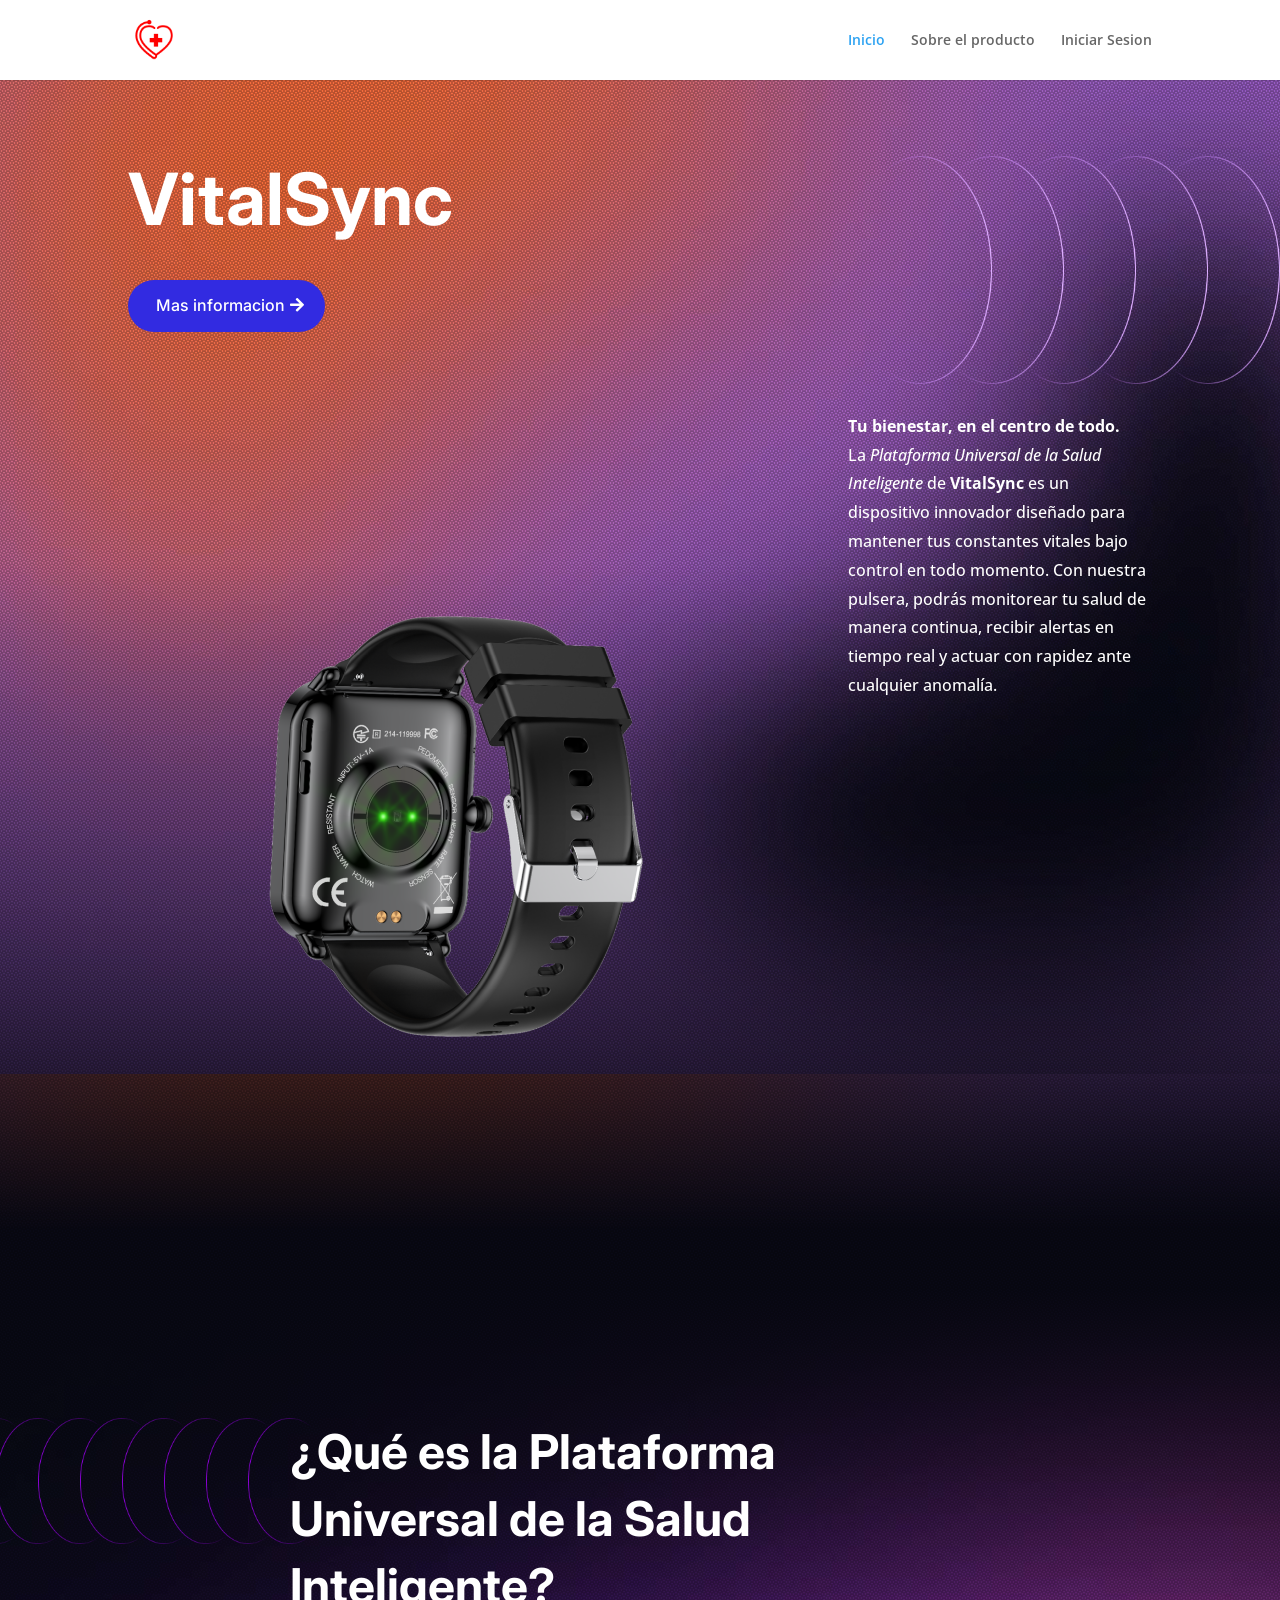
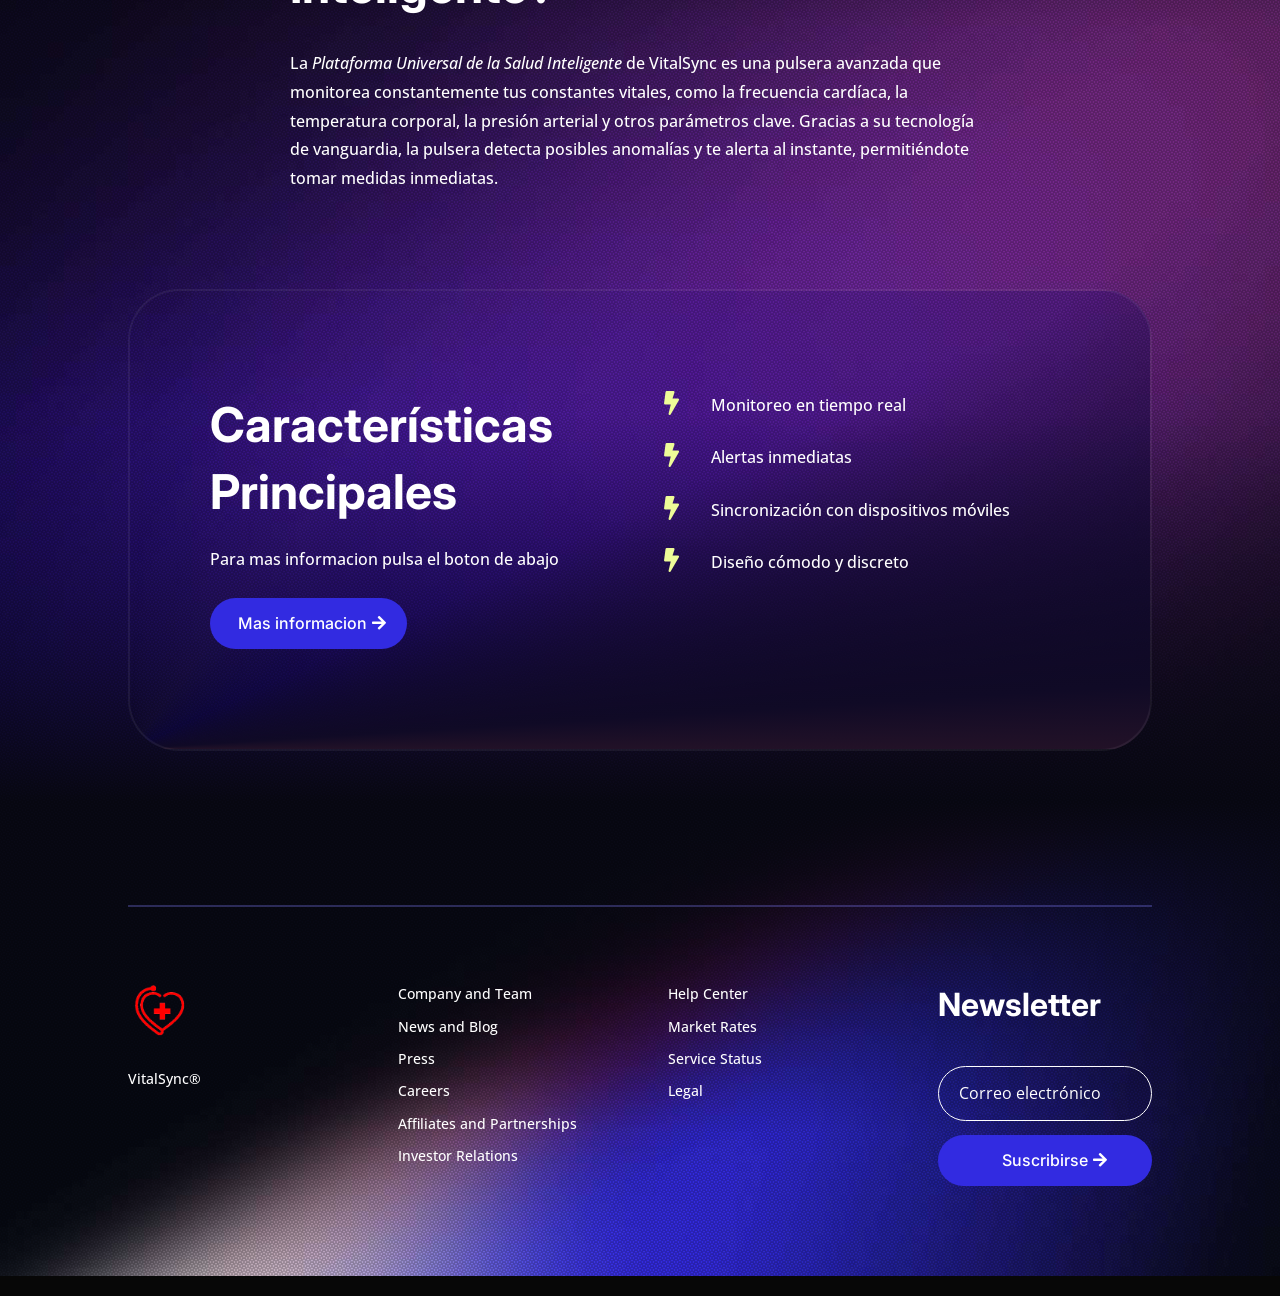
<file: wp vitalsync/index.html>
<!DOCTYPE html> <html lang="es"> <head> 	<meta charset="UTF-8" /> <meta http-equiv="X-UA-Compatible" content="IE=edge"> 	<link rel="pingback" href="http://192.168.190.129/xmlrpc.php" />  	<script type="text/javascript">
		document.documentElement.className = 'js';
	</script>  	<title>VitalSync |</title> <meta name='robots' content='max-image-preview:large' /> 	<style>img:is([sizes="auto" i], [sizes^="auto," i]) { contain-intrinsic-size: 3000px 1500px }</style> 	<script type="text/javascript">
			let jqueryParams=[],jQuery=function(r){return jqueryParams=[...jqueryParams,r],jQuery},$=function(r){return jqueryParams=[...jqueryParams,r],$};window.jQuery=jQuery,window.$=jQuery;let customHeadScripts=!1;jQuery.fn=jQuery.prototype={},$.fn=jQuery.prototype={},jQuery.noConflict=function(r){if(window.jQuery)return jQuery=window.jQuery,$=window.jQuery,customHeadScripts=!0,jQuery.noConflict},jQuery.ready=function(r){jqueryParams=[...jqueryParams,r]},$.ready=function(r){jqueryParams=[...jqueryParams,r]},jQuery.load=function(r){jqueryParams=[...jqueryParams,r]},$.load=function(r){jqueryParams=[...jqueryParams,r]},jQuery.fn.ready=function(r){jqueryParams=[...jqueryParams,r]},$.fn.ready=function(r){jqueryParams=[...jqueryParams,r]};</script><link rel='dns-prefetch' href='//fonts.googleapis.com' /> <link rel="alternate" type="application/rss+xml" title="VitalSync &raquo; Feed" href="http://192.168.190.129/feed/" /> <link rel="alternate" type="application/rss+xml" title="VitalSync &raquo; Feed de los comentarios" href="http://192.168.190.129/comments/feed/" /> <meta content="Divi v.4.23.1" name="generator"/><style id='wp-block-library-theme-inline-css' type='text/css'> .wp-block-audio :where(figcaption){color:#555;font-size:13px;text-align:center}.is-dark-theme .wp-block-audio :where(figcaption){color:#ffffffa6}.wp-block-audio{margin:0 0 1em}.wp-block-code{border:1px solid #ccc;border-radius:4px;font-family:Menlo,Consolas,monaco,monospace;padding:.8em 1em}.wp-block-embed :where(figcaption){color:#555;font-size:13px;text-align:center}.is-dark-theme .wp-block-embed :where(figcaption){color:#ffffffa6}.wp-block-embed{margin:0 0 1em}.blocks-gallery-caption{color:#555;font-size:13px;text-align:center}.is-dark-theme .blocks-gallery-caption{color:#ffffffa6}:root :where(.wp-block-image figcaption){color:#555;font-size:13px;text-align:center}.is-dark-theme :root :where(.wp-block-image figcaption){color:#ffffffa6}.wp-block-image{margin:0 0 1em}.wp-block-pullquote{border-bottom:4px solid;border-top:4px solid;color:currentColor;margin-bottom:1.75em}.wp-block-pullquote cite,.wp-block-pullquote footer,.wp-block-pullquote__citation{color:currentColor;font-size:.8125em;font-style:normal;text-transform:uppercase}.wp-block-quote{border-left:.25em solid;margin:0 0 1.75em;padding-left:1em}.wp-block-quote cite,.wp-block-quote footer{color:currentColor;font-size:.8125em;font-style:normal;position:relative}.wp-block-quote:where(.has-text-align-right){border-left:none;border-right:.25em solid;padding-left:0;padding-right:1em}.wp-block-quote:where(.has-text-align-center){border:none;padding-left:0}.wp-block-quote.is-large,.wp-block-quote.is-style-large,.wp-block-quote:where(.is-style-plain){border:none}.wp-block-search .wp-block-search__label{font-weight:700}.wp-block-search__button{border:1px solid #ccc;padding:.375em .625em}:where(.wp-block-group.has-background){padding:1.25em 2.375em}.wp-block-separator.has-css-opacity{opacity:.4}.wp-block-separator{border:none;border-bottom:2px solid;margin-left:auto;margin-right:auto}.wp-block-separator.has-alpha-channel-opacity{opacity:1}.wp-block-separator:not(.is-style-wide):not(.is-style-dots){width:100px}.wp-block-separator.has-background:not(.is-style-dots){border-bottom:none;height:1px}.wp-block-separator.has-background:not(.is-style-wide):not(.is-style-dots){height:2px}.wp-block-table{margin:0 0 1em}.wp-block-table td,.wp-block-table th{word-break:normal}.wp-block-table :where(figcaption){color:#555;font-size:13px;text-align:center}.is-dark-theme .wp-block-table :where(figcaption){color:#ffffffa6}.wp-block-video :where(figcaption){color:#555;font-size:13px;text-align:center}.is-dark-theme .wp-block-video :where(figcaption){color:#ffffffa6}.wp-block-video{margin:0 0 1em}:root :where(.wp-block-template-part.has-background){margin-bottom:0;margin-top:0;padding:1.25em 2.375em} </style> <style id='global-styles-inline-css' type='text/css'> :root{--wp--preset--aspect-ratio--square: 1;--wp--preset--aspect-ratio--4-3: 4/3;--wp--preset--aspect-ratio--3-4: 3/4;--wp--preset--aspect-ratio--3-2: 3/2;--wp--preset--aspect-ratio--2-3: 2/3;--wp--preset--aspect-ratio--16-9: 16/9;--wp--preset--aspect-ratio--9-16: 9/16;--wp--preset--color--black: #000000;--wp--preset--color--cyan-bluish-gray: #abb8c3;--wp--preset--color--white: #ffffff;--wp--preset--color--pale-pink: #f78da7;--wp--preset--color--vivid-red: #cf2e2e;--wp--preset--color--luminous-vivid-orange: #ff6900;--wp--preset--color--luminous-vivid-amber: #fcb900;--wp--preset--color--light-green-cyan: #7bdcb5;--wp--preset--color--vivid-green-cyan: #00d084;--wp--preset--color--pale-cyan-blue: #8ed1fc;--wp--preset--color--vivid-cyan-blue: #0693e3;--wp--preset--color--vivid-purple: #9b51e0;--wp--preset--gradient--vivid-cyan-blue-to-vivid-purple: linear-gradient(135deg,rgba(6,147,227,1) 0%,rgb(155,81,224) 100%);--wp--preset--gradient--light-green-cyan-to-vivid-green-cyan: linear-gradient(135deg,rgb(122,220,180) 0%,rgb(0,208,130) 100%);--wp--preset--gradient--luminous-vivid-amber-to-luminous-vivid-orange: linear-gradient(135deg,rgba(252,185,0,1) 0%,rgba(255,105,0,1) 100%);--wp--preset--gradient--luminous-vivid-orange-to-vivid-red: linear-gradient(135deg,rgba(255,105,0,1) 0%,rgb(207,46,46) 100%);--wp--preset--gradient--very-light-gray-to-cyan-bluish-gray: linear-gradient(135deg,rgb(238,238,238) 0%,rgb(169,184,195) 100%);--wp--preset--gradient--cool-to-warm-spectrum: linear-gradient(135deg,rgb(74,234,220) 0%,rgb(151,120,209) 20%,rgb(207,42,186) 40%,rgb(238,44,130) 60%,rgb(251,105,98) 80%,rgb(254,248,76) 100%);--wp--preset--gradient--blush-light-purple: linear-gradient(135deg,rgb(255,206,236) 0%,rgb(152,150,240) 100%);--wp--preset--gradient--blush-bordeaux: linear-gradient(135deg,rgb(254,205,165) 0%,rgb(254,45,45) 50%,rgb(107,0,62) 100%);--wp--preset--gradient--luminous-dusk: linear-gradient(135deg,rgb(255,203,112) 0%,rgb(199,81,192) 50%,rgb(65,88,208) 100%);--wp--preset--gradient--pale-ocean: linear-gradient(135deg,rgb(255,245,203) 0%,rgb(182,227,212) 50%,rgb(51,167,181) 100%);--wp--preset--gradient--electric-grass: linear-gradient(135deg,rgb(202,248,128) 0%,rgb(113,206,126) 100%);--wp--preset--gradient--midnight: linear-gradient(135deg,rgb(2,3,129) 0%,rgb(40,116,252) 100%);--wp--preset--font-size--small: 13px;--wp--preset--font-size--medium: 20px;--wp--preset--font-size--large: 36px;--wp--preset--font-size--x-large: 42px;--wp--preset--spacing--20: 0.44rem;--wp--preset--spacing--30: 0.67rem;--wp--preset--spacing--40: 1rem;--wp--preset--spacing--50: 1.5rem;--wp--preset--spacing--60: 2.25rem;--wp--preset--spacing--70: 3.38rem;--wp--preset--spacing--80: 5.06rem;--wp--preset--shadow--natural: 6px 6px 9px rgba(0, 0, 0, 0.2);--wp--preset--shadow--deep: 12px 12px 50px rgba(0, 0, 0, 0.4);--wp--preset--shadow--sharp: 6px 6px 0px rgba(0, 0, 0, 0.2);--wp--preset--shadow--outlined: 6px 6px 0px -3px rgba(255, 255, 255, 1), 6px 6px rgba(0, 0, 0, 1);--wp--preset--shadow--crisp: 6px 6px 0px rgba(0, 0, 0, 1);}:root { --wp--style--global--content-size: 823px;--wp--style--global--wide-size: 1080px; }:where(body) { margin: 0; }.wp-site-blocks > .alignleft { float: left; margin-right: 2em; }.wp-site-blocks > .alignright { float: right; margin-left: 2em; }.wp-site-blocks > .aligncenter { justify-content: center; margin-left: auto; margin-right: auto; }:where(.is-layout-flex){gap: 0.5em;}:where(.is-layout-grid){gap: 0.5em;}.is-layout-flow > .alignleft{float: left;margin-inline-start: 0;margin-inline-end: 2em;}.is-layout-flow > .alignright{float: right;margin-inline-start: 2em;margin-inline-end: 0;}.is-layout-flow > .aligncenter{margin-left: auto !important;margin-right: auto !important;}.is-layout-constrained > .alignleft{float: left;margin-inline-start: 0;margin-inline-end: 2em;}.is-layout-constrained > .alignright{float: right;margin-inline-start: 2em;margin-inline-end: 0;}.is-layout-constrained > .aligncenter{margin-left: auto !important;margin-right: auto !important;}.is-layout-constrained > :where(:not(.alignleft):not(.alignright):not(.alignfull)){max-width: var(--wp--style--global--content-size);margin-left: auto !important;margin-right: auto !important;}.is-layout-constrained > .alignwide{max-width: var(--wp--style--global--wide-size);}body .is-layout-flex{display: flex;}.is-layout-flex{flex-wrap: wrap;align-items: center;}.is-layout-flex > :is(*, div){margin: 0;}body .is-layout-grid{display: grid;}.is-layout-grid > :is(*, div){margin: 0;}body{padding-top: 0px;padding-right: 0px;padding-bottom: 0px;padding-left: 0px;}a:where(:not(.wp-element-button)){text-decoration: underline;}:root :where(.wp-element-button, .wp-block-button__link){background-color: #32373c;border-width: 0;color: #fff;font-family: inherit;font-size: inherit;line-height: inherit;padding: calc(0.667em + 2px) calc(1.333em + 2px);text-decoration: none;}.has-black-color{color: var(--wp--preset--color--black) !important;}.has-cyan-bluish-gray-color{color: var(--wp--preset--color--cyan-bluish-gray) !important;}.has-white-color{color: var(--wp--preset--color--white) !important;}.has-pale-pink-color{color: var(--wp--preset--color--pale-pink) !important;}.has-vivid-red-color{color: var(--wp--preset--color--vivid-red) !important;}.has-luminous-vivid-orange-color{color: var(--wp--preset--color--luminous-vivid-orange) !important;}.has-luminous-vivid-amber-color{color: var(--wp--preset--color--luminous-vivid-amber) !important;}.has-light-green-cyan-color{color: var(--wp--preset--color--light-green-cyan) !important;}.has-vivid-green-cyan-color{color: var(--wp--preset--color--vivid-green-cyan) !important;}.has-pale-cyan-blue-color{color: var(--wp--preset--color--pale-cyan-blue) !important;}.has-vivid-cyan-blue-color{color: var(--wp--preset--color--vivid-cyan-blue) !important;}.has-vivid-purple-color{color: var(--wp--preset--color--vivid-purple) !important;}.has-black-background-color{background-color: var(--wp--preset--color--black) !important;}.has-cyan-bluish-gray-background-color{background-color: var(--wp--preset--color--cyan-bluish-gray) !important;}.has-white-background-color{background-color: var(--wp--preset--color--white) !important;}.has-pale-pink-background-color{background-color: var(--wp--preset--color--pale-pink) !important;}.has-vivid-red-background-color{background-color: var(--wp--preset--color--vivid-red) !important;}.has-luminous-vivid-orange-background-color{background-color: var(--wp--preset--color--luminous-vivid-orange) !important;}.has-luminous-vivid-amber-background-color{background-color: var(--wp--preset--color--luminous-vivid-amber) !important;}.has-light-green-cyan-background-color{background-color: var(--wp--preset--color--light-green-cyan) !important;}.has-vivid-green-cyan-background-color{background-color: var(--wp--preset--color--vivid-green-cyan) !important;}.has-pale-cyan-blue-background-color{background-color: var(--wp--preset--color--pale-cyan-blue) !important;}.has-vivid-cyan-blue-background-color{background-color: var(--wp--preset--color--vivid-cyan-blue) !important;}.has-vivid-purple-background-color{background-color: var(--wp--preset--color--vivid-purple) !important;}.has-black-border-color{border-color: var(--wp--preset--color--black) !important;}.has-cyan-bluish-gray-border-color{border-color: var(--wp--preset--color--cyan-bluish-gray) !important;}.has-white-border-color{border-color: var(--wp--preset--color--white) !important;}.has-pale-pink-border-color{border-color: var(--wp--preset--color--pale-pink) !important;}.has-vivid-red-border-color{border-color: var(--wp--preset--color--vivid-red) !important;}.has-luminous-vivid-orange-border-color{border-color: var(--wp--preset--color--luminous-vivid-orange) !important;}.has-luminous-vivid-amber-border-color{border-color: var(--wp--preset--color--luminous-vivid-amber) !important;}.has-light-green-cyan-border-color{border-color: var(--wp--preset--color--light-green-cyan) !important;}.has-vivid-green-cyan-border-color{border-color: var(--wp--preset--color--vivid-green-cyan) !important;}.has-pale-cyan-blue-border-color{border-color: var(--wp--preset--color--pale-cyan-blue) !important;}.has-vivid-cyan-blue-border-color{border-color: var(--wp--preset--color--vivid-cyan-blue) !important;}.has-vivid-purple-border-color{border-color: var(--wp--preset--color--vivid-purple) !important;}.has-vivid-cyan-blue-to-vivid-purple-gradient-background{background: var(--wp--preset--gradient--vivid-cyan-blue-to-vivid-purple) !important;}.has-light-green-cyan-to-vivid-green-cyan-gradient-background{background: var(--wp--preset--gradient--light-green-cyan-to-vivid-green-cyan) !important;}.has-luminous-vivid-amber-to-luminous-vivid-orange-gradient-background{background: var(--wp--preset--gradient--luminous-vivid-amber-to-luminous-vivid-orange) !important;}.has-luminous-vivid-orange-to-vivid-red-gradient-background{background: var(--wp--preset--gradient--luminous-vivid-orange-to-vivid-red) !important;}.has-very-light-gray-to-cyan-bluish-gray-gradient-background{background: var(--wp--preset--gradient--very-light-gray-to-cyan-bluish-gray) !important;}.has-cool-to-warm-spectrum-gradient-background{background: var(--wp--preset--gradient--cool-to-warm-spectrum) !important;}.has-blush-light-purple-gradient-background{background: var(--wp--preset--gradient--blush-light-purple) !important;}.has-blush-bordeaux-gradient-background{background: var(--wp--preset--gradient--blush-bordeaux) !important;}.has-luminous-dusk-gradient-background{background: var(--wp--preset--gradient--luminous-dusk) !important;}.has-pale-ocean-gradient-background{background: var(--wp--preset--gradient--pale-ocean) !important;}.has-electric-grass-gradient-background{background: var(--wp--preset--gradient--electric-grass) !important;}.has-midnight-gradient-background{background: var(--wp--preset--gradient--midnight) !important;}.has-small-font-size{font-size: var(--wp--preset--font-size--small) !important;}.has-medium-font-size{font-size: var(--wp--preset--font-size--medium) !important;}.has-large-font-size{font-size: var(--wp--preset--font-size--large) !important;}.has-x-large-font-size{font-size: var(--wp--preset--font-size--x-large) !important;} :where(.wp-block-post-template.is-layout-flex){gap: 1.25em;}:where(.wp-block-post-template.is-layout-grid){gap: 1.25em;} :where(.wp-block-columns.is-layout-flex){gap: 2em;}:where(.wp-block-columns.is-layout-grid){gap: 2em;} :root :where(.wp-block-pullquote){font-size: 1.5em;line-height: 1.6;} </style> <link rel='stylesheet' id='et-divi-open-sans-css' href='https://fonts.googleapis.com/css?family=Open+Sans:300italic,400italic,600italic,700italic,800italic,400,300,600,700,800&#038;subset=latin,latin-ext&#038;display=swap' type='text/css' media='all' /> <style id='divi-style-inline-inline-css' type='text/css'> /*! Theme Name: Divi Theme URI: http://www.elegantthemes.com/gallery/divi/ Version: 4.23.1 Description: Smart. Flexible. Beautiful. Divi is the most powerful theme in our collection. Author: Elegant Themes Author URI: http://www.elegantthemes.com License: GNU General Public License v2 License URI: http://www.gnu.org/licenses/gpl-2.0.html */  a,abbr,acronym,address,applet,b,big,blockquote,body,center,cite,code,dd,del,dfn,div,dl,dt,em,fieldset,font,form,h1,h2,h3,h4,h5,h6,html,i,iframe,img,ins,kbd,label,legend,li,object,ol,p,pre,q,s,samp,small,span,strike,strong,sub,sup,tt,u,ul,var{margin:0;padding:0;border:0;outline:0;font-size:100%;-ms-text-size-adjust:100%;-webkit-text-size-adjust:100%;vertical-align:baseline;background:transparent}body{line-height:1}ol,ul{list-style:none}blockquote,q{quotes:none}blockquote:after,blockquote:before,q:after,q:before{content:"";content:none}blockquote{margin:20px 0 30px;border-left:5px solid;padding-left:20px}:focus{outline:0}del{text-decoration:line-through}pre{overflow:auto;padding:10px}figure{margin:0}table{border-collapse:collapse;border-spacing:0}article,aside,footer,header,hgroup,nav,section{display:block}body{font-family:Open Sans,Arial,sans-serif;font-size:14px;color:#666;background-color:#fff;line-height:1.7em;font-weight:500;-webkit-font-smoothing:antialiased;-moz-osx-font-smoothing:grayscale}body.page-template-page-template-blank-php #page-container{padding-top:0!important}body.et_cover_background{background-size:cover!important;background-position:top!important;background-repeat:no-repeat!important;background-attachment:fixed}a{color:#2ea3f2}a,a:hover{text-decoration:none}p{padding-bottom:1em}p:not(.has-background):last-of-type{padding-bottom:0}p.et_normal_padding{padding-bottom:1em}strong{font-weight:700}cite,em,i{font-style:italic}code,pre{font-family:Courier New,monospace;margin-bottom:10px}ins{text-decoration:none}sub,sup{height:0;line-height:1;position:relative;vertical-align:baseline}sup{bottom:.8em}sub{top:.3em}dl{margin:0 0 1.5em}dl dt{font-weight:700}dd{margin-left:1.5em}blockquote p{padding-bottom:0}embed,iframe,object,video{max-width:100%}h1,h2,h3,h4,h5,h6{color:#333;padding-bottom:10px;line-height:1em;font-weight:500}h1 a,h2 a,h3 a,h4 a,h5 a,h6 a{color:inherit}h1{font-size:30px}h2{font-size:26px}h3{font-size:22px}h4{font-size:18px}h5{font-size:16px}h6{font-size:14px}input{-webkit-appearance:none}input[type=checkbox]{-webkit-appearance:checkbox}input[type=radio]{-webkit-appearance:radio}input.text,input.title,input[type=email],input[type=password],input[type=tel],input[type=text],select,textarea{background-color:#fff;border:1px solid #bbb;padding:2px;color:#4e4e4e}input.text:focus,input.title:focus,input[type=text]:focus,select:focus,textarea:focus{border-color:#2d3940;color:#3e3e3e}input.text,input.title,input[type=text],select,textarea{margin:0}textarea{padding:4px}button,input,select,textarea{font-family:inherit}img{max-width:100%;height:auto}.clear{clear:both}br.clear{margin:0;padding:0}.pagination{clear:both}#et_search_icon:hover,.et-social-icon a:hover,.et_password_protected_form .et_submit_button,.form-submit .et_pb_buttontton.alt.disabled,.nav-single a,.posted_in a{color:#2ea3f2}.et-search-form,blockquote{border-color:#2ea3f2}#main-content{background-color:#fff}.container{width:80%;max-width:1080px;margin:auto;position:relative}body:not(.et-tb) #main-content .container,body:not(.et-tb-has-header) #main-content .container{padding-top:58px}.et_full_width_page #main-content .container:before{display:none}.main_title{margin-bottom:20px}.et_password_protected_form .et_submit_button:hover,.form-submit .et_pb_button:hover{background:rgba(0,0,0,.05)}.et_button_icon_visible .et_pb_button{padding-right:2em;padding-left:.7em}.et_button_icon_visible .et_pb_button:after{opacity:1;margin-left:0}.et_button_left .et_pb_button:hover:after{left:.15em}.et_button_left .et_pb_button:after{margin-left:0;left:1em}.et_button_icon_visible.et_button_left .et_pb_button,.et_button_left .et_pb_button:hover,.et_button_left .et_pb_module .et_pb_button:hover{padding-left:2em;padding-right:.7em}.et_button_icon_visible.et_button_left .et_pb_button:after,.et_button_left .et_pb_button:hover:after{left:.15em}.et_password_protected_form .et_submit_button:hover,.form-submit .et_pb_button:hover{padding:.3em 1em}.et_button_no_icon .et_pb_button:after{display:none}.et_button_no_icon.et_button_icon_visible.et_button_left .et_pb_button,.et_button_no_icon.et_button_left .et_pb_button:hover,.et_button_no_icon .et_pb_button,.et_button_no_icon .et_pb_button:hover{padding:.3em 1em!important}.et_button_custom_icon .et_pb_button:after{line-height:1.7em}.et_button_custom_icon.et_button_icon_visible .et_pb_button:after,.et_button_custom_icon .et_pb_button:hover:after{margin-left:.3em}#left-area .post_format-post-format-gallery .wp-block-gallery:first-of-type{padding:0;margin-bottom:-16px}.entry-content table:not(.variations){border:1px solid #eee;margin:0 0 15px;text-align:left;width:100%}.entry-content thead th,.entry-content tr th{color:#555;font-weight:700;padding:9px 24px}.entry-content tr td{border-top:1px solid #eee;padding:6px 24px}#left-area ul,.entry-content ul,.et-l--body ul,.et-l--footer ul,.et-l--header ul{list-style-type:disc;padding:0 0 23px 1em;line-height:26px}#left-area ol,.entry-content ol,.et-l--body ol,.et-l--footer ol,.et-l--header ol{list-style-type:decimal;list-style-position:inside;padding:0 0 23px;line-height:26px}#left-area ul li ul,.entry-content ul li ol{padding:2px 0 2px 20px}#left-area ol li ul,.entry-content ol li ol,.et-l--body ol li ol,.et-l--footer ol li ol,.et-l--header ol li ol{padding:2px 0 2px 35px}#left-area ul.wp-block-gallery{display:-webkit-box;display:-ms-flexbox;display:flex;-ms-flex-wrap:wrap;flex-wrap:wrap;list-style-type:none;padding:0}#left-area ul.products{padding:0!important;line-height:1.7!important;list-style:none!important}.gallery-item a{display:block}.gallery-caption,.gallery-item a{width:90%}#wpadminbar{z-index:100001}#left-area .post-meta{font-size:14px;padding-bottom:15px}#left-area .post-meta a{text-decoration:none;color:#666}#left-area .et_featured_image{padding-bottom:7px}.single .post{padding-bottom:25px}body.single .et_audio_content{margin-bottom:-6px}.nav-single a{text-decoration:none;color:#2ea3f2;font-size:14px;font-weight:400}.nav-previous{float:left}.nav-next{float:right}.et_password_protected_form p input{background-color:#eee;border:none!important;width:100%!important;border-radius:0!important;font-size:14px;color:#999!important;padding:16px!important;-webkit-box-sizing:border-box;box-sizing:border-box}.et_password_protected_form label{display:none}.et_password_protected_form .et_submit_button{font-family:inherit;display:block;float:right;margin:8px auto 0;cursor:pointer}.post-password-required p.nocomments.container{max-width:100%}.post-password-required p.nocomments.container:before{display:none}.aligncenter,div.post .new-post .aligncenter{display:block;margin-left:auto;margin-right:auto}.wp-caption{border:1px solid #ddd;text-align:center;background-color:#f3f3f3;margin-bottom:10px;max-width:96%;padding:8px}.wp-caption.alignleft{margin:0 30px 20px 0}.wp-caption.alignright{margin:0 0 20px 30px}.wp-caption img{margin:0;padding:0;border:0}.wp-caption p.wp-caption-text{font-size:12px;padding:0 4px 5px;margin:0}.alignright{float:right}.alignleft{float:left}img.alignleft{display:inline;float:left;margin-right:15px}img.alignright{display:inline;float:right;margin-left:15px}.page.et_pb_pagebuilder_layout #main-content{background-color:transparent}body #main-content .et_builder_inner_content>h1,body #main-content .et_builder_inner_content>h2,body #main-content .et_builder_inner_content>h3,body #main-content .et_builder_inner_content>h4,body #main-content .et_builder_inner_content>h5,body #main-content .et_builder_inner_content>h6{line-height:1.4em}body #main-content .et_builder_inner_content>p{line-height:1.7em}.wp-block-pullquote{margin:20px 0 30px}.wp-block-pullquote.has-background blockquote{border-left:none}.wp-block-group.has-background{padding:1.5em 1.5em .5em}@media (min-width:981px){#left-area{width:79.125%;padding-bottom:23px}#main-content .container:before{content:"";position:absolute;top:0;height:100%;width:1px;background-color:#e2e2e2}.et_full_width_page #left-area,.et_no_sidebar #left-area{float:none;width:100%!important}.et_full_width_page #left-area{padding-bottom:0}.et_no_sidebar #main-content .container:before{display:none}}@media (max-width:980px){#page-container{padding-top:80px}.et-tb #page-container,.et-tb-has-header #page-container{padding-top:0!important}#left-area,#sidebar{width:100%!important}#main-content .container:before{display:none!important}.et_full_width_page .et_gallery_item:nth-child(4n+1){clear:none}}@media print{#page-container{padding-top:0!important}}#wp-admin-bar-et-use-visual-builder a:before{font-family:ETmodules!important;content:"\e625";font-size:30px!important;width:28px;margin-top:-3px;color:#974df3!important}#wp-admin-bar-et-use-visual-builder:hover a:before{color:#fff!important}#wp-admin-bar-et-use-visual-builder:hover a,#wp-admin-bar-et-use-visual-builder a:hover{transition:background-color .5s ease;-webkit-transition:background-color .5s ease;-moz-transition:background-color .5s ease;background-color:#7e3bd0!important;color:#fff!important}* html .clearfix,:first-child+html .clearfix{zoom:1}.iphone .et_pb_section_video_bg video::-webkit-media-controls-start-playback-button{display:none!important;-webkit-appearance:none}.et_mobile_device .et_pb_section_parallax .et_pb_parallax_css{background-attachment:scroll}.et-social-facebook a.icon:before{content:"\e093"}.et-social-twitter a.icon:before{content:"\e094"}.et-social-google-plus a.icon:before{content:"\e096"}.et-social-instagram a.icon:before{content:"\e09a"}.et-social-rss a.icon:before{content:"\e09e"}.ai1ec-single-event:after{content:" ";display:table;clear:both}.evcal_event_details .evcal_evdata_cell .eventon_details_shading_bot.eventon_details_shading_bot{z-index:3}.wp-block-divi-layout{margin-bottom:1em}*{-webkit-box-sizing:border-box;box-sizing:border-box}#et-info-email:before,#et-info-phone:before,#et_search_icon:before,.comment-reply-link:after,.et-cart-info span:before,.et-pb-arrow-next:before,.et-pb-arrow-prev:before,.et-social-icon a:before,.et_audio_container .mejs-playpause-button button:before,.et_audio_container .mejs-volume-button button:before,.et_overlay:before,.et_password_protected_form .et_submit_button:after,.et_pb_button:after,.et_pb_contact_reset:after,.et_pb_contact_submit:after,.et_pb_font_icon:before,.et_pb_newsletter_button:after,.et_pb_pricing_table_button:after,.et_pb_promo_button:after,.et_pb_testimonial:before,.et_pb_toggle_title:before,.form-submit .et_pb_button:after,.mobile_menu_bar:before,a.et_pb_more_button:after{font-family:ETmodules!important;speak:none;font-style:normal;font-weight:400;-webkit-font-feature-settings:normal;font-feature-settings:normal;font-variant:normal;text-transform:none;line-height:1;-webkit-font-smoothing:antialiased;-moz-osx-font-smoothing:grayscale;text-shadow:0 0;direction:ltr}.et-pb-icon,.et_pb_custom_button_icon.et_pb_button:after,.et_pb_login .et_pb_custom_button_icon.et_pb_button:after,.et_pb_woo_custom_button_icon .button.et_pb_custom_button_icon.et_pb_button:after,.et_pb_woo_custom_button_icon .button.et_pb_custom_button_icon.et_pb_button:hover:after{content:attr(data-icon)}.et-pb-icon{font-family:ETmodules;speak:none;font-weight:400;-webkit-font-feature-settings:normal;font-feature-settings:normal;font-variant:normal;text-transform:none;line-height:1;-webkit-font-smoothing:antialiased;font-size:96px;font-style:normal;display:inline-block;-webkit-box-sizing:border-box;box-sizing:border-box;direction:ltr}#et-ajax-saving{display:none;-webkit-transition:background .3s,-webkit-box-shadow .3s;transition:background .3s,-webkit-box-shadow .3s;transition:background .3s,box-shadow .3s;transition:background .3s,box-shadow .3s,-webkit-box-shadow .3s;-webkit-box-shadow:rgba(0,139,219,.247059) 0 0 60px;box-shadow:0 0 60px rgba(0,139,219,.247059);position:fixed;top:50%;left:50%;width:50px;height:50px;background:#fff;border-radius:50px;margin:-25px 0 0 -25px;z-index:999999;text-align:center}#et-ajax-saving img{margin:9px}.et-safe-mode-indicator,.et-safe-mode-indicator:focus,.et-safe-mode-indicator:hover{-webkit-box-shadow:0 5px 10px rgba(41,196,169,.15);box-shadow:0 5px 10px rgba(41,196,169,.15);background:#29c4a9;color:#fff;font-size:14px;font-weight:600;padding:12px;line-height:16px;border-radius:3px;position:fixed;bottom:30px;right:30px;z-index:999999;text-decoration:none;font-family:Open Sans,sans-serif;-webkit-font-smoothing:antialiased;-moz-osx-font-smoothing:grayscale}.et_pb_button{font-size:20px;font-weight:500;padding:.3em 1em;line-height:1.7em!important;background-color:transparent;background-size:cover;background-position:50%;background-repeat:no-repeat;border:2px solid;border-radius:3px;-webkit-transition-duration:.2s;transition-duration:.2s;-webkit-transition-property:all!important;transition-property:all!important}.et_pb_button,.et_pb_button_inner{position:relative}.et_pb_button:hover,.et_pb_module .et_pb_button:hover{border:2px solid transparent;padding:.3em 2em .3em .7em}.et_pb_button:hover{background-color:hsla(0,0%,100%,.2)}.et_pb_bg_layout_light.et_pb_button:hover,.et_pb_bg_layout_light .et_pb_button:hover{background-color:rgba(0,0,0,.05)}.et_pb_button:after,.et_pb_button:before{font-size:32px;line-height:1em;content:"\35";opacity:0;position:absolute;margin-left:-1em;-webkit-transition:all .2s;transition:all .2s;text-transform:none;-webkit-font-feature-settings:"kern" off;font-feature-settings:"kern" off;font-variant:none;font-style:normal;font-weight:400;text-shadow:none}.et_pb_button.et_hover_enabled:hover:after,.et_pb_button.et_pb_hovered:hover:after{-webkit-transition:none!important;transition:none!important}.et_pb_button:before{display:none}.et_pb_button:hover:after{opacity:1;margin-left:0}.et_pb_column_1_3 h1,.et_pb_column_1_4 h1,.et_pb_column_1_5 h1,.et_pb_column_1_6 h1,.et_pb_column_2_5 h1{font-size:26px}.et_pb_column_1_3 h2,.et_pb_column_1_4 h2,.et_pb_column_1_5 h2,.et_pb_column_1_6 h2,.et_pb_column_2_5 h2{font-size:23px}.et_pb_column_1_3 h3,.et_pb_column_1_4 h3,.et_pb_column_1_5 h3,.et_pb_column_1_6 h3,.et_pb_column_2_5 h3{font-size:20px}.et_pb_column_1_3 h4,.et_pb_column_1_4 h4,.et_pb_column_1_5 h4,.et_pb_column_1_6 h4,.et_pb_column_2_5 h4{font-size:18px}.et_pb_column_1_3 h5,.et_pb_column_1_4 h5,.et_pb_column_1_5 h5,.et_pb_column_1_6 h5,.et_pb_column_2_5 h5{font-size:16px}.et_pb_column_1_3 h6,.et_pb_column_1_4 h6,.et_pb_column_1_5 h6,.et_pb_column_1_6 h6,.et_pb_column_2_5 h6{font-size:15px}.et_pb_bg_layout_dark,.et_pb_bg_layout_dark h1,.et_pb_bg_layout_dark h2,.et_pb_bg_layout_dark h3,.et_pb_bg_layout_dark h4,.et_pb_bg_layout_dark h5,.et_pb_bg_layout_dark h6{color:#fff!important}.et_pb_module.et_pb_text_align_left{text-align:left}.et_pb_module.et_pb_text_align_center{text-align:center}.et_pb_module.et_pb_text_align_right{text-align:right}.et_pb_module.et_pb_text_align_justified{text-align:justify}.clearfix:after{visibility:hidden;display:block;font-size:0;content:" ";clear:both;height:0}.et_pb_bg_layout_light .et_pb_more_button{color:#2ea3f2}.et_builder_inner_content{position:relative;z-index:1}header .et_builder_inner_content{z-index:2}.et_pb_css_mix_blend_mode_passthrough{mix-blend-mode:unset!important}.et_pb_image_container{margin:-20px -20px 29px}.et_pb_module_inner{position:relative}.et_hover_enabled_preview{z-index:2}.et_hover_enabled:hover{position:relative;z-index:2}.et_pb_all_tabs,.et_pb_module,.et_pb_posts_nav a,.et_pb_tab,.et_pb_with_background{position:relative;background-size:cover;background-position:50%;background-repeat:no-repeat}.et_pb_background_mask,.et_pb_background_pattern{bottom:0;left:0;position:absolute;right:0;top:0}.et_pb_background_mask{background-size:calc(100% + 2px) calc(100% + 2px);background-repeat:no-repeat;background-position:50%;overflow:hidden}.et_pb_background_pattern{background-position:0 0;background-repeat:repeat}.et_pb_with_border{position:relative;border:0 solid #333}.post-password-required .et_pb_row{padding:0;width:100%}.post-password-required .et_password_protected_form{min-height:0}body.et_pb_pagebuilder_layout.et_pb_show_title .post-password-required .et_password_protected_form h1,body:not(.et_pb_pagebuilder_layout) .post-password-required .et_password_protected_form h1{display:none}.et_pb_no_bg{padding:0!important}.et_overlay.et_pb_inline_icon:before,.et_pb_inline_icon:before{content:attr(data-icon)}.et_pb_more_button{color:inherit;text-shadow:none;text-decoration:none;display:inline-block;margin-top:20px}.et_parallax_bg_wrap{overflow:hidden;position:absolute;top:0;right:0;bottom:0;left:0}.et_parallax_bg{background-repeat:no-repeat;background-position:top;background-size:cover;position:absolute;bottom:0;left:0;width:100%;height:100%;display:block}.et_parallax_bg.et_parallax_bg__hover,.et_parallax_bg.et_parallax_bg_phone,.et_parallax_bg.et_parallax_bg_tablet,.et_parallax_gradient.et_parallax_gradient__hover,.et_parallax_gradient.et_parallax_gradient_phone,.et_parallax_gradient.et_parallax_gradient_tablet,.et_pb_section_parallax_hover:hover .et_parallax_bg:not(.et_parallax_bg__hover),.et_pb_section_parallax_hover:hover .et_parallax_gradient:not(.et_parallax_gradient__hover){display:none}.et_pb_section_parallax_hover:hover .et_parallax_bg.et_parallax_bg__hover,.et_pb_section_parallax_hover:hover .et_parallax_gradient.et_parallax_gradient__hover{display:block}.et_parallax_gradient{bottom:0;display:block;left:0;position:absolute;right:0;top:0}.et_pb_module.et_pb_section_parallax,.et_pb_posts_nav a.et_pb_section_parallax,.et_pb_tab.et_pb_section_parallax{position:relative}.et_pb_section_parallax .et_pb_parallax_css,.et_pb_slides .et_parallax_bg.et_pb_parallax_css{background-attachment:fixed}body.et-bfb .et_pb_section_parallax .et_pb_parallax_css,body.et-bfb .et_pb_slides .et_parallax_bg.et_pb_parallax_css{background-attachment:scroll;bottom:auto}.et_pb_section_parallax.et_pb_column .et_pb_module,.et_pb_section_parallax.et_pb_row .et_pb_column,.et_pb_section_parallax.et_pb_row .et_pb_module{z-index:9;position:relative}.et_pb_more_button:hover:after{opacity:1;margin-left:0}.et_pb_preload .et_pb_section_video_bg,.et_pb_preload>div{visibility:hidden}.et_pb_preload,.et_pb_section.et_pb_section_video.et_pb_preload{position:relative;background:#464646!important}.et_pb_preload:before{content:"";position:absolute;top:50%;left:50%;background:url(./images/preloader.gif) no-repeat;border-radius:32px;width:32px;height:32px;margin:-16px 0 0 -16px}.box-shadow-overlay{position:absolute;top:0;left:0;width:100%;height:100%;z-index:10;pointer-events:none}.et_pb_section>.box-shadow-overlay~.et_pb_row{z-index:11}body.safari .section_has_divider{will-change:transform}.et_pb_row>.box-shadow-overlay{z-index:8}.has-box-shadow-overlay{position:relative}.et_clickable{cursor:pointer}.screen-reader-text{border:0;clip:rect(1px,1px,1px,1px);-webkit-clip-path:inset(50%);clip-path:inset(50%);height:1px;margin:-1px;overflow:hidden;padding:0;position:absolute!important;width:1px;word-wrap:normal!important}.et_multi_view_hidden,.et_multi_view_hidden_image{display:none!important}@keyframes multi-view-image-fade{0%{opacity:0}10%{opacity:.1}20%{opacity:.2}30%{opacity:.3}40%{opacity:.4}50%{opacity:.5}60%{opacity:.6}70%{opacity:.7}80%{opacity:.8}90%{opacity:.9}to{opacity:1}}.et_multi_view_image__loading{visibility:hidden}.et_multi_view_image__loaded{-webkit-animation:multi-view-image-fade .5s;animation:multi-view-image-fade .5s}#et-pb-motion-effects-offset-tracker{visibility:hidden!important;opacity:0;position:absolute;top:0;left:0}.et-pb-before-scroll-animation{opacity:0}header.et-l.et-l--header:after{clear:both;display:block;content:""}.et_pb_module{-webkit-animation-timing-function:linear;animation-timing-function:linear;-webkit-animation-duration:.2s;animation-duration:.2s}@-webkit-keyframes fadeBottom{0%{opacity:0;-webkit-transform:translateY(10%);transform:translateY(10%)}to{opacity:1;-webkit-transform:translateY(0);transform:translateY(0)}}@keyframes fadeBottom{0%{opacity:0;-webkit-transform:translateY(10%);transform:translateY(10%)}to{opacity:1;-webkit-transform:translateY(0);transform:translateY(0)}}@-webkit-keyframes fadeLeft{0%{opacity:0;-webkit-transform:translateX(-10%);transform:translateX(-10%)}to{opacity:1;-webkit-transform:translateX(0);transform:translateX(0)}}@keyframes fadeLeft{0%{opacity:0;-webkit-transform:translateX(-10%);transform:translateX(-10%)}to{opacity:1;-webkit-transform:translateX(0);transform:translateX(0)}}@-webkit-keyframes fadeRight{0%{opacity:0;-webkit-transform:translateX(10%);transform:translateX(10%)}to{opacity:1;-webkit-transform:translateX(0);transform:translateX(0)}}@keyframes fadeRight{0%{opacity:0;-webkit-transform:translateX(10%);transform:translateX(10%)}to{opacity:1;-webkit-transform:translateX(0);transform:translateX(0)}}@-webkit-keyframes fadeTop{0%{opacity:0;-webkit-transform:translateY(-10%);transform:translateY(-10%)}to{opacity:1;-webkit-transform:translateX(0);transform:translateX(0)}}@keyframes fadeTop{0%{opacity:0;-webkit-transform:translateY(-10%);transform:translateY(-10%)}to{opacity:1;-webkit-transform:translateX(0);transform:translateX(0)}}@-webkit-keyframes fadeIn{0%{opacity:0}to{opacity:1}}@keyframes fadeIn{0%{opacity:0}to{opacity:1}}.et-waypoint:not(.et_pb_counters){opacity:0}@media (min-width:981px){.et_pb_section.et_section_specialty div.et_pb_row .et_pb_column .et_pb_column .et_pb_module.et-last-child,.et_pb_section.et_section_specialty div.et_pb_row .et_pb_column .et_pb_column .et_pb_module:last-child,.et_pb_section.et_section_specialty div.et_pb_row .et_pb_column .et_pb_row_inner .et_pb_column .et_pb_module.et-last-child,.et_pb_section.et_section_specialty div.et_pb_row .et_pb_column .et_pb_row_inner .et_pb_column .et_pb_module:last-child,.et_pb_section div.et_pb_row .et_pb_column .et_pb_module.et-last-child,.et_pb_section div.et_pb_row .et_pb_column .et_pb_module:last-child{margin-bottom:0}}@media (max-width:980px){.et_overlay.et_pb_inline_icon_tablet:before,.et_pb_inline_icon_tablet:before{content:attr(data-icon-tablet)}.et_parallax_bg.et_parallax_bg_tablet_exist,.et_parallax_gradient.et_parallax_gradient_tablet_exist{display:none}.et_parallax_bg.et_parallax_bg_tablet,.et_parallax_gradient.et_parallax_gradient_tablet{display:block}.et_pb_column .et_pb_module{margin-bottom:30px}.et_pb_row .et_pb_column .et_pb_module.et-last-child,.et_pb_row .et_pb_column .et_pb_module:last-child,.et_section_specialty .et_pb_row .et_pb_column .et_pb_module.et-last-child,.et_section_specialty .et_pb_row .et_pb_column .et_pb_module:last-child{margin-bottom:0}.et_pb_more_button{display:inline-block!important}.et_pb_bg_layout_light_tablet.et_pb_button,.et_pb_bg_layout_light_tablet.et_pb_module.et_pb_button,.et_pb_bg_layout_light_tablet .et_pb_more_button{color:#2ea3f2}.et_pb_bg_layout_light_tablet .et_pb_forgot_password a{color:#666}.et_pb_bg_layout_light_tablet h1,.et_pb_bg_layout_light_tablet h2,.et_pb_bg_layout_light_tablet h3,.et_pb_bg_layout_light_tablet h4,.et_pb_bg_layout_light_tablet h5,.et_pb_bg_layout_light_tablet h6{color:#333!important}.et_pb_module .et_pb_bg_layout_light_tablet.et_pb_button{color:#2ea3f2!important}.et_pb_bg_layout_light_tablet{color:#666!important}.et_pb_bg_layout_dark_tablet,.et_pb_bg_layout_dark_tablet h1,.et_pb_bg_layout_dark_tablet h2,.et_pb_bg_layout_dark_tablet h3,.et_pb_bg_layout_dark_tablet h4,.et_pb_bg_layout_dark_tablet h5,.et_pb_bg_layout_dark_tablet h6{color:#fff!important}.et_pb_bg_layout_dark_tablet.et_pb_button,.et_pb_bg_layout_dark_tablet.et_pb_module.et_pb_button,.et_pb_bg_layout_dark_tablet .et_pb_more_button{color:inherit}.et_pb_bg_layout_dark_tablet .et_pb_forgot_password a{color:#fff}.et_pb_module.et_pb_text_align_left-tablet{text-align:left}.et_pb_module.et_pb_text_align_center-tablet{text-align:center}.et_pb_module.et_pb_text_align_right-tablet{text-align:right}.et_pb_module.et_pb_text_align_justified-tablet{text-align:justify}}@media (max-width:767px){.et_pb_more_button{display:inline-block!important}.et_overlay.et_pb_inline_icon_phone:before,.et_pb_inline_icon_phone:before{content:attr(data-icon-phone)}.et_parallax_bg.et_parallax_bg_phone_exist,.et_parallax_gradient.et_parallax_gradient_phone_exist{display:none}.et_parallax_bg.et_parallax_bg_phone,.et_parallax_gradient.et_parallax_gradient_phone{display:block}.et-hide-mobile{display:none!important}.et_pb_bg_layout_light_phone.et_pb_button,.et_pb_bg_layout_light_phone.et_pb_module.et_pb_button,.et_pb_bg_layout_light_phone .et_pb_more_button{color:#2ea3f2}.et_pb_bg_layout_light_phone .et_pb_forgot_password a{color:#666}.et_pb_bg_layout_light_phone h1,.et_pb_bg_layout_light_phone h2,.et_pb_bg_layout_light_phone h3,.et_pb_bg_layout_light_phone h4,.et_pb_bg_layout_light_phone h5,.et_pb_bg_layout_light_phone h6{color:#333!important}.et_pb_module .et_pb_bg_layout_light_phone.et_pb_button{color:#2ea3f2!important}.et_pb_bg_layout_light_phone{color:#666!important}.et_pb_bg_layout_dark_phone,.et_pb_bg_layout_dark_phone h1,.et_pb_bg_layout_dark_phone h2,.et_pb_bg_layout_dark_phone h3,.et_pb_bg_layout_dark_phone h4,.et_pb_bg_layout_dark_phone h5,.et_pb_bg_layout_dark_phone h6{color:#fff!important}.et_pb_bg_layout_dark_phone.et_pb_button,.et_pb_bg_layout_dark_phone.et_pb_module.et_pb_button,.et_pb_bg_layout_dark_phone .et_pb_more_button{color:inherit}.et_pb_module .et_pb_bg_layout_dark_phone.et_pb_button{color:#fff!important}.et_pb_bg_layout_dark_phone .et_pb_forgot_password a{color:#fff}.et_pb_module.et_pb_text_align_left-phone{text-align:left}.et_pb_module.et_pb_text_align_center-phone{text-align:center}.et_pb_module.et_pb_text_align_right-phone{text-align:right}.et_pb_module.et_pb_text_align_justified-phone{text-align:justify}}@media (max-width:479px){a.et_pb_more_button{display:block}}@media (min-width:768px) and (max-width:980px){[data-et-multi-view-load-tablet-hidden=true]:not(.et_multi_view_swapped){display:none!important}}@media (max-width:767px){[data-et-multi-view-load-phone-hidden=true]:not(.et_multi_view_swapped){display:none!important}}.et_pb_menu.et_pb_menu--style-inline_centered_logo .et_pb_menu__menu nav ul{-webkit-box-pack:center;-ms-flex-pack:center;justify-content:center}@-webkit-keyframes multi-view-image-fade{0%{-webkit-transform:scale(1);transform:scale(1);opacity:1}50%{-webkit-transform:scale(1.01);transform:scale(1.01);opacity:1}to{-webkit-transform:scale(1);transform:scale(1);opacity:1}} </style> <style id='divi-dynamic-critical-inline-css' type='text/css'> @font-face{font-family:ETmodules;font-display:block;src:url(./fonts/modules.eot);src:url(./fonts/modules.eot?#iefix) format("embedded-opentype"),url(./fonts/modules.woff) format("woff"),url(./fonts/modules.ttf) format("truetype"),url(//192.168.190.129/wp-content/themes/Divi/core/admin/fonts/modules/base/modules.svg#ETmodules) format("svg");font-weight:400;font-style:normal} @font-face{font-family:FontAwesome;font-style:normal;font-weight:400;font-display:block;src:url(./fonts/fa-regular-400.eot);src:url(./fonts/fa-regular-400.eot?#iefix) format("embedded-opentype"),url(./fonts/fa-regular-400.woff2) format("woff2"),url(./fonts/fa-regular-400.woff) format("woff"),url(./fonts/fa-regular-400.ttf) format("truetype"),url(//192.168.190.129/wp-content/themes/Divi/core/admin/fonts/fontawesome/fa-regular-400.svg#fontawesome) format("svg")}@font-face{font-family:FontAwesome;font-style:normal;font-weight:900;font-display:block;src:url(./fonts/fa-solid-900.eot);src:url(./fonts/fa-solid-900.eot?#iefix) format("embedded-opentype"),url(./fonts/fa-solid-900.woff2) format("woff2"),url(./fonts/fa-solid-900.woff) format("woff"),url(./fonts/fa-solid-900.ttf) format("truetype"),url(//192.168.190.129/wp-content/themes/Divi/core/admin/fonts/fontawesome/fa-solid-900.svg#fontawesome) format("svg")}@font-face{font-family:FontAwesome;font-style:normal;font-weight:400;font-display:block;src:url(./fonts/fa-brands-400.eot);src:url(./fonts/fa-brands-400.eot?#iefix) format("embedded-opentype"),url(./fonts/fa-brands-400.woff2) format("woff2"),url(./fonts/fa-brands-400.woff) format("woff"),url(./fonts/fa-brands-400.ttf) format("truetype"),url(//192.168.190.129/wp-content/themes/Divi/core/admin/fonts/fontawesome/fa-brands-400.svg#fontawesome) format("svg")} @media (min-width:981px){.et_pb_gutters3 .et_pb_column,.et_pb_gutters3.et_pb_row .et_pb_column{margin-right:5.5%}.et_pb_gutters3 .et_pb_column_4_4,.et_pb_gutters3.et_pb_row .et_pb_column_4_4{width:100%}.et_pb_gutters3 .et_pb_column_4_4 .et_pb_module,.et_pb_gutters3.et_pb_row .et_pb_column_4_4 .et_pb_module{margin-bottom:2.75%}.et_pb_gutters3 .et_pb_column_3_4,.et_pb_gutters3.et_pb_row .et_pb_column_3_4{width:73.625%}.et_pb_gutters3 .et_pb_column_3_4 .et_pb_module,.et_pb_gutters3.et_pb_row .et_pb_column_3_4 .et_pb_module{margin-bottom:3.735%}.et_pb_gutters3 .et_pb_column_2_3,.et_pb_gutters3.et_pb_row .et_pb_column_2_3{width:64.833%}.et_pb_gutters3 .et_pb_column_2_3 .et_pb_module,.et_pb_gutters3.et_pb_row .et_pb_column_2_3 .et_pb_module{margin-bottom:4.242%}.et_pb_gutters3 .et_pb_column_3_5,.et_pb_gutters3.et_pb_row .et_pb_column_3_5{width:57.8%}.et_pb_gutters3 .et_pb_column_3_5 .et_pb_module,.et_pb_gutters3.et_pb_row .et_pb_column_3_5 .et_pb_module{margin-bottom:4.758%}.et_pb_gutters3 .et_pb_column_1_2,.et_pb_gutters3.et_pb_row .et_pb_column_1_2{width:47.25%}.et_pb_gutters3 .et_pb_column_1_2 .et_pb_module,.et_pb_gutters3.et_pb_row .et_pb_column_1_2 .et_pb_module{margin-bottom:5.82%}.et_pb_gutters3 .et_pb_column_2_5,.et_pb_gutters3.et_pb_row .et_pb_column_2_5{width:36.7%}.et_pb_gutters3 .et_pb_column_2_5 .et_pb_module,.et_pb_gutters3.et_pb_row .et_pb_column_2_5 .et_pb_module{margin-bottom:7.493%}.et_pb_gutters3 .et_pb_column_1_3,.et_pb_gutters3.et_pb_row .et_pb_column_1_3{width:29.6667%}.et_pb_gutters3 .et_pb_column_1_3 .et_pb_module,.et_pb_gutters3.et_pb_row .et_pb_column_1_3 .et_pb_module{margin-bottom:9.27%}.et_pb_gutters3 .et_pb_column_1_4,.et_pb_gutters3.et_pb_row .et_pb_column_1_4{width:20.875%}.et_pb_gutters3 .et_pb_column_1_4 .et_pb_module,.et_pb_gutters3.et_pb_row .et_pb_column_1_4 .et_pb_module{margin-bottom:13.174%}.et_pb_gutters3 .et_pb_column_1_5,.et_pb_gutters3.et_pb_row .et_pb_column_1_5{width:15.6%}.et_pb_gutters3 .et_pb_column_1_5 .et_pb_module,.et_pb_gutters3.et_pb_row .et_pb_column_1_5 .et_pb_module{margin-bottom:17.628%}.et_pb_gutters3 .et_pb_column_1_6,.et_pb_gutters3.et_pb_row .et_pb_column_1_6{width:12.0833%}.et_pb_gutters3 .et_pb_column_1_6 .et_pb_module,.et_pb_gutters3.et_pb_row .et_pb_column_1_6 .et_pb_module{margin-bottom:22.759%}.et_pb_gutters3 .et_full_width_page.woocommerce-page ul.products li.product{width:20.875%;margin-right:5.5%;margin-bottom:5.5%}.et_pb_gutters3.et_left_sidebar.woocommerce-page #main-content ul.products li.product,.et_pb_gutters3.et_right_sidebar.woocommerce-page #main-content ul.products li.product{width:28.353%;margin-right:7.47%}.et_pb_gutters3.et_left_sidebar.woocommerce-page #main-content ul.products.columns-1 li.product,.et_pb_gutters3.et_right_sidebar.woocommerce-page #main-content ul.products.columns-1 li.product{width:100%;margin-right:0}.et_pb_gutters3.et_left_sidebar.woocommerce-page #main-content ul.products.columns-2 li.product,.et_pb_gutters3.et_right_sidebar.woocommerce-page #main-content ul.products.columns-2 li.product{width:48%;margin-right:4%}.et_pb_gutters3.et_left_sidebar.woocommerce-page #main-content ul.products.columns-2 li:nth-child(2n+2),.et_pb_gutters3.et_right_sidebar.woocommerce-page #main-content ul.products.columns-2 li:nth-child(2n+2){margin-right:0}.et_pb_gutters3.et_left_sidebar.woocommerce-page #main-content ul.products.columns-2 li:nth-child(3n+1),.et_pb_gutters3.et_right_sidebar.woocommerce-page #main-content ul.products.columns-2 li:nth-child(3n+1){clear:none}} #et-secondary-menu li,#top-menu li{word-wrap:break-word}.nav li ul,.et_mobile_menu{border-color:#2EA3F2}.mobile_menu_bar:before,.mobile_menu_bar:after,#top-menu li.current-menu-ancestor>a,#top-menu li.current-menu-item>a{color:#2EA3F2}#main-header{-webkit-transition:background-color 0.4s, color 0.4s, opacity 0.4s ease-in-out, -webkit-transform 0.4s;transition:background-color 0.4s, color 0.4s, opacity 0.4s ease-in-out, -webkit-transform 0.4s;transition:background-color 0.4s, color 0.4s, transform 0.4s, opacity 0.4s ease-in-out;transition:background-color 0.4s, color 0.4s, transform 0.4s, opacity 0.4s ease-in-out, -webkit-transform 0.4s}#main-header.et-disabled-animations *{-webkit-transition-duration:0s !important;transition-duration:0s !important}.container{text-align:left;position:relative}.et_fixed_nav.et_show_nav #page-container{padding-top:80px}.et_fixed_nav.et_show_nav.et-tb #page-container,.et_fixed_nav.et_show_nav.et-tb-has-header #page-container{padding-top:0 !important}.et_fixed_nav.et_show_nav.et_secondary_nav_enabled #page-container{padding-top:111px}.et_fixed_nav.et_show_nav.et_secondary_nav_enabled.et_header_style_centered #page-container{padding-top:177px}.et_fixed_nav.et_show_nav.et_header_style_centered #page-container{padding-top:147px}.et_fixed_nav #main-header{position:fixed}.et-cloud-item-editor #page-container{padding-top:0 !important}.et_header_style_left #et-top-navigation{padding-top:33px}.et_header_style_left #et-top-navigation nav>ul>li>a{padding-bottom:33px}.et_header_style_left .logo_container{position:absolute;height:100%;width:100%}.et_header_style_left #et-top-navigation .mobile_menu_bar{padding-bottom:24px}.et_hide_search_icon #et_top_search{display:none !important}#logo{width:auto;-webkit-transition:all 0.4s ease-in-out;transition:all 0.4s ease-in-out;margin-bottom:0;max-height:54%;display:inline-block;float:none;vertical-align:middle;-webkit-transform:translate3d(0, 0, 0)}.et_pb_svg_logo #logo{height:54%}.logo_container{-webkit-transition:all 0.4s ease-in-out;transition:all 0.4s ease-in-out}span.logo_helper{display:inline-block;height:100%;vertical-align:middle;width:0}.safari .centered-inline-logo-wrap{-webkit-transform:translate3d(0, 0, 0);-webkit-transition:all 0.4s ease-in-out;transition:all 0.4s ease-in-out}#et-define-logo-wrap img{width:100%}.gecko #et-define-logo-wrap.svg-logo{position:relative !important}#top-menu-nav,#top-menu{line-height:0}#et-top-navigation{font-weight:600}.et_fixed_nav #et-top-navigation{-webkit-transition:all 0.4s ease-in-out;transition:all 0.4s ease-in-out}.et-cart-info span:before{content:"\e07a";margin-right:10px;position:relative}nav#top-menu-nav,#top-menu,nav.et-menu-nav,.et-menu{float:left}#top-menu li{display:inline-block;font-size:14px;padding-right:22px}#top-menu>li:last-child{padding-right:0}.et_fullwidth_nav.et_non_fixed_nav.et_header_style_left #top-menu>li:last-child>ul.sub-menu{right:0}#top-menu a{color:rgba(0,0,0,0.6);text-decoration:none;display:block;position:relative;-webkit-transition:opacity 0.4s ease-in-out, background-color 0.4s ease-in-out;transition:opacity 0.4s ease-in-out, background-color 0.4s ease-in-out}#top-menu-nav>ul>li>a:hover{opacity:0.7;-webkit-transition:all 0.4s ease-in-out;transition:all 0.4s ease-in-out}#et_search_icon:before{content:"\55";font-size:17px;left:0;position:absolute;top:-3px}#et_search_icon:hover{cursor:pointer}#et_top_search{float:right;margin:3px 0 0 22px;position:relative;display:block;width:18px}#et_top_search.et_search_opened{position:absolute;width:100%}.et-search-form{top:0;bottom:0;right:0;position:absolute;z-index:1000;width:100%}.et-search-form input{width:90%;border:none;color:#333;position:absolute;top:0;bottom:0;right:30px;margin:auto;background:transparent}.et-search-form .et-search-field::-ms-clear{width:0;height:0;display:none}.et_search_form_container{-webkit-animation:none;animation:none;-o-animation:none}.container.et_search_form_container{position:relative;opacity:0;height:1px}.container.et_search_form_container.et_pb_search_visible{z-index:999;-webkit-animation:fadeInTop 1s 1 cubic-bezier(0.77, 0, 0.175, 1);animation:fadeInTop 1s 1 cubic-bezier(0.77, 0, 0.175, 1)}.et_pb_search_visible.et_pb_no_animation{opacity:1}.et_pb_search_form_hidden{-webkit-animation:fadeOutTop 1s 1 cubic-bezier(0.77, 0, 0.175, 1);animation:fadeOutTop 1s 1 cubic-bezier(0.77, 0, 0.175, 1)}span.et_close_search_field{display:block;width:30px;height:30px;z-index:99999;position:absolute;right:0;cursor:pointer;top:0;bottom:0;margin:auto}span.et_close_search_field:after{font-family:'ETmodules';content:'\4d';speak:none;font-weight:normal;font-variant:normal;text-transform:none;line-height:1;-webkit-font-smoothing:antialiased;font-size:32px;display:inline-block;-webkit-box-sizing:border-box;box-sizing:border-box}.container.et_menu_container{z-index:99}.container.et_search_form_container.et_pb_search_form_hidden{z-index:1 !important}.et_search_outer{width:100%;overflow:hidden;position:absolute;top:0}.container.et_pb_menu_hidden{z-index:-1}form.et-search-form{background:rgba(0,0,0,0) !important}input[type="search"]::-webkit-search-cancel-button{-webkit-appearance:none}.et-cart-info{color:inherit}#et-top-navigation .et-cart-info{float:left;margin:-2px 0 0 22px;font-size:16px}#et-top-navigation{float:right}#top-menu li li{padding:0 20px;margin:0}#top-menu li li a{padding:6px 20px;width:200px}.nav li.et-touch-hover>ul{opacity:1;visibility:visible}#top-menu .menu-item-has-children>a:first-child:after,#et-secondary-nav .menu-item-has-children>a:first-child:after{font-family:'ETmodules';content:"3";font-size:16px;position:absolute;right:0;top:0;font-weight:800}#top-menu .menu-item-has-children>a:first-child,#et-secondary-nav .menu-item-has-children>a:first-child{padding-right:20px}#top-menu li .menu-item-has-children>a:first-child{padding-right:40px}#top-menu li .menu-item-has-children>a:first-child:after{right:20px;top:6px}#top-menu li.mega-menu{position:inherit}#top-menu li.mega-menu>ul{padding:30px 20px;position:absolute !important;width:100%;left:0 !important}#top-menu li.mega-menu ul li{margin:0;float:left !important;display:block !important;padding:0 !important}#top-menu li.mega-menu>ul>li:nth-of-type(4n){clear:right}#top-menu li.mega-menu>ul>li:nth-of-type(4n+1){clear:left}#top-menu li.mega-menu ul li li{width:100%}#top-menu li.mega-menu li>ul{-webkit-animation:none !important;animation:none !important;padding:0px;border:none;left:auto;top:auto;width:90% !important;position:relative;-webkit-box-shadow:none;box-shadow:none}#top-menu li.mega-menu li ul{visibility:visible;opacity:1;display:none}#top-menu li.mega-menu.et-hover li ul{display:block}#top-menu li.mega-menu.et-hover>ul{opacity:1 !important;visibility:visible !important}#top-menu li.mega-menu>ul>li>a{width:90%;padding:0 20px 10px}#top-menu li.mega-menu>ul>li>a:first-child{padding-top:0 !important;font-weight:bold;border-bottom:1px solid rgba(0,0,0,0.03)}#top-menu li.mega-menu>ul>li>a:first-child:hover{background-color:transparent !important}#top-menu li.mega-menu li>a{width:100%}#top-menu li.mega-menu.mega-menu-parent li li,#top-menu li.mega-menu.mega-menu-parent li>a{width:100% !important}#top-menu li.mega-menu.mega-menu-parent li>.sub-menu{float:left;width:100% !important}#top-menu li.mega-menu>ul>li{width:25%;margin:0}#top-menu li.mega-menu.mega-menu-parent-3>ul>li{width:33.33%}#top-menu li.mega-menu.mega-menu-parent-2>ul>li{width:50%}#top-menu li.mega-menu.mega-menu-parent-1>ul>li{width:100%}#top-menu li.mega-menu .menu-item-has-children>a:first-child:after{display:none}#top-menu li.mega-menu>ul>li>ul>li{width:100%;margin:0}#et_mobile_nav_menu{float:right;display:none}.mobile_menu_bar{position:relative;display:block;line-height:0}.mobile_menu_bar:before,.et_toggle_slide_menu:after{content:"\61";font-size:32px;left:0;position:relative;top:0;cursor:pointer}.mobile_nav .select_page{display:none}.et_pb_menu_hidden #top-menu,.et_pb_menu_hidden #et_search_icon:before,.et_pb_menu_hidden .et-cart-info{opacity:0;-webkit-animation:fadeOutBottom 1s 1 cubic-bezier(0.77, 0, 0.175, 1);animation:fadeOutBottom 1s 1 cubic-bezier(0.77, 0, 0.175, 1)}.et_pb_menu_visible #top-menu,.et_pb_menu_visible #et_search_icon:before,.et_pb_menu_visible .et-cart-info{z-index:99;opacity:1;-webkit-animation:fadeInBottom 1s 1 cubic-bezier(0.77, 0, 0.175, 1);animation:fadeInBottom 1s 1 cubic-bezier(0.77, 0, 0.175, 1)}.et_pb_menu_hidden #top-menu,.et_pb_menu_hidden #et_search_icon:before,.et_pb_menu_hidden .mobile_menu_bar{opacity:0;-webkit-animation:fadeOutBottom 1s 1 cubic-bezier(0.77, 0, 0.175, 1);animation:fadeOutBottom 1s 1 cubic-bezier(0.77, 0, 0.175, 1)}.et_pb_menu_visible #top-menu,.et_pb_menu_visible #et_search_icon:before,.et_pb_menu_visible .mobile_menu_bar{z-index:99;opacity:1;-webkit-animation:fadeInBottom 1s 1 cubic-bezier(0.77, 0, 0.175, 1);animation:fadeInBottom 1s 1 cubic-bezier(0.77, 0, 0.175, 1)}.et_pb_no_animation #top-menu,.et_pb_no_animation #et_search_icon:before,.et_pb_no_animation .mobile_menu_bar,.et_pb_no_animation.et_search_form_container{animation:none !important;-o-animation:none !important;-webkit-animation:none !important;-moz-animation:none !important}body.admin-bar.et_fixed_nav #main-header{top:32px}body.et-wp-pre-3_8.admin-bar.et_fixed_nav #main-header{top:28px}body.et_fixed_nav.et_secondary_nav_enabled #main-header{top:30px}body.admin-bar.et_fixed_nav.et_secondary_nav_enabled #main-header{top:63px}@media all and (min-width: 981px){.et_hide_primary_logo #main-header:not(.et-fixed-header) .logo_container,.et_hide_fixed_logo #main-header.et-fixed-header .logo_container{height:0;opacity:0;-webkit-transition:all 0.4s ease-in-out;transition:all 0.4s ease-in-out}.et_hide_primary_logo #main-header:not(.et-fixed-header) .centered-inline-logo-wrap,.et_hide_fixed_logo #main-header.et-fixed-header .centered-inline-logo-wrap{height:0;opacity:0;padding:0}.et-animated-content#page-container{-webkit-transition:margin-top 0.4s ease-in-out;transition:margin-top 0.4s ease-in-out}.et_hide_nav #page-container{-webkit-transition:none;transition:none}.et_fullwidth_nav .et-search-form,.et_fullwidth_nav .et_close_search_field{right:30px}#main-header.et-fixed-header{-webkit-box-shadow:0 0 7px rgba(0,0,0,0.1) !important;box-shadow:0 0 7px rgba(0,0,0,0.1) !important}.et_header_style_left .et-fixed-header #et-top-navigation{padding-top:20px}.et_header_style_left .et-fixed-header #et-top-navigation nav>ul>li>a{padding-bottom:20px}.et_hide_nav.et_fixed_nav #main-header{opacity:0}.et_hide_nav.et_fixed_nav .et-fixed-header#main-header{-webkit-transform:translateY(0px) !important;transform:translateY(0px) !important;opacity:1}.et_hide_nav .centered-inline-logo-wrap,.et_hide_nav.et_fixed_nav #main-header,.et_hide_nav.et_fixed_nav #main-header,.et_hide_nav .centered-inline-logo-wrap{-webkit-transition-duration:.7s;transition-duration:.7s}.et_hide_nav #page-container{padding-top:0 !important}.et_primary_nav_dropdown_animation_fade #et-top-navigation ul li:hover>ul,.et_secondary_nav_dropdown_animation_fade #et-secondary-nav li:hover>ul{-webkit-transition:all .2s ease-in-out;transition:all .2s ease-in-out}.et_primary_nav_dropdown_animation_slide #et-top-navigation ul li:hover>ul,.et_secondary_nav_dropdown_animation_slide #et-secondary-nav li:hover>ul{-webkit-animation:fadeLeft .4s ease-in-out;animation:fadeLeft .4s ease-in-out}.et_primary_nav_dropdown_animation_expand #et-top-navigation ul li:hover>ul,.et_secondary_nav_dropdown_animation_expand #et-secondary-nav li:hover>ul{-webkit-transform-origin:0 0;transform-origin:0 0;-webkit-animation:Grow .4s ease-in-out;animation:Grow .4s ease-in-out;-webkit-backface-visibility:visible !important;backface-visibility:visible !important}.et_primary_nav_dropdown_animation_flip #et-top-navigation ul li ul li:hover>ul,.et_secondary_nav_dropdown_animation_flip #et-secondary-nav ul li:hover>ul{-webkit-animation:flipInX .6s ease-in-out;animation:flipInX .6s ease-in-out;-webkit-backface-visibility:visible !important;backface-visibility:visible !important}.et_primary_nav_dropdown_animation_flip #et-top-navigation ul li:hover>ul,.et_secondary_nav_dropdown_animation_flip #et-secondary-nav li:hover>ul{-webkit-animation:flipInY .6s ease-in-out;animation:flipInY .6s ease-in-out;-webkit-backface-visibility:visible !important;backface-visibility:visible !important}.et_fullwidth_nav #main-header .container{width:100%;max-width:100%;padding-right:32px;padding-left:30px}.et_non_fixed_nav.et_fullwidth_nav.et_header_style_left #main-header .container{padding-left:0}.et_non_fixed_nav.et_fullwidth_nav.et_header_style_left .logo_container{padding-left:30px}}@media all and (max-width: 980px){.et_fixed_nav.et_show_nav.et_secondary_nav_enabled #page-container,.et_fixed_nav.et_show_nav #page-container{padding-top:80px}.et_fixed_nav.et_show_nav.et-tb #page-container,.et_fixed_nav.et_show_nav.et-tb-has-header #page-container{padding-top:0 !important}.et_non_fixed_nav #page-container{padding-top:0}.et_fixed_nav.et_secondary_nav_only_menu.admin-bar #main-header{top:32px !important}.et_hide_mobile_logo #main-header .logo_container{display:none;opacity:0;-webkit-transition:all 0.4s ease-in-out;transition:all 0.4s ease-in-out}#top-menu{display:none}.et_hide_nav.et_fixed_nav #main-header{-webkit-transform:translateY(0px) !important;transform:translateY(0px) !important;opacity:1}#et-top-navigation{margin-right:0;-webkit-transition:none;transition:none}.et_fixed_nav #main-header{position:absolute}.et_header_style_left .et-fixed-header #et-top-navigation,.et_header_style_left #et-top-navigation{padding-top:24px;display:block}.et_fixed_nav #main-header{-webkit-transition:none;transition:none}.et_fixed_nav_temp #main-header{top:0 !important}#logo,.logo_container,#main-header,.container{-webkit-transition:none;transition:none}.et_header_style_left #logo{max-width:50%}#et_top_search{margin:0 35px 0 0;float:left}#et_search_icon:before{top:7px}.et_header_style_left .et-search-form{width:50% !important;max-width:50% !important}#et_mobile_nav_menu{display:block}#et-top-navigation .et-cart-info{margin-top:5px}}@media screen and (max-width: 782px){body.admin-bar.et_fixed_nav #main-header{top:46px}}@media all and (max-width: 767px){#et-top-navigation{margin-right:0}body.admin-bar.et_fixed_nav #main-header{top:46px}}@media all and (max-width: 479px){#et-top-navigation{margin-right:0}}@media print{#top-header,#main-header{position:relative !important;top:auto !important;right:auto !important;bottom:auto !important;left:auto !important}} @-webkit-keyframes fadeOutTop{0%{opacity:1;-webkit-transform:translatey(0);transform:translatey(0)}to{opacity:0;-webkit-transform:translatey(-60%);transform:translatey(-60%)}}@keyframes fadeOutTop{0%{opacity:1;-webkit-transform:translatey(0);transform:translatey(0)}to{opacity:0;-webkit-transform:translatey(-60%);transform:translatey(-60%)}}@-webkit-keyframes fadeInTop{0%{opacity:0;-webkit-transform:translatey(-60%);transform:translatey(-60%)}to{opacity:1;-webkit-transform:translatey(0);transform:translatey(0)}}@keyframes fadeInTop{0%{opacity:0;-webkit-transform:translatey(-60%);transform:translatey(-60%)}to{opacity:1;-webkit-transform:translatey(0);transform:translatey(0)}}@-webkit-keyframes fadeInBottom{0%{opacity:0;-webkit-transform:translatey(60%);transform:translatey(60%)}to{opacity:1;-webkit-transform:translatey(0);transform:translatey(0)}}@keyframes fadeInBottom{0%{opacity:0;-webkit-transform:translatey(60%);transform:translatey(60%)}to{opacity:1;-webkit-transform:translatey(0);transform:translatey(0)}}@-webkit-keyframes fadeOutBottom{0%{opacity:1;-webkit-transform:translatey(0);transform:translatey(0)}to{opacity:0;-webkit-transform:translatey(60%);transform:translatey(60%)}}@keyframes fadeOutBottom{0%{opacity:1;-webkit-transform:translatey(0);transform:translatey(0)}to{opacity:0;-webkit-transform:translatey(60%);transform:translatey(60%)}}@-webkit-keyframes Grow{0%{opacity:0;-webkit-transform:scaleY(.5);transform:scaleY(.5)}to{opacity:1;-webkit-transform:scale(1);transform:scale(1)}}@keyframes Grow{0%{opacity:0;-webkit-transform:scaleY(.5);transform:scaleY(.5)}to{opacity:1;-webkit-transform:scale(1);transform:scale(1)}}/*! 	  * Animate.css - http://daneden.me/animate 	  * Licensed under the MIT license - http://opensource.org/licenses/MIT 	  * Copyright (c) 2015 Daniel Eden 	 */@-webkit-keyframes flipInX{0%{-webkit-transform:perspective(400px) rotateX(90deg);transform:perspective(400px) rotateX(90deg);-webkit-animation-timing-function:ease-in;animation-timing-function:ease-in;opacity:0}40%{-webkit-transform:perspective(400px) rotateX(-20deg);transform:perspective(400px) rotateX(-20deg);-webkit-animation-timing-function:ease-in;animation-timing-function:ease-in}60%{-webkit-transform:perspective(400px) rotateX(10deg);transform:perspective(400px) rotateX(10deg);opacity:1}80%{-webkit-transform:perspective(400px) rotateX(-5deg);transform:perspective(400px) rotateX(-5deg)}to{-webkit-transform:perspective(400px);transform:perspective(400px)}}@keyframes flipInX{0%{-webkit-transform:perspective(400px) rotateX(90deg);transform:perspective(400px) rotateX(90deg);-webkit-animation-timing-function:ease-in;animation-timing-function:ease-in;opacity:0}40%{-webkit-transform:perspective(400px) rotateX(-20deg);transform:perspective(400px) rotateX(-20deg);-webkit-animation-timing-function:ease-in;animation-timing-function:ease-in}60%{-webkit-transform:perspective(400px) rotateX(10deg);transform:perspective(400px) rotateX(10deg);opacity:1}80%{-webkit-transform:perspective(400px) rotateX(-5deg);transform:perspective(400px) rotateX(-5deg)}to{-webkit-transform:perspective(400px);transform:perspective(400px)}}@-webkit-keyframes flipInY{0%{-webkit-transform:perspective(400px) rotateY(90deg);transform:perspective(400px) rotateY(90deg);-webkit-animation-timing-function:ease-in;animation-timing-function:ease-in;opacity:0}40%{-webkit-transform:perspective(400px) rotateY(-20deg);transform:perspective(400px) rotateY(-20deg);-webkit-animation-timing-function:ease-in;animation-timing-function:ease-in}60%{-webkit-transform:perspective(400px) rotateY(10deg);transform:perspective(400px) rotateY(10deg);opacity:1}80%{-webkit-transform:perspective(400px) rotateY(-5deg);transform:perspective(400px) rotateY(-5deg)}to{-webkit-transform:perspective(400px);transform:perspective(400px)}}@keyframes flipInY{0%{-webkit-transform:perspective(400px) rotateY(90deg);transform:perspective(400px) rotateY(90deg);-webkit-animation-timing-function:ease-in;animation-timing-function:ease-in;opacity:0}40%{-webkit-transform:perspective(400px) rotateY(-20deg);transform:perspective(400px) rotateY(-20deg);-webkit-animation-timing-function:ease-in;animation-timing-function:ease-in}60%{-webkit-transform:perspective(400px) rotateY(10deg);transform:perspective(400px) rotateY(10deg);opacity:1}80%{-webkit-transform:perspective(400px) rotateY(-5deg);transform:perspective(400px) rotateY(-5deg)}to{-webkit-transform:perspective(400px);transform:perspective(400px)}} #main-header{line-height:23px;font-weight:500;top:0;background-color:#fff;width:100%;-webkit-box-shadow:0 1px 0 rgba(0,0,0,.1);box-shadow:0 1px 0 rgba(0,0,0,.1);position:relative;z-index:99999}.nav li li{padding:0 20px;margin:0}.et-menu li li a{padding:6px 20px;width:200px}.nav li{position:relative;line-height:1em}.nav li li{position:relative;line-height:2em}.nav li ul{position:absolute;padding:20px 0;z-index:9999;width:240px;background:#fff;visibility:hidden;opacity:0;border-top:3px solid #2ea3f2;box-shadow:0 2px 5px rgba(0,0,0,.1);-moz-box-shadow:0 2px 5px rgba(0,0,0,.1);-webkit-box-shadow:0 2px 5px rgba(0,0,0,.1);-webkit-transform:translateZ(0);text-align:left}.nav li.et-hover>ul{visibility:visible}.nav li.et-touch-hover>ul,.nav li:hover>ul{opacity:1;visibility:visible}.nav li li ul{z-index:1000;top:-23px;left:240px}.nav li.et-reverse-direction-nav li ul{left:auto;right:240px}.nav li:hover{visibility:inherit}.et_mobile_menu li a,.nav li li a{font-size:14px;-webkit-transition:opacity .2s ease-in-out,background-color .2s ease-in-out;transition:opacity .2s ease-in-out,background-color .2s ease-in-out}.et_mobile_menu li a:hover,.nav ul li a:hover{background-color:rgba(0,0,0,.03);opacity:.7}.et-dropdown-removing>ul{display:none}.mega-menu .et-dropdown-removing>ul{display:block}.et-menu .menu-item-has-children>a:first-child:after{font-family:ETmodules;content:"3";font-size:16px;position:absolute;right:0;top:0;font-weight:800}.et-menu .menu-item-has-children>a:first-child{padding-right:20px}.et-menu li li.menu-item-has-children>a:first-child:after{right:20px;top:6px}.et-menu-nav li.mega-menu{position:inherit}.et-menu-nav li.mega-menu>ul{padding:30px 20px;position:absolute!important;width:100%;left:0!important}.et-menu-nav li.mega-menu ul li{margin:0;float:left!important;display:block!important;padding:0!important}.et-menu-nav li.mega-menu li>ul{-webkit-animation:none!important;animation:none!important;padding:0;border:none;left:auto;top:auto;width:240px!important;position:relative;box-shadow:none;-webkit-box-shadow:none}.et-menu-nav li.mega-menu li ul{visibility:visible;opacity:1;display:none}.et-menu-nav li.mega-menu.et-hover li ul,.et-menu-nav li.mega-menu:hover li ul{display:block}.et-menu-nav li.mega-menu:hover>ul{opacity:1!important;visibility:visible!important}.et-menu-nav li.mega-menu>ul>li>a:first-child{padding-top:0!important;font-weight:700;border-bottom:1px solid rgba(0,0,0,.03)}.et-menu-nav li.mega-menu>ul>li>a:first-child:hover{background-color:transparent!important}.et-menu-nav li.mega-menu li>a{width:200px!important}.et-menu-nav li.mega-menu.mega-menu-parent li>a,.et-menu-nav li.mega-menu.mega-menu-parent li li{width:100%!important}.et-menu-nav li.mega-menu.mega-menu-parent li>.sub-menu{float:left;width:100%!important}.et-menu-nav li.mega-menu>ul>li{width:25%;margin:0}.et-menu-nav li.mega-menu.mega-menu-parent-3>ul>li{width:33.33%}.et-menu-nav li.mega-menu.mega-menu-parent-2>ul>li{width:50%}.et-menu-nav li.mega-menu.mega-menu-parent-1>ul>li{width:100%}.et_pb_fullwidth_menu li.mega-menu .menu-item-has-children>a:first-child:after,.et_pb_menu li.mega-menu .menu-item-has-children>a:first-child:after{display:none}.et_fullwidth_nav #top-menu li.mega-menu>ul{width:auto;left:30px!important;right:30px!important}.et_mobile_menu{position:absolute;left:0;padding:5%;background:#fff;width:100%;visibility:visible;opacity:1;display:none;z-index:9999;border-top:3px solid #2ea3f2;box-shadow:0 2px 5px rgba(0,0,0,.1);-moz-box-shadow:0 2px 5px rgba(0,0,0,.1);-webkit-box-shadow:0 2px 5px rgba(0,0,0,.1)}#main-header .et_mobile_menu li ul,.et_pb_fullwidth_menu .et_mobile_menu li ul,.et_pb_menu .et_mobile_menu li ul{visibility:visible!important;display:block!important;padding-left:10px}.et_mobile_menu li li{padding-left:5%}.et_mobile_menu li a{border-bottom:1px solid rgba(0,0,0,.03);color:#666;padding:10px 5%;display:block}.et_mobile_menu .menu-item-has-children>a{font-weight:700;background-color:rgba(0,0,0,.03)}.et_mobile_menu li .menu-item-has-children>a{background-color:transparent}.et_mobile_nav_menu{float:right;display:none}.mobile_menu_bar{position:relative;display:block;line-height:0}.mobile_menu_bar:before{content:"a";font-size:32px;position:relative;left:0;top:0;cursor:pointer}.et_pb_module .mobile_menu_bar:before{top:2px}.mobile_nav .select_page{display:none} .et-social-icons{float:right}.et-social-icons li{display:inline-block;margin-left:20px}.et-social-icon a{display:inline-block;font-size:24px;position:relative;text-align:center;-webkit-transition:color 300ms ease 0s;transition:color 300ms ease 0s;color:#666;text-decoration:none}.et-social-icons a:hover{opacity:0.7;-webkit-transition:all 0.4s ease-in-out;transition:all 0.4s ease-in-out}.et-social-icon span{display:none}.et_duplicate_social_icons{display:none}@media all and (max-width: 980px){.et-social-icons{float:none;text-align:center}}@media all and (max-width: 980px){.et-social-icons{margin:0 0 5px}} .et_pb_widget{float:left;max-width:100%;word-wrap:break-word}.et_pb_widget a{text-decoration:none;color:#666}.et_pb_widget li a:hover{color:#82c0c7}.et_pb_widget ol li,.et_pb_widget ul li{margin-bottom:.5em}.et_pb_widget ol li ol li,.et_pb_widget ul li ul li{margin-left:15px}.et_pb_widget select{width:100%;height:28px;padding:0 5px}.et_pb_widget_area .et_pb_widget a{color:inherit}.et_pb_bg_layout_light .et_pb_widget li a{color:#666}.et_pb_bg_layout_dark .et_pb_widget li a{color:inherit} .widget_search .screen-reader-text,.et_pb_widget .wp-block-search__label{display:none}.widget_search input#s,.widget_search input#searchsubmit,.et_pb_widget .wp-block-search__input,.et_pb_widget .wp-block-search__button{padding:.7em;height:40px !important;margin:0;font-size:14px;line-height:normal !important;border:1px solid #ddd;color:#666}.widget_search #s,.et_pb_widget .wp-block-search__input{width:100%;border-radius:3px}.widget_search #searchform,.et_pb_widget .wp-block-search{position:relative}.widget_search #searchsubmit,.et_pb_widget .wp-block-search__button{background-color:#ddd;-webkit-border-top-right-radius:3px;-webkit-border-bottom-right-radius:3px;-moz-border-radius-topright:3px;-moz-border-radius-bottomright:3px;border-top-right-radius:3px;border-bottom-right-radius:3px;position:absolute;right:0;top:0}#searchsubmit,.et_pb_widget .wp-block-search__button{cursor:pointer} .et_pb_section{position:relative;background-color:#fff;background-position:50%;background-size:100%;background-size:cover}.et_pb_section--absolute,.et_pb_section--fixed{width:100%}.et_pb_section.et_section_transparent{background-color:transparent}.et_pb_fullwidth_section{padding:0}.et_pb_fullwidth_section>.et_pb_module:not(.et_pb_post_content):not(.et_pb_fullwidth_post_content) .et_pb_row{padding:0!important}.et_pb_inner_shadow{-webkit-box-shadow:inset 0 0 7px rgba(0,0,0,.07);box-shadow:inset 0 0 7px rgba(0,0,0,.07)}.et_pb_bottom_inside_divider,.et_pb_top_inside_divider{display:block;background-repeat-y:no-repeat;height:100%;position:absolute;pointer-events:none;width:100%;left:0;right:0}.et_pb_bottom_inside_divider.et-no-transition,.et_pb_top_inside_divider.et-no-transition{-webkit-transition:none!important;transition:none!important}.et-fb .section_has_divider.et_fb_element_controls_visible--child>.et_pb_bottom_inside_divider,.et-fb .section_has_divider.et_fb_element_controls_visible--child>.et_pb_top_inside_divider{z-index:1}.et_pb_section_video:not(.et_pb_section--with-menu){overflow:hidden;position:relative}.et_pb_column>.et_pb_section_video_bg{z-index:-1}.et_pb_section_video_bg{visibility:visible;position:absolute;top:0;left:0;width:100%;height:100%;overflow:hidden;display:block;pointer-events:none;-webkit-transition:display .3s;transition:display .3s}.et_pb_section_video_bg.et_pb_section_video_bg_hover,.et_pb_section_video_bg.et_pb_section_video_bg_phone,.et_pb_section_video_bg.et_pb_section_video_bg_tablet,.et_pb_section_video_bg.et_pb_section_video_bg_tablet_only{display:none}.et_pb_section_video_bg .mejs-controls,.et_pb_section_video_bg .mejs-overlay-play{display:none!important}.et_pb_section_video_bg embed,.et_pb_section_video_bg iframe,.et_pb_section_video_bg object,.et_pb_section_video_bg video{max-width:none}.et_pb_section_video_bg .mejs-video{left:50%;position:absolute;max-width:none}.et_pb_section_video_bg .mejs-overlay-loading{display:none!important}.et_pb_social_network_link .et_pb_section_video{overflow:visible}.et_pb_section_video_on_hover:hover>.et_pb_section_video_bg{display:none}.et_pb_section_video_on_hover:hover>.et_pb_section_video_bg_hover,.et_pb_section_video_on_hover:hover>.et_pb_section_video_bg_hover_inherit{display:block}@media (min-width:981px){.et_pb_section{padding:4% 0}body.et_pb_pagebuilder_layout.et_pb_show_title .post-password-required .et_pb_section,body:not(.et_pb_pagebuilder_layout) .post-password-required .et_pb_section{padding-top:0}.et_pb_fullwidth_section{padding:0}.et_pb_section_video_bg.et_pb_section_video_bg_desktop_only{display:block}}@media (max-width:980px){.et_pb_section{padding:50px 0}body.et_pb_pagebuilder_layout.et_pb_show_title .post-password-required .et_pb_section,body:not(.et_pb_pagebuilder_layout) .post-password-required .et_pb_section{padding-top:0}.et_pb_fullwidth_section{padding:0}.et_pb_section_video_bg.et_pb_section_video_bg_tablet{display:block}.et_pb_section_video_bg.et_pb_section_video_bg_desktop_only{display:none}}@media (min-width:768px){.et_pb_section_video_bg.et_pb_section_video_bg_desktop_tablet{display:block}}@media (min-width:768px) and (max-width:980px){.et_pb_section_video_bg.et_pb_section_video_bg_tablet_only{display:block}}@media (max-width:767px){.et_pb_section_video_bg.et_pb_section_video_bg_phone{display:block}.et_pb_section_video_bg.et_pb_section_video_bg_desktop_tablet{display:none}} .et_pb_row{width:80%;max-width:1080px;margin:auto;position:relative}body.safari .section_has_divider,body.uiwebview .section_has_divider{-webkit-perspective:2000px;perspective:2000px}.section_has_divider .et_pb_row{z-index:5}.et_pb_row_inner{width:100%;position:relative}.et_pb_row.et_pb_row_empty,.et_pb_row_inner:nth-of-type(n+2).et_pb_row_empty{display:none}.et_pb_row:after,.et_pb_row_inner:after{content:"";display:block;clear:both;visibility:hidden;line-height:0;height:0;width:0}.et_pb_row_4col .et-last-child,.et_pb_row_4col .et-last-child-2,.et_pb_row_6col .et-last-child,.et_pb_row_6col .et-last-child-2,.et_pb_row_6col .et-last-child-3{margin-bottom:0}.et_pb_column{float:left;background-size:cover;background-position:50%;position:relative;z-index:2;min-height:1px}.et_pb_column--with-menu{z-index:3}.et_pb_column.et_pb_column_empty{min-height:1px}.et_pb_row .et_pb_column.et-last-child,.et_pb_row .et_pb_column:last-child,.et_pb_row_inner .et_pb_column.et-last-child,.et_pb_row_inner .et_pb_column:last-child{margin-right:0!important}.et_pb_column.et_pb_section_parallax{position:relative}.et_pb_column,.et_pb_row,.et_pb_row_inner{background-size:cover;background-position:50%;background-repeat:no-repeat}@media (min-width:981px){.et_pb_row{padding:2% 0}body.et_pb_pagebuilder_layout.et_pb_show_title .post-password-required .et_pb_row,body:not(.et_pb_pagebuilder_layout) .post-password-required .et_pb_row{padding:0;width:100%}.et_pb_column_3_4 .et_pb_row_inner{padding:3.735% 0}.et_pb_column_2_3 .et_pb_row_inner{padding:4.2415% 0}.et_pb_column_1_2 .et_pb_row_inner,.et_pb_column_3_5 .et_pb_row_inner{padding:5.82% 0}.et_section_specialty>.et_pb_row{padding:0}.et_pb_row_inner{width:100%}.et_pb_column_single{padding:2.855% 0}.et_pb_column_single .et_pb_module.et-first-child,.et_pb_column_single .et_pb_module:first-child{margin-top:0}.et_pb_column_single .et_pb_module.et-last-child,.et_pb_column_single .et_pb_module:last-child{margin-bottom:0}.et_pb_row .et_pb_column.et-last-child,.et_pb_row .et_pb_column:last-child,.et_pb_row_inner .et_pb_column.et-last-child,.et_pb_row_inner .et_pb_column:last-child{margin-right:0!important}.et_pb_row.et_pb_equal_columns,.et_pb_row_inner.et_pb_equal_columns,.et_pb_section.et_pb_equal_columns>.et_pb_row{display:-webkit-box;display:-ms-flexbox;display:flex}.rtl .et_pb_row.et_pb_equal_columns,.rtl .et_pb_row_inner.et_pb_equal_columns,.rtl .et_pb_section.et_pb_equal_columns>.et_pb_row{-webkit-box-orient:horizontal;-webkit-box-direction:reverse;-ms-flex-direction:row-reverse;flex-direction:row-reverse}.et_pb_row.et_pb_equal_columns>.et_pb_column,.et_pb_section.et_pb_equal_columns>.et_pb_row>.et_pb_column{-webkit-box-ordinal-group:2;-ms-flex-order:1;order:1}}@media (max-width:980px){.et_pb_row{max-width:1080px}body.et_pb_pagebuilder_layout.et_pb_show_title .post-password-required .et_pb_row,body:not(.et_pb_pagebuilder_layout) .post-password-required .et_pb_row{padding:0;width:100%}.et_pb_column .et_pb_row_inner,.et_pb_row{padding:30px 0}.et_section_specialty>.et_pb_row{padding:0}.et_pb_column{width:100%;margin-bottom:30px}.et_pb_bottom_divider .et_pb_row:nth-last-child(2) .et_pb_column:last-child,.et_pb_row .et_pb_column.et-last-child,.et_pb_row .et_pb_column:last-child{margin-bottom:0}.et_section_specialty .et_pb_row>.et_pb_column{padding-bottom:0}.et_pb_column.et_pb_column_empty{display:none}.et_pb_row_1-2_1-4_1-4,.et_pb_row_1-2_1-6_1-6_1-6,.et_pb_row_1-4_1-4,.et_pb_row_1-4_1-4_1-2,.et_pb_row_1-5_1-5_3-5,.et_pb_row_1-6_1-6_1-6,.et_pb_row_1-6_1-6_1-6_1-2,.et_pb_row_1-6_1-6_1-6_1-6,.et_pb_row_3-5_1-5_1-5,.et_pb_row_4col,.et_pb_row_5col,.et_pb_row_6col{display:-webkit-box;display:-ms-flexbox;display:flex;-ms-flex-wrap:wrap;flex-wrap:wrap}.et_pb_row_1-4_1-4>.et_pb_column.et_pb_column_1_4,.et_pb_row_1-4_1-4_1-2>.et_pb_column.et_pb_column_1_4,.et_pb_row_4col>.et_pb_column.et_pb_column_1_4{width:47.25%;margin-right:5.5%}.et_pb_row_1-4_1-4>.et_pb_column.et_pb_column_1_4:nth-child(2n),.et_pb_row_1-4_1-4_1-2>.et_pb_column.et_pb_column_1_4:nth-child(2n),.et_pb_row_4col>.et_pb_column.et_pb_column_1_4:nth-child(2n){margin-right:0}.et_pb_row_1-2_1-4_1-4>.et_pb_column.et_pb_column_1_4{width:47.25%;margin-right:5.5%}.et_pb_row_1-2_1-4_1-4>.et_pb_column.et_pb_column_1_2,.et_pb_row_1-2_1-4_1-4>.et_pb_column.et_pb_column_1_4:nth-child(odd){margin-right:0}.et_pb_row_1-2_1-4_1-4 .et_pb_column:nth-last-child(-n+2),.et_pb_row_1-4_1-4 .et_pb_column:nth-last-child(-n+2),.et_pb_row_4col .et_pb_column:nth-last-child(-n+2){margin-bottom:0}.et_pb_row_1-5_1-5_3-5>.et_pb_column.et_pb_column_1_5,.et_pb_row_5col>.et_pb_column.et_pb_column_1_5{width:47.25%;margin-right:5.5%}.et_pb_row_1-5_1-5_3-5>.et_pb_column.et_pb_column_1_5:nth-child(2n),.et_pb_row_5col>.et_pb_column.et_pb_column_1_5:nth-child(2n){margin-right:0}.et_pb_row_3-5_1-5_1-5>.et_pb_column.et_pb_column_1_5{width:47.25%;margin-right:5.5%}.et_pb_row_3-5_1-5_1-5>.et_pb_column.et_pb_column_1_5:nth-child(odd),.et_pb_row_3-5_1-5_1-5>.et_pb_column.et_pb_column_3_5{margin-right:0}.et_pb_row_3-5_1-5_1-5 .et_pb_column:nth-last-child(-n+2),.et_pb_row_5col .et_pb_column:last-child{margin-bottom:0}.et_pb_row_1-6_1-6_1-6_1-2>.et_pb_column.et_pb_column_1_6,.et_pb_row_6col>.et_pb_column.et_pb_column_1_6{width:29.666%;margin-right:5.5%}.et_pb_row_1-6_1-6_1-6_1-2>.et_pb_column.et_pb_column_1_6:nth-child(3n),.et_pb_row_6col>.et_pb_column.et_pb_column_1_6:nth-child(3n){margin-right:0}.et_pb_row_1-2_1-6_1-6_1-6>.et_pb_column.et_pb_column_1_6{width:29.666%;margin-right:5.5%}.et_pb_row_1-2_1-6_1-6_1-6>.et_pb_column.et_pb_column_1_2,.et_pb_row_1-2_1-6_1-6_1-6>.et_pb_column.et_pb_column_1_6:last-child{margin-right:0}.et_pb_row_1-2_1-2 .et_pb_column.et_pb_column_1_2,.et_pb_row_1-2_1-6_1-6_1-6 .et_pb_column:nth-last-child(-n+3),.et_pb_row_6col .et_pb_column:nth-last-child(-n+3){margin-bottom:0}.et_pb_row_1-2_1-2 .et_pb_column.et_pb_column_1_2 .et_pb_column.et_pb_column_1_6{width:29.666%;margin-right:5.5%;margin-bottom:0}.et_pb_row_1-2_1-2 .et_pb_column.et_pb_column_1_2 .et_pb_column.et_pb_column_1_6:last-child{margin-right:0}.et_pb_row_1-6_1-6_1-6_1-6>.et_pb_column.et_pb_column_1_6{width:47.25%;margin-right:5.5%}.et_pb_row_1-6_1-6_1-6_1-6>.et_pb_column.et_pb_column_1_6:nth-child(2n){margin-right:0}.et_pb_row_1-6_1-6_1-6_1-6:nth-last-child(-n+3){margin-bottom:0}}@media (max-width:479px){.et_pb_row .et_pb_column.et_pb_column_1_4,.et_pb_row .et_pb_column.et_pb_column_1_5,.et_pb_row .et_pb_column.et_pb_column_1_6{width:100%;margin:0 0 30px}.et_pb_row .et_pb_column.et_pb_column_1_4.et-last-child,.et_pb_row .et_pb_column.et_pb_column_1_4:last-child,.et_pb_row .et_pb_column.et_pb_column_1_5.et-last-child,.et_pb_row .et_pb_column.et_pb_column_1_5:last-child,.et_pb_row .et_pb_column.et_pb_column_1_6.et-last-child,.et_pb_row .et_pb_column.et_pb_column_1_6:last-child{margin-bottom:0}.et_pb_row_1-2_1-2 .et_pb_column.et_pb_column_1_2 .et_pb_column.et_pb_column_1_6{width:100%;margin:0 0 30px}.et_pb_row_1-2_1-2 .et_pb_column.et_pb_column_1_2 .et_pb_column.et_pb_column_1_6.et-last-child,.et_pb_row_1-2_1-2 .et_pb_column.et_pb_column_1_2 .et_pb_column.et_pb_column_1_6:last-child{margin-bottom:0}.et_pb_column{width:100%!important}} .et_pb_text{word-wrap:break-word}.et_pb_text ol,.et_pb_text ul{padding-bottom:1em}.et_pb_text>:last-child{padding-bottom:0}.et_pb_text_inner{position:relative} .et_pb_bg_layout_light.et_pb_module.et_pb_button{color:#2ea3f2}.et_pb_module.et_pb_button{display:inline-block;color:inherit}.et_pb_button_module_wrapper.et_pb_button_alignment_left{text-align:left}.et_pb_button_module_wrapper.et_pb_button_alignment_right{text-align:right}.et_pb_button_module_wrapper.et_pb_button_alignment_center{text-align:center}.et_pb_button_module_wrapper>a{display:inline-block}@media (max-width:980px){.et_pb_button_module_wrapper.et_pb_button_alignment_tablet_left{text-align:left}.et_pb_button_module_wrapper.et_pb_button_alignment_tablet_right{text-align:right}.et_pb_button_module_wrapper.et_pb_button_alignment_tablet_center{text-align:center}}@media (max-width:767px){.et_pb_button_module_wrapper.et_pb_button_alignment_phone_left{text-align:left}.et_pb_button_module_wrapper.et_pb_button_alignment_phone_right{text-align:right}.et_pb_button_module_wrapper.et_pb_button_alignment_phone_center{text-align:center}} .et_pb_button[data-icon]:not([data-icon=""]):after{content:attr(data-icon)}@media (max-width:980px){.et_pb_button[data-icon-tablet]:not([data-icon-tablet=""]):after{content:attr(data-icon-tablet)}}@media (max-width:767px){.et_pb_button[data-icon-phone]:not([data-icon-phone=""]):after{content:attr(data-icon-phone)}} .et_pb_with_border .et_pb_image_wrap{border:0 solid #333}.et_pb_image{margin-left:auto;margin-right:auto;line-height:0}.et_pb_image.aligncenter{text-align:center}.et_pb_image.et_pb_has_overlay a.et_pb_lightbox_image{display:block;position:relative}.et_pb_image{display:block}.et_pb_image .et_pb_image_wrap{display:inline-block;position:relative;max-width:100%}.et_pb_image .et_pb_image_wrap img[src*=".svg"]{width:auto}.et_pb_image img{position:relative}.et_pb_image_sticky{margin-bottom:0!important;display:inherit}.et_pb_image.et_pb_has_overlay .et_pb_image_wrap:hover .et_overlay{z-index:3;opacity:1}@media (min-width:981px){.et_pb_section_sticky,.et_pb_section_sticky.et_pb_bottom_divider .et_pb_row:nth-last-child(2),.et_pb_section_sticky .et_pb_column_single,.et_pb_section_sticky .et_pb_row.et-last-child,.et_pb_section_sticky .et_pb_row:last-child,.et_pb_section_sticky .et_pb_specialty_column .et_pb_row_inner.et-last-child,.et_pb_section_sticky .et_pb_specialty_column .et_pb_row_inner:last-child{padding-bottom:0!important}}@media (max-width:980px){.et_pb_image_sticky_tablet{margin-bottom:0!important;display:inherit}.et_pb_section_sticky_mobile,.et_pb_section_sticky_mobile.et_pb_bottom_divider .et_pb_row:nth-last-child(2),.et_pb_section_sticky_mobile .et_pb_column_single,.et_pb_section_sticky_mobile .et_pb_row.et-last-child,.et_pb_section_sticky_mobile .et_pb_row:last-child,.et_pb_section_sticky_mobile .et_pb_specialty_column .et_pb_row_inner.et-last-child,.et_pb_section_sticky_mobile .et_pb_specialty_column .et_pb_row_inner:last-child{padding-bottom:0!important}.et_pb_section_sticky .et_pb_row.et-last-child .et_pb_column.et_pb_row_sticky.et-last-child,.et_pb_section_sticky .et_pb_row:last-child .et_pb_column.et_pb_row_sticky:last-child{margin-bottom:0}.et_pb_image_bottom_space_tablet{margin-bottom:30px!important;display:block}.et_always_center_on_mobile{text-align:center!important;margin-left:auto!important;margin-right:auto!important}}@media (max-width:767px){.et_pb_image_sticky_phone{margin-bottom:0!important;display:inherit}.et_pb_image_bottom_space_phone{margin-bottom:30px!important;display:block}} .et_overlay{z-index:-1;position:absolute;top:0;left:0;display:block;width:100%;height:100%;background:hsla(0,0%,100%,.9);opacity:0;pointer-events:none;-webkit-transition:all .3s;transition:all .3s;border:1px solid #e5e5e5;-webkit-box-sizing:border-box;box-sizing:border-box;-webkit-backface-visibility:hidden;backface-visibility:hidden;-webkit-font-smoothing:antialiased}.et_overlay:before{color:#2ea3f2;content:"\E050";position:absolute;top:50%;left:50%;-webkit-transform:translate(-50%,-50%);transform:translate(-50%,-50%);font-size:32px;-webkit-transition:all .4s;transition:all .4s}.et_portfolio_image,.et_shop_image{position:relative;display:block}.et_pb_has_overlay:not(.et_pb_image):hover .et_overlay,.et_portfolio_image:hover .et_overlay,.et_shop_image:hover .et_overlay{z-index:3;opacity:1}#ie7 .et_overlay,#ie8 .et_overlay{display:none}.et_pb_module.et_pb_has_overlay{position:relative}.et_pb_module.et_pb_has_overlay .et_overlay,article.et_pb_has_overlay{border:none} .et_pb_with_border .et-pb-icon,.et_pb_with_border .et_pb_image_wrap{border:0 solid #333}.et_pb_blurb_content{max-width:550px;margin:0 auto;position:relative;text-align:center;word-wrap:break-word;width:100%}.et_pb_blurb.et_pb_text_align_left .et_pb_blurb_content .et_pb_blurb_container{text-align:left}.et_pb_blurb.et_pb_text_align_right .et_pb_blurb_content .et_pb_blurb_container{text-align:right}.et_pb_blurb.et_pb_text_align_justified .et_pb_blurb_content .et_pb_blurb_container{text-align:justify}.et_pb_blurb.et_pb_text_align_center .et_pb_blurb_content .et_pb_blurb_container{text-align:center}.et_pb_blurb_content p:last-of-type{padding-bottom:0}.et_pb_blurb .et_pb_module_header a,.et_pb_blurb h4 a{text-decoration:none}.et_pb_blurb .et_pb_image_wrap{display:block;margin:auto}.et_pb_main_blurb_image img{border-radius:inherit}.et_pb_main_blurb_image img[src*=".svg"]{width:auto}.et_pb_sticky_module .et_pb_main_blurb_image .et_pb_image_wrap{width:100%;max-width:100%}.et_pb_blurb_position_left .et_pb_blurb_content,.et_pb_blurb_position_right .et_pb_blurb_content{display:table}.et_pb_blurb_position_left .et_pb_main_blurb_image,.et_pb_blurb_position_right .et_pb_main_blurb_image{width:32px;display:table-cell;line-height:0}.et_pb_blurb_position_left .et_pb_main_blurb_image img,.et_pb_blurb_position_right .et_pb_main_blurb_image img{width:inherit}.et_pb_blurb_position_left .et-pb-icon,.et_pb_blurb_position_right .et-pb-icon{font-size:32px}.et_pb_blurb_position_right .et-pb-icon{display:table-cell}.et_pb_blurb_position_left .et_pb_blurb_container,.et_pb_blurb_position_right .et_pb_blurb_container{display:table-cell;vertical-align:top}.et_pb_blurb_position_left .et_pb_blurb_container{padding-left:15px}.et_pb_blurb_position_left .et_pb_blurb_content{text-align:left}.et_pb_blurb_position_right .et_pb_blurb_container{padding-right:15px}.et_pb_blurb_position_right .et_pb_blurb_content{text-align:right}.et_pb_blurb_position_right .et_pb_main_blurb_image{left:auto;right:0}.et_pb_blurb_position_right .et-pb-icon{margin-right:0;margin-left:20px}.et_pb_main_blurb_image{display:inline-block;margin-bottom:30px;line-height:0;max-width:100%}@media (max-width:980px){.et_pb_blurb_position_left_tablet .et_pb_main_blurb_image,.et_pb_blurb_position_right_tablet .et_pb_main_blurb_image{width:32px;display:table-cell;line-height:0}.et_pb_blurb_position_left_tablet .et_pb_main_blurb_image img,.et_pb_blurb_position_right_tablet .et_pb_main_blurb_image img{width:inherit}.et_pb_blurb_position_left_tablet .et-pb-icon,.et_pb_blurb_position_right_tablet .et-pb-icon{font-size:32px;display:table-cell}.et_pb_blurb_position_left_tablet .et_pb_blurb_container,.et_pb_blurb_position_right_tablet .et_pb_blurb_container{display:table-cell;vertical-align:top}.et_pb_blurb_position_left_tablet .et_pb_blurb_container{padding-left:15px}.et_pb_blurb_position_left_tablet .et_pb_blurb_content{text-align:left}.et_pb_blurb_position_right_tablet .et_pb_blurb_container{padding-right:15px}.et_pb_blurb_position_right_tablet .et_pb_blurb_content{padding-right:52px;text-align:right}.et_pb_blurb_position_right_tablet .et_pb_main_blurb_image{left:auto;right:0}.et_pb_blurb_position_right_tablet .et-pb-icon{margin-right:0;margin-left:20px}.et_pb_blurb_position_top_tablet .et_pb_main_blurb_image{display:block;width:auto}.et_pb_blurb_position_top_tablet .et-pb-icon{font-size:96px;display:initial}.et_pb_blurb_position_top_tablet .et_pb_blurb_container{display:block;padding-left:0;padding-right:0}.et_pb_blurb_position_top_tablet .et_pb_blurb_content{display:inline-block;text-align:center;padding-right:0}}@media (max-width:767px){.et_pb_blurb_position_left_phone .et_pb_main_blurb_image,.et_pb_blurb_position_right_phone .et_pb_main_blurb_image{width:32px;display:table-cell;line-height:0}.et_pb_blurb_position_left_phone .et_pb_main_blurb_image img,.et_pb_blurb_position_right_phone .et_pb_main_blurb_image img{width:inherit}.et_pb_blurb_position_left_phone .et-pb-icon,.et_pb_blurb_position_right_phone .et-pb-icon{font-size:32px;display:table-cell}.et_pb_blurb_position_left_phone .et_pb_blurb_container,.et_pb_blurb_position_right_phone .et_pb_blurb_container{display:table-cell;vertical-align:top}.et_pb_blurb_position_left_phone .et_pb_blurb_container{padding-left:15px}.et_pb_blurb_position_left_phone .et_pb_blurb_content{text-align:left}.et_pb_blurb_position_right_phone .et_pb_blurb_container{padding-right:15px}.et_pb_blurb_position_right_phone .et_pb_blurb_content{padding-right:52px;text-align:right}.et_pb_blurb_position_right_phone .et_pb_main_blurb_image{left:auto;right:0}.et_pb_blurb_position_right_phone .et-pb-icon{margin-right:0;margin-left:20px}.et_pb_blurb_position_top_phone .et_pb_main_blurb_image{display:block;width:auto}.et_pb_blurb_position_top_phone .et-pb-icon{font-size:96px;display:initial}.et_pb_blurb_position_top_phone .et_pb_blurb_container{display:block;padding-left:0;padding-right:0}.et_pb_blurb_position_top_phone .et_pb_blurb_content{display:inline-block;text-align:center;padding-right:0}}@media (max-width:980px){.et_pb_blurb.et_pb_text_align_left-tablet .et_pb_blurb_content .et_pb_blurb_container{text-align:left}.et_pb_blurb.et_pb_text_align_right-tablet .et_pb_blurb_content .et_pb_blurb_container{text-align:right}.et_pb_blurb.et_pb_text_align_justified-tablet .et_pb_blurb_content .et_pb_blurb_container{text-align:justify}.et_pb_blurb.et_pb_text_align_center-tablet .et_pb_blurb_content .et_pb_blurb_container{text-align:center}}@media (max-width:767px){.et_pb_blurb.et_pb_text_align_left-phone .et_pb_blurb_content .et_pb_blurb_container{text-align:left}.et_pb_blurb.et_pb_text_align_right-phone .et_pb_blurb_content .et_pb_blurb_container{text-align:right}.et_pb_blurb.et_pb_text_align_justified-phone .et_pb_blurb_content .et_pb_blurb_container{text-align:justify}.et_pb_blurb.et_pb_text_align_center-phone .et_pb_blurb_content .et_pb_blurb_container{text-align:center}} .et-waypoint.et_pb_animation_off,.et-waypoint:not(.et_pb_counters).et_pb_animation_off,.et_pb_animation_off{opacity:1}.et-waypoint.et_pb_animation_left.et-animated,.et_pb_animation_left.et-animated{opacity:1;-webkit-animation:fadeLeft 1s cubic-bezier(.77,0,.175,1) 1;animation:fadeLeft 1s cubic-bezier(.77,0,.175,1) 1}.et-waypoint.et_pb_animation_right.et-animated,.et_pb_animation_right.et-animated{opacity:1;-webkit-animation:fadeRight 1s cubic-bezier(.77,0,.175,1) 1;animation:fadeRight 1s cubic-bezier(.77,0,.175,1) 1}.et-waypoint.et_pb_animation_top.et-animated,.et_pb_animation_top.et-animated{opacity:1;-webkit-animation:fadeTop 1s cubic-bezier(.77,0,.175,1) 1;animation:fadeTop 1s cubic-bezier(.77,0,.175,1) 1}.et-waypoint.et_pb_animation_bottom.et-animated,.et_pb_animation_bottom.et-animated{opacity:1;-webkit-animation:fadeBottom 1s cubic-bezier(.77,0,.175,1) 1;animation:fadeBottom 1s cubic-bezier(.77,0,.175,1) 1}.et-waypoint.et_pb_animation_fade_in.et-animated,.et_pb_animation_fade_in.et-animated{opacity:1;-webkit-animation:fadeIn 1s cubic-bezier(.77,0,.175,1) 1;animation:fadeIn 1s cubic-bezier(.77,0,.175,1) 1}@media (max-width:980px){.et-waypoint.et_pb_animation_off_tablet,.et-waypoint:not(.et_pb_counters).et_pb_animation_off_tablet,.et_pb_animation_off_tablet{opacity:1;-webkit-animation:none;animation:none}.et-waypoint.et_pb_animation_left_tablet.et-animated,.et_pb_animation_left_tablet.et-animated{opacity:1;-webkit-animation:fadeLeft 1s cubic-bezier(.77,0,.175,1) 1;animation:fadeLeft 1s cubic-bezier(.77,0,.175,1) 1}.et-waypoint.et_pb_animation_right_tablet.et-animated,.et_pb_animation_right_tablet.et-animated{opacity:1;-webkit-animation:fadeRight 1s cubic-bezier(.77,0,.175,1) 1;animation:fadeRight 1s cubic-bezier(.77,0,.175,1) 1}.et-waypoint.et_pb_animation_top_tablet.et-animated,.et_pb_animation_top_tablet.et-animated{opacity:1;-webkit-animation:fadeTop 1s cubic-bezier(.77,0,.175,1) 1;animation:fadeTop 1s cubic-bezier(.77,0,.175,1) 1}.et-waypoint.et_pb_animation_bottom_tablet.et-animated,.et_pb_animation_bottom_tablet.et-animated{opacity:1;-webkit-animation:fadeBottom 1s cubic-bezier(.77,0,.175,1) 1;animation:fadeBottom 1s cubic-bezier(.77,0,.175,1) 1}.et-waypoint.et_pb_animation_fade_in_tablet.et-animated,.et_pb_animation_fade_in_tablet.et-animated{opacity:1;-webkit-animation:fadeIn 1s cubic-bezier(.77,0,.175,1) 1;animation:fadeIn 1s cubic-bezier(.77,0,.175,1) 1}}@media (max-width:767px){.et-waypoint.et_pb_animation_off_phone,.et-waypoint:not(.et_pb_counters).et_pb_animation_off_phone,.et_pb_animation_off_phone{opacity:1;-webkit-animation:none;animation:none}.et-waypoint.et_pb_animation_left_phone.et-animated,.et_pb_animation_left_phone.et-animated{opacity:1;-webkit-animation:fadeLeft 1s cubic-bezier(.77,0,.175,1) 1;animation:fadeLeft 1s cubic-bezier(.77,0,.175,1) 1}.et-waypoint.et_pb_animation_right_phone.et-animated,.et_pb_animation_right_phone.et-animated{opacity:1;-webkit-animation:fadeRight 1s cubic-bezier(.77,0,.175,1) 1;animation:fadeRight 1s cubic-bezier(.77,0,.175,1) 1}.et-waypoint.et_pb_animation_top_phone.et-animated,.et_pb_animation_top_phone.et-animated{opacity:1;-webkit-animation:fadeTop 1s cubic-bezier(.77,0,.175,1) 1;animation:fadeTop 1s cubic-bezier(.77,0,.175,1) 1}.et-waypoint.et_pb_animation_bottom_phone.et-animated,.et_pb_animation_bottom_phone.et-animated{opacity:1;-webkit-animation:fadeBottom 1s cubic-bezier(.77,0,.175,1) 1;animation:fadeBottom 1s cubic-bezier(.77,0,.175,1) 1}.et-waypoint.et_pb_animation_fade_in_phone.et-animated,.et_pb_animation_fade_in_phone.et-animated{opacity:1;-webkit-animation:fadeIn 1s cubic-bezier(.77,0,.175,1) 1;animation:fadeIn 1s cubic-bezier(.77,0,.175,1) 1}} </style> <link rel='preload' id='divi-dynamic-css' href='./css/37-et-divi-dynamic-37.css' as='style' media='all' onload="this.onload=null;this.rel='stylesheet'" /> <link rel='stylesheet' id='et-builder-googlefonts-cached-css' href='https://fonts.googleapis.com/css?family=Inter:100,200,300,regular,500,600,700,800,900&#038;subset=latin,latin-ext&#038;display=swap' type='text/css' media='all' />         <script>
            /* <![CDATA[ */
            var rcewpp = {
                "ajax_url":"http://192.168.190.129/wp-admin/admin-ajax.php",
                "nonce": "12d147e7fd",
                "home_url": "http://192.168.190.129/",
                "settings_icon": 'http://192.168.190.129/wp-content/plugins/export-wp-page-to-static-html/admin/images/settings.png',
                "settings_hover_icon": 'http://192.168.190.129/wp-content/plugins/export-wp-page-to-static-html/admin/images/settings_hover.png'
            };
            /* ]]\> */
        </script>         <link rel="https://api.w.org/" href="http://192.168.190.129/wp-json/" /><link rel="alternate" title="JSON" type="application/json" href="http://192.168.190.129/wp-json/wp/v2/pages/37" /><link rel="EditURI" type="application/rsd+xml" title="RSD" href="http://192.168.190.129/xmlrpc.php?rsd" /> <meta name="generator" content="WordPress 6.7.2" /> <link rel="canonical" href="http://192.168.190.129/" /> <link rel='shortlink' href='http://192.168.190.129/' /> <link rel="alternate" title="oEmbed (JSON)" type="application/json+oembed" href="http://192.168.190.129/wp-json/oembed/1.0/embed?url=http%3A%2F%2F192.168.190.129%2F" /> <link rel="alternate" title="oEmbed (XML)" type="text/xml+oembed" href="http://192.168.190.129/wp-json/oembed/1.0/embed?url=http%3A%2F%2F192.168.190.129%2F&#038;format=xml" /> <meta name="viewport" content="width=device-width, initial-scale=1.0, maximum-scale=1.0, user-scalable=0" /><link rel="icon" href="./images/cropped-logo_solofoto-32x32.png" sizes="32x32" /> <link rel="icon" href="./images/cropped-logo_solofoto-192x192.png" sizes="192x192" /> <link rel="apple-touch-icon" href="./images/cropped-logo_solofoto-180x180.png" /> <meta name="msapplication-TileImage" content="http://192.168.190.129/wp-content/uploads/2025/02/cropped-logo_solofoto-270x270.png" /> <style id="et-critical-inline-css">#main-footer{background-color:#0a0a0a}.footer-widget,.footer-widget li,.footer-widget li a,#footer-info{font-size:10px}.footer-widget .et_pb_widget div,.footer-widget .et_pb_widget ul,.footer-widget .et_pb_widget ol,.footer-widget .et_pb_widget label{line-height:0.8em}#footer-widgets .footer-widget li:before{top:1px}.bottom-nav,.bottom-nav a{font-size:10px}#footer-info{font-size:10px}#footer-bottom .et-social-icon a{font-size:10px}@media only screen and (min-width:981px){#main-footer .footer-widget h4,#main-footer .widget_block h1,#main-footer .widget_block h2,#main-footer .widget_block h3,#main-footer .widget_block h4,#main-footer .widget_block h5,#main-footer .widget_block h6{font-size:10px}.et_header_style_centered.et_hide_primary_logo #main-header:not(.et-fixed-header) .logo_container,.et_header_style_centered.et_hide_fixed_logo #main-header.et-fixed-header .logo_container{height:11.88px}}@media only screen and (min-width:1350px){.et_pb_row{padding:27px 0}.et_pb_section{padding:54px 0}.single.et_pb_pagebuilder_layout.et_full_width_page .et_post_meta_wrapper{padding-top:81px}.et_pb_fullwidth_section{padding:0}}div.et_pb_section.et_pb_section_0{background-size:initial;background-repeat:repeat;background-position:center top;background-image:linear-gradient(180deg,rgba(9,9,21,0) 40%,#090915 95%),url(./images/financial-technology-29f-2-scaled.jpg)!important}div.et_pb_section.et_pb_section_0>.et_pb_background_pattern{background-image:url([data-uri]);background-size:8px auto}.et_pb_section_1.et_pb_section,.et_pb_section_0.et_pb_section{background-color:#090915!important}.et_pb_text_0 h1{font-family:'Inter',Helvetica,Arial,Lucida,sans-serif;font-weight:700;font-size:72px;color:#FFFFFF!important;line-height:1.2em}.et_pb_button_0_wrapper .et_pb_button_0,.et_pb_button_0_wrapper .et_pb_button_0:hover,.et_pb_button_1_wrapper .et_pb_button_1,.et_pb_button_1_wrapper .et_pb_button_1:hover{padding-top:12px!important;padding-right:40px!important;padding-bottom:12px!important;padding-left:28px!important}body #page-container .et_pb_section .et_pb_button_0,body #page-container .et_pb_section .et_pb_button_1{color:#FFFFFF!important;border-width:0px!important;border-radius:100px;font-size:16px;font-family:'Inter',Helvetica,Arial,Lucida,sans-serif!important;font-weight:500!important;background-color:#322be1}body #page-container .et_pb_section .et_pb_button_0:hover:after,body #page-container .et_pb_section .et_pb_button_1:hover:after{margin-left:.3em;left:auto;margin-left:.3em}body #page-container .et_pb_section .et_pb_button_1:after,body #page-container .et_pb_section .et_pb_button_0:after{line-height:inherit;font-size:inherit!important;opacity:1;margin-left:.3em;left:auto;font-family:FontAwesome!important;font-weight:900!important}.et_pb_button_1,.et_pb_button_1:after,.et_pb_button_0,.et_pb_button_0:after{transition:all 300ms ease 0ms}.et_pb_image_0{text-align:left;margin-left:0}.et_pb_image_1 .et_pb_image_wrap img{max-height:none}.et_pb_image_1{margin-right:-10vw!important;text-align:left;margin-left:0}.et_pb_text_1.et_pb_text,.et_pb_text_5.et_pb_text,.et_pb_text_3.et_pb_text{color:#FFFFFF!important}.et_pb_text_3,.et_pb_text_1{line-height:1.8em;font-size:16px;line-height:1.8em}div.et_pb_section.et_pb_section_1{background-size:initial;background-repeat:repeat;background-image:linear-gradient(180deg,#090915 0%,rgba(255,255,255,0) 30%,rgba(255,255,255,0) 65%,#090915 100%),url(./images/gradient-bg-02-2.jpg)!important}div.et_pb_section.et_pb_section_1>.et_pb_background_pattern{background-image:url([data-uri]);background-size:8px auto}.et_pb_row_1.et_pb_row{margin-top:4vw!important;margin-bottom:4vw!important}.et_pb_row_1,body #page-container .et-db #et-boc .et-l .et_pb_row_1.et_pb_row,body.et_pb_pagebuilder_layout.single #page-container #et-boc .et-l .et_pb_row_1.et_pb_row,body.et_pb_pagebuilder_layout.single.et_full_width_page #page-container #et-boc .et-l .et_pb_row_1.et_pb_row{max-width:700px}.et_pb_text_4 h2,.et_pb_text_2 h2{font-family:'Inter',Helvetica,Arial,Lucida,sans-serif;font-weight:700;font-size:48px;color:#FFFFFF!important;line-height:1.4em}.et_pb_image_2{width:60%;position:absolute!important;top:0px;bottom:auto;left:0px;right:auto;transform:translateX(-90%) translateY(0px);text-align:left;margin-left:0}.et_pb_row_2{background-image:conic-gradient(from 0deg at bottom left,rgba(255,255,255,0) 0%,rgba(97,79,199,0.03) 10%,rgba(10,0,107,0.23) 18%,#100a26 24%,#fc6d36 37%);border-radius:4vw 4vw 4vw 4vw;overflow:hidden;border-width:2px;border-color:rgba(255,255,255,0.06)}.et_pb_row_2.et_pb_row{padding-top:100px!important;padding-right:80px!important;padding-bottom:100px!important;padding-left:80px!important;padding-top:100px;padding-right:80px;padding-bottom:100px;padding-left:80px}.et_pb_text_4{margin-bottom:10px!important}.et_pb_text_5{line-height:1.8em;font-size:16px;line-height:1.8em;padding-bottom:0px!important}.et_pb_blurb_0.et_pb_blurb .et_pb_module_header,.et_pb_blurb_0.et_pb_blurb .et_pb_module_header a,.et_pb_blurb_2.et_pb_blurb .et_pb_module_header,.et_pb_blurb_2.et_pb_blurb .et_pb_module_header a,.et_pb_blurb_3.et_pb_blurb .et_pb_module_header,.et_pb_blurb_3.et_pb_blurb .et_pb_module_header a,.et_pb_blurb_1.et_pb_blurb .et_pb_module_header,.et_pb_blurb_1.et_pb_blurb .et_pb_module_header a{font-family:'Inter',Helvetica,Arial,Lucida,sans-serif;font-weight:600;font-size:20px;color:#FFFFFF!important;line-height:1.4em}.et_pb_blurb_3.et_pb_blurb p,.et_pb_blurb_0.et_pb_blurb p,.et_pb_blurb_2.et_pb_blurb p,.et_pb_blurb_1.et_pb_blurb p{line-height:1.8em}.et_pb_blurb_1.et_pb_blurb,.et_pb_blurb_2.et_pb_blurb,.et_pb_blurb_0.et_pb_blurb,.et_pb_blurb_3.et_pb_blurb{font-size:16px;color:#FFFFFF!important;line-height:1.8em}.et_pb_blurb_1 .et-pb-icon,.et_pb_blurb_2 .et-pb-icon,.et_pb_blurb_0 .et-pb-icon,.et_pb_blurb_3 .et-pb-icon{font-size:24px;color:#EEFC98;font-family:FontAwesome!important;font-weight:900!important}.et_pb_blurb_1 .et_pb_blurb_content,.et_pb_blurb_0 .et_pb_blurb_content,.et_pb_blurb_2 .et_pb_blurb_content,.et_pb_blurb_3 .et_pb_blurb_content{max-width:100%}@media only screen and (max-width:980px){.et_pb_text_0 h1{font-size:40px}body #page-container .et_pb_section .et_pb_button_1:after,body #page-container .et_pb_section .et_pb_button_0:after{line-height:inherit;font-size:inherit!important;margin-left:.3em;left:auto;display:inline-block;opacity:1;content:attr(data-icon);font-family:FontAwesome!important;font-weight:900!important}body #page-container .et_pb_section .et_pb_button_1:before,body #page-container .et_pb_section .et_pb_button_0:before{display:none}body #page-container .et_pb_section .et_pb_button_0:hover:after,body #page-container .et_pb_section .et_pb_button_1:hover:after{margin-left:.3em;left:auto;margin-left:.3em}.et_pb_image_0 .et_pb_image_wrap img,.et_pb_image_2 .et_pb_image_wrap img{width:auto}.et_pb_image_1 .et_pb_image_wrap img{max-height:200px;width:auto}.et_pb_image_1{margin-right:0vw!important;text-align:center;margin-left:auto;margin-right:auto}.et_pb_text_3,.et_pb_blurb_1.et_pb_blurb,.et_pb_text_5,.et_pb_text_1,.et_pb_blurb_3.et_pb_blurb,.et_pb_blurb_0.et_pb_blurb,.et_pb_blurb_2.et_pb_blurb{font-size:15px}.et_pb_text_2 h2,.et_pb_text_4 h2{font-size:32px}.et_pb_row_2.et_pb_row{padding-top:40px!important;padding-right:30px!important;padding-bottom:40px!important;padding-left:30px!important;padding-top:40px!important;padding-right:30px!important;padding-bottom:40px!important;padding-left:30px!important}.et_pb_blurb_3.et_pb_blurb .et_pb_module_header,.et_pb_blurb_3.et_pb_blurb .et_pb_module_header a,.et_pb_blurb_1.et_pb_blurb .et_pb_module_header,.et_pb_blurb_1.et_pb_blurb .et_pb_module_header a,.et_pb_blurb_2.et_pb_blurb .et_pb_module_header,.et_pb_blurb_2.et_pb_blurb .et_pb_module_header a,.et_pb_blurb_0.et_pb_blurb .et_pb_module_header,.et_pb_blurb_0.et_pb_blurb .et_pb_module_header a{font-size:16px}}@media only screen and (max-width:767px){.et_pb_text_0 h1{font-size:24px}body #page-container .et_pb_section .et_pb_button_1:after,body #page-container .et_pb_section .et_pb_button_0:after{line-height:inherit;font-size:inherit!important;margin-left:.3em;left:auto;display:inline-block;opacity:1;content:attr(data-icon);font-family:FontAwesome!important;font-weight:900!important}body #page-container .et_pb_section .et_pb_button_1:before,body #page-container .et_pb_section .et_pb_button_0:before{display:none}body #page-container .et_pb_section .et_pb_button_0:hover:after,body #page-container .et_pb_section .et_pb_button_1:hover:after{margin-left:.3em;left:auto;margin-left:.3em}.et_pb_image_0 .et_pb_image_wrap img,.et_pb_image_2 .et_pb_image_wrap img{width:auto}.et_pb_image_1 .et_pb_image_wrap img{max-height:200px;width:auto}.et_pb_image_1{margin-right:0vw!important}.et_pb_text_3,.et_pb_blurb_1.et_pb_blurb,.et_pb_text_5,.et_pb_text_1,.et_pb_blurb_3.et_pb_blurb,.et_pb_blurb_0.et_pb_blurb,.et_pb_blurb_2.et_pb_blurb{font-size:14px}.et_pb_text_2 h2,.et_pb_text_4 h2{font-size:20px}.et_pb_row_2.et_pb_row{padding-top:30px!important;padding-right:20px!important;padding-bottom:30px!important;padding-left:20px!important;padding-top:30px!important;padding-right:20px!important;padding-bottom:30px!important;padding-left:20px!important}.et_pb_blurb_3.et_pb_blurb .et_pb_module_header,.et_pb_blurb_3.et_pb_blurb .et_pb_module_header a,.et_pb_blurb_1.et_pb_blurb .et_pb_module_header,.et_pb_blurb_1.et_pb_blurb .et_pb_module_header a,.et_pb_blurb_2.et_pb_blurb .et_pb_module_header,.et_pb_blurb_2.et_pb_blurb .et_pb_module_header a,.et_pb_blurb_0.et_pb_blurb .et_pb_module_header,.et_pb_blurb_0.et_pb_blurb .et_pb_module_header a{font-size:15px}}</style> <link rel="preload" as="style" id="et-core-unified-deferred-37-cached-inline-styles" href="./css/37-et-core-unified-deferred-37.min.css" onload="this.onload=null;this.rel='stylesheet';" /></head> <body class="home page-template-default page page-id-37 et_pb_button_helper_class et_fixed_nav et_show_nav et_primary_nav_dropdown_animation_fade et_secondary_nav_dropdown_animation_fade et_header_style_left et_pb_footer_columns4 et_cover_background et_pb_gutter et_pb_gutters3 et_pb_pagebuilder_layout et_no_sidebar et_divi_theme et-db"> 	<div id="page-container">  	 	 			<header id="main-header" data-height-onload="66"> 			<div class="container clearfix et_menu_container"> 							<div class="logo_container"> 					<span class="logo_helper"></span> 					<a href="./index.html"> 						<img src="./images/2025-02-cropped-logo_solofoto.png" width="512" height="512" alt="VitalSync" id="logo" data-height-percentage="54" /> 					</a> 				</div> 							<div id="et-top-navigation" data-height="66" data-fixed-height="40"> 											<nav id="top-menu-nav"> 						<ul id="top-menu" class="nav"><li id="menu-item-50" class="menu-item menu-item-type-post_type menu-item-object-page menu-item-home current-menu-item page_item page-item-37 current_page_item menu-item-50"><a href="./index.html" aria-current="page">Inicio</a></li> <li id="menu-item-67" class="menu-item menu-item-type-post_type menu-item-object-page menu-item-67"><a href="./pusi.html">Sobre el producto</a></li> <li id="menu-item-55" class="menu-item menu-item-type-custom menu-item-object-custom menu-item-55"><a href="http://192.168.190.129/login">Iniciar Sesion</a></li> </ul>						</nav> 					 					 					 					 					<div id="et_mobile_nav_menu"> 				<div class="mobile_nav closed"> 					<span class="select_page">Seleccionar página</span> 					<span class="mobile_menu_bar mobile_menu_bar_toggle"></span> 				</div> 			</div>				</div> <!-- #et-top-navigation --> 			</div> <!-- .container --> 					</header> <!-- #main-header --> 			<div id="et-main-area"> 	 <div id="main-content">   			 				<article id="post-37" class="post-37 page type-page status-publish hentry">  				 					<div class="entry-content"> 					<div class="et-l et-l--post"> 			<div class="et_builder_inner_content et_pb_gutters3"> 		<div class="et_pb_section et_pb_section_0 et_pb_with_background et_section_regular" > 				 				 				 				<span class="et_pb_background_pattern"></span> 				 				 				<div class="et_pb_row et_pb_row_0"> 				<div class="et_pb_column et_pb_column_2_3 et_pb_column_0  et_pb_css_mix_blend_mode_passthrough"> 				 				 				 				 				<div class="et_pb_module et_pb_text et_pb_text_0  et_pb_text_align_left et_pb_text_align_center-tablet et_pb_bg_layout_light"> 				 				 				 				 				<div class="et_pb_text_inner"><h1>VitalSync</h1></div> 			</div><div class="et_pb_button_module_wrapper et_pb_button_0_wrapper et_pb_button_alignment_tablet_center et_pb_button_alignment_phone_center et_pb_module"> 				<a class="et_pb_button et_pb_button_0 et_pb_bg_layout_light" href="./pusi.html" data-icon="&#xf061;">Mas informacion</a> 			</div><div class="et_pb_module et_pb_image et_pb_image_0"> 				 				 				 				 				<span class="et_pb_image_wrap"><img fetchpriority="high" decoding="async" width="1400" height="1800" src="./images/2025-02-Produktbilder_102_2.png" alt="" title="Produktbilder_102_2" srcset="./images/2025-02-Produktbilder_102_2.png 1400w, ./images/2025-02-Produktbilder_102_2-1280x1646.png 1280w, ./images/2025-02-Produktbilder_102_2-980x1260.png 980w, ./images/2025-02-Produktbilder_102_2-480x617.png 480w" sizes="(min-width: 0px) and (max-width: 480px) 480px, (min-width: 481px) and (max-width: 980px) 980px, (min-width: 981px) and (max-width: 1280px) 1280px, (min-width: 1281px) 1400px, 100vw" class="wp-image-42" /></span> 			</div> 			</div><div class="et_pb_column et_pb_column_1_3 et_pb_column_1  et_pb_css_mix_blend_mode_passthrough et-last-child"> 				 				 				 				 				<div class="et_pb_module et_pb_image et_pb_image_1"> 				 				 				 				 				<span class="et_pb_image_wrap"><img decoding="async" width="1440" height="760" src="./images/2025-02-financial-technology-30.png" alt="" title="financial-technology-30" srcset="./images/2025-02-financial-technology-30.png 1440w, ./images/2025-02-financial-technology-30-300x158.png 300w, ./images/2025-02-financial-technology-30-1024x540.png 1024w, ./images/2025-02-financial-technology-30-768x405.png 768w, ./images/2025-02-financial-technology-30-1080x570.png 1080w" sizes="(max-width: 1440px) 100vw, 1440px" class="wp-image-13" /></span> 			</div><div class="et_pb_module et_pb_text et_pb_text_1  et_pb_text_align_left et_pb_text_align_center-tablet et_pb_bg_layout_light"> 				 				 				 				 				<div class="et_pb_text_inner"><p><strong data-start="331" data-end="370">Tu bienestar, en el centro de todo.</strong><br data-start="370" data-end="373" />La <em data-start="376" data-end="410">Plataforma Universal de la Salud Inteligente</em> de <strong data-start="414" data-end="427">VitalSync</strong> es un dispositivo innovador diseñado para mantener tus constantes vitales bajo control en todo momento. Con nuestra pulsera, podrás monitorear tu salud de manera continua, recibir alertas en tiempo real y actuar con rapidez ante cualquier anomalía.</p></div> 			</div> 			</div> 				 				 				 				 			</div> 				 				 			</div><div class="et_pb_section et_pb_section_1 et_pb_with_background et_section_regular" > 				 				 				 				<span class="et_pb_background_pattern"></span> 				 				 				<div class="et_pb_row et_pb_row_1"> 				<div class="et_pb_column et_pb_column_4_4 et_pb_column_2  et_pb_css_mix_blend_mode_passthrough et-last-child"> 				 				 				 				 				<div class="et_pb_module et_pb_text et_pb_text_2  et_pb_text_align_left et_pb_bg_layout_light"> 				 				 				 				 				<div class="et_pb_text_inner"><h2>¿Qué es la Plataforma Universal de la Salud Inteligente?</h2></div> 			</div><div class="et_pb_module et_pb_text et_pb_text_3  et_pb_text_align_left et_pb_bg_layout_light"> 				 				 				 				 				<div class="et_pb_text_inner"><p>La <em data-start="741" data-end="775">Plataforma Universal de la Salud Inteligente</em> de VitalSync es una pulsera avanzada que monitorea constantemente tus constantes vitales, como la frecuencia cardíaca, la temperatura corporal, la presión arterial y otros parámetros clave. Gracias a su tecnología de vanguardia, la pulsera detecta posibles anomalías y te alerta al instante, permitiéndote tomar medidas inmediatas.</p></div> 			</div><div class="et_pb_module et_pb_image et_pb_image_2"> 				 				 				 				 				<span class="et_pb_image_wrap"><img decoding="async" width="1200" height="360" src="./images/2025-02-financial-technology-32.png" alt="" title="financial-technology-32" srcset="./images/2025-02-financial-technology-32.png 1200w, ./images/2025-02-financial-technology-32-300x90.png 300w, ./images/2025-02-financial-technology-32-1024x307.png 1024w, ./images/2025-02-financial-technology-32-768x230.png 768w, ./images/2025-02-financial-technology-32-1080x324.png 1080w" sizes="(max-width: 1200px) 100vw, 1200px" class="wp-image-15" /></span> 			</div> 			</div> 				 				 				 				 			</div><div class="et_pb_with_border et_pb_row et_pb_row_2"> 				<div class="et_pb_column et_pb_column_1_2 et_pb_column_3  et_pb_css_mix_blend_mode_passthrough"> 				 				 				 				 				<div class="et_pb_module et_pb_text et_pb_text_4  et_pb_text_align_left et_pb_bg_layout_light"> 				 				 				 				 				<div class="et_pb_text_inner"><h2>Características Principales</h2></div> 			</div><div class="et_pb_module et_pb_text et_pb_text_5  et_pb_text_align_left et_pb_bg_layout_light"> 				 				 				 				 				<div class="et_pb_text_inner"><p>Para mas informacion pulsa el boton de abajo</p></div> 			</div><div class="et_pb_button_module_wrapper et_pb_button_1_wrapper  et_pb_module"> 				<a class="et_pb_button et_pb_button_1 et_pb_bg_layout_light" href="./pusi.html" data-icon="&#xf061;">Mas informacion</a> 			</div> 			</div><div class="et_pb_column et_pb_column_1_2 et_pb_column_4  et_pb_css_mix_blend_mode_passthrough et-last-child"> 				 				 				 				 				<div class="et_pb_module et_pb_blurb et_pb_blurb_0  et_pb_text_align_left  et_pb_blurb_position_left et_pb_bg_layout_light"> 				 				 				 				 				<div class="et_pb_blurb_content"> 					<div class="et_pb_main_blurb_image"><span class="et_pb_image_wrap"><span class="et-waypoint et_pb_animation_off et_pb_animation_off_tablet et_pb_animation_off_phone et-pb-icon"></span></span></div> 					<div class="et_pb_blurb_container"> 						 						<div class="et_pb_blurb_description"><p>Monitoreo en tiempo real</p></div> 					</div> 				</div> 			</div><div class="et_pb_module et_pb_blurb et_pb_blurb_1  et_pb_text_align_left  et_pb_blurb_position_left et_pb_bg_layout_light"> 				 				 				 				 				<div class="et_pb_blurb_content"> 					<div class="et_pb_main_blurb_image"><span class="et_pb_image_wrap"><span class="et-waypoint et_pb_animation_off et_pb_animation_off_tablet et_pb_animation_off_phone et-pb-icon"></span></span></div> 					<div class="et_pb_blurb_container"> 						 						<div class="et_pb_blurb_description"><p>Alertas inmediatas</p></div> 					</div> 				</div> 			</div><div class="et_pb_module et_pb_blurb et_pb_blurb_2  et_pb_text_align_left  et_pb_blurb_position_left et_pb_bg_layout_light"> 				 				 				 				 				<div class="et_pb_blurb_content"> 					<div class="et_pb_main_blurb_image"><span class="et_pb_image_wrap"><span class="et-waypoint et_pb_animation_off et_pb_animation_off_tablet et_pb_animation_off_phone et-pb-icon"></span></span></div> 					<div class="et_pb_blurb_container"> 						 						<div class="et_pb_blurb_description"><p>Sincronización con dispositivos móviles</p></div> 					</div> 				</div> 			</div><div class="et_pb_module et_pb_blurb et_pb_blurb_3  et_pb_text_align_left  et_pb_blurb_position_left et_pb_bg_layout_light"> 				 				 				 				 				<div class="et_pb_blurb_content"> 					<div class="et_pb_main_blurb_image"><span class="et_pb_image_wrap"><span class="et-waypoint et_pb_animation_off et_pb_animation_off_tablet et_pb_animation_off_phone et-pb-icon"></span></span></div> 					<div class="et_pb_blurb_container"> 						 						<div class="et_pb_blurb_description"><p>Diseño cómodo y discreto</p></div> 					</div> 				</div> 			</div> 			</div> 				 				 				 				 			</div> 				 				 			</div><div class="et_pb_section et_pb_section_2 et_pb_with_background et_section_regular" > 				 				 				 				<span class="et_pb_background_pattern"></span> 				 				 				<div class="et_pb_with_border et_pb_row et_pb_row_3"> 				<div class="et_pb_column et_pb_column_1_4 et_pb_column_5  et_pb_css_mix_blend_mode_passthrough"> 				 				 				 				 				<div class="et_pb_module et_pb_image et_pb_image_3"> 				 				 				 				 				<a href="./index.html"><span class="et_pb_image_wrap"><img decoding="async" width="327" height="296" src="./images/2025-02-logo_solofoto.png" alt="" title="logo_solofoto" srcset="./images/2025-02-logo_solofoto.png 327w, ./images/2025-02-logo_solofoto-300x272.png 300w" sizes="(max-width: 327px) 100vw, 327px" class="wp-image-45" /></span></a> 			</div><div class="et_pb_module et_pb_text et_pb_text_6  et_pb_text_align_left et_pb_bg_layout_light"> 				 				 				 				 				<div class="et_pb_text_inner"><p>VitalSync®</p></div> 			</div> 			</div><div class="et_pb_column et_pb_column_1_4 et_pb_column_6  et_pb_css_mix_blend_mode_passthrough"> 				 				 				 				 				<div class="et_pb_module et_pb_text et_pb_text_7  et_pb_text_align_left et_pb_bg_layout_light"> 				 				 				 				 				<div class="et_pb_text_inner"><a href="#">Company and Team</a></div> 			</div><div class="et_pb_module et_pb_text et_pb_text_8  et_pb_text_align_left et_pb_bg_layout_light"> 				 				 				 				 				<div class="et_pb_text_inner"><a href="#">News and Blog</a></div> 			</div><div class="et_pb_module et_pb_text et_pb_text_9  et_pb_text_align_left et_pb_bg_layout_light"> 				 				 				 				 				<div class="et_pb_text_inner"><a href="#">Press</a></div> 			</div><div class="et_pb_module et_pb_text et_pb_text_10  et_pb_text_align_left et_pb_bg_layout_light"> 				 				 				 				 				<div class="et_pb_text_inner"><a href="#">Careers</a></div> 			</div><div class="et_pb_module et_pb_text et_pb_text_11  et_pb_text_align_left et_pb_bg_layout_light"> 				 				 				 				 				<div class="et_pb_text_inner"><a href="#">Affiliates and Partnerships</a></div> 			</div><div class="et_pb_module et_pb_text et_pb_text_12  et_pb_text_align_left et_pb_bg_layout_light"> 				 				 				 				 				<div class="et_pb_text_inner"><a href="#">Investor Relations</a></div> 			</div> 			</div><div class="et_pb_column et_pb_column_1_4 et_pb_column_7  et_pb_css_mix_blend_mode_passthrough"> 				 				 				 				 				<div class="et_pb_module et_pb_text et_pb_text_13  et_pb_text_align_left et_pb_bg_layout_light"> 				 				 				 				 				<div class="et_pb_text_inner"><a href="#">Help Center</a></div> 			</div><div class="et_pb_module et_pb_text et_pb_text_14  et_pb_text_align_left et_pb_bg_layout_light"> 				 				 				 				 				<div class="et_pb_text_inner"><a href="#">Market Rates</a></div> 			</div><div class="et_pb_module et_pb_text et_pb_text_15  et_pb_text_align_left et_pb_bg_layout_light"> 				 				 				 				 				<div class="et_pb_text_inner"><a href="#">Service Status</a></div> 			</div><div class="et_pb_module et_pb_text et_pb_text_16  et_pb_text_align_left et_pb_bg_layout_light"> 				 				 				 				 				<div class="et_pb_text_inner"><a href="#">Legal</a></div> 			</div> 			</div><div class="et_pb_column et_pb_column_1_4 et_pb_column_8  et_pb_css_mix_blend_mode_passthrough et-last-child"> 				 				 				 				 				<div class="et_pb_module et_pb_text et_pb_text_17  et_pb_text_align_left et_pb_bg_layout_light"> 				 				 				 				 				<div class="et_pb_text_inner"><h3>Newsletter</h3></div> 			</div><div class="et_pb_with_border et_pb_module et_pb_signup_0 et_pb_newsletter_layout_top_bottom et_pb_newsletter et_pb_subscribe clearfix  et_pb_text_align_left et_pb_bg_layout_dark et_pb_no_bg et_pb_newsletter_description_no_title et_pb_newsletter_description_no_content"> 				 				 				 				 				<div class="et_pb_newsletter_description et_multi_view_hidden"></div> 				 				<div class="et_pb_newsletter_form"> 					<form method="post"> 						<div class="et_pb_newsletter_result et_pb_newsletter_error"></div> 						<div class="et_pb_newsletter_result et_pb_newsletter_success"> 							<h2>Mensaje de éxito</h2> 						</div> 						<div class="et_pb_newsletter_fields"> 							 							 							 					<p class="et_pb_newsletter_field et_pb_contact_field_last et_pb_contact_field_last_tablet et_pb_contact_field_last_phone"> 						<label class="et_pb_contact_form_label" for="et_pb_signup_email" style="display: none;">Correo electrónico</label> 						<input id="et_pb_signup_email" class="input" type="text" placeholder="Correo electrónico" name="et_pb_signup_email"> 					</p> 							 							 					<p class="et_pb_newsletter_button_wrap"> 						<a class="et_pb_newsletter_button et_pb_button" href="#" data-icon="&#xf061;"> 							<span class="et_subscribe_loader"></span> 							<span class="et_pb_newsletter_button_text">Suscribirse</span> 						</a> 					</p> 							 						</div> 						 						<input type="hidden" value="mailchimp" name="et_pb_signup_provider" /> 						<input type="hidden" value="1ea2bbd026" name="et_pb_signup_list_id" /> 						<input type="hidden" value="undefined|elegantthemestest" name="et_pb_signup_account_name" /> 						<input type="hidden" value="true" name="et_pb_signup_ip_address" /><input type="hidden" value="9ef91bbc815a77e1de35c7d3814d62c9" name="et_pb_signup_checksum" /> 					</form> 				</div> 			</div> 			</div> 				 				 				 				 			</div> 				 				 			</div>		</div> 	</div> 						</div>  				 				</article>  			  </div>   			<footer id="main-footer"> 				  		 				<div id="footer-bottom"> 					<div class="container clearfix"> 									</div> 				</div> 			</footer> 		</div>   	</div>  	<link rel='stylesheet' id='wp-block-library-css' href='./css/dist-block-library-style.min.css' type='text/css' media='none' onload="media='all'" /> <script type="text/javascript" src="./js/jquery-jquery.min.js" id="jquery-core-js"></script> <script type="text/javascript" src="./js/jquery-jquery-migrate.min.js" id="jquery-migrate-js"></script> <script type="text/javascript" id="jquery-js-after">
/* <![CDATA[ */
jqueryParams.length&&$.each(jqueryParams,function(e,r){if("function"==typeof r){var n=String(r);n.replace("$","jQuery");var a=new Function("return "+n)();$(document).ready(a)}});
/* ]]> */
</script> <script type="text/javascript" id="divi-custom-script-js-extra">
/* <![CDATA[ */
var DIVI = {"item_count":"%d Item","items_count":"%d Items"};
var et_builder_utils_params = {"condition":{"diviTheme":true,"extraTheme":false},"scrollLocations":["app","top"],"builderScrollLocations":{"desktop":"app","tablet":"app","phone":"app"},"onloadScrollLocation":"app","builderType":"fe"};
var et_frontend_scripts = {"builderCssContainerPrefix":"#et-boc","builderCssLayoutPrefix":"#et-boc .et-l"};
var et_pb_custom = {"ajaxurl":"./wp-admin\/admin-ajax.php","images_uri":"./wp-content\/themes\/Divi\/images","builder_images_uri":"./wp-content\/themes\/Divi\/includes\/builder\/images","et_frontend_nonce":"3adefe717d","subscription_failed":"Por favor, revise los campos a continuaci\u00f3n para asegurarse de que la informaci\u00f3n introducida es correcta.","et_ab_log_nonce":"25810cf799","fill_message":"Por favor, rellene los siguientes campos:","contact_error_message":"Por favor, arregle los siguientes errores:","invalid":"De correo electr\u00f3nico no v\u00e1lida","captcha":"Captcha","prev":"Anterior","previous":"Anterior","next":"Siguiente","wrong_captcha":"Ha introducido un n\u00famero equivocado de captcha.","wrong_checkbox":"Caja","ignore_waypoints":"no","is_divi_theme_used":"1","widget_search_selector":".widget_search","ab_tests":[],"is_ab_testing_active":"","page_id":"37","unique_test_id":"","ab_bounce_rate":"5","is_cache_plugin_active":"no","is_shortcode_tracking":"","tinymce_uri":"./wp-content\/themes\/Divi\/includes\/builder\/frontend-builder\/assets\/vendors","accent_color":"#7EBEC5","waypoints_options":[]};
var et_pb_box_shadow_elements = [];
/* ]]> */
</script> <script type="text/javascript" src="./js/Divi-js-scripts.min.js" id="divi-custom-script-js"></script> <script type="text/javascript" src="./js/Divi-core-admin-js-common.js" id="et-core-common-js"></script> <script type="text/javascript" id="et-builder-modules-script-motion-js-extra">
/* <![CDATA[ */
var et_pb_motion_elements = {"desktop":[{"id":".et_pb_image_0","start":0,"midStart":0,"midEnd":0,"end":100,"startValue":0,"midValue":0,"endValue":1,"resolver":"translateY","module_type":"et_pb_image","trigger_start":"middle","trigger_end":"middle"}],"tablet":[{"id":".et_pb_image_0","start":0,"midStart":0,"midEnd":0,"end":100,"startValue":0,"midValue":0,"endValue":1,"resolver":"translateY","module_type":"et_pb_image","trigger_start":"middle","trigger_end":"middle"}],"phone":[{"id":".et_pb_image_0","start":0,"midStart":0,"midEnd":0,"end":100,"startValue":0,"midValue":0,"endValue":1,"resolver":"translateY","module_type":"et_pb_image","trigger_start":"middle","trigger_end":"middle"}]};
/* ]]> */
</script> <script type="text/javascript" src="./js/Divi-includes-builder-feature-dynamic-assets-assets-js-motion-effects.js" id="et-builder-modules-script-motion-js"></script> </body> </html>
</file>
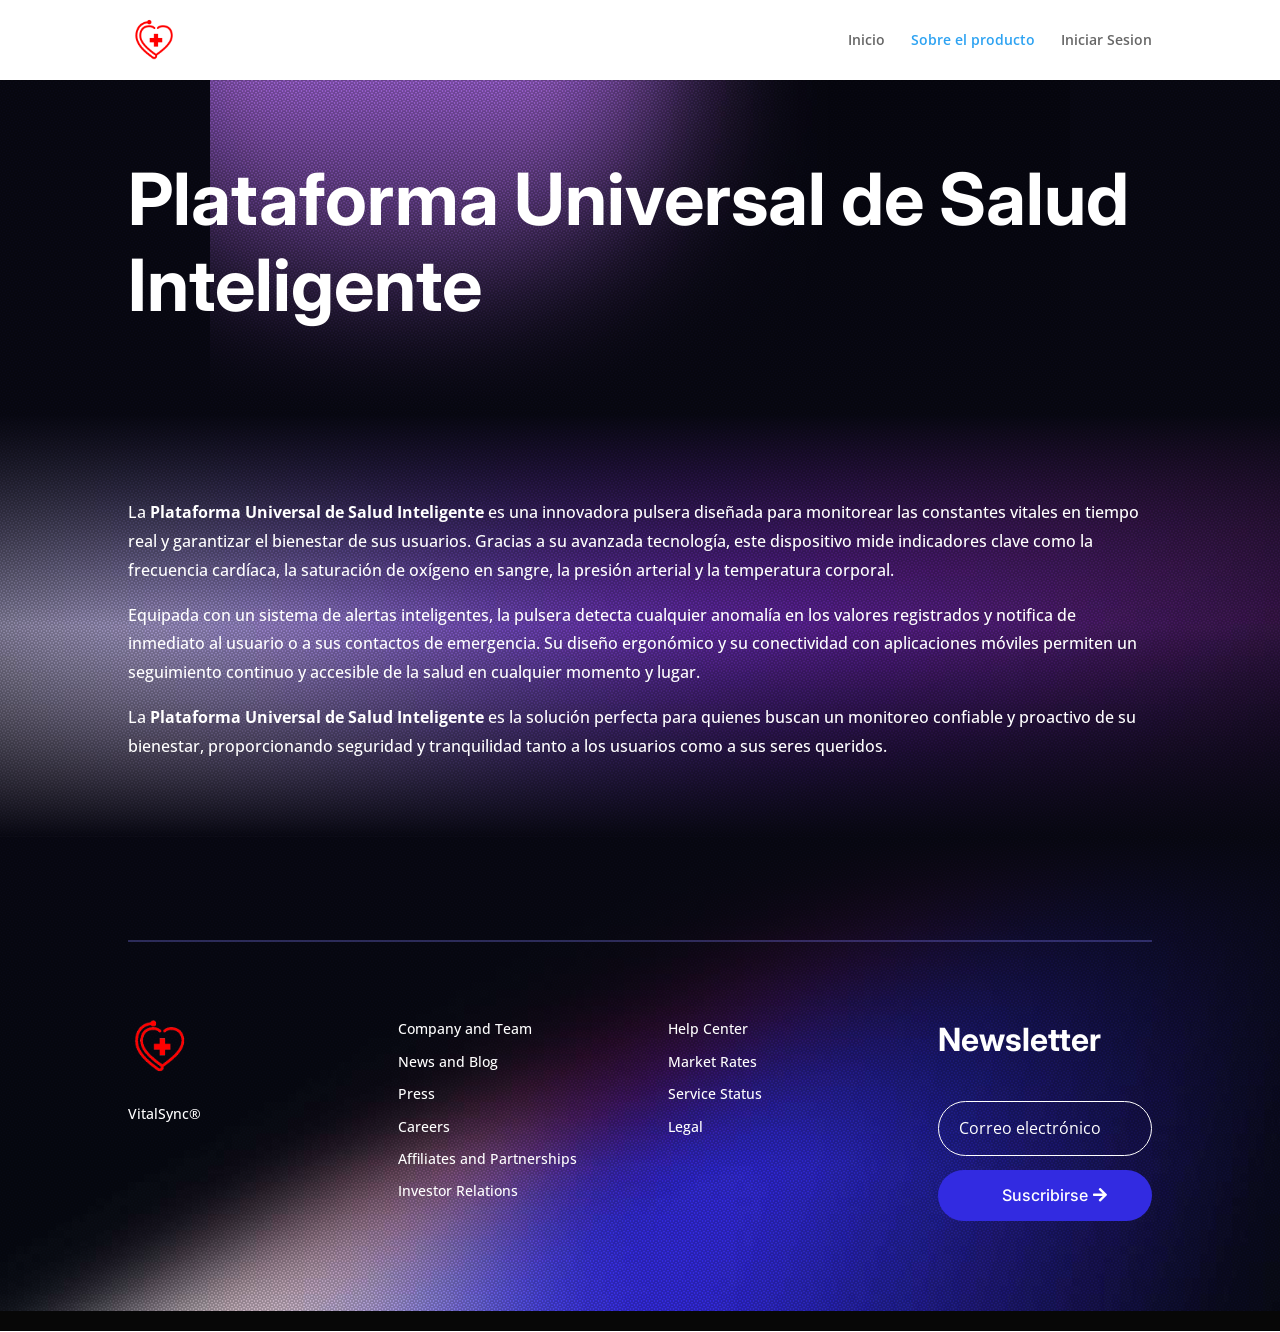
<file: wp vitalsync/pusi.html>
<!DOCTYPE html> <html lang="es"> <head> 	<meta charset="UTF-8" /> <meta http-equiv="X-UA-Compatible" content="IE=edge"> 	<link rel="pingback" href="http://192.168.190.129/xmlrpc.php" />  	<script type="text/javascript">
		document.documentElement.className = 'js';
	</script>  	<title>Pusi | VitalSync</title> <meta name='robots' content='max-image-preview:large' /> 	<style>img:is([sizes="auto" i], [sizes^="auto," i]) { contain-intrinsic-size: 3000px 1500px }</style> 	<script type="text/javascript">
			let jqueryParams=[],jQuery=function(r){return jqueryParams=[...jqueryParams,r],jQuery},$=function(r){return jqueryParams=[...jqueryParams,r],$};window.jQuery=jQuery,window.$=jQuery;let customHeadScripts=!1;jQuery.fn=jQuery.prototype={},$.fn=jQuery.prototype={},jQuery.noConflict=function(r){if(window.jQuery)return jQuery=window.jQuery,$=window.jQuery,customHeadScripts=!0,jQuery.noConflict},jQuery.ready=function(r){jqueryParams=[...jqueryParams,r]},$.ready=function(r){jqueryParams=[...jqueryParams,r]},jQuery.load=function(r){jqueryParams=[...jqueryParams,r]},$.load=function(r){jqueryParams=[...jqueryParams,r]},jQuery.fn.ready=function(r){jqueryParams=[...jqueryParams,r]},$.fn.ready=function(r){jqueryParams=[...jqueryParams,r]};</script><link rel='dns-prefetch' href='//fonts.googleapis.com' /> <link rel="alternate" type="application/rss+xml" title="VitalSync &raquo; Feed" href="http://192.168.190.129/feed/" /> <link rel="alternate" type="application/rss+xml" title="VitalSync &raquo; Feed de los comentarios" href="http://192.168.190.129/comments/feed/" /> <meta content="Divi v.4.23.1" name="generator"/><style id='wp-block-library-theme-inline-css' type='text/css'> .wp-block-audio :where(figcaption){color:#555;font-size:13px;text-align:center}.is-dark-theme .wp-block-audio :where(figcaption){color:#ffffffa6}.wp-block-audio{margin:0 0 1em}.wp-block-code{border:1px solid #ccc;border-radius:4px;font-family:Menlo,Consolas,monaco,monospace;padding:.8em 1em}.wp-block-embed :where(figcaption){color:#555;font-size:13px;text-align:center}.is-dark-theme .wp-block-embed :where(figcaption){color:#ffffffa6}.wp-block-embed{margin:0 0 1em}.blocks-gallery-caption{color:#555;font-size:13px;text-align:center}.is-dark-theme .blocks-gallery-caption{color:#ffffffa6}:root :where(.wp-block-image figcaption){color:#555;font-size:13px;text-align:center}.is-dark-theme :root :where(.wp-block-image figcaption){color:#ffffffa6}.wp-block-image{margin:0 0 1em}.wp-block-pullquote{border-bottom:4px solid;border-top:4px solid;color:currentColor;margin-bottom:1.75em}.wp-block-pullquote cite,.wp-block-pullquote footer,.wp-block-pullquote__citation{color:currentColor;font-size:.8125em;font-style:normal;text-transform:uppercase}.wp-block-quote{border-left:.25em solid;margin:0 0 1.75em;padding-left:1em}.wp-block-quote cite,.wp-block-quote footer{color:currentColor;font-size:.8125em;font-style:normal;position:relative}.wp-block-quote:where(.has-text-align-right){border-left:none;border-right:.25em solid;padding-left:0;padding-right:1em}.wp-block-quote:where(.has-text-align-center){border:none;padding-left:0}.wp-block-quote.is-large,.wp-block-quote.is-style-large,.wp-block-quote:where(.is-style-plain){border:none}.wp-block-search .wp-block-search__label{font-weight:700}.wp-block-search__button{border:1px solid #ccc;padding:.375em .625em}:where(.wp-block-group.has-background){padding:1.25em 2.375em}.wp-block-separator.has-css-opacity{opacity:.4}.wp-block-separator{border:none;border-bottom:2px solid;margin-left:auto;margin-right:auto}.wp-block-separator.has-alpha-channel-opacity{opacity:1}.wp-block-separator:not(.is-style-wide):not(.is-style-dots){width:100px}.wp-block-separator.has-background:not(.is-style-dots){border-bottom:none;height:1px}.wp-block-separator.has-background:not(.is-style-wide):not(.is-style-dots){height:2px}.wp-block-table{margin:0 0 1em}.wp-block-table td,.wp-block-table th{word-break:normal}.wp-block-table :where(figcaption){color:#555;font-size:13px;text-align:center}.is-dark-theme .wp-block-table :where(figcaption){color:#ffffffa6}.wp-block-video :where(figcaption){color:#555;font-size:13px;text-align:center}.is-dark-theme .wp-block-video :where(figcaption){color:#ffffffa6}.wp-block-video{margin:0 0 1em}:root :where(.wp-block-template-part.has-background){margin-bottom:0;margin-top:0;padding:1.25em 2.375em} </style> <style id='global-styles-inline-css' type='text/css'> :root{--wp--preset--aspect-ratio--square: 1;--wp--preset--aspect-ratio--4-3: 4/3;--wp--preset--aspect-ratio--3-4: 3/4;--wp--preset--aspect-ratio--3-2: 3/2;--wp--preset--aspect-ratio--2-3: 2/3;--wp--preset--aspect-ratio--16-9: 16/9;--wp--preset--aspect-ratio--9-16: 9/16;--wp--preset--color--black: #000000;--wp--preset--color--cyan-bluish-gray: #abb8c3;--wp--preset--color--white: #ffffff;--wp--preset--color--pale-pink: #f78da7;--wp--preset--color--vivid-red: #cf2e2e;--wp--preset--color--luminous-vivid-orange: #ff6900;--wp--preset--color--luminous-vivid-amber: #fcb900;--wp--preset--color--light-green-cyan: #7bdcb5;--wp--preset--color--vivid-green-cyan: #00d084;--wp--preset--color--pale-cyan-blue: #8ed1fc;--wp--preset--color--vivid-cyan-blue: #0693e3;--wp--preset--color--vivid-purple: #9b51e0;--wp--preset--gradient--vivid-cyan-blue-to-vivid-purple: linear-gradient(135deg,rgba(6,147,227,1) 0%,rgb(155,81,224) 100%);--wp--preset--gradient--light-green-cyan-to-vivid-green-cyan: linear-gradient(135deg,rgb(122,220,180) 0%,rgb(0,208,130) 100%);--wp--preset--gradient--luminous-vivid-amber-to-luminous-vivid-orange: linear-gradient(135deg,rgba(252,185,0,1) 0%,rgba(255,105,0,1) 100%);--wp--preset--gradient--luminous-vivid-orange-to-vivid-red: linear-gradient(135deg,rgba(255,105,0,1) 0%,rgb(207,46,46) 100%);--wp--preset--gradient--very-light-gray-to-cyan-bluish-gray: linear-gradient(135deg,rgb(238,238,238) 0%,rgb(169,184,195) 100%);--wp--preset--gradient--cool-to-warm-spectrum: linear-gradient(135deg,rgb(74,234,220) 0%,rgb(151,120,209) 20%,rgb(207,42,186) 40%,rgb(238,44,130) 60%,rgb(251,105,98) 80%,rgb(254,248,76) 100%);--wp--preset--gradient--blush-light-purple: linear-gradient(135deg,rgb(255,206,236) 0%,rgb(152,150,240) 100%);--wp--preset--gradient--blush-bordeaux: linear-gradient(135deg,rgb(254,205,165) 0%,rgb(254,45,45) 50%,rgb(107,0,62) 100%);--wp--preset--gradient--luminous-dusk: linear-gradient(135deg,rgb(255,203,112) 0%,rgb(199,81,192) 50%,rgb(65,88,208) 100%);--wp--preset--gradient--pale-ocean: linear-gradient(135deg,rgb(255,245,203) 0%,rgb(182,227,212) 50%,rgb(51,167,181) 100%);--wp--preset--gradient--electric-grass: linear-gradient(135deg,rgb(202,248,128) 0%,rgb(113,206,126) 100%);--wp--preset--gradient--midnight: linear-gradient(135deg,rgb(2,3,129) 0%,rgb(40,116,252) 100%);--wp--preset--font-size--small: 13px;--wp--preset--font-size--medium: 20px;--wp--preset--font-size--large: 36px;--wp--preset--font-size--x-large: 42px;--wp--preset--spacing--20: 0.44rem;--wp--preset--spacing--30: 0.67rem;--wp--preset--spacing--40: 1rem;--wp--preset--spacing--50: 1.5rem;--wp--preset--spacing--60: 2.25rem;--wp--preset--spacing--70: 3.38rem;--wp--preset--spacing--80: 5.06rem;--wp--preset--shadow--natural: 6px 6px 9px rgba(0, 0, 0, 0.2);--wp--preset--shadow--deep: 12px 12px 50px rgba(0, 0, 0, 0.4);--wp--preset--shadow--sharp: 6px 6px 0px rgba(0, 0, 0, 0.2);--wp--preset--shadow--outlined: 6px 6px 0px -3px rgba(255, 255, 255, 1), 6px 6px rgba(0, 0, 0, 1);--wp--preset--shadow--crisp: 6px 6px 0px rgba(0, 0, 0, 1);}:root { --wp--style--global--content-size: 823px;--wp--style--global--wide-size: 1080px; }:where(body) { margin: 0; }.wp-site-blocks > .alignleft { float: left; margin-right: 2em; }.wp-site-blocks > .alignright { float: right; margin-left: 2em; }.wp-site-blocks > .aligncenter { justify-content: center; margin-left: auto; margin-right: auto; }:where(.is-layout-flex){gap: 0.5em;}:where(.is-layout-grid){gap: 0.5em;}.is-layout-flow > .alignleft{float: left;margin-inline-start: 0;margin-inline-end: 2em;}.is-layout-flow > .alignright{float: right;margin-inline-start: 2em;margin-inline-end: 0;}.is-layout-flow > .aligncenter{margin-left: auto !important;margin-right: auto !important;}.is-layout-constrained > .alignleft{float: left;margin-inline-start: 0;margin-inline-end: 2em;}.is-layout-constrained > .alignright{float: right;margin-inline-start: 2em;margin-inline-end: 0;}.is-layout-constrained > .aligncenter{margin-left: auto !important;margin-right: auto !important;}.is-layout-constrained > :where(:not(.alignleft):not(.alignright):not(.alignfull)){max-width: var(--wp--style--global--content-size);margin-left: auto !important;margin-right: auto !important;}.is-layout-constrained > .alignwide{max-width: var(--wp--style--global--wide-size);}body .is-layout-flex{display: flex;}.is-layout-flex{flex-wrap: wrap;align-items: center;}.is-layout-flex > :is(*, div){margin: 0;}body .is-layout-grid{display: grid;}.is-layout-grid > :is(*, div){margin: 0;}body{padding-top: 0px;padding-right: 0px;padding-bottom: 0px;padding-left: 0px;}a:where(:not(.wp-element-button)){text-decoration: underline;}:root :where(.wp-element-button, .wp-block-button__link){background-color: #32373c;border-width: 0;color: #fff;font-family: inherit;font-size: inherit;line-height: inherit;padding: calc(0.667em + 2px) calc(1.333em + 2px);text-decoration: none;}.has-black-color{color: var(--wp--preset--color--black) !important;}.has-cyan-bluish-gray-color{color: var(--wp--preset--color--cyan-bluish-gray) !important;}.has-white-color{color: var(--wp--preset--color--white) !important;}.has-pale-pink-color{color: var(--wp--preset--color--pale-pink) !important;}.has-vivid-red-color{color: var(--wp--preset--color--vivid-red) !important;}.has-luminous-vivid-orange-color{color: var(--wp--preset--color--luminous-vivid-orange) !important;}.has-luminous-vivid-amber-color{color: var(--wp--preset--color--luminous-vivid-amber) !important;}.has-light-green-cyan-color{color: var(--wp--preset--color--light-green-cyan) !important;}.has-vivid-green-cyan-color{color: var(--wp--preset--color--vivid-green-cyan) !important;}.has-pale-cyan-blue-color{color: var(--wp--preset--color--pale-cyan-blue) !important;}.has-vivid-cyan-blue-color{color: var(--wp--preset--color--vivid-cyan-blue) !important;}.has-vivid-purple-color{color: var(--wp--preset--color--vivid-purple) !important;}.has-black-background-color{background-color: var(--wp--preset--color--black) !important;}.has-cyan-bluish-gray-background-color{background-color: var(--wp--preset--color--cyan-bluish-gray) !important;}.has-white-background-color{background-color: var(--wp--preset--color--white) !important;}.has-pale-pink-background-color{background-color: var(--wp--preset--color--pale-pink) !important;}.has-vivid-red-background-color{background-color: var(--wp--preset--color--vivid-red) !important;}.has-luminous-vivid-orange-background-color{background-color: var(--wp--preset--color--luminous-vivid-orange) !important;}.has-luminous-vivid-amber-background-color{background-color: var(--wp--preset--color--luminous-vivid-amber) !important;}.has-light-green-cyan-background-color{background-color: var(--wp--preset--color--light-green-cyan) !important;}.has-vivid-green-cyan-background-color{background-color: var(--wp--preset--color--vivid-green-cyan) !important;}.has-pale-cyan-blue-background-color{background-color: var(--wp--preset--color--pale-cyan-blue) !important;}.has-vivid-cyan-blue-background-color{background-color: var(--wp--preset--color--vivid-cyan-blue) !important;}.has-vivid-purple-background-color{background-color: var(--wp--preset--color--vivid-purple) !important;}.has-black-border-color{border-color: var(--wp--preset--color--black) !important;}.has-cyan-bluish-gray-border-color{border-color: var(--wp--preset--color--cyan-bluish-gray) !important;}.has-white-border-color{border-color: var(--wp--preset--color--white) !important;}.has-pale-pink-border-color{border-color: var(--wp--preset--color--pale-pink) !important;}.has-vivid-red-border-color{border-color: var(--wp--preset--color--vivid-red) !important;}.has-luminous-vivid-orange-border-color{border-color: var(--wp--preset--color--luminous-vivid-orange) !important;}.has-luminous-vivid-amber-border-color{border-color: var(--wp--preset--color--luminous-vivid-amber) !important;}.has-light-green-cyan-border-color{border-color: var(--wp--preset--color--light-green-cyan) !important;}.has-vivid-green-cyan-border-color{border-color: var(--wp--preset--color--vivid-green-cyan) !important;}.has-pale-cyan-blue-border-color{border-color: var(--wp--preset--color--pale-cyan-blue) !important;}.has-vivid-cyan-blue-border-color{border-color: var(--wp--preset--color--vivid-cyan-blue) !important;}.has-vivid-purple-border-color{border-color: var(--wp--preset--color--vivid-purple) !important;}.has-vivid-cyan-blue-to-vivid-purple-gradient-background{background: var(--wp--preset--gradient--vivid-cyan-blue-to-vivid-purple) !important;}.has-light-green-cyan-to-vivid-green-cyan-gradient-background{background: var(--wp--preset--gradient--light-green-cyan-to-vivid-green-cyan) !important;}.has-luminous-vivid-amber-to-luminous-vivid-orange-gradient-background{background: var(--wp--preset--gradient--luminous-vivid-amber-to-luminous-vivid-orange) !important;}.has-luminous-vivid-orange-to-vivid-red-gradient-background{background: var(--wp--preset--gradient--luminous-vivid-orange-to-vivid-red) !important;}.has-very-light-gray-to-cyan-bluish-gray-gradient-background{background: var(--wp--preset--gradient--very-light-gray-to-cyan-bluish-gray) !important;}.has-cool-to-warm-spectrum-gradient-background{background: var(--wp--preset--gradient--cool-to-warm-spectrum) !important;}.has-blush-light-purple-gradient-background{background: var(--wp--preset--gradient--blush-light-purple) !important;}.has-blush-bordeaux-gradient-background{background: var(--wp--preset--gradient--blush-bordeaux) !important;}.has-luminous-dusk-gradient-background{background: var(--wp--preset--gradient--luminous-dusk) !important;}.has-pale-ocean-gradient-background{background: var(--wp--preset--gradient--pale-ocean) !important;}.has-electric-grass-gradient-background{background: var(--wp--preset--gradient--electric-grass) !important;}.has-midnight-gradient-background{background: var(--wp--preset--gradient--midnight) !important;}.has-small-font-size{font-size: var(--wp--preset--font-size--small) !important;}.has-medium-font-size{font-size: var(--wp--preset--font-size--medium) !important;}.has-large-font-size{font-size: var(--wp--preset--font-size--large) !important;}.has-x-large-font-size{font-size: var(--wp--preset--font-size--x-large) !important;} :where(.wp-block-post-template.is-layout-flex){gap: 1.25em;}:where(.wp-block-post-template.is-layout-grid){gap: 1.25em;} :where(.wp-block-columns.is-layout-flex){gap: 2em;}:where(.wp-block-columns.is-layout-grid){gap: 2em;} :root :where(.wp-block-pullquote){font-size: 1.5em;line-height: 1.6;} </style> <link rel='stylesheet' id='et-divi-open-sans-css' href='https://fonts.googleapis.com/css?family=Open+Sans:300italic,400italic,600italic,700italic,800italic,400,300,600,700,800&#038;subset=latin,latin-ext&#038;display=swap' type='text/css' media='all' /> <style id='divi-style-inline-inline-css' type='text/css'> /*! Theme Name: Divi Theme URI: http://www.elegantthemes.com/gallery/divi/ Version: 4.23.1 Description: Smart. Flexible. Beautiful. Divi is the most powerful theme in our collection. Author: Elegant Themes Author URI: http://www.elegantthemes.com License: GNU General Public License v2 License URI: http://www.gnu.org/licenses/gpl-2.0.html */  a,abbr,acronym,address,applet,b,big,blockquote,body,center,cite,code,dd,del,dfn,div,dl,dt,em,fieldset,font,form,h1,h2,h3,h4,h5,h6,html,i,iframe,img,ins,kbd,label,legend,li,object,ol,p,pre,q,s,samp,small,span,strike,strong,sub,sup,tt,u,ul,var{margin:0;padding:0;border:0;outline:0;font-size:100%;-ms-text-size-adjust:100%;-webkit-text-size-adjust:100%;vertical-align:baseline;background:transparent}body{line-height:1}ol,ul{list-style:none}blockquote,q{quotes:none}blockquote:after,blockquote:before,q:after,q:before{content:"";content:none}blockquote{margin:20px 0 30px;border-left:5px solid;padding-left:20px}:focus{outline:0}del{text-decoration:line-through}pre{overflow:auto;padding:10px}figure{margin:0}table{border-collapse:collapse;border-spacing:0}article,aside,footer,header,hgroup,nav,section{display:block}body{font-family:Open Sans,Arial,sans-serif;font-size:14px;color:#666;background-color:#fff;line-height:1.7em;font-weight:500;-webkit-font-smoothing:antialiased;-moz-osx-font-smoothing:grayscale}body.page-template-page-template-blank-php #page-container{padding-top:0!important}body.et_cover_background{background-size:cover!important;background-position:top!important;background-repeat:no-repeat!important;background-attachment:fixed}a{color:#2ea3f2}a,a:hover{text-decoration:none}p{padding-bottom:1em}p:not(.has-background):last-of-type{padding-bottom:0}p.et_normal_padding{padding-bottom:1em}strong{font-weight:700}cite,em,i{font-style:italic}code,pre{font-family:Courier New,monospace;margin-bottom:10px}ins{text-decoration:none}sub,sup{height:0;line-height:1;position:relative;vertical-align:baseline}sup{bottom:.8em}sub{top:.3em}dl{margin:0 0 1.5em}dl dt{font-weight:700}dd{margin-left:1.5em}blockquote p{padding-bottom:0}embed,iframe,object,video{max-width:100%}h1,h2,h3,h4,h5,h6{color:#333;padding-bottom:10px;line-height:1em;font-weight:500}h1 a,h2 a,h3 a,h4 a,h5 a,h6 a{color:inherit}h1{font-size:30px}h2{font-size:26px}h3{font-size:22px}h4{font-size:18px}h5{font-size:16px}h6{font-size:14px}input{-webkit-appearance:none}input[type=checkbox]{-webkit-appearance:checkbox}input[type=radio]{-webkit-appearance:radio}input.text,input.title,input[type=email],input[type=password],input[type=tel],input[type=text],select,textarea{background-color:#fff;border:1px solid #bbb;padding:2px;color:#4e4e4e}input.text:focus,input.title:focus,input[type=text]:focus,select:focus,textarea:focus{border-color:#2d3940;color:#3e3e3e}input.text,input.title,input[type=text],select,textarea{margin:0}textarea{padding:4px}button,input,select,textarea{font-family:inherit}img{max-width:100%;height:auto}.clear{clear:both}br.clear{margin:0;padding:0}.pagination{clear:both}#et_search_icon:hover,.et-social-icon a:hover,.et_password_protected_form .et_submit_button,.form-submit .et_pb_buttontton.alt.disabled,.nav-single a,.posted_in a{color:#2ea3f2}.et-search-form,blockquote{border-color:#2ea3f2}#main-content{background-color:#fff}.container{width:80%;max-width:1080px;margin:auto;position:relative}body:not(.et-tb) #main-content .container,body:not(.et-tb-has-header) #main-content .container{padding-top:58px}.et_full_width_page #main-content .container:before{display:none}.main_title{margin-bottom:20px}.et_password_protected_form .et_submit_button:hover,.form-submit .et_pb_button:hover{background:rgba(0,0,0,.05)}.et_button_icon_visible .et_pb_button{padding-right:2em;padding-left:.7em}.et_button_icon_visible .et_pb_button:after{opacity:1;margin-left:0}.et_button_left .et_pb_button:hover:after{left:.15em}.et_button_left .et_pb_button:after{margin-left:0;left:1em}.et_button_icon_visible.et_button_left .et_pb_button,.et_button_left .et_pb_button:hover,.et_button_left .et_pb_module .et_pb_button:hover{padding-left:2em;padding-right:.7em}.et_button_icon_visible.et_button_left .et_pb_button:after,.et_button_left .et_pb_button:hover:after{left:.15em}.et_password_protected_form .et_submit_button:hover,.form-submit .et_pb_button:hover{padding:.3em 1em}.et_button_no_icon .et_pb_button:after{display:none}.et_button_no_icon.et_button_icon_visible.et_button_left .et_pb_button,.et_button_no_icon.et_button_left .et_pb_button:hover,.et_button_no_icon .et_pb_button,.et_button_no_icon .et_pb_button:hover{padding:.3em 1em!important}.et_button_custom_icon .et_pb_button:after{line-height:1.7em}.et_button_custom_icon.et_button_icon_visible .et_pb_button:after,.et_button_custom_icon .et_pb_button:hover:after{margin-left:.3em}#left-area .post_format-post-format-gallery .wp-block-gallery:first-of-type{padding:0;margin-bottom:-16px}.entry-content table:not(.variations){border:1px solid #eee;margin:0 0 15px;text-align:left;width:100%}.entry-content thead th,.entry-content tr th{color:#555;font-weight:700;padding:9px 24px}.entry-content tr td{border-top:1px solid #eee;padding:6px 24px}#left-area ul,.entry-content ul,.et-l--body ul,.et-l--footer ul,.et-l--header ul{list-style-type:disc;padding:0 0 23px 1em;line-height:26px}#left-area ol,.entry-content ol,.et-l--body ol,.et-l--footer ol,.et-l--header ol{list-style-type:decimal;list-style-position:inside;padding:0 0 23px;line-height:26px}#left-area ul li ul,.entry-content ul li ol{padding:2px 0 2px 20px}#left-area ol li ul,.entry-content ol li ol,.et-l--body ol li ol,.et-l--footer ol li ol,.et-l--header ol li ol{padding:2px 0 2px 35px}#left-area ul.wp-block-gallery{display:-webkit-box;display:-ms-flexbox;display:flex;-ms-flex-wrap:wrap;flex-wrap:wrap;list-style-type:none;padding:0}#left-area ul.products{padding:0!important;line-height:1.7!important;list-style:none!important}.gallery-item a{display:block}.gallery-caption,.gallery-item a{width:90%}#wpadminbar{z-index:100001}#left-area .post-meta{font-size:14px;padding-bottom:15px}#left-area .post-meta a{text-decoration:none;color:#666}#left-area .et_featured_image{padding-bottom:7px}.single .post{padding-bottom:25px}body.single .et_audio_content{margin-bottom:-6px}.nav-single a{text-decoration:none;color:#2ea3f2;font-size:14px;font-weight:400}.nav-previous{float:left}.nav-next{float:right}.et_password_protected_form p input{background-color:#eee;border:none!important;width:100%!important;border-radius:0!important;font-size:14px;color:#999!important;padding:16px!important;-webkit-box-sizing:border-box;box-sizing:border-box}.et_password_protected_form label{display:none}.et_password_protected_form .et_submit_button{font-family:inherit;display:block;float:right;margin:8px auto 0;cursor:pointer}.post-password-required p.nocomments.container{max-width:100%}.post-password-required p.nocomments.container:before{display:none}.aligncenter,div.post .new-post .aligncenter{display:block;margin-left:auto;margin-right:auto}.wp-caption{border:1px solid #ddd;text-align:center;background-color:#f3f3f3;margin-bottom:10px;max-width:96%;padding:8px}.wp-caption.alignleft{margin:0 30px 20px 0}.wp-caption.alignright{margin:0 0 20px 30px}.wp-caption img{margin:0;padding:0;border:0}.wp-caption p.wp-caption-text{font-size:12px;padding:0 4px 5px;margin:0}.alignright{float:right}.alignleft{float:left}img.alignleft{display:inline;float:left;margin-right:15px}img.alignright{display:inline;float:right;margin-left:15px}.page.et_pb_pagebuilder_layout #main-content{background-color:transparent}body #main-content .et_builder_inner_content>h1,body #main-content .et_builder_inner_content>h2,body #main-content .et_builder_inner_content>h3,body #main-content .et_builder_inner_content>h4,body #main-content .et_builder_inner_content>h5,body #main-content .et_builder_inner_content>h6{line-height:1.4em}body #main-content .et_builder_inner_content>p{line-height:1.7em}.wp-block-pullquote{margin:20px 0 30px}.wp-block-pullquote.has-background blockquote{border-left:none}.wp-block-group.has-background{padding:1.5em 1.5em .5em}@media (min-width:981px){#left-area{width:79.125%;padding-bottom:23px}#main-content .container:before{content:"";position:absolute;top:0;height:100%;width:1px;background-color:#e2e2e2}.et_full_width_page #left-area,.et_no_sidebar #left-area{float:none;width:100%!important}.et_full_width_page #left-area{padding-bottom:0}.et_no_sidebar #main-content .container:before{display:none}}@media (max-width:980px){#page-container{padding-top:80px}.et-tb #page-container,.et-tb-has-header #page-container{padding-top:0!important}#left-area,#sidebar{width:100%!important}#main-content .container:before{display:none!important}.et_full_width_page .et_gallery_item:nth-child(4n+1){clear:none}}@media print{#page-container{padding-top:0!important}}#wp-admin-bar-et-use-visual-builder a:before{font-family:ETmodules!important;content:"\e625";font-size:30px!important;width:28px;margin-top:-3px;color:#974df3!important}#wp-admin-bar-et-use-visual-builder:hover a:before{color:#fff!important}#wp-admin-bar-et-use-visual-builder:hover a,#wp-admin-bar-et-use-visual-builder a:hover{transition:background-color .5s ease;-webkit-transition:background-color .5s ease;-moz-transition:background-color .5s ease;background-color:#7e3bd0!important;color:#fff!important}* html .clearfix,:first-child+html .clearfix{zoom:1}.iphone .et_pb_section_video_bg video::-webkit-media-controls-start-playback-button{display:none!important;-webkit-appearance:none}.et_mobile_device .et_pb_section_parallax .et_pb_parallax_css{background-attachment:scroll}.et-social-facebook a.icon:before{content:"\e093"}.et-social-twitter a.icon:before{content:"\e094"}.et-social-google-plus a.icon:before{content:"\e096"}.et-social-instagram a.icon:before{content:"\e09a"}.et-social-rss a.icon:before{content:"\e09e"}.ai1ec-single-event:after{content:" ";display:table;clear:both}.evcal_event_details .evcal_evdata_cell .eventon_details_shading_bot.eventon_details_shading_bot{z-index:3}.wp-block-divi-layout{margin-bottom:1em}*{-webkit-box-sizing:border-box;box-sizing:border-box}#et-info-email:before,#et-info-phone:before,#et_search_icon:before,.comment-reply-link:after,.et-cart-info span:before,.et-pb-arrow-next:before,.et-pb-arrow-prev:before,.et-social-icon a:before,.et_audio_container .mejs-playpause-button button:before,.et_audio_container .mejs-volume-button button:before,.et_overlay:before,.et_password_protected_form .et_submit_button:after,.et_pb_button:after,.et_pb_contact_reset:after,.et_pb_contact_submit:after,.et_pb_font_icon:before,.et_pb_newsletter_button:after,.et_pb_pricing_table_button:after,.et_pb_promo_button:after,.et_pb_testimonial:before,.et_pb_toggle_title:before,.form-submit .et_pb_button:after,.mobile_menu_bar:before,a.et_pb_more_button:after{font-family:ETmodules!important;speak:none;font-style:normal;font-weight:400;-webkit-font-feature-settings:normal;font-feature-settings:normal;font-variant:normal;text-transform:none;line-height:1;-webkit-font-smoothing:antialiased;-moz-osx-font-smoothing:grayscale;text-shadow:0 0;direction:ltr}.et-pb-icon,.et_pb_custom_button_icon.et_pb_button:after,.et_pb_login .et_pb_custom_button_icon.et_pb_button:after,.et_pb_woo_custom_button_icon .button.et_pb_custom_button_icon.et_pb_button:after,.et_pb_woo_custom_button_icon .button.et_pb_custom_button_icon.et_pb_button:hover:after{content:attr(data-icon)}.et-pb-icon{font-family:ETmodules;speak:none;font-weight:400;-webkit-font-feature-settings:normal;font-feature-settings:normal;font-variant:normal;text-transform:none;line-height:1;-webkit-font-smoothing:antialiased;font-size:96px;font-style:normal;display:inline-block;-webkit-box-sizing:border-box;box-sizing:border-box;direction:ltr}#et-ajax-saving{display:none;-webkit-transition:background .3s,-webkit-box-shadow .3s;transition:background .3s,-webkit-box-shadow .3s;transition:background .3s,box-shadow .3s;transition:background .3s,box-shadow .3s,-webkit-box-shadow .3s;-webkit-box-shadow:rgba(0,139,219,.247059) 0 0 60px;box-shadow:0 0 60px rgba(0,139,219,.247059);position:fixed;top:50%;left:50%;width:50px;height:50px;background:#fff;border-radius:50px;margin:-25px 0 0 -25px;z-index:999999;text-align:center}#et-ajax-saving img{margin:9px}.et-safe-mode-indicator,.et-safe-mode-indicator:focus,.et-safe-mode-indicator:hover{-webkit-box-shadow:0 5px 10px rgba(41,196,169,.15);box-shadow:0 5px 10px rgba(41,196,169,.15);background:#29c4a9;color:#fff;font-size:14px;font-weight:600;padding:12px;line-height:16px;border-radius:3px;position:fixed;bottom:30px;right:30px;z-index:999999;text-decoration:none;font-family:Open Sans,sans-serif;-webkit-font-smoothing:antialiased;-moz-osx-font-smoothing:grayscale}.et_pb_button{font-size:20px;font-weight:500;padding:.3em 1em;line-height:1.7em!important;background-color:transparent;background-size:cover;background-position:50%;background-repeat:no-repeat;border:2px solid;border-radius:3px;-webkit-transition-duration:.2s;transition-duration:.2s;-webkit-transition-property:all!important;transition-property:all!important}.et_pb_button,.et_pb_button_inner{position:relative}.et_pb_button:hover,.et_pb_module .et_pb_button:hover{border:2px solid transparent;padding:.3em 2em .3em .7em}.et_pb_button:hover{background-color:hsla(0,0%,100%,.2)}.et_pb_bg_layout_light.et_pb_button:hover,.et_pb_bg_layout_light .et_pb_button:hover{background-color:rgba(0,0,0,.05)}.et_pb_button:after,.et_pb_button:before{font-size:32px;line-height:1em;content:"\35";opacity:0;position:absolute;margin-left:-1em;-webkit-transition:all .2s;transition:all .2s;text-transform:none;-webkit-font-feature-settings:"kern" off;font-feature-settings:"kern" off;font-variant:none;font-style:normal;font-weight:400;text-shadow:none}.et_pb_button.et_hover_enabled:hover:after,.et_pb_button.et_pb_hovered:hover:after{-webkit-transition:none!important;transition:none!important}.et_pb_button:before{display:none}.et_pb_button:hover:after{opacity:1;margin-left:0}.et_pb_column_1_3 h1,.et_pb_column_1_4 h1,.et_pb_column_1_5 h1,.et_pb_column_1_6 h1,.et_pb_column_2_5 h1{font-size:26px}.et_pb_column_1_3 h2,.et_pb_column_1_4 h2,.et_pb_column_1_5 h2,.et_pb_column_1_6 h2,.et_pb_column_2_5 h2{font-size:23px}.et_pb_column_1_3 h3,.et_pb_column_1_4 h3,.et_pb_column_1_5 h3,.et_pb_column_1_6 h3,.et_pb_column_2_5 h3{font-size:20px}.et_pb_column_1_3 h4,.et_pb_column_1_4 h4,.et_pb_column_1_5 h4,.et_pb_column_1_6 h4,.et_pb_column_2_5 h4{font-size:18px}.et_pb_column_1_3 h5,.et_pb_column_1_4 h5,.et_pb_column_1_5 h5,.et_pb_column_1_6 h5,.et_pb_column_2_5 h5{font-size:16px}.et_pb_column_1_3 h6,.et_pb_column_1_4 h6,.et_pb_column_1_5 h6,.et_pb_column_1_6 h6,.et_pb_column_2_5 h6{font-size:15px}.et_pb_bg_layout_dark,.et_pb_bg_layout_dark h1,.et_pb_bg_layout_dark h2,.et_pb_bg_layout_dark h3,.et_pb_bg_layout_dark h4,.et_pb_bg_layout_dark h5,.et_pb_bg_layout_dark h6{color:#fff!important}.et_pb_module.et_pb_text_align_left{text-align:left}.et_pb_module.et_pb_text_align_center{text-align:center}.et_pb_module.et_pb_text_align_right{text-align:right}.et_pb_module.et_pb_text_align_justified{text-align:justify}.clearfix:after{visibility:hidden;display:block;font-size:0;content:" ";clear:both;height:0}.et_pb_bg_layout_light .et_pb_more_button{color:#2ea3f2}.et_builder_inner_content{position:relative;z-index:1}header .et_builder_inner_content{z-index:2}.et_pb_css_mix_blend_mode_passthrough{mix-blend-mode:unset!important}.et_pb_image_container{margin:-20px -20px 29px}.et_pb_module_inner{position:relative}.et_hover_enabled_preview{z-index:2}.et_hover_enabled:hover{position:relative;z-index:2}.et_pb_all_tabs,.et_pb_module,.et_pb_posts_nav a,.et_pb_tab,.et_pb_with_background{position:relative;background-size:cover;background-position:50%;background-repeat:no-repeat}.et_pb_background_mask,.et_pb_background_pattern{bottom:0;left:0;position:absolute;right:0;top:0}.et_pb_background_mask{background-size:calc(100% + 2px) calc(100% + 2px);background-repeat:no-repeat;background-position:50%;overflow:hidden}.et_pb_background_pattern{background-position:0 0;background-repeat:repeat}.et_pb_with_border{position:relative;border:0 solid #333}.post-password-required .et_pb_row{padding:0;width:100%}.post-password-required .et_password_protected_form{min-height:0}body.et_pb_pagebuilder_layout.et_pb_show_title .post-password-required .et_password_protected_form h1,body:not(.et_pb_pagebuilder_layout) .post-password-required .et_password_protected_form h1{display:none}.et_pb_no_bg{padding:0!important}.et_overlay.et_pb_inline_icon:before,.et_pb_inline_icon:before{content:attr(data-icon)}.et_pb_more_button{color:inherit;text-shadow:none;text-decoration:none;display:inline-block;margin-top:20px}.et_parallax_bg_wrap{overflow:hidden;position:absolute;top:0;right:0;bottom:0;left:0}.et_parallax_bg{background-repeat:no-repeat;background-position:top;background-size:cover;position:absolute;bottom:0;left:0;width:100%;height:100%;display:block}.et_parallax_bg.et_parallax_bg__hover,.et_parallax_bg.et_parallax_bg_phone,.et_parallax_bg.et_parallax_bg_tablet,.et_parallax_gradient.et_parallax_gradient__hover,.et_parallax_gradient.et_parallax_gradient_phone,.et_parallax_gradient.et_parallax_gradient_tablet,.et_pb_section_parallax_hover:hover .et_parallax_bg:not(.et_parallax_bg__hover),.et_pb_section_parallax_hover:hover .et_parallax_gradient:not(.et_parallax_gradient__hover){display:none}.et_pb_section_parallax_hover:hover .et_parallax_bg.et_parallax_bg__hover,.et_pb_section_parallax_hover:hover .et_parallax_gradient.et_parallax_gradient__hover{display:block}.et_parallax_gradient{bottom:0;display:block;left:0;position:absolute;right:0;top:0}.et_pb_module.et_pb_section_parallax,.et_pb_posts_nav a.et_pb_section_parallax,.et_pb_tab.et_pb_section_parallax{position:relative}.et_pb_section_parallax .et_pb_parallax_css,.et_pb_slides .et_parallax_bg.et_pb_parallax_css{background-attachment:fixed}body.et-bfb .et_pb_section_parallax .et_pb_parallax_css,body.et-bfb .et_pb_slides .et_parallax_bg.et_pb_parallax_css{background-attachment:scroll;bottom:auto}.et_pb_section_parallax.et_pb_column .et_pb_module,.et_pb_section_parallax.et_pb_row .et_pb_column,.et_pb_section_parallax.et_pb_row .et_pb_module{z-index:9;position:relative}.et_pb_more_button:hover:after{opacity:1;margin-left:0}.et_pb_preload .et_pb_section_video_bg,.et_pb_preload>div{visibility:hidden}.et_pb_preload,.et_pb_section.et_pb_section_video.et_pb_preload{position:relative;background:#464646!important}.et_pb_preload:before{content:"";position:absolute;top:50%;left:50%;background:url(./images/preloader.gif) no-repeat;border-radius:32px;width:32px;height:32px;margin:-16px 0 0 -16px}.box-shadow-overlay{position:absolute;top:0;left:0;width:100%;height:100%;z-index:10;pointer-events:none}.et_pb_section>.box-shadow-overlay~.et_pb_row{z-index:11}body.safari .section_has_divider{will-change:transform}.et_pb_row>.box-shadow-overlay{z-index:8}.has-box-shadow-overlay{position:relative}.et_clickable{cursor:pointer}.screen-reader-text{border:0;clip:rect(1px,1px,1px,1px);-webkit-clip-path:inset(50%);clip-path:inset(50%);height:1px;margin:-1px;overflow:hidden;padding:0;position:absolute!important;width:1px;word-wrap:normal!important}.et_multi_view_hidden,.et_multi_view_hidden_image{display:none!important}@keyframes multi-view-image-fade{0%{opacity:0}10%{opacity:.1}20%{opacity:.2}30%{opacity:.3}40%{opacity:.4}50%{opacity:.5}60%{opacity:.6}70%{opacity:.7}80%{opacity:.8}90%{opacity:.9}to{opacity:1}}.et_multi_view_image__loading{visibility:hidden}.et_multi_view_image__loaded{-webkit-animation:multi-view-image-fade .5s;animation:multi-view-image-fade .5s}#et-pb-motion-effects-offset-tracker{visibility:hidden!important;opacity:0;position:absolute;top:0;left:0}.et-pb-before-scroll-animation{opacity:0}header.et-l.et-l--header:after{clear:both;display:block;content:""}.et_pb_module{-webkit-animation-timing-function:linear;animation-timing-function:linear;-webkit-animation-duration:.2s;animation-duration:.2s}@-webkit-keyframes fadeBottom{0%{opacity:0;-webkit-transform:translateY(10%);transform:translateY(10%)}to{opacity:1;-webkit-transform:translateY(0);transform:translateY(0)}}@keyframes fadeBottom{0%{opacity:0;-webkit-transform:translateY(10%);transform:translateY(10%)}to{opacity:1;-webkit-transform:translateY(0);transform:translateY(0)}}@-webkit-keyframes fadeLeft{0%{opacity:0;-webkit-transform:translateX(-10%);transform:translateX(-10%)}to{opacity:1;-webkit-transform:translateX(0);transform:translateX(0)}}@keyframes fadeLeft{0%{opacity:0;-webkit-transform:translateX(-10%);transform:translateX(-10%)}to{opacity:1;-webkit-transform:translateX(0);transform:translateX(0)}}@-webkit-keyframes fadeRight{0%{opacity:0;-webkit-transform:translateX(10%);transform:translateX(10%)}to{opacity:1;-webkit-transform:translateX(0);transform:translateX(0)}}@keyframes fadeRight{0%{opacity:0;-webkit-transform:translateX(10%);transform:translateX(10%)}to{opacity:1;-webkit-transform:translateX(0);transform:translateX(0)}}@-webkit-keyframes fadeTop{0%{opacity:0;-webkit-transform:translateY(-10%);transform:translateY(-10%)}to{opacity:1;-webkit-transform:translateX(0);transform:translateX(0)}}@keyframes fadeTop{0%{opacity:0;-webkit-transform:translateY(-10%);transform:translateY(-10%)}to{opacity:1;-webkit-transform:translateX(0);transform:translateX(0)}}@-webkit-keyframes fadeIn{0%{opacity:0}to{opacity:1}}@keyframes fadeIn{0%{opacity:0}to{opacity:1}}.et-waypoint:not(.et_pb_counters){opacity:0}@media (min-width:981px){.et_pb_section.et_section_specialty div.et_pb_row .et_pb_column .et_pb_column .et_pb_module.et-last-child,.et_pb_section.et_section_specialty div.et_pb_row .et_pb_column .et_pb_column .et_pb_module:last-child,.et_pb_section.et_section_specialty div.et_pb_row .et_pb_column .et_pb_row_inner .et_pb_column .et_pb_module.et-last-child,.et_pb_section.et_section_specialty div.et_pb_row .et_pb_column .et_pb_row_inner .et_pb_column .et_pb_module:last-child,.et_pb_section div.et_pb_row .et_pb_column .et_pb_module.et-last-child,.et_pb_section div.et_pb_row .et_pb_column .et_pb_module:last-child{margin-bottom:0}}@media (max-width:980px){.et_overlay.et_pb_inline_icon_tablet:before,.et_pb_inline_icon_tablet:before{content:attr(data-icon-tablet)}.et_parallax_bg.et_parallax_bg_tablet_exist,.et_parallax_gradient.et_parallax_gradient_tablet_exist{display:none}.et_parallax_bg.et_parallax_bg_tablet,.et_parallax_gradient.et_parallax_gradient_tablet{display:block}.et_pb_column .et_pb_module{margin-bottom:30px}.et_pb_row .et_pb_column .et_pb_module.et-last-child,.et_pb_row .et_pb_column .et_pb_module:last-child,.et_section_specialty .et_pb_row .et_pb_column .et_pb_module.et-last-child,.et_section_specialty .et_pb_row .et_pb_column .et_pb_module:last-child{margin-bottom:0}.et_pb_more_button{display:inline-block!important}.et_pb_bg_layout_light_tablet.et_pb_button,.et_pb_bg_layout_light_tablet.et_pb_module.et_pb_button,.et_pb_bg_layout_light_tablet .et_pb_more_button{color:#2ea3f2}.et_pb_bg_layout_light_tablet .et_pb_forgot_password a{color:#666}.et_pb_bg_layout_light_tablet h1,.et_pb_bg_layout_light_tablet h2,.et_pb_bg_layout_light_tablet h3,.et_pb_bg_layout_light_tablet h4,.et_pb_bg_layout_light_tablet h5,.et_pb_bg_layout_light_tablet h6{color:#333!important}.et_pb_module .et_pb_bg_layout_light_tablet.et_pb_button{color:#2ea3f2!important}.et_pb_bg_layout_light_tablet{color:#666!important}.et_pb_bg_layout_dark_tablet,.et_pb_bg_layout_dark_tablet h1,.et_pb_bg_layout_dark_tablet h2,.et_pb_bg_layout_dark_tablet h3,.et_pb_bg_layout_dark_tablet h4,.et_pb_bg_layout_dark_tablet h5,.et_pb_bg_layout_dark_tablet h6{color:#fff!important}.et_pb_bg_layout_dark_tablet.et_pb_button,.et_pb_bg_layout_dark_tablet.et_pb_module.et_pb_button,.et_pb_bg_layout_dark_tablet .et_pb_more_button{color:inherit}.et_pb_bg_layout_dark_tablet .et_pb_forgot_password a{color:#fff}.et_pb_module.et_pb_text_align_left-tablet{text-align:left}.et_pb_module.et_pb_text_align_center-tablet{text-align:center}.et_pb_module.et_pb_text_align_right-tablet{text-align:right}.et_pb_module.et_pb_text_align_justified-tablet{text-align:justify}}@media (max-width:767px){.et_pb_more_button{display:inline-block!important}.et_overlay.et_pb_inline_icon_phone:before,.et_pb_inline_icon_phone:before{content:attr(data-icon-phone)}.et_parallax_bg.et_parallax_bg_phone_exist,.et_parallax_gradient.et_parallax_gradient_phone_exist{display:none}.et_parallax_bg.et_parallax_bg_phone,.et_parallax_gradient.et_parallax_gradient_phone{display:block}.et-hide-mobile{display:none!important}.et_pb_bg_layout_light_phone.et_pb_button,.et_pb_bg_layout_light_phone.et_pb_module.et_pb_button,.et_pb_bg_layout_light_phone .et_pb_more_button{color:#2ea3f2}.et_pb_bg_layout_light_phone .et_pb_forgot_password a{color:#666}.et_pb_bg_layout_light_phone h1,.et_pb_bg_layout_light_phone h2,.et_pb_bg_layout_light_phone h3,.et_pb_bg_layout_light_phone h4,.et_pb_bg_layout_light_phone h5,.et_pb_bg_layout_light_phone h6{color:#333!important}.et_pb_module .et_pb_bg_layout_light_phone.et_pb_button{color:#2ea3f2!important}.et_pb_bg_layout_light_phone{color:#666!important}.et_pb_bg_layout_dark_phone,.et_pb_bg_layout_dark_phone h1,.et_pb_bg_layout_dark_phone h2,.et_pb_bg_layout_dark_phone h3,.et_pb_bg_layout_dark_phone h4,.et_pb_bg_layout_dark_phone h5,.et_pb_bg_layout_dark_phone h6{color:#fff!important}.et_pb_bg_layout_dark_phone.et_pb_button,.et_pb_bg_layout_dark_phone.et_pb_module.et_pb_button,.et_pb_bg_layout_dark_phone .et_pb_more_button{color:inherit}.et_pb_module .et_pb_bg_layout_dark_phone.et_pb_button{color:#fff!important}.et_pb_bg_layout_dark_phone .et_pb_forgot_password a{color:#fff}.et_pb_module.et_pb_text_align_left-phone{text-align:left}.et_pb_module.et_pb_text_align_center-phone{text-align:center}.et_pb_module.et_pb_text_align_right-phone{text-align:right}.et_pb_module.et_pb_text_align_justified-phone{text-align:justify}}@media (max-width:479px){a.et_pb_more_button{display:block}}@media (min-width:768px) and (max-width:980px){[data-et-multi-view-load-tablet-hidden=true]:not(.et_multi_view_swapped){display:none!important}}@media (max-width:767px){[data-et-multi-view-load-phone-hidden=true]:not(.et_multi_view_swapped){display:none!important}}.et_pb_menu.et_pb_menu--style-inline_centered_logo .et_pb_menu__menu nav ul{-webkit-box-pack:center;-ms-flex-pack:center;justify-content:center}@-webkit-keyframes multi-view-image-fade{0%{-webkit-transform:scale(1);transform:scale(1);opacity:1}50%{-webkit-transform:scale(1.01);transform:scale(1.01);opacity:1}to{-webkit-transform:scale(1);transform:scale(1);opacity:1}} </style> <style id='divi-dynamic-critical-inline-css' type='text/css'> @font-face{font-family:ETmodules;font-display:block;src:url(./fonts/modules.eot);src:url(./fonts/modules.eot?#iefix) format("embedded-opentype"),url(./fonts/modules.woff) format("woff"),url(./fonts/modules.ttf) format("truetype"),url(//192.168.190.129/wp-content/themes/Divi/core/admin/fonts/modules/base/modules.svg#ETmodules) format("svg");font-weight:400;font-style:normal} @font-face{font-family:FontAwesome;font-style:normal;font-weight:400;font-display:block;src:url(./fonts/fa-regular-400.eot);src:url(./fonts/fa-regular-400.eot?#iefix) format("embedded-opentype"),url(./fonts/fa-regular-400.woff2) format("woff2"),url(./fonts/fa-regular-400.woff) format("woff"),url(./fonts/fa-regular-400.ttf) format("truetype"),url(//192.168.190.129/wp-content/themes/Divi/core/admin/fonts/fontawesome/fa-regular-400.svg#fontawesome) format("svg")}@font-face{font-family:FontAwesome;font-style:normal;font-weight:900;font-display:block;src:url(./fonts/fa-solid-900.eot);src:url(./fonts/fa-solid-900.eot?#iefix) format("embedded-opentype"),url(./fonts/fa-solid-900.woff2) format("woff2"),url(./fonts/fa-solid-900.woff) format("woff"),url(./fonts/fa-solid-900.ttf) format("truetype"),url(//192.168.190.129/wp-content/themes/Divi/core/admin/fonts/fontawesome/fa-solid-900.svg#fontawesome) format("svg")}@font-face{font-family:FontAwesome;font-style:normal;font-weight:400;font-display:block;src:url(./fonts/fa-brands-400.eot);src:url(./fonts/fa-brands-400.eot?#iefix) format("embedded-opentype"),url(./fonts/fa-brands-400.woff2) format("woff2"),url(./fonts/fa-brands-400.woff) format("woff"),url(./fonts/fa-brands-400.ttf) format("truetype"),url(//192.168.190.129/wp-content/themes/Divi/core/admin/fonts/fontawesome/fa-brands-400.svg#fontawesome) format("svg")} @media (min-width:981px){.et_pb_gutters3 .et_pb_column,.et_pb_gutters3.et_pb_row .et_pb_column{margin-right:5.5%}.et_pb_gutters3 .et_pb_column_4_4,.et_pb_gutters3.et_pb_row .et_pb_column_4_4{width:100%}.et_pb_gutters3 .et_pb_column_4_4 .et_pb_module,.et_pb_gutters3.et_pb_row .et_pb_column_4_4 .et_pb_module{margin-bottom:2.75%}.et_pb_gutters3 .et_pb_column_3_4,.et_pb_gutters3.et_pb_row .et_pb_column_3_4{width:73.625%}.et_pb_gutters3 .et_pb_column_3_4 .et_pb_module,.et_pb_gutters3.et_pb_row .et_pb_column_3_4 .et_pb_module{margin-bottom:3.735%}.et_pb_gutters3 .et_pb_column_2_3,.et_pb_gutters3.et_pb_row .et_pb_column_2_3{width:64.833%}.et_pb_gutters3 .et_pb_column_2_3 .et_pb_module,.et_pb_gutters3.et_pb_row .et_pb_column_2_3 .et_pb_module{margin-bottom:4.242%}.et_pb_gutters3 .et_pb_column_3_5,.et_pb_gutters3.et_pb_row .et_pb_column_3_5{width:57.8%}.et_pb_gutters3 .et_pb_column_3_5 .et_pb_module,.et_pb_gutters3.et_pb_row .et_pb_column_3_5 .et_pb_module{margin-bottom:4.758%}.et_pb_gutters3 .et_pb_column_1_2,.et_pb_gutters3.et_pb_row .et_pb_column_1_2{width:47.25%}.et_pb_gutters3 .et_pb_column_1_2 .et_pb_module,.et_pb_gutters3.et_pb_row .et_pb_column_1_2 .et_pb_module{margin-bottom:5.82%}.et_pb_gutters3 .et_pb_column_2_5,.et_pb_gutters3.et_pb_row .et_pb_column_2_5{width:36.7%}.et_pb_gutters3 .et_pb_column_2_5 .et_pb_module,.et_pb_gutters3.et_pb_row .et_pb_column_2_5 .et_pb_module{margin-bottom:7.493%}.et_pb_gutters3 .et_pb_column_1_3,.et_pb_gutters3.et_pb_row .et_pb_column_1_3{width:29.6667%}.et_pb_gutters3 .et_pb_column_1_3 .et_pb_module,.et_pb_gutters3.et_pb_row .et_pb_column_1_3 .et_pb_module{margin-bottom:9.27%}.et_pb_gutters3 .et_pb_column_1_4,.et_pb_gutters3.et_pb_row .et_pb_column_1_4{width:20.875%}.et_pb_gutters3 .et_pb_column_1_4 .et_pb_module,.et_pb_gutters3.et_pb_row .et_pb_column_1_4 .et_pb_module{margin-bottom:13.174%}.et_pb_gutters3 .et_pb_column_1_5,.et_pb_gutters3.et_pb_row .et_pb_column_1_5{width:15.6%}.et_pb_gutters3 .et_pb_column_1_5 .et_pb_module,.et_pb_gutters3.et_pb_row .et_pb_column_1_5 .et_pb_module{margin-bottom:17.628%}.et_pb_gutters3 .et_pb_column_1_6,.et_pb_gutters3.et_pb_row .et_pb_column_1_6{width:12.0833%}.et_pb_gutters3 .et_pb_column_1_6 .et_pb_module,.et_pb_gutters3.et_pb_row .et_pb_column_1_6 .et_pb_module{margin-bottom:22.759%}.et_pb_gutters3 .et_full_width_page.woocommerce-page ul.products li.product{width:20.875%;margin-right:5.5%;margin-bottom:5.5%}.et_pb_gutters3.et_left_sidebar.woocommerce-page #main-content ul.products li.product,.et_pb_gutters3.et_right_sidebar.woocommerce-page #main-content ul.products li.product{width:28.353%;margin-right:7.47%}.et_pb_gutters3.et_left_sidebar.woocommerce-page #main-content ul.products.columns-1 li.product,.et_pb_gutters3.et_right_sidebar.woocommerce-page #main-content ul.products.columns-1 li.product{width:100%;margin-right:0}.et_pb_gutters3.et_left_sidebar.woocommerce-page #main-content ul.products.columns-2 li.product,.et_pb_gutters3.et_right_sidebar.woocommerce-page #main-content ul.products.columns-2 li.product{width:48%;margin-right:4%}.et_pb_gutters3.et_left_sidebar.woocommerce-page #main-content ul.products.columns-2 li:nth-child(2n+2),.et_pb_gutters3.et_right_sidebar.woocommerce-page #main-content ul.products.columns-2 li:nth-child(2n+2){margin-right:0}.et_pb_gutters3.et_left_sidebar.woocommerce-page #main-content ul.products.columns-2 li:nth-child(3n+1),.et_pb_gutters3.et_right_sidebar.woocommerce-page #main-content ul.products.columns-2 li:nth-child(3n+1){clear:none}} #et-secondary-menu li,#top-menu li{word-wrap:break-word}.nav li ul,.et_mobile_menu{border-color:#2EA3F2}.mobile_menu_bar:before,.mobile_menu_bar:after,#top-menu li.current-menu-ancestor>a,#top-menu li.current-menu-item>a{color:#2EA3F2}#main-header{-webkit-transition:background-color 0.4s, color 0.4s, opacity 0.4s ease-in-out, -webkit-transform 0.4s;transition:background-color 0.4s, color 0.4s, opacity 0.4s ease-in-out, -webkit-transform 0.4s;transition:background-color 0.4s, color 0.4s, transform 0.4s, opacity 0.4s ease-in-out;transition:background-color 0.4s, color 0.4s, transform 0.4s, opacity 0.4s ease-in-out, -webkit-transform 0.4s}#main-header.et-disabled-animations *{-webkit-transition-duration:0s !important;transition-duration:0s !important}.container{text-align:left;position:relative}.et_fixed_nav.et_show_nav #page-container{padding-top:80px}.et_fixed_nav.et_show_nav.et-tb #page-container,.et_fixed_nav.et_show_nav.et-tb-has-header #page-container{padding-top:0 !important}.et_fixed_nav.et_show_nav.et_secondary_nav_enabled #page-container{padding-top:111px}.et_fixed_nav.et_show_nav.et_secondary_nav_enabled.et_header_style_centered #page-container{padding-top:177px}.et_fixed_nav.et_show_nav.et_header_style_centered #page-container{padding-top:147px}.et_fixed_nav #main-header{position:fixed}.et-cloud-item-editor #page-container{padding-top:0 !important}.et_header_style_left #et-top-navigation{padding-top:33px}.et_header_style_left #et-top-navigation nav>ul>li>a{padding-bottom:33px}.et_header_style_left .logo_container{position:absolute;height:100%;width:100%}.et_header_style_left #et-top-navigation .mobile_menu_bar{padding-bottom:24px}.et_hide_search_icon #et_top_search{display:none !important}#logo{width:auto;-webkit-transition:all 0.4s ease-in-out;transition:all 0.4s ease-in-out;margin-bottom:0;max-height:54%;display:inline-block;float:none;vertical-align:middle;-webkit-transform:translate3d(0, 0, 0)}.et_pb_svg_logo #logo{height:54%}.logo_container{-webkit-transition:all 0.4s ease-in-out;transition:all 0.4s ease-in-out}span.logo_helper{display:inline-block;height:100%;vertical-align:middle;width:0}.safari .centered-inline-logo-wrap{-webkit-transform:translate3d(0, 0, 0);-webkit-transition:all 0.4s ease-in-out;transition:all 0.4s ease-in-out}#et-define-logo-wrap img{width:100%}.gecko #et-define-logo-wrap.svg-logo{position:relative !important}#top-menu-nav,#top-menu{line-height:0}#et-top-navigation{font-weight:600}.et_fixed_nav #et-top-navigation{-webkit-transition:all 0.4s ease-in-out;transition:all 0.4s ease-in-out}.et-cart-info span:before{content:"\e07a";margin-right:10px;position:relative}nav#top-menu-nav,#top-menu,nav.et-menu-nav,.et-menu{float:left}#top-menu li{display:inline-block;font-size:14px;padding-right:22px}#top-menu>li:last-child{padding-right:0}.et_fullwidth_nav.et_non_fixed_nav.et_header_style_left #top-menu>li:last-child>ul.sub-menu{right:0}#top-menu a{color:rgba(0,0,0,0.6);text-decoration:none;display:block;position:relative;-webkit-transition:opacity 0.4s ease-in-out, background-color 0.4s ease-in-out;transition:opacity 0.4s ease-in-out, background-color 0.4s ease-in-out}#top-menu-nav>ul>li>a:hover{opacity:0.7;-webkit-transition:all 0.4s ease-in-out;transition:all 0.4s ease-in-out}#et_search_icon:before{content:"\55";font-size:17px;left:0;position:absolute;top:-3px}#et_search_icon:hover{cursor:pointer}#et_top_search{float:right;margin:3px 0 0 22px;position:relative;display:block;width:18px}#et_top_search.et_search_opened{position:absolute;width:100%}.et-search-form{top:0;bottom:0;right:0;position:absolute;z-index:1000;width:100%}.et-search-form input{width:90%;border:none;color:#333;position:absolute;top:0;bottom:0;right:30px;margin:auto;background:transparent}.et-search-form .et-search-field::-ms-clear{width:0;height:0;display:none}.et_search_form_container{-webkit-animation:none;animation:none;-o-animation:none}.container.et_search_form_container{position:relative;opacity:0;height:1px}.container.et_search_form_container.et_pb_search_visible{z-index:999;-webkit-animation:fadeInTop 1s 1 cubic-bezier(0.77, 0, 0.175, 1);animation:fadeInTop 1s 1 cubic-bezier(0.77, 0, 0.175, 1)}.et_pb_search_visible.et_pb_no_animation{opacity:1}.et_pb_search_form_hidden{-webkit-animation:fadeOutTop 1s 1 cubic-bezier(0.77, 0, 0.175, 1);animation:fadeOutTop 1s 1 cubic-bezier(0.77, 0, 0.175, 1)}span.et_close_search_field{display:block;width:30px;height:30px;z-index:99999;position:absolute;right:0;cursor:pointer;top:0;bottom:0;margin:auto}span.et_close_search_field:after{font-family:'ETmodules';content:'\4d';speak:none;font-weight:normal;font-variant:normal;text-transform:none;line-height:1;-webkit-font-smoothing:antialiased;font-size:32px;display:inline-block;-webkit-box-sizing:border-box;box-sizing:border-box}.container.et_menu_container{z-index:99}.container.et_search_form_container.et_pb_search_form_hidden{z-index:1 !important}.et_search_outer{width:100%;overflow:hidden;position:absolute;top:0}.container.et_pb_menu_hidden{z-index:-1}form.et-search-form{background:rgba(0,0,0,0) !important}input[type="search"]::-webkit-search-cancel-button{-webkit-appearance:none}.et-cart-info{color:inherit}#et-top-navigation .et-cart-info{float:left;margin:-2px 0 0 22px;font-size:16px}#et-top-navigation{float:right}#top-menu li li{padding:0 20px;margin:0}#top-menu li li a{padding:6px 20px;width:200px}.nav li.et-touch-hover>ul{opacity:1;visibility:visible}#top-menu .menu-item-has-children>a:first-child:after,#et-secondary-nav .menu-item-has-children>a:first-child:after{font-family:'ETmodules';content:"3";font-size:16px;position:absolute;right:0;top:0;font-weight:800}#top-menu .menu-item-has-children>a:first-child,#et-secondary-nav .menu-item-has-children>a:first-child{padding-right:20px}#top-menu li .menu-item-has-children>a:first-child{padding-right:40px}#top-menu li .menu-item-has-children>a:first-child:after{right:20px;top:6px}#top-menu li.mega-menu{position:inherit}#top-menu li.mega-menu>ul{padding:30px 20px;position:absolute !important;width:100%;left:0 !important}#top-menu li.mega-menu ul li{margin:0;float:left !important;display:block !important;padding:0 !important}#top-menu li.mega-menu>ul>li:nth-of-type(4n){clear:right}#top-menu li.mega-menu>ul>li:nth-of-type(4n+1){clear:left}#top-menu li.mega-menu ul li li{width:100%}#top-menu li.mega-menu li>ul{-webkit-animation:none !important;animation:none !important;padding:0px;border:none;left:auto;top:auto;width:90% !important;position:relative;-webkit-box-shadow:none;box-shadow:none}#top-menu li.mega-menu li ul{visibility:visible;opacity:1;display:none}#top-menu li.mega-menu.et-hover li ul{display:block}#top-menu li.mega-menu.et-hover>ul{opacity:1 !important;visibility:visible !important}#top-menu li.mega-menu>ul>li>a{width:90%;padding:0 20px 10px}#top-menu li.mega-menu>ul>li>a:first-child{padding-top:0 !important;font-weight:bold;border-bottom:1px solid rgba(0,0,0,0.03)}#top-menu li.mega-menu>ul>li>a:first-child:hover{background-color:transparent !important}#top-menu li.mega-menu li>a{width:100%}#top-menu li.mega-menu.mega-menu-parent li li,#top-menu li.mega-menu.mega-menu-parent li>a{width:100% !important}#top-menu li.mega-menu.mega-menu-parent li>.sub-menu{float:left;width:100% !important}#top-menu li.mega-menu>ul>li{width:25%;margin:0}#top-menu li.mega-menu.mega-menu-parent-3>ul>li{width:33.33%}#top-menu li.mega-menu.mega-menu-parent-2>ul>li{width:50%}#top-menu li.mega-menu.mega-menu-parent-1>ul>li{width:100%}#top-menu li.mega-menu .menu-item-has-children>a:first-child:after{display:none}#top-menu li.mega-menu>ul>li>ul>li{width:100%;margin:0}#et_mobile_nav_menu{float:right;display:none}.mobile_menu_bar{position:relative;display:block;line-height:0}.mobile_menu_bar:before,.et_toggle_slide_menu:after{content:"\61";font-size:32px;left:0;position:relative;top:0;cursor:pointer}.mobile_nav .select_page{display:none}.et_pb_menu_hidden #top-menu,.et_pb_menu_hidden #et_search_icon:before,.et_pb_menu_hidden .et-cart-info{opacity:0;-webkit-animation:fadeOutBottom 1s 1 cubic-bezier(0.77, 0, 0.175, 1);animation:fadeOutBottom 1s 1 cubic-bezier(0.77, 0, 0.175, 1)}.et_pb_menu_visible #top-menu,.et_pb_menu_visible #et_search_icon:before,.et_pb_menu_visible .et-cart-info{z-index:99;opacity:1;-webkit-animation:fadeInBottom 1s 1 cubic-bezier(0.77, 0, 0.175, 1);animation:fadeInBottom 1s 1 cubic-bezier(0.77, 0, 0.175, 1)}.et_pb_menu_hidden #top-menu,.et_pb_menu_hidden #et_search_icon:before,.et_pb_menu_hidden .mobile_menu_bar{opacity:0;-webkit-animation:fadeOutBottom 1s 1 cubic-bezier(0.77, 0, 0.175, 1);animation:fadeOutBottom 1s 1 cubic-bezier(0.77, 0, 0.175, 1)}.et_pb_menu_visible #top-menu,.et_pb_menu_visible #et_search_icon:before,.et_pb_menu_visible .mobile_menu_bar{z-index:99;opacity:1;-webkit-animation:fadeInBottom 1s 1 cubic-bezier(0.77, 0, 0.175, 1);animation:fadeInBottom 1s 1 cubic-bezier(0.77, 0, 0.175, 1)}.et_pb_no_animation #top-menu,.et_pb_no_animation #et_search_icon:before,.et_pb_no_animation .mobile_menu_bar,.et_pb_no_animation.et_search_form_container{animation:none !important;-o-animation:none !important;-webkit-animation:none !important;-moz-animation:none !important}body.admin-bar.et_fixed_nav #main-header{top:32px}body.et-wp-pre-3_8.admin-bar.et_fixed_nav #main-header{top:28px}body.et_fixed_nav.et_secondary_nav_enabled #main-header{top:30px}body.admin-bar.et_fixed_nav.et_secondary_nav_enabled #main-header{top:63px}@media all and (min-width: 981px){.et_hide_primary_logo #main-header:not(.et-fixed-header) .logo_container,.et_hide_fixed_logo #main-header.et-fixed-header .logo_container{height:0;opacity:0;-webkit-transition:all 0.4s ease-in-out;transition:all 0.4s ease-in-out}.et_hide_primary_logo #main-header:not(.et-fixed-header) .centered-inline-logo-wrap,.et_hide_fixed_logo #main-header.et-fixed-header .centered-inline-logo-wrap{height:0;opacity:0;padding:0}.et-animated-content#page-container{-webkit-transition:margin-top 0.4s ease-in-out;transition:margin-top 0.4s ease-in-out}.et_hide_nav #page-container{-webkit-transition:none;transition:none}.et_fullwidth_nav .et-search-form,.et_fullwidth_nav .et_close_search_field{right:30px}#main-header.et-fixed-header{-webkit-box-shadow:0 0 7px rgba(0,0,0,0.1) !important;box-shadow:0 0 7px rgba(0,0,0,0.1) !important}.et_header_style_left .et-fixed-header #et-top-navigation{padding-top:20px}.et_header_style_left .et-fixed-header #et-top-navigation nav>ul>li>a{padding-bottom:20px}.et_hide_nav.et_fixed_nav #main-header{opacity:0}.et_hide_nav.et_fixed_nav .et-fixed-header#main-header{-webkit-transform:translateY(0px) !important;transform:translateY(0px) !important;opacity:1}.et_hide_nav .centered-inline-logo-wrap,.et_hide_nav.et_fixed_nav #main-header,.et_hide_nav.et_fixed_nav #main-header,.et_hide_nav .centered-inline-logo-wrap{-webkit-transition-duration:.7s;transition-duration:.7s}.et_hide_nav #page-container{padding-top:0 !important}.et_primary_nav_dropdown_animation_fade #et-top-navigation ul li:hover>ul,.et_secondary_nav_dropdown_animation_fade #et-secondary-nav li:hover>ul{-webkit-transition:all .2s ease-in-out;transition:all .2s ease-in-out}.et_primary_nav_dropdown_animation_slide #et-top-navigation ul li:hover>ul,.et_secondary_nav_dropdown_animation_slide #et-secondary-nav li:hover>ul{-webkit-animation:fadeLeft .4s ease-in-out;animation:fadeLeft .4s ease-in-out}.et_primary_nav_dropdown_animation_expand #et-top-navigation ul li:hover>ul,.et_secondary_nav_dropdown_animation_expand #et-secondary-nav li:hover>ul{-webkit-transform-origin:0 0;transform-origin:0 0;-webkit-animation:Grow .4s ease-in-out;animation:Grow .4s ease-in-out;-webkit-backface-visibility:visible !important;backface-visibility:visible !important}.et_primary_nav_dropdown_animation_flip #et-top-navigation ul li ul li:hover>ul,.et_secondary_nav_dropdown_animation_flip #et-secondary-nav ul li:hover>ul{-webkit-animation:flipInX .6s ease-in-out;animation:flipInX .6s ease-in-out;-webkit-backface-visibility:visible !important;backface-visibility:visible !important}.et_primary_nav_dropdown_animation_flip #et-top-navigation ul li:hover>ul,.et_secondary_nav_dropdown_animation_flip #et-secondary-nav li:hover>ul{-webkit-animation:flipInY .6s ease-in-out;animation:flipInY .6s ease-in-out;-webkit-backface-visibility:visible !important;backface-visibility:visible !important}.et_fullwidth_nav #main-header .container{width:100%;max-width:100%;padding-right:32px;padding-left:30px}.et_non_fixed_nav.et_fullwidth_nav.et_header_style_left #main-header .container{padding-left:0}.et_non_fixed_nav.et_fullwidth_nav.et_header_style_left .logo_container{padding-left:30px}}@media all and (max-width: 980px){.et_fixed_nav.et_show_nav.et_secondary_nav_enabled #page-container,.et_fixed_nav.et_show_nav #page-container{padding-top:80px}.et_fixed_nav.et_show_nav.et-tb #page-container,.et_fixed_nav.et_show_nav.et-tb-has-header #page-container{padding-top:0 !important}.et_non_fixed_nav #page-container{padding-top:0}.et_fixed_nav.et_secondary_nav_only_menu.admin-bar #main-header{top:32px !important}.et_hide_mobile_logo #main-header .logo_container{display:none;opacity:0;-webkit-transition:all 0.4s ease-in-out;transition:all 0.4s ease-in-out}#top-menu{display:none}.et_hide_nav.et_fixed_nav #main-header{-webkit-transform:translateY(0px) !important;transform:translateY(0px) !important;opacity:1}#et-top-navigation{margin-right:0;-webkit-transition:none;transition:none}.et_fixed_nav #main-header{position:absolute}.et_header_style_left .et-fixed-header #et-top-navigation,.et_header_style_left #et-top-navigation{padding-top:24px;display:block}.et_fixed_nav #main-header{-webkit-transition:none;transition:none}.et_fixed_nav_temp #main-header{top:0 !important}#logo,.logo_container,#main-header,.container{-webkit-transition:none;transition:none}.et_header_style_left #logo{max-width:50%}#et_top_search{margin:0 35px 0 0;float:left}#et_search_icon:before{top:7px}.et_header_style_left .et-search-form{width:50% !important;max-width:50% !important}#et_mobile_nav_menu{display:block}#et-top-navigation .et-cart-info{margin-top:5px}}@media screen and (max-width: 782px){body.admin-bar.et_fixed_nav #main-header{top:46px}}@media all and (max-width: 767px){#et-top-navigation{margin-right:0}body.admin-bar.et_fixed_nav #main-header{top:46px}}@media all and (max-width: 479px){#et-top-navigation{margin-right:0}}@media print{#top-header,#main-header{position:relative !important;top:auto !important;right:auto !important;bottom:auto !important;left:auto !important}} @-webkit-keyframes fadeOutTop{0%{opacity:1;-webkit-transform:translatey(0);transform:translatey(0)}to{opacity:0;-webkit-transform:translatey(-60%);transform:translatey(-60%)}}@keyframes fadeOutTop{0%{opacity:1;-webkit-transform:translatey(0);transform:translatey(0)}to{opacity:0;-webkit-transform:translatey(-60%);transform:translatey(-60%)}}@-webkit-keyframes fadeInTop{0%{opacity:0;-webkit-transform:translatey(-60%);transform:translatey(-60%)}to{opacity:1;-webkit-transform:translatey(0);transform:translatey(0)}}@keyframes fadeInTop{0%{opacity:0;-webkit-transform:translatey(-60%);transform:translatey(-60%)}to{opacity:1;-webkit-transform:translatey(0);transform:translatey(0)}}@-webkit-keyframes fadeInBottom{0%{opacity:0;-webkit-transform:translatey(60%);transform:translatey(60%)}to{opacity:1;-webkit-transform:translatey(0);transform:translatey(0)}}@keyframes fadeInBottom{0%{opacity:0;-webkit-transform:translatey(60%);transform:translatey(60%)}to{opacity:1;-webkit-transform:translatey(0);transform:translatey(0)}}@-webkit-keyframes fadeOutBottom{0%{opacity:1;-webkit-transform:translatey(0);transform:translatey(0)}to{opacity:0;-webkit-transform:translatey(60%);transform:translatey(60%)}}@keyframes fadeOutBottom{0%{opacity:1;-webkit-transform:translatey(0);transform:translatey(0)}to{opacity:0;-webkit-transform:translatey(60%);transform:translatey(60%)}}@-webkit-keyframes Grow{0%{opacity:0;-webkit-transform:scaleY(.5);transform:scaleY(.5)}to{opacity:1;-webkit-transform:scale(1);transform:scale(1)}}@keyframes Grow{0%{opacity:0;-webkit-transform:scaleY(.5);transform:scaleY(.5)}to{opacity:1;-webkit-transform:scale(1);transform:scale(1)}}/*! 	  * Animate.css - http://daneden.me/animate 	  * Licensed under the MIT license - http://opensource.org/licenses/MIT 	  * Copyright (c) 2015 Daniel Eden 	 */@-webkit-keyframes flipInX{0%{-webkit-transform:perspective(400px) rotateX(90deg);transform:perspective(400px) rotateX(90deg);-webkit-animation-timing-function:ease-in;animation-timing-function:ease-in;opacity:0}40%{-webkit-transform:perspective(400px) rotateX(-20deg);transform:perspective(400px) rotateX(-20deg);-webkit-animation-timing-function:ease-in;animation-timing-function:ease-in}60%{-webkit-transform:perspective(400px) rotateX(10deg);transform:perspective(400px) rotateX(10deg);opacity:1}80%{-webkit-transform:perspective(400px) rotateX(-5deg);transform:perspective(400px) rotateX(-5deg)}to{-webkit-transform:perspective(400px);transform:perspective(400px)}}@keyframes flipInX{0%{-webkit-transform:perspective(400px) rotateX(90deg);transform:perspective(400px) rotateX(90deg);-webkit-animation-timing-function:ease-in;animation-timing-function:ease-in;opacity:0}40%{-webkit-transform:perspective(400px) rotateX(-20deg);transform:perspective(400px) rotateX(-20deg);-webkit-animation-timing-function:ease-in;animation-timing-function:ease-in}60%{-webkit-transform:perspective(400px) rotateX(10deg);transform:perspective(400px) rotateX(10deg);opacity:1}80%{-webkit-transform:perspective(400px) rotateX(-5deg);transform:perspective(400px) rotateX(-5deg)}to{-webkit-transform:perspective(400px);transform:perspective(400px)}}@-webkit-keyframes flipInY{0%{-webkit-transform:perspective(400px) rotateY(90deg);transform:perspective(400px) rotateY(90deg);-webkit-animation-timing-function:ease-in;animation-timing-function:ease-in;opacity:0}40%{-webkit-transform:perspective(400px) rotateY(-20deg);transform:perspective(400px) rotateY(-20deg);-webkit-animation-timing-function:ease-in;animation-timing-function:ease-in}60%{-webkit-transform:perspective(400px) rotateY(10deg);transform:perspective(400px) rotateY(10deg);opacity:1}80%{-webkit-transform:perspective(400px) rotateY(-5deg);transform:perspective(400px) rotateY(-5deg)}to{-webkit-transform:perspective(400px);transform:perspective(400px)}}@keyframes flipInY{0%{-webkit-transform:perspective(400px) rotateY(90deg);transform:perspective(400px) rotateY(90deg);-webkit-animation-timing-function:ease-in;animation-timing-function:ease-in;opacity:0}40%{-webkit-transform:perspective(400px) rotateY(-20deg);transform:perspective(400px) rotateY(-20deg);-webkit-animation-timing-function:ease-in;animation-timing-function:ease-in}60%{-webkit-transform:perspective(400px) rotateY(10deg);transform:perspective(400px) rotateY(10deg);opacity:1}80%{-webkit-transform:perspective(400px) rotateY(-5deg);transform:perspective(400px) rotateY(-5deg)}to{-webkit-transform:perspective(400px);transform:perspective(400px)}} #main-header{line-height:23px;font-weight:500;top:0;background-color:#fff;width:100%;-webkit-box-shadow:0 1px 0 rgba(0,0,0,.1);box-shadow:0 1px 0 rgba(0,0,0,.1);position:relative;z-index:99999}.nav li li{padding:0 20px;margin:0}.et-menu li li a{padding:6px 20px;width:200px}.nav li{position:relative;line-height:1em}.nav li li{position:relative;line-height:2em}.nav li ul{position:absolute;padding:20px 0;z-index:9999;width:240px;background:#fff;visibility:hidden;opacity:0;border-top:3px solid #2ea3f2;box-shadow:0 2px 5px rgba(0,0,0,.1);-moz-box-shadow:0 2px 5px rgba(0,0,0,.1);-webkit-box-shadow:0 2px 5px rgba(0,0,0,.1);-webkit-transform:translateZ(0);text-align:left}.nav li.et-hover>ul{visibility:visible}.nav li.et-touch-hover>ul,.nav li:hover>ul{opacity:1;visibility:visible}.nav li li ul{z-index:1000;top:-23px;left:240px}.nav li.et-reverse-direction-nav li ul{left:auto;right:240px}.nav li:hover{visibility:inherit}.et_mobile_menu li a,.nav li li a{font-size:14px;-webkit-transition:opacity .2s ease-in-out,background-color .2s ease-in-out;transition:opacity .2s ease-in-out,background-color .2s ease-in-out}.et_mobile_menu li a:hover,.nav ul li a:hover{background-color:rgba(0,0,0,.03);opacity:.7}.et-dropdown-removing>ul{display:none}.mega-menu .et-dropdown-removing>ul{display:block}.et-menu .menu-item-has-children>a:first-child:after{font-family:ETmodules;content:"3";font-size:16px;position:absolute;right:0;top:0;font-weight:800}.et-menu .menu-item-has-children>a:first-child{padding-right:20px}.et-menu li li.menu-item-has-children>a:first-child:after{right:20px;top:6px}.et-menu-nav li.mega-menu{position:inherit}.et-menu-nav li.mega-menu>ul{padding:30px 20px;position:absolute!important;width:100%;left:0!important}.et-menu-nav li.mega-menu ul li{margin:0;float:left!important;display:block!important;padding:0!important}.et-menu-nav li.mega-menu li>ul{-webkit-animation:none!important;animation:none!important;padding:0;border:none;left:auto;top:auto;width:240px!important;position:relative;box-shadow:none;-webkit-box-shadow:none}.et-menu-nav li.mega-menu li ul{visibility:visible;opacity:1;display:none}.et-menu-nav li.mega-menu.et-hover li ul,.et-menu-nav li.mega-menu:hover li ul{display:block}.et-menu-nav li.mega-menu:hover>ul{opacity:1!important;visibility:visible!important}.et-menu-nav li.mega-menu>ul>li>a:first-child{padding-top:0!important;font-weight:700;border-bottom:1px solid rgba(0,0,0,.03)}.et-menu-nav li.mega-menu>ul>li>a:first-child:hover{background-color:transparent!important}.et-menu-nav li.mega-menu li>a{width:200px!important}.et-menu-nav li.mega-menu.mega-menu-parent li>a,.et-menu-nav li.mega-menu.mega-menu-parent li li{width:100%!important}.et-menu-nav li.mega-menu.mega-menu-parent li>.sub-menu{float:left;width:100%!important}.et-menu-nav li.mega-menu>ul>li{width:25%;margin:0}.et-menu-nav li.mega-menu.mega-menu-parent-3>ul>li{width:33.33%}.et-menu-nav li.mega-menu.mega-menu-parent-2>ul>li{width:50%}.et-menu-nav li.mega-menu.mega-menu-parent-1>ul>li{width:100%}.et_pb_fullwidth_menu li.mega-menu .menu-item-has-children>a:first-child:after,.et_pb_menu li.mega-menu .menu-item-has-children>a:first-child:after{display:none}.et_fullwidth_nav #top-menu li.mega-menu>ul{width:auto;left:30px!important;right:30px!important}.et_mobile_menu{position:absolute;left:0;padding:5%;background:#fff;width:100%;visibility:visible;opacity:1;display:none;z-index:9999;border-top:3px solid #2ea3f2;box-shadow:0 2px 5px rgba(0,0,0,.1);-moz-box-shadow:0 2px 5px rgba(0,0,0,.1);-webkit-box-shadow:0 2px 5px rgba(0,0,0,.1)}#main-header .et_mobile_menu li ul,.et_pb_fullwidth_menu .et_mobile_menu li ul,.et_pb_menu .et_mobile_menu li ul{visibility:visible!important;display:block!important;padding-left:10px}.et_mobile_menu li li{padding-left:5%}.et_mobile_menu li a{border-bottom:1px solid rgba(0,0,0,.03);color:#666;padding:10px 5%;display:block}.et_mobile_menu .menu-item-has-children>a{font-weight:700;background-color:rgba(0,0,0,.03)}.et_mobile_menu li .menu-item-has-children>a{background-color:transparent}.et_mobile_nav_menu{float:right;display:none}.mobile_menu_bar{position:relative;display:block;line-height:0}.mobile_menu_bar:before{content:"a";font-size:32px;position:relative;left:0;top:0;cursor:pointer}.et_pb_module .mobile_menu_bar:before{top:2px}.mobile_nav .select_page{display:none} .footer-widget h4,#main-footer .widget_block h1,#main-footer .widget_block h2,#main-footer .widget_block h3,#main-footer .widget_block h4,#main-footer .widget_block h5,#main-footer .widget_block h6{color:#2EA3F2}.footer-widget li:before{border-color:#2EA3F2}.bottom-nav li.current-menu-item>a{color:#2EA3F2}#main-footer{background-color:#222222}#footer-widgets{padding:6% 0 0}.footer-widget{float:left;color:#fff}.last{margin-right:0}.footer-widget .fwidget:last-child{margin-bottom:0 !important}#footer-widgets .footer-widget li{padding-left:14px;position:relative}#footer-widgets .footer-widget li:before{border-radius:3px;border-style:solid;border-width:3px;content:"";left:0;position:absolute;top:9px}#footer-widgets .footer-widget a{color:#fff}#footer-widgets .footer-widget li a{color:#fff;text-decoration:none}#footer-widgets .footer-widget li a:hover{color:rgba(255,255,255,0.7)}.footer-widget .widget_adsensewidget ins{min-width:160px}#footer-bottom{background-color:#1f1f1f;background-color:rgba(0,0,0,0.32);padding:15px 0 5px}#footer-bottom a{-webkit-transition:all 0.4s ease-in-out;transition:all 0.4s ease-in-out}#footer-info{text-align:left;color:#666;padding-bottom:10px;float:left}#footer-info a{font-weight:700;color:#666}#footer-info a:hover{opacity:.7}#et-footer-nav{background-color:rgba(255,255,255,0.05)}.bottom-nav{padding:15px 0}.bottom-nav li{font-weight:600;display:inline-block;font-size:14px;padding-right:22px}.bottom-nav a{color:#bbb;-webkit-transition:all 0.4s ease-in-out;transition:all 0.4s ease-in-out}.bottom-nav a:hover{opacity:.7}@media all and (max-width: 980px){.footer-widget:nth-child(n){width:46.25% !important;margin:0 7.5% 7.5% 0 !important}.et_pb_footer_columns1 .footer-widget{width:100% !important;margin:0 7.5% 7.5% 0 !important}#footer-widgets .footer-widget .fwidget{margin-bottom:16.21%}.et_pb_gutters1 .footer-widget:nth-child(n){width:50% !important;margin:0 !important}.et_pb_gutters1 #footer-widgets .footer-widget .fwidget{margin-bottom:0}#footer-widgets{padding:8% 0}#footer-widgets .footer-widget:nth-child(2n){margin-right:0 !important}#footer-widgets .footer-widget:nth-last-child(-n+2){margin-bottom:0 !important}.bottom-nav{text-align:center}#footer-info{float:none;text-align:center}}@media all and (max-width: 767px){#footer-widgets .footer-widget,.et_pb_gutters1 #footer-widgets .footer-widget{width:100% !important;margin-right:0 !important}#footer-widgets .footer-widget:nth-child(n),#footer-widgets .footer-widget .fwidget{margin-bottom:9.5% !important}.et_pb_gutters1 #footer-widgets .footer-widget:nth-child(n),.et_pb_gutters1 #footer-widgets .footer-widget .fwidget{margin-bottom:0 !important}#footer-widgets{padding:10% 0}#footer-widgets .footer-widget .fwidget:last-child{margin-bottom:0 !important}#footer-widgets .footer-widget:last-child{margin-bottom:0 !important}}@media all and (max-width: 479px){#footer-widgets .footer-widget:nth-child(n),.footer-widget .fwidget{margin-bottom:11.5% !important}#footer-widgets .footer-widget.last{margin-bottom:0 !important}.et_pb_gutters1 #footer-widgets .footer-widget:nth-child(n),.et_pb_gutters1 #footer-widgets .footer-widget .fwidget{margin-bottom:0 !important}#footer-widgets{padding:12% 0}} @media all and (min-width: 981px){.et_pb_gutters3 .footer-widget{margin-right:5.5%;margin-bottom:5.5%}.et_pb_gutters3 .footer-widget:last-child{margin-right:0}.et_pb_gutters3.et_pb_footer_columns6 .footer-widget{width:12.083%}.et_pb_gutters3.et_pb_footer_columns6 .footer-widget .fwidget{margin-bottom:45.517%}.et_pb_gutters3.et_pb_footer_columns5 .footer-widget{width:15.6%}.et_pb_gutters3.et_pb_footer_columns5 .footer-widget .fwidget{margin-bottom:35.256%}.et_pb_gutters3.et_pb_footer_columns4 .footer-widget{width:20.875%}.et_pb_gutters3.et_pb_footer_columns4 .footer-widget .fwidget{margin-bottom:26.347%}.et_pb_gutters3.et_pb_footer_columns3 .footer-widget{width:29.667%}.et_pb_gutters3.et_pb_footer_columns3 .footer-widget .fwidget{margin-bottom:18.539%}.et_pb_gutters3.et_pb_footer_columns2 .footer-widget{width:47.25%}.et_pb_gutters3.et_pb_footer_columns2 .footer-widget .fwidget{margin-bottom:11.64%}.et_pb_gutters3.et_pb_footer_columns1 .footer-widget{width:100%}.et_pb_gutters3.et_pb_footer_columns1 .footer-widget .fwidget{margin-bottom:5.5%}.et_pb_gutters3.et_pb_footer_columns_3_4__1_4 .footer-widget:nth-child(1){width:73.625%;clear:both}.et_pb_gutters3.et_pb_footer_columns_3_4__1_4 .footer-widget:nth-child(1) .fwidget{margin-bottom:7.47%}.et_pb_gutters3.et_pb_footer_columns_3_4__1_4 .footer-widget:nth-child(2){width:20.875%}.et_pb_gutters3.et_pb_footer_columns_3_4__1_4 .footer-widget:nth-child(2) .fwidget{margin-bottom:26.347%}.et_pb_gutters3.et_pb_footer_columns_1_4__3_4 .footer-widget:nth-child(1){width:20.875%;clear:both}.et_pb_gutters3.et_pb_footer_columns_1_4__3_4 .footer-widget:nth-child(1) .fwidget{margin-bottom:26.347%}.et_pb_gutters3.et_pb_footer_columns_1_4__3_4 .footer-widget:nth-child(2){width:73.625%}.et_pb_gutters3.et_pb_footer_columns_1_4__3_4 .footer-widget:nth-child(2) .fwidget{margin-bottom:7.47%}.et_pb_gutters3.et_pb_footer_columns_2_3__1_3 .footer-widget:nth-child(1){width:64.833%}.et_pb_gutters3.et_pb_footer_columns_2_3__1_3 .footer-widget:nth-child(1) .fwidget{margin-bottom:8.483%}.et_pb_gutters3.et_pb_footer_columns_2_3__1_3 .footer-widget:nth-child(2){width:29.667%}.et_pb_gutters3.et_pb_footer_columns_2_3__1_3 .footer-widget:nth-child(2) .fwidget{margin-bottom:18.539%}.et_pb_gutters3.et_pb_footer_columns_1_3__2_3 .footer-widget:nth-child(1){width:29.667%}.et_pb_gutters3.et_pb_footer_columns_1_3__2_3 .footer-widget:nth-child(1) .fwidget{margin-bottom:18.539%}.et_pb_gutters3.et_pb_footer_columns_1_3__2_3 .footer-widget:nth-child(2){width:64.833%}.et_pb_gutters3.et_pb_footer_columns_1_3__2_3 .footer-widget:nth-child(2) .fwidget{margin-bottom:8.483%}.et_pb_gutters3.et_pb_footer_columns_1_4__1_2 .footer-widget:nth-child(-n+2){width:20.875%}.et_pb_gutters3.et_pb_footer_columns_1_4__1_2 .footer-widget:nth-child(-n+2) .fwidget{margin-bottom:26.347%}.et_pb_gutters3.et_pb_footer_columns_1_4__1_2 .footer-widget:nth-child(3){width:47.25%}.et_pb_gutters3.et_pb_footer_columns_1_4__1_2 .footer-widget:nth-child(3) .fwidget{margin-bottom:11.64%}.et_pb_gutters3.et_pb_footer_columns_1_2__1_4 .footer-widget:first-child{width:47.25%}.et_pb_gutters3.et_pb_footer_columns_1_2__1_4 .footer-widget:first-child .fwidget{margin-bottom:11.64%}.et_pb_gutters3.et_pb_footer_columns_1_2__1_4 .footer-widget:nth-child(-n+3):not(:nth-child(1)){width:20.875%}.et_pb_gutters3.et_pb_footer_columns_1_2__1_4 .footer-widget:nth-child(-n+3):not(:nth-child(1)) .fwidget{margin-bottom:26.347%}.et_pb_gutters3.et_pb_footer_columns_1_5__3_5 .footer-widget:nth-child(-n+2){width:15.6%}.et_pb_gutters3.et_pb_footer_columns_1_5__3_5 .footer-widget:nth-child(-n+2) .fwidget{margin-bottom:35.256%}.et_pb_gutters3.et_pb_footer_columns_1_5__3_5 .footer-widget:nth-child(3){width:57.8%}.et_pb_gutters3.et_pb_footer_columns_1_5__3_5 .footer-widget:nth-child(3) .fwidget{margin-bottom:9.516%}.et_pb_gutters3.et_pb_footer_columns_3_5__1_5 .footer-widget:first-child{width:57.8%}.et_pb_gutters3.et_pb_footer_columns_3_5__1_5 .footer-widget:first-child .fwidget{margin-bottom:9.516%}.et_pb_gutters3.et_pb_footer_columns_3_5__1_5 .footer-widget:nth-child(-n+3):not(:nth-child(1)){width:15.6%}.et_pb_gutters3.et_pb_footer_columns_3_5__1_5 .footer-widget:nth-child(-n+3):not(:nth-child(1)) .fwidget{margin-bottom:35.256%}.et_pb_gutters3.et_pb_footer_columns_3_5__2_5 .footer-widget:nth-child(1){width:57.8%}.et_pb_gutters3.et_pb_footer_columns_3_5__2_5 .footer-widget:nth-child(1) .fwidget{margin-bottom:9.516%}.et_pb_gutters3.et_pb_footer_columns_3_5__2_5 .footer-widget:nth-child(2){width:36.7%}.et_pb_gutters3.et_pb_footer_columns_3_5__2_5 .footer-widget:nth-child(2) .fwidget{margin-bottom:14.986%}.et_pb_gutters3.et_pb_footer_columns_2_5__3_5 .footer-widget:nth-child(1){width:36.7%}.et_pb_gutters3.et_pb_footer_columns_2_5__3_5 .footer-widget:nth-child(1) .fwidget{margin-bottom:14.986%}.et_pb_gutters3.et_pb_footer_columns_2_5__3_5 .footer-widget:nth-child(2){width:57.8%}.et_pb_gutters3.et_pb_footer_columns_2_5__3_5 .footer-widget:nth-child(2) .fwidget{margin-bottom:9.516%}.et_pb_gutters3.et_pb_footer_columns_1_2__1_6 .footer-widget:first-child{width:47.25%}.et_pb_gutters3.et_pb_footer_columns_1_2__1_6 .footer-widget:first-child .fwidget{margin-bottom:11.64%}.et_pb_gutters3.et_pb_footer_columns_1_2__1_6 .footer-widget:nth-child(-n+4):not(:nth-child(1)){width:12.083%}.et_pb_gutters3.et_pb_footer_columns_1_2__1_6 .footer-widget:nth-child(-n+4):not(:nth-child(1)) .fwidget{margin-bottom:45.517%}.et_pb_gutters3.et_pb_footer_columns_1_6__1_2 .footer-widget:nth-child(-n+3){width:12.083%}.et_pb_gutters3.et_pb_footer_columns_1_6__1_2 .footer-widget:nth-child(-n+3) .fwidget{margin-bottom:45.517%}.et_pb_gutters3.et_pb_footer_columns_1_6__1_2 .footer-widget:nth-child(4){width:47.25%}.et_pb_gutters3.et_pb_footer_columns_1_6__1_2 .footer-widget:nth-child(4) .fwidget{margin-bottom:11.64%}.et_pb_gutters3.et_pb_footer_columns_1_4_1_2_1_4 .footer-widget:nth-child(-n+3):not(:nth-child(2)){width:20.875%}.et_pb_gutters3.et_pb_footer_columns_1_4_1_2_1_4 .footer-widget:nth-child(-n+3):not(:nth-child(2)) .fwidget{margin-bottom:26.347%}.et_pb_gutters3.et_pb_footer_columns_1_4_1_2_1_4 .footer-widget:nth-child(2){width:47.25%}.et_pb_gutters3.et_pb_footer_columns_1_4_1_2_1_4 .footer-widget:nth-child(2) .fwidget{margin-bottom:11.64%}.et_pb_gutters3.et_pb_footer_columns_1_5_3_5_1_5 .footer-widget:nth-child(-n+3):not(:nth-child(2)){width:15.6%}.et_pb_gutters3.et_pb_footer_columns_1_5_3_5_1_5 .footer-widget:nth-child(-n+3):not(:nth-child(2)) .fwidget{margin-bottom:35.256%}.et_pb_gutters3.et_pb_footer_columns_1_5_3_5_1_5 .footer-widget:nth-child(2){width:57.8%}.et_pb_gutters3.et_pb_footer_columns_1_5_3_5_1_5 .footer-widget:nth-child(2) .fwidget{margin-bottom:9.516%}} .et-social-icons{float:right}.et-social-icons li{display:inline-block;margin-left:20px}.et-social-icon a{display:inline-block;font-size:24px;position:relative;text-align:center;-webkit-transition:color 300ms ease 0s;transition:color 300ms ease 0s;color:#666;text-decoration:none}.et-social-icons a:hover{opacity:0.7;-webkit-transition:all 0.4s ease-in-out;transition:all 0.4s ease-in-out}.et-social-icon span{display:none}.et_duplicate_social_icons{display:none}@media all and (max-width: 980px){.et-social-icons{float:none;text-align:center}}@media all and (max-width: 980px){.et-social-icons{margin:0 0 5px}} .et_pb_widget{float:left;max-width:100%;word-wrap:break-word}.et_pb_widget a{text-decoration:none;color:#666}.et_pb_widget li a:hover{color:#82c0c7}.et_pb_widget ol li,.et_pb_widget ul li{margin-bottom:.5em}.et_pb_widget ol li ol li,.et_pb_widget ul li ul li{margin-left:15px}.et_pb_widget select{width:100%;height:28px;padding:0 5px}.et_pb_widget_area .et_pb_widget a{color:inherit}.et_pb_bg_layout_light .et_pb_widget li a{color:#666}.et_pb_bg_layout_dark .et_pb_widget li a{color:inherit} .widget_search .screen-reader-text,.et_pb_widget .wp-block-search__label{display:none}.widget_search input#s,.widget_search input#searchsubmit,.et_pb_widget .wp-block-search__input,.et_pb_widget .wp-block-search__button{padding:.7em;height:40px !important;margin:0;font-size:14px;line-height:normal !important;border:1px solid #ddd;color:#666}.widget_search #s,.et_pb_widget .wp-block-search__input{width:100%;border-radius:3px}.widget_search #searchform,.et_pb_widget .wp-block-search{position:relative}.widget_search #searchsubmit,.et_pb_widget .wp-block-search__button{background-color:#ddd;-webkit-border-top-right-radius:3px;-webkit-border-bottom-right-radius:3px;-moz-border-radius-topright:3px;-moz-border-radius-bottomright:3px;border-top-right-radius:3px;border-bottom-right-radius:3px;position:absolute;right:0;top:0}#searchsubmit,.et_pb_widget .wp-block-search__button{cursor:pointer} .et_pb_section{position:relative;background-color:#fff;background-position:50%;background-size:100%;background-size:cover}.et_pb_section--absolute,.et_pb_section--fixed{width:100%}.et_pb_section.et_section_transparent{background-color:transparent}.et_pb_fullwidth_section{padding:0}.et_pb_fullwidth_section>.et_pb_module:not(.et_pb_post_content):not(.et_pb_fullwidth_post_content) .et_pb_row{padding:0!important}.et_pb_inner_shadow{-webkit-box-shadow:inset 0 0 7px rgba(0,0,0,.07);box-shadow:inset 0 0 7px rgba(0,0,0,.07)}.et_pb_bottom_inside_divider,.et_pb_top_inside_divider{display:block;background-repeat-y:no-repeat;height:100%;position:absolute;pointer-events:none;width:100%;left:0;right:0}.et_pb_bottom_inside_divider.et-no-transition,.et_pb_top_inside_divider.et-no-transition{-webkit-transition:none!important;transition:none!important}.et-fb .section_has_divider.et_fb_element_controls_visible--child>.et_pb_bottom_inside_divider,.et-fb .section_has_divider.et_fb_element_controls_visible--child>.et_pb_top_inside_divider{z-index:1}.et_pb_section_video:not(.et_pb_section--with-menu){overflow:hidden;position:relative}.et_pb_column>.et_pb_section_video_bg{z-index:-1}.et_pb_section_video_bg{visibility:visible;position:absolute;top:0;left:0;width:100%;height:100%;overflow:hidden;display:block;pointer-events:none;-webkit-transition:display .3s;transition:display .3s}.et_pb_section_video_bg.et_pb_section_video_bg_hover,.et_pb_section_video_bg.et_pb_section_video_bg_phone,.et_pb_section_video_bg.et_pb_section_video_bg_tablet,.et_pb_section_video_bg.et_pb_section_video_bg_tablet_only{display:none}.et_pb_section_video_bg .mejs-controls,.et_pb_section_video_bg .mejs-overlay-play{display:none!important}.et_pb_section_video_bg embed,.et_pb_section_video_bg iframe,.et_pb_section_video_bg object,.et_pb_section_video_bg video{max-width:none}.et_pb_section_video_bg .mejs-video{left:50%;position:absolute;max-width:none}.et_pb_section_video_bg .mejs-overlay-loading{display:none!important}.et_pb_social_network_link .et_pb_section_video{overflow:visible}.et_pb_section_video_on_hover:hover>.et_pb_section_video_bg{display:none}.et_pb_section_video_on_hover:hover>.et_pb_section_video_bg_hover,.et_pb_section_video_on_hover:hover>.et_pb_section_video_bg_hover_inherit{display:block}@media (min-width:981px){.et_pb_section{padding:4% 0}body.et_pb_pagebuilder_layout.et_pb_show_title .post-password-required .et_pb_section,body:not(.et_pb_pagebuilder_layout) .post-password-required .et_pb_section{padding-top:0}.et_pb_fullwidth_section{padding:0}.et_pb_section_video_bg.et_pb_section_video_bg_desktop_only{display:block}}@media (max-width:980px){.et_pb_section{padding:50px 0}body.et_pb_pagebuilder_layout.et_pb_show_title .post-password-required .et_pb_section,body:not(.et_pb_pagebuilder_layout) .post-password-required .et_pb_section{padding-top:0}.et_pb_fullwidth_section{padding:0}.et_pb_section_video_bg.et_pb_section_video_bg_tablet{display:block}.et_pb_section_video_bg.et_pb_section_video_bg_desktop_only{display:none}}@media (min-width:768px){.et_pb_section_video_bg.et_pb_section_video_bg_desktop_tablet{display:block}}@media (min-width:768px) and (max-width:980px){.et_pb_section_video_bg.et_pb_section_video_bg_tablet_only{display:block}}@media (max-width:767px){.et_pb_section_video_bg.et_pb_section_video_bg_phone{display:block}.et_pb_section_video_bg.et_pb_section_video_bg_desktop_tablet{display:none}} .et_pb_row{width:80%;max-width:1080px;margin:auto;position:relative}body.safari .section_has_divider,body.uiwebview .section_has_divider{-webkit-perspective:2000px;perspective:2000px}.section_has_divider .et_pb_row{z-index:5}.et_pb_row_inner{width:100%;position:relative}.et_pb_row.et_pb_row_empty,.et_pb_row_inner:nth-of-type(n+2).et_pb_row_empty{display:none}.et_pb_row:after,.et_pb_row_inner:after{content:"";display:block;clear:both;visibility:hidden;line-height:0;height:0;width:0}.et_pb_row_4col .et-last-child,.et_pb_row_4col .et-last-child-2,.et_pb_row_6col .et-last-child,.et_pb_row_6col .et-last-child-2,.et_pb_row_6col .et-last-child-3{margin-bottom:0}.et_pb_column{float:left;background-size:cover;background-position:50%;position:relative;z-index:2;min-height:1px}.et_pb_column--with-menu{z-index:3}.et_pb_column.et_pb_column_empty{min-height:1px}.et_pb_row .et_pb_column.et-last-child,.et_pb_row .et_pb_column:last-child,.et_pb_row_inner .et_pb_column.et-last-child,.et_pb_row_inner .et_pb_column:last-child{margin-right:0!important}.et_pb_column.et_pb_section_parallax{position:relative}.et_pb_column,.et_pb_row,.et_pb_row_inner{background-size:cover;background-position:50%;background-repeat:no-repeat}@media (min-width:981px){.et_pb_row{padding:2% 0}body.et_pb_pagebuilder_layout.et_pb_show_title .post-password-required .et_pb_row,body:not(.et_pb_pagebuilder_layout) .post-password-required .et_pb_row{padding:0;width:100%}.et_pb_column_3_4 .et_pb_row_inner{padding:3.735% 0}.et_pb_column_2_3 .et_pb_row_inner{padding:4.2415% 0}.et_pb_column_1_2 .et_pb_row_inner,.et_pb_column_3_5 .et_pb_row_inner{padding:5.82% 0}.et_section_specialty>.et_pb_row{padding:0}.et_pb_row_inner{width:100%}.et_pb_column_single{padding:2.855% 0}.et_pb_column_single .et_pb_module.et-first-child,.et_pb_column_single .et_pb_module:first-child{margin-top:0}.et_pb_column_single .et_pb_module.et-last-child,.et_pb_column_single .et_pb_module:last-child{margin-bottom:0}.et_pb_row .et_pb_column.et-last-child,.et_pb_row .et_pb_column:last-child,.et_pb_row_inner .et_pb_column.et-last-child,.et_pb_row_inner .et_pb_column:last-child{margin-right:0!important}.et_pb_row.et_pb_equal_columns,.et_pb_row_inner.et_pb_equal_columns,.et_pb_section.et_pb_equal_columns>.et_pb_row{display:-webkit-box;display:-ms-flexbox;display:flex}.rtl .et_pb_row.et_pb_equal_columns,.rtl .et_pb_row_inner.et_pb_equal_columns,.rtl .et_pb_section.et_pb_equal_columns>.et_pb_row{-webkit-box-orient:horizontal;-webkit-box-direction:reverse;-ms-flex-direction:row-reverse;flex-direction:row-reverse}.et_pb_row.et_pb_equal_columns>.et_pb_column,.et_pb_section.et_pb_equal_columns>.et_pb_row>.et_pb_column{-webkit-box-ordinal-group:2;-ms-flex-order:1;order:1}}@media (max-width:980px){.et_pb_row{max-width:1080px}body.et_pb_pagebuilder_layout.et_pb_show_title .post-password-required .et_pb_row,body:not(.et_pb_pagebuilder_layout) .post-password-required .et_pb_row{padding:0;width:100%}.et_pb_column .et_pb_row_inner,.et_pb_row{padding:30px 0}.et_section_specialty>.et_pb_row{padding:0}.et_pb_column{width:100%;margin-bottom:30px}.et_pb_bottom_divider .et_pb_row:nth-last-child(2) .et_pb_column:last-child,.et_pb_row .et_pb_column.et-last-child,.et_pb_row .et_pb_column:last-child{margin-bottom:0}.et_section_specialty .et_pb_row>.et_pb_column{padding-bottom:0}.et_pb_column.et_pb_column_empty{display:none}.et_pb_row_1-2_1-4_1-4,.et_pb_row_1-2_1-6_1-6_1-6,.et_pb_row_1-4_1-4,.et_pb_row_1-4_1-4_1-2,.et_pb_row_1-5_1-5_3-5,.et_pb_row_1-6_1-6_1-6,.et_pb_row_1-6_1-6_1-6_1-2,.et_pb_row_1-6_1-6_1-6_1-6,.et_pb_row_3-5_1-5_1-5,.et_pb_row_4col,.et_pb_row_5col,.et_pb_row_6col{display:-webkit-box;display:-ms-flexbox;display:flex;-ms-flex-wrap:wrap;flex-wrap:wrap}.et_pb_row_1-4_1-4>.et_pb_column.et_pb_column_1_4,.et_pb_row_1-4_1-4_1-2>.et_pb_column.et_pb_column_1_4,.et_pb_row_4col>.et_pb_column.et_pb_column_1_4{width:47.25%;margin-right:5.5%}.et_pb_row_1-4_1-4>.et_pb_column.et_pb_column_1_4:nth-child(2n),.et_pb_row_1-4_1-4_1-2>.et_pb_column.et_pb_column_1_4:nth-child(2n),.et_pb_row_4col>.et_pb_column.et_pb_column_1_4:nth-child(2n){margin-right:0}.et_pb_row_1-2_1-4_1-4>.et_pb_column.et_pb_column_1_4{width:47.25%;margin-right:5.5%}.et_pb_row_1-2_1-4_1-4>.et_pb_column.et_pb_column_1_2,.et_pb_row_1-2_1-4_1-4>.et_pb_column.et_pb_column_1_4:nth-child(odd){margin-right:0}.et_pb_row_1-2_1-4_1-4 .et_pb_column:nth-last-child(-n+2),.et_pb_row_1-4_1-4 .et_pb_column:nth-last-child(-n+2),.et_pb_row_4col .et_pb_column:nth-last-child(-n+2){margin-bottom:0}.et_pb_row_1-5_1-5_3-5>.et_pb_column.et_pb_column_1_5,.et_pb_row_5col>.et_pb_column.et_pb_column_1_5{width:47.25%;margin-right:5.5%}.et_pb_row_1-5_1-5_3-5>.et_pb_column.et_pb_column_1_5:nth-child(2n),.et_pb_row_5col>.et_pb_column.et_pb_column_1_5:nth-child(2n){margin-right:0}.et_pb_row_3-5_1-5_1-5>.et_pb_column.et_pb_column_1_5{width:47.25%;margin-right:5.5%}.et_pb_row_3-5_1-5_1-5>.et_pb_column.et_pb_column_1_5:nth-child(odd),.et_pb_row_3-5_1-5_1-5>.et_pb_column.et_pb_column_3_5{margin-right:0}.et_pb_row_3-5_1-5_1-5 .et_pb_column:nth-last-child(-n+2),.et_pb_row_5col .et_pb_column:last-child{margin-bottom:0}.et_pb_row_1-6_1-6_1-6_1-2>.et_pb_column.et_pb_column_1_6,.et_pb_row_6col>.et_pb_column.et_pb_column_1_6{width:29.666%;margin-right:5.5%}.et_pb_row_1-6_1-6_1-6_1-2>.et_pb_column.et_pb_column_1_6:nth-child(3n),.et_pb_row_6col>.et_pb_column.et_pb_column_1_6:nth-child(3n){margin-right:0}.et_pb_row_1-2_1-6_1-6_1-6>.et_pb_column.et_pb_column_1_6{width:29.666%;margin-right:5.5%}.et_pb_row_1-2_1-6_1-6_1-6>.et_pb_column.et_pb_column_1_2,.et_pb_row_1-2_1-6_1-6_1-6>.et_pb_column.et_pb_column_1_6:last-child{margin-right:0}.et_pb_row_1-2_1-2 .et_pb_column.et_pb_column_1_2,.et_pb_row_1-2_1-6_1-6_1-6 .et_pb_column:nth-last-child(-n+3),.et_pb_row_6col .et_pb_column:nth-last-child(-n+3){margin-bottom:0}.et_pb_row_1-2_1-2 .et_pb_column.et_pb_column_1_2 .et_pb_column.et_pb_column_1_6{width:29.666%;margin-right:5.5%;margin-bottom:0}.et_pb_row_1-2_1-2 .et_pb_column.et_pb_column_1_2 .et_pb_column.et_pb_column_1_6:last-child{margin-right:0}.et_pb_row_1-6_1-6_1-6_1-6>.et_pb_column.et_pb_column_1_6{width:47.25%;margin-right:5.5%}.et_pb_row_1-6_1-6_1-6_1-6>.et_pb_column.et_pb_column_1_6:nth-child(2n){margin-right:0}.et_pb_row_1-6_1-6_1-6_1-6:nth-last-child(-n+3){margin-bottom:0}}@media (max-width:479px){.et_pb_row .et_pb_column.et_pb_column_1_4,.et_pb_row .et_pb_column.et_pb_column_1_5,.et_pb_row .et_pb_column.et_pb_column_1_6{width:100%;margin:0 0 30px}.et_pb_row .et_pb_column.et_pb_column_1_4.et-last-child,.et_pb_row .et_pb_column.et_pb_column_1_4:last-child,.et_pb_row .et_pb_column.et_pb_column_1_5.et-last-child,.et_pb_row .et_pb_column.et_pb_column_1_5:last-child,.et_pb_row .et_pb_column.et_pb_column_1_6.et-last-child,.et_pb_row .et_pb_column.et_pb_column_1_6:last-child{margin-bottom:0}.et_pb_row_1-2_1-2 .et_pb_column.et_pb_column_1_2 .et_pb_column.et_pb_column_1_6{width:100%;margin:0 0 30px}.et_pb_row_1-2_1-2 .et_pb_column.et_pb_column_1_2 .et_pb_column.et_pb_column_1_6.et-last-child,.et_pb_row_1-2_1-2 .et_pb_column.et_pb_column_1_2 .et_pb_column.et_pb_column_1_6:last-child{margin-bottom:0}.et_pb_column{width:100%!important}} .et_pb_text{word-wrap:break-word}.et_pb_text ol,.et_pb_text ul{padding-bottom:1em}.et_pb_text>:last-child{padding-bottom:0}.et_pb_text_inner{position:relative} .et_pb_with_border .et_pb_image_wrap{border:0 solid #333}.et_pb_image{margin-left:auto;margin-right:auto;line-height:0}.et_pb_image.aligncenter{text-align:center}.et_pb_image.et_pb_has_overlay a.et_pb_lightbox_image{display:block;position:relative}.et_pb_image{display:block}.et_pb_image .et_pb_image_wrap{display:inline-block;position:relative;max-width:100%}.et_pb_image .et_pb_image_wrap img[src*=".svg"]{width:auto}.et_pb_image img{position:relative}.et_pb_image_sticky{margin-bottom:0!important;display:inherit}.et_pb_image.et_pb_has_overlay .et_pb_image_wrap:hover .et_overlay{z-index:3;opacity:1}@media (min-width:981px){.et_pb_section_sticky,.et_pb_section_sticky.et_pb_bottom_divider .et_pb_row:nth-last-child(2),.et_pb_section_sticky .et_pb_column_single,.et_pb_section_sticky .et_pb_row.et-last-child,.et_pb_section_sticky .et_pb_row:last-child,.et_pb_section_sticky .et_pb_specialty_column .et_pb_row_inner.et-last-child,.et_pb_section_sticky .et_pb_specialty_column .et_pb_row_inner:last-child{padding-bottom:0!important}}@media (max-width:980px){.et_pb_image_sticky_tablet{margin-bottom:0!important;display:inherit}.et_pb_section_sticky_mobile,.et_pb_section_sticky_mobile.et_pb_bottom_divider .et_pb_row:nth-last-child(2),.et_pb_section_sticky_mobile .et_pb_column_single,.et_pb_section_sticky_mobile .et_pb_row.et-last-child,.et_pb_section_sticky_mobile .et_pb_row:last-child,.et_pb_section_sticky_mobile .et_pb_specialty_column .et_pb_row_inner.et-last-child,.et_pb_section_sticky_mobile .et_pb_specialty_column .et_pb_row_inner:last-child{padding-bottom:0!important}.et_pb_section_sticky .et_pb_row.et-last-child .et_pb_column.et_pb_row_sticky.et-last-child,.et_pb_section_sticky .et_pb_row:last-child .et_pb_column.et_pb_row_sticky:last-child{margin-bottom:0}.et_pb_image_bottom_space_tablet{margin-bottom:30px!important;display:block}.et_always_center_on_mobile{text-align:center!important;margin-left:auto!important;margin-right:auto!important}}@media (max-width:767px){.et_pb_image_sticky_phone{margin-bottom:0!important;display:inherit}.et_pb_image_bottom_space_phone{margin-bottom:30px!important;display:block}} .et_overlay{z-index:-1;position:absolute;top:0;left:0;display:block;width:100%;height:100%;background:hsla(0,0%,100%,.9);opacity:0;pointer-events:none;-webkit-transition:all .3s;transition:all .3s;border:1px solid #e5e5e5;-webkit-box-sizing:border-box;box-sizing:border-box;-webkit-backface-visibility:hidden;backface-visibility:hidden;-webkit-font-smoothing:antialiased}.et_overlay:before{color:#2ea3f2;content:"\E050";position:absolute;top:50%;left:50%;-webkit-transform:translate(-50%,-50%);transform:translate(-50%,-50%);font-size:32px;-webkit-transition:all .4s;transition:all .4s}.et_portfolio_image,.et_shop_image{position:relative;display:block}.et_pb_has_overlay:not(.et_pb_image):hover .et_overlay,.et_portfolio_image:hover .et_overlay,.et_shop_image:hover .et_overlay{z-index:3;opacity:1}#ie7 .et_overlay,#ie8 .et_overlay{display:none}.et_pb_module.et_pb_has_overlay{position:relative}.et_pb_module.et_pb_has_overlay .et_overlay,article.et_pb_has_overlay{border:none} .et_pb_signup .et_pb_newsletter_description,.et_pb_signup .et_pb_newsletter_form{float:none}.et_pb_subscribe .et_pb_contact_field input,.et_pb_subscribe .et_pb_contact_field textarea{-webkit-appearance:none;background-color:#eee;width:100%;border-width:0;border-radius:0;color:#999;font-size:14px;padding:16px;background-color:#fff}.et_pb_subscribe .et_pb_contact_field input[type=checkbox],.et_pb_subscribe .et_pb_contact_field input[type=radio]{margin:0;width:auto;max-width:none;padding:0;display:none}.et_pb_subscribe .et_pb_contact_field input[type=checkbox]+label,.et_pb_subscribe .et_pb_contact_field input[type=radio]+label{display:inline-block;vertical-align:middle;position:relative;cursor:pointer;line-height:1.7em;min-height:1.7em}.et_pb_subscribe .et_pb_contact_field input[type=checkbox]+label i,.et_pb_subscribe .et_pb_contact_field input[type=radio]+label i{content:"";width:18px;height:18px;background-color:#eee;font-style:normal;display:inline-block;vertical-align:middle;position:relative;margin-right:6px}.et_pb_subscribe .et_pb_contact_field input[type=checkbox]+label i,.et_pb_subscribe .et_pb_contact_field input[type=radio]+label i,.et_pb_subscribe .et_pb_contact_field input[type=text],.et_pb_subscribe .et_pb_contact_field select,.et_pb_subscribe .et_pb_contact_field textarea{background-color:#fff}.et_pb_subscribe .et_pb_contact_field input[type=checkbox]+label i,.et_pb_subscribe .et_pb_contact_field input[type=text],.et_pb_subscribe .et_pb_contact_field select,.et_pb_subscribe .et_pb_contact_field textarea{border-radius:3px}.et_pb_subscribe .et_pb_contact_field input[type=radio]+label i{border-radius:50%}.et_pb_subscribe .et_pb_contact_field input[type=checkbox]:checked+label i:before,.et_pb_subscribe .et_pb_contact_field input[type=radio]:checked+label i:before{content:"";position:absolute;top:50%;left:50%;-webkit-transform:translate(-50%,-50%);transform:translate(-50%,-50%)}.et_pb_subscribe .et_pb_contact_field input[type=checkbox]:checked+label i:before{content:"N";font-family:ETmodules;color:#2ea3f2;width:17px;height:17px;font-size:13px;font-weight:600;line-height:17px;text-align:center}.et_pb_subscribe .et_pb_contact_field input[type=radio]:checked+label i:before{background:#2ea3f2;border-radius:50%;width:6px;height:6px}.et_pb_subscribe .et_pb_contact_field input[type=checkbox]~input[type=text]{display:none!important}.et_pb_subscribe .et_pb_contact_field textarea{font-family:inherit}.et_pb_newsletter.et_pb_subscribe{display:-webkit-box;display:-ms-flexbox;display:flex;-webkit-box-pack:justify;-ms-flex-pack:justify;justify-content:space-between;-webkit-box-align:center;-ms-flex-align:center;align-items:center;-webkit-box-orient:vertical;-webkit-box-direction:normal;-ms-flex-direction:column;flex-direction:column}.et_pb_newsletter.et_pb_subscribe .et_pb_newsletter_description{-ms-flex-item-align:start;align-self:start}.et_pb_newsletter.et_pb_subscribe .et_pb_newsletter_description,.et_pb_newsletter.et_pb_subscribe .et_pb_newsletter_form{width:100%}.et_pb_feedburner_form .et_pb_newsletter_button{margin:0;width:100%;cursor:pointer}.et_subscribe_loader{display:none;background:url(./images/subscribe-loader.gif);width:16px;height:16px;position:absolute;left:50%;top:16px;margin-left:-8px}.et_pb_button_text_loading .et_pb_newsletter_button_text{visibility:hidden}.et_pb_feedburner_form form{text-align:left}.et_pb_feedburner_form ::-webkit-input-placeholder{color:#666}.et_pb_feedburner_form ::-moz-placeholder{color:#666}.et_pb_feedburner_form :-ms-input-placeholder{color:#666}.et_pb_newsletter .et_pb_newsletter_description,.et_pb_newsletter .et_pb_newsletter_form{position:relative} .et_pb_bg_layout_light .et_pb_newsletter_button{color:#2ea3f2}.et_pb_with_border .et_pb_newsletter_form .input[type=checkbox]+label i,.et_pb_with_border .et_pb_newsletter_form .input[type=radio]+label i,.et_pb_with_border .et_pb_newsletter_form input,.et_pb_with_border .et_pb_newsletter_form select,.et_pb_with_border .et_pb_newsletter_form textarea,.et_pb_with_focus_border .et_pb_newsletter_form input:focus{border:0 solid #333}.et_pb_newsletter_description{word-wrap:break-word}.et_pb_newsletter_form p.et_pb_newsletter_field.et_pb_signup_custom_field{padding-left:0}.et_pb_newsletter p .et_pb_signup_error{border:1px solid red!important}.et_pb_newsletter{padding:25px}.et_pb_newsletter .et_pb_module_header:empty{display:none}.et_pb_newsletter_description p:last-of-type{padding-bottom:0}.et_pb_newsletter_description_no_title.et_pb_newsletter_description_no_content .et_pb_newsletter_form{-webkit-box-ordinal-group:3;-ms-flex-order:2;order:2}.et_pb_newsletter_form p.et_pb_newsletter_field{padding-bottom:1em;margin-bottom:0}.et_pb_newsletter_form .input,.et_pb_newsletter_form input[type=password],.et_pb_newsletter_form input[type=text],.et_pb_newsletter_form p.et_pb_newsletter_field input[type=text],.et_pb_newsletter_form p.et_pb_newsletter_field textarea,.et_pb_newsletter_form select,.et_pb_newsletter_form textarea{-webkit-appearance:none;padding:14px 4%!important;font-size:16px;color:#666;background-color:#fff;width:100%;font-weight:400;border-width:0;border-radius:3px}.et_pb_newsletter_form .et_pb_newsletter_field[data-type=select]:after{margin-top:-3px}.et_pb_newsletter_form p .et_pb_subscribe_error{border:1px solid red!important}.et_pb_newsletter_result{display:none}.et_pb_newsletter_success{text-align:center}.et_pb_newsletter_button{display:block;color:inherit;width:100%;text-align:center;-webkit-box-sizing:border-box;box-sizing:border-box}.et_pb_newsletter_button:hover{text-decoration:none}.et_pb_newsletter_button:hover:after{opacity:1;margin-left:0}.et_pb_newsletter_button_text{word-break:break-word}.et_pb_newsletter_fields,.et_pb_newsletter_footer{width:100%}.et_pb_newsletter_footer{margin-top:20px}.et_pb_newsletter_footer:empty{margin-top:0}.et_pb_newsletter .et_pb_newsletter_fields{display:-webkit-box;display:-ms-flexbox;display:flex;-ms-flex-wrap:wrap;flex-wrap:wrap;-webkit-box-pack:justify;-ms-flex-pack:justify;justify-content:space-between}.et_pb_newsletter .et_pb_newsletter_fields>*{-ms-flex-preferred-size:100%;flex-basis:100%}.et_pb_newsletter .et_pb_newsletter_form .et_pb_contact_field_half{-ms-flex-preferred-size:48.5%;flex-basis:48.5%}.et_pb_newsletter_layout_bottom_top .et_pb_newsletter_description,.et_pb_newsletter_layout_right_left .et_pb_newsletter_description{-webkit-box-ordinal-group:2;-ms-flex-order:1;order:1}.et_pb_newsletter .et_pb_contact_field_last+.et_pb_newsletter_field{padding-left:0}.et_pb_newsletter .et_pb_contact_field--hidden{display:none}.et_pb_newsletter.et_pb_login .et_pb_newsletter_description,.et_pb_newsletter.et_pb_login .et_pb_newsletter_form{width:100%;padding-left:0;padding-right:0}.et_pb_newsletter.et_pb_subscribe.et_pb_newsletter_layout_left_right,.et_pb_newsletter.et_pb_subscribe.et_pb_newsletter_layout_right_left{-webkit-box-orient:vertical;-webkit-box-direction:normal;-ms-flex-direction:column;flex-direction:column}.et_pb_newsletter.et_pb_subscribe.et_pb_newsletter_layout_left_right .et_pb_newsletter_form,.et_pb_newsletter.et_pb_subscribe.et_pb_newsletter_layout_right_left .et_pb_newsletter_form{padding-left:0;padding-right:0}.et_pb_newsletter.et_pb_subscribe.et_pb_newsletter_layout_left_right .et_pb_newsletter_form,.et_pb_newsletter.et_pb_subscribe.et_pb_newsletter_layout_top_bottom .et_pb_newsletter_form{padding-top:25px}.et_pb_newsletter.et_pb_subscribe.et_pb_newsletter_layout_left_right .et_multi_view_hidden+.et_pb_newsletter_form,.et_pb_newsletter.et_pb_subscribe.et_pb_newsletter_layout_top_bottom .et_multi_view_hidden+.et_pb_newsletter_form{padding-top:0}.et_pb_newsletter.et_pb_subscribe.et_pb_newsletter_layout_bottom_top .et_pb_newsletter_form,.et_pb_newsletter.et_pb_subscribe.et_pb_newsletter_layout_right_left .et_pb_newsletter_form{padding-bottom:25px}.et_pb_newsletter.et_pb_subscribe.et_pb_newsletter_layout_bottom_top .et_multi_view_hidden+.et_pb_newsletter_form,.et_pb_newsletter.et_pb_subscribe.et_pb_newsletter_layout_right_left .et_multi_view_hidden+.et_pb_newsletter_form{padding-bottom:0}.et_pb_column_2_3 .et_pb_newsletter.et_pb_login .et_pb_newsletter_description,.et_pb_column_2_3 .et_pb_newsletter.et_pb_login .et_pb_newsletter_form,.et_pb_column_3_4 .et_pb_newsletter.et_pb_login .et_pb_newsletter_description,.et_pb_column_3_4 .et_pb_newsletter.et_pb_login .et_pb_newsletter_form,.et_pb_column_4_4 .et_pb_newsletter.et_pb_login .et_pb_newsletter_description,.et_pb_column_4_4 .et_pb_newsletter.et_pb_login .et_pb_newsletter_form{width:50%;padding-top:0;padding-bottom:0}.et_pb_column_2_3 .et_pb_newsletter.et_pb_login .et_pb_newsletter_form,.et_pb_column_3_4 .et_pb_newsletter.et_pb_login .et_pb_newsletter_form,.et_pb_column_4_4 .et_pb_newsletter.et_pb_login .et_pb_newsletter_form{padding-left:40px;padding-right:0}.et_pb_column_2_3 .et_pb_newsletter.et_pb_subscribe.et_pb_newsletter_layout_left_right,.et_pb_column_2_3 .et_pb_newsletter.et_pb_subscribe.et_pb_newsletter_layout_right_left,.et_pb_column_3_4 .et_pb_newsletter.et_pb_subscribe.et_pb_newsletter_layout_left_right,.et_pb_column_3_4 .et_pb_newsletter.et_pb_subscribe.et_pb_newsletter_layout_right_left,.et_pb_column_4_4 .et_pb_newsletter.et_pb_subscribe.et_pb_newsletter_layout_left_right,.et_pb_column_4_4 .et_pb_newsletter.et_pb_subscribe.et_pb_newsletter_layout_right_left{-webkit-box-orient:horizontal;-webkit-box-direction:normal;-ms-flex-direction:row;flex-direction:row}.et_pb_column_2_3 .et_pb_newsletter.et_pb_subscribe.et_pb_newsletter_layout_left_right .et_pb_newsletter_form,.et_pb_column_2_3 .et_pb_newsletter.et_pb_subscribe.et_pb_newsletter_layout_right_left .et_pb_newsletter_form,.et_pb_column_3_4 .et_pb_newsletter.et_pb_subscribe.et_pb_newsletter_layout_left_right .et_pb_newsletter_form,.et_pb_column_3_4 .et_pb_newsletter.et_pb_subscribe.et_pb_newsletter_layout_right_left .et_pb_newsletter_form,.et_pb_column_4_4 .et_pb_newsletter.et_pb_subscribe.et_pb_newsletter_layout_left_right .et_pb_newsletter_form,.et_pb_column_4_4 .et_pb_newsletter.et_pb_subscribe.et_pb_newsletter_layout_right_left .et_pb_newsletter_form{padding-top:0;padding-bottom:0}.et_pb_column_2_3 .et_pb_newsletter.et_pb_subscribe.et_pb_newsletter_layout_left_right .et_pb_newsletter_form,.et_pb_column_3_4 .et_pb_newsletter.et_pb_subscribe.et_pb_newsletter_layout_left_right .et_pb_newsletter_form,.et_pb_column_4_4 .et_pb_newsletter.et_pb_subscribe.et_pb_newsletter_layout_left_right .et_pb_newsletter_form{padding-left:40px}.et_pb_column_2_3 .et_pb_newsletter.et_pb_subscribe.et_pb_newsletter_layout_left_right .et_multi_view_hidden+.et_pb_newsletter_form,.et_pb_column_3_4 .et_pb_newsletter.et_pb_subscribe.et_pb_newsletter_layout_left_right .et_multi_view_hidden+.et_pb_newsletter_form,.et_pb_column_4_4 .et_pb_newsletter.et_pb_subscribe.et_pb_newsletter_layout_left_right .et_multi_view_hidden+.et_pb_newsletter_form{padding-left:0}.et_pb_column_2_3 .et_pb_newsletter.et_pb_subscribe.et_pb_newsletter_layout_right_left .et_pb_newsletter_form,.et_pb_column_3_4 .et_pb_newsletter.et_pb_subscribe.et_pb_newsletter_layout_right_left .et_pb_newsletter_form,.et_pb_column_4_4 .et_pb_newsletter.et_pb_subscribe.et_pb_newsletter_layout_right_left .et_pb_newsletter_form{padding-right:40px}.et_pb_column_2_3 .et_pb_newsletter.et_pb_subscribe.et_pb_newsletter_layout_right_left .et_multi_view_hidden+.et_pb_newsletter_form,.et_pb_column_3_4 .et_pb_newsletter.et_pb_subscribe.et_pb_newsletter_layout_right_left .et_multi_view_hidden+.et_pb_newsletter_form,.et_pb_column_4_4 .et_pb_newsletter.et_pb_subscribe.et_pb_newsletter_layout_right_left .et_multi_view_hidden+.et_pb_newsletter_form{padding-left:0}.et_pb_column_2_3 .et_pb_newsletter.et_pb_subscribe.et_pb_newsletter_layout_top_bottom .et_pb_newsletter_form,.et_pb_column_3_4 .et_pb_newsletter.et_pb_subscribe.et_pb_newsletter_layout_top_bottom .et_pb_newsletter_form,.et_pb_column_4_4 .et_pb_newsletter.et_pb_subscribe.et_pb_newsletter_layout_top_bottom .et_pb_newsletter_form{padding-top:25px}.et_pb_column_2_3 .et_pb_newsletter.et_pb_subscribe.et_pb_newsletter_layout_top_bottom .et_multi_view_hidden+.et_pb_newsletter_form,.et_pb_column_3_4 .et_pb_newsletter.et_pb_subscribe.et_pb_newsletter_layout_top_bottom .et_multi_view_hidden+.et_pb_newsletter_form,.et_pb_column_4_4 .et_pb_newsletter.et_pb_subscribe.et_pb_newsletter_layout_top_bottom .et_multi_view_hidden+.et_pb_newsletter_form{padding-left:0}.et_pb_column_2_3 .et_pb_newsletter.et_pb_subscribe.et_pb_newsletter_layout_bottom_top .et_pb_newsletter_form,.et_pb_column_3_4 .et_pb_newsletter.et_pb_subscribe.et_pb_newsletter_layout_bottom_top .et_pb_newsletter_form,.et_pb_column_4_4 .et_pb_newsletter.et_pb_subscribe.et_pb_newsletter_layout_bottom_top .et_pb_newsletter_form{padding-bottom:25px}.et_pb_column_2_3 .et_pb_newsletter.et_pb_subscribe.et_pb_newsletter_layout_bottom_top .et_multi_view_hidden+.et_pb_newsletter_form,.et_pb_column_3_4 .et_pb_newsletter.et_pb_subscribe.et_pb_newsletter_layout_bottom_top .et_multi_view_hidden+.et_pb_newsletter_form,.et_pb_column_4_4 .et_pb_newsletter.et_pb_subscribe.et_pb_newsletter_layout_bottom_top .et_multi_view_hidden+.et_pb_newsletter_form{padding-left:0}@media (max-width:980px){.et_pb_newsletter.et_pb_login .et_pb_newsletter_description,.et_pb_newsletter.et_pb_login .et_pb_newsletter_form{width:50%;padding-top:0;padding-bottom:0}.et_pb_newsletter.et_pb_login .et_pb_newsletter_form{padding-left:40px;padding-right:0}.et_pb_newsletter.et_pb_subscribe.et_pb_newsletter_layout_left_right,.et_pb_newsletter.et_pb_subscribe.et_pb_newsletter_layout_right_left{-webkit-box-orient:horizontal;-webkit-box-direction:normal;-ms-flex-direction:row;flex-direction:row}.et_pb_newsletter.et_pb_subscribe.et_pb_newsletter_layout_left_right .et_pb_newsletter_form,.et_pb_newsletter.et_pb_subscribe.et_pb_newsletter_layout_right_left .et_pb_newsletter_form{padding-top:0;padding-bottom:0}.et_pb_newsletter.et_pb_subscribe.et_pb_newsletter_layout_left_right .et_pb_newsletter_form{padding-left:40px}.et_pb_newsletter.et_pb_subscribe.et_pb_newsletter_layout_left_right .et_multi_view_hidden+.et_pb_newsletter_form{padding-left:0}.et_pb_newsletter.et_pb_subscribe.et_pb_newsletter_layout_right_left .et_pb_newsletter_form{padding-right:40px}.et_pb_newsletter.et_pb_subscribe.et_pb_newsletter_layout_right_left .et_multi_view_hidden+.et_pb_newsletter_form{padding-left:0}.et_pb_newsletter.et_pb_subscribe.et_pb_newsletter_layout_top_bottom .et_pb_newsletter_form{padding-top:25px}.et_pb_newsletter.et_pb_subscribe.et_pb_newsletter_layout_top_bottom .et_multi_view_hidden+.et_pb_newsletter_form{padding-left:0}.et_pb_newsletter.et_pb_subscribe.et_pb_newsletter_layout_bottom_top .et_pb_newsletter_form{padding-bottom:25px}.et_pb_newsletter.et_pb_subscribe.et_pb_newsletter_layout_bottom_top .et_multi_view_hidden+.et_pb_newsletter_form{padding-left:0}.et_pb_row_1-2_1-4_1-4>.et_pb_column.et_pb_column_1_4 .et_pb_newsletter.et_pb_login .et_pb_newsletter_description,.et_pb_row_1-2_1-4_1-4>.et_pb_column.et_pb_column_1_4 .et_pb_newsletter.et_pb_login .et_pb_newsletter_form,.et_pb_row_1-4_1-4>.et_pb_column.et_pb_column_1_4 .et_pb_newsletter.et_pb_login .et_pb_newsletter_description,.et_pb_row_1-4_1-4>.et_pb_column.et_pb_column_1_4 .et_pb_newsletter.et_pb_login .et_pb_newsletter_form,.et_pb_row_1-4_1-4_1-2>.et_pb_column.et_pb_column_1_4 .et_pb_newsletter.et_pb_login .et_pb_newsletter_description,.et_pb_row_1-4_1-4_1-2>.et_pb_column.et_pb_column_1_4 .et_pb_newsletter.et_pb_login .et_pb_newsletter_form,.et_pb_row_4col>.et_pb_column.et_pb_column_1_4 .et_pb_newsletter.et_pb_login .et_pb_newsletter_description,.et_pb_row_4col>.et_pb_column.et_pb_column_1_4 .et_pb_newsletter.et_pb_login .et_pb_newsletter_form{width:100%;padding-left:0;padding-right:0}.et_pb_row_1-2_1-4_1-4>.et_pb_column.et_pb_column_1_4 .et_pb_newsletter.et_pb_subscribe.et_pb_newsletter_layout_left_right,.et_pb_row_1-2_1-4_1-4>.et_pb_column.et_pb_column_1_4 .et_pb_newsletter.et_pb_subscribe.et_pb_newsletter_layout_right_left,.et_pb_row_1-4_1-4>.et_pb_column.et_pb_column_1_4 .et_pb_newsletter.et_pb_subscribe.et_pb_newsletter_layout_left_right,.et_pb_row_1-4_1-4>.et_pb_column.et_pb_column_1_4 .et_pb_newsletter.et_pb_subscribe.et_pb_newsletter_layout_right_left,.et_pb_row_1-4_1-4_1-2>.et_pb_column.et_pb_column_1_4 .et_pb_newsletter.et_pb_subscribe.et_pb_newsletter_layout_left_right,.et_pb_row_1-4_1-4_1-2>.et_pb_column.et_pb_column_1_4 .et_pb_newsletter.et_pb_subscribe.et_pb_newsletter_layout_right_left,.et_pb_row_4col>.et_pb_column.et_pb_column_1_4 .et_pb_newsletter.et_pb_subscribe.et_pb_newsletter_layout_left_right,.et_pb_row_4col>.et_pb_column.et_pb_column_1_4 .et_pb_newsletter.et_pb_subscribe.et_pb_newsletter_layout_right_left{-webkit-box-orient:vertical;-webkit-box-direction:normal;-ms-flex-direction:column;flex-direction:column}.et_pb_row_1-2_1-4_1-4>.et_pb_column.et_pb_column_1_4 .et_pb_newsletter.et_pb_subscribe.et_pb_newsletter_layout_left_right .et_pb_newsletter_form,.et_pb_row_1-2_1-4_1-4>.et_pb_column.et_pb_column_1_4 .et_pb_newsletter.et_pb_subscribe.et_pb_newsletter_layout_right_left .et_pb_newsletter_form,.et_pb_row_1-4_1-4>.et_pb_column.et_pb_column_1_4 .et_pb_newsletter.et_pb_subscribe.et_pb_newsletter_layout_left_right .et_pb_newsletter_form,.et_pb_row_1-4_1-4>.et_pb_column.et_pb_column_1_4 .et_pb_newsletter.et_pb_subscribe.et_pb_newsletter_layout_right_left .et_pb_newsletter_form,.et_pb_row_1-4_1-4_1-2>.et_pb_column.et_pb_column_1_4 .et_pb_newsletter.et_pb_subscribe.et_pb_newsletter_layout_left_right .et_pb_newsletter_form,.et_pb_row_1-4_1-4_1-2>.et_pb_column.et_pb_column_1_4 .et_pb_newsletter.et_pb_subscribe.et_pb_newsletter_layout_right_left .et_pb_newsletter_form,.et_pb_row_4col>.et_pb_column.et_pb_column_1_4 .et_pb_newsletter.et_pb_subscribe.et_pb_newsletter_layout_left_right .et_pb_newsletter_form,.et_pb_row_4col>.et_pb_column.et_pb_column_1_4 .et_pb_newsletter.et_pb_subscribe.et_pb_newsletter_layout_right_left .et_pb_newsletter_form{padding-left:0;padding-right:0}.et_pb_row_1-2_1-4_1-4>.et_pb_column.et_pb_column_1_4 .et_pb_newsletter.et_pb_subscribe.et_pb_newsletter_layout_left_right .et_pb_newsletter_form,.et_pb_row_1-2_1-4_1-4>.et_pb_column.et_pb_column_1_4 .et_pb_newsletter.et_pb_subscribe.et_pb_newsletter_layout_top_bottom .et_pb_newsletter_form,.et_pb_row_1-4_1-4>.et_pb_column.et_pb_column_1_4 .et_pb_newsletter.et_pb_subscribe.et_pb_newsletter_layout_left_right .et_pb_newsletter_form,.et_pb_row_1-4_1-4>.et_pb_column.et_pb_column_1_4 .et_pb_newsletter.et_pb_subscribe.et_pb_newsletter_layout_top_bottom .et_pb_newsletter_form,.et_pb_row_1-4_1-4_1-2>.et_pb_column.et_pb_column_1_4 .et_pb_newsletter.et_pb_subscribe.et_pb_newsletter_layout_left_right .et_pb_newsletter_form,.et_pb_row_1-4_1-4_1-2>.et_pb_column.et_pb_column_1_4 .et_pb_newsletter.et_pb_subscribe.et_pb_newsletter_layout_top_bottom .et_pb_newsletter_form,.et_pb_row_4col>.et_pb_column.et_pb_column_1_4 .et_pb_newsletter.et_pb_subscribe.et_pb_newsletter_layout_left_right .et_pb_newsletter_form,.et_pb_row_4col>.et_pb_column.et_pb_column_1_4 .et_pb_newsletter.et_pb_subscribe.et_pb_newsletter_layout_top_bottom .et_pb_newsletter_form{padding-top:25px}.et_pb_row_1-2_1-4_1-4>.et_pb_column.et_pb_column_1_4 .et_pb_newsletter.et_pb_subscribe.et_pb_newsletter_layout_left_right .et_multi_view_hidden+.et_pb_newsletter_form,.et_pb_row_1-2_1-4_1-4>.et_pb_column.et_pb_column_1_4 .et_pb_newsletter.et_pb_subscribe.et_pb_newsletter_layout_top_bottom .et_multi_view_hidden+.et_pb_newsletter_form,.et_pb_row_1-4_1-4>.et_pb_column.et_pb_column_1_4 .et_pb_newsletter.et_pb_subscribe.et_pb_newsletter_layout_left_right .et_multi_view_hidden+.et_pb_newsletter_form,.et_pb_row_1-4_1-4>.et_pb_column.et_pb_column_1_4 .et_pb_newsletter.et_pb_subscribe.et_pb_newsletter_layout_top_bottom .et_multi_view_hidden+.et_pb_newsletter_form,.et_pb_row_1-4_1-4_1-2>.et_pb_column.et_pb_column_1_4 .et_pb_newsletter.et_pb_subscribe.et_pb_newsletter_layout_left_right .et_multi_view_hidden+.et_pb_newsletter_form,.et_pb_row_1-4_1-4_1-2>.et_pb_column.et_pb_column_1_4 .et_pb_newsletter.et_pb_subscribe.et_pb_newsletter_layout_top_bottom .et_multi_view_hidden+.et_pb_newsletter_form,.et_pb_row_4col>.et_pb_column.et_pb_column_1_4 .et_pb_newsletter.et_pb_subscribe.et_pb_newsletter_layout_left_right .et_multi_view_hidden+.et_pb_newsletter_form,.et_pb_row_4col>.et_pb_column.et_pb_column_1_4 .et_pb_newsletter.et_pb_subscribe.et_pb_newsletter_layout_top_bottom .et_multi_view_hidden+.et_pb_newsletter_form{padding-top:0}.et_pb_row_1-2_1-4_1-4>.et_pb_column.et_pb_column_1_4 .et_pb_newsletter.et_pb_subscribe.et_pb_newsletter_layout_bottom_top .et_pb_newsletter_form,.et_pb_row_1-2_1-4_1-4>.et_pb_column.et_pb_column_1_4 .et_pb_newsletter.et_pb_subscribe.et_pb_newsletter_layout_right_left .et_pb_newsletter_form,.et_pb_row_1-4_1-4>.et_pb_column.et_pb_column_1_4 .et_pb_newsletter.et_pb_subscribe.et_pb_newsletter_layout_bottom_top .et_pb_newsletter_form,.et_pb_row_1-4_1-4>.et_pb_column.et_pb_column_1_4 .et_pb_newsletter.et_pb_subscribe.et_pb_newsletter_layout_right_left .et_pb_newsletter_form,.et_pb_row_1-4_1-4_1-2>.et_pb_column.et_pb_column_1_4 .et_pb_newsletter.et_pb_subscribe.et_pb_newsletter_layout_bottom_top .et_pb_newsletter_form,.et_pb_row_1-4_1-4_1-2>.et_pb_column.et_pb_column_1_4 .et_pb_newsletter.et_pb_subscribe.et_pb_newsletter_layout_right_left .et_pb_newsletter_form,.et_pb_row_4col>.et_pb_column.et_pb_column_1_4 .et_pb_newsletter.et_pb_subscribe.et_pb_newsletter_layout_bottom_top .et_pb_newsletter_form,.et_pb_row_4col>.et_pb_column.et_pb_column_1_4 .et_pb_newsletter.et_pb_subscribe.et_pb_newsletter_layout_right_left .et_pb_newsletter_form{padding-bottom:25px}.et_pb_row_1-2_1-4_1-4>.et_pb_column.et_pb_column_1_4 .et_pb_newsletter.et_pb_subscribe.et_pb_newsletter_layout_bottom_top .et_multi_view_hidden+.et_pb_newsletter_form,.et_pb_row_1-2_1-4_1-4>.et_pb_column.et_pb_column_1_4 .et_pb_newsletter.et_pb_subscribe.et_pb_newsletter_layout_right_left .et_multi_view_hidden+.et_pb_newsletter_form,.et_pb_row_1-4_1-4>.et_pb_column.et_pb_column_1_4 .et_pb_newsletter.et_pb_subscribe.et_pb_newsletter_layout_bottom_top .et_multi_view_hidden+.et_pb_newsletter_form,.et_pb_row_1-4_1-4>.et_pb_column.et_pb_column_1_4 .et_pb_newsletter.et_pb_subscribe.et_pb_newsletter_layout_right_left .et_multi_view_hidden+.et_pb_newsletter_form,.et_pb_row_1-4_1-4_1-2>.et_pb_column.et_pb_column_1_4 .et_pb_newsletter.et_pb_subscribe.et_pb_newsletter_layout_bottom_top .et_multi_view_hidden+.et_pb_newsletter_form,.et_pb_row_1-4_1-4_1-2>.et_pb_column.et_pb_column_1_4 .et_pb_newsletter.et_pb_subscribe.et_pb_newsletter_layout_right_left .et_multi_view_hidden+.et_pb_newsletter_form,.et_pb_row_4col>.et_pb_column.et_pb_column_1_4 .et_pb_newsletter.et_pb_subscribe.et_pb_newsletter_layout_bottom_top .et_multi_view_hidden+.et_pb_newsletter_form,.et_pb_row_4col>.et_pb_column.et_pb_column_1_4 .et_pb_newsletter.et_pb_subscribe.et_pb_newsletter_layout_right_left .et_multi_view_hidden+.et_pb_newsletter_form{padding-bottom:0}.et_pb_row_1-5_1-5_3-5>.et_pb_column.et_pb_column_1_5 .et_pb_newsletter.et_pb_login .et_pb_newsletter_description,.et_pb_row_1-5_1-5_3-5>.et_pb_column.et_pb_column_1_5 .et_pb_newsletter.et_pb_login .et_pb_newsletter_form,.et_pb_row_3-5_1-5_1-5>.et_pb_column.et_pb_column_1_5 .et_pb_newsletter.et_pb_login .et_pb_newsletter_description,.et_pb_row_3-5_1-5_1-5>.et_pb_column.et_pb_column_1_5 .et_pb_newsletter.et_pb_login .et_pb_newsletter_form,.et_pb_row_5col>.et_pb_column.et_pb_column_1_5 .et_pb_newsletter.et_pb_login .et_pb_newsletter_description,.et_pb_row_5col>.et_pb_column.et_pb_column_1_5 .et_pb_newsletter.et_pb_login .et_pb_newsletter_form{width:100%;padding-left:0;padding-right:0}.et_pb_row_1-5_1-5_3-5>.et_pb_column.et_pb_column_1_5 .et_pb_newsletter.et_pb_subscribe.et_pb_newsletter_layout_left_right,.et_pb_row_1-5_1-5_3-5>.et_pb_column.et_pb_column_1_5 .et_pb_newsletter.et_pb_subscribe.et_pb_newsletter_layout_right_left,.et_pb_row_3-5_1-5_1-5>.et_pb_column.et_pb_column_1_5 .et_pb_newsletter.et_pb_subscribe.et_pb_newsletter_layout_left_right,.et_pb_row_3-5_1-5_1-5>.et_pb_column.et_pb_column_1_5 .et_pb_newsletter.et_pb_subscribe.et_pb_newsletter_layout_right_left,.et_pb_row_5col>.et_pb_column.et_pb_column_1_5 .et_pb_newsletter.et_pb_subscribe.et_pb_newsletter_layout_left_right,.et_pb_row_5col>.et_pb_column.et_pb_column_1_5 .et_pb_newsletter.et_pb_subscribe.et_pb_newsletter_layout_right_left{-webkit-box-orient:vertical;-webkit-box-direction:normal;-ms-flex-direction:column;flex-direction:column}.et_pb_row_1-5_1-5_3-5>.et_pb_column.et_pb_column_1_5 .et_pb_newsletter.et_pb_subscribe.et_pb_newsletter_layout_left_right .et_pb_newsletter_form,.et_pb_row_1-5_1-5_3-5>.et_pb_column.et_pb_column_1_5 .et_pb_newsletter.et_pb_subscribe.et_pb_newsletter_layout_right_left .et_pb_newsletter_form,.et_pb_row_3-5_1-5_1-5>.et_pb_column.et_pb_column_1_5 .et_pb_newsletter.et_pb_subscribe.et_pb_newsletter_layout_left_right .et_pb_newsletter_form,.et_pb_row_3-5_1-5_1-5>.et_pb_column.et_pb_column_1_5 .et_pb_newsletter.et_pb_subscribe.et_pb_newsletter_layout_right_left .et_pb_newsletter_form,.et_pb_row_5col>.et_pb_column.et_pb_column_1_5 .et_pb_newsletter.et_pb_subscribe.et_pb_newsletter_layout_left_right .et_pb_newsletter_form,.et_pb_row_5col>.et_pb_column.et_pb_column_1_5 .et_pb_newsletter.et_pb_subscribe.et_pb_newsletter_layout_right_left .et_pb_newsletter_form{padding-left:0;padding-right:0}.et_pb_row_1-5_1-5_3-5>.et_pb_column.et_pb_column_1_5 .et_pb_newsletter.et_pb_subscribe.et_pb_newsletter_layout_left_right .et_pb_newsletter_form,.et_pb_row_1-5_1-5_3-5>.et_pb_column.et_pb_column_1_5 .et_pb_newsletter.et_pb_subscribe.et_pb_newsletter_layout_top_bottom .et_pb_newsletter_form,.et_pb_row_3-5_1-5_1-5>.et_pb_column.et_pb_column_1_5 .et_pb_newsletter.et_pb_subscribe.et_pb_newsletter_layout_left_right .et_pb_newsletter_form,.et_pb_row_3-5_1-5_1-5>.et_pb_column.et_pb_column_1_5 .et_pb_newsletter.et_pb_subscribe.et_pb_newsletter_layout_top_bottom .et_pb_newsletter_form,.et_pb_row_5col>.et_pb_column.et_pb_column_1_5 .et_pb_newsletter.et_pb_subscribe.et_pb_newsletter_layout_left_right .et_pb_newsletter_form,.et_pb_row_5col>.et_pb_column.et_pb_column_1_5 .et_pb_newsletter.et_pb_subscribe.et_pb_newsletter_layout_top_bottom .et_pb_newsletter_form{padding-top:25px}.et_pb_row_1-5_1-5_3-5>.et_pb_column.et_pb_column_1_5 .et_pb_newsletter.et_pb_subscribe.et_pb_newsletter_layout_left_right .et_multi_view_hidden+.et_pb_newsletter_form,.et_pb_row_1-5_1-5_3-5>.et_pb_column.et_pb_column_1_5 .et_pb_newsletter.et_pb_subscribe.et_pb_newsletter_layout_top_bottom .et_multi_view_hidden+.et_pb_newsletter_form,.et_pb_row_3-5_1-5_1-5>.et_pb_column.et_pb_column_1_5 .et_pb_newsletter.et_pb_subscribe.et_pb_newsletter_layout_left_right .et_multi_view_hidden+.et_pb_newsletter_form,.et_pb_row_3-5_1-5_1-5>.et_pb_column.et_pb_column_1_5 .et_pb_newsletter.et_pb_subscribe.et_pb_newsletter_layout_top_bottom .et_multi_view_hidden+.et_pb_newsletter_form,.et_pb_row_5col>.et_pb_column.et_pb_column_1_5 .et_pb_newsletter.et_pb_subscribe.et_pb_newsletter_layout_left_right .et_multi_view_hidden+.et_pb_newsletter_form,.et_pb_row_5col>.et_pb_column.et_pb_column_1_5 .et_pb_newsletter.et_pb_subscribe.et_pb_newsletter_layout_top_bottom .et_multi_view_hidden+.et_pb_newsletter_form{padding-top:0}.et_pb_row_1-5_1-5_3-5>.et_pb_column.et_pb_column_1_5 .et_pb_newsletter.et_pb_subscribe.et_pb_newsletter_layout_bottom_top .et_pb_newsletter_form,.et_pb_row_1-5_1-5_3-5>.et_pb_column.et_pb_column_1_5 .et_pb_newsletter.et_pb_subscribe.et_pb_newsletter_layout_right_left .et_pb_newsletter_form,.et_pb_row_3-5_1-5_1-5>.et_pb_column.et_pb_column_1_5 .et_pb_newsletter.et_pb_subscribe.et_pb_newsletter_layout_bottom_top .et_pb_newsletter_form,.et_pb_row_3-5_1-5_1-5>.et_pb_column.et_pb_column_1_5 .et_pb_newsletter.et_pb_subscribe.et_pb_newsletter_layout_right_left .et_pb_newsletter_form,.et_pb_row_5col>.et_pb_column.et_pb_column_1_5 .et_pb_newsletter.et_pb_subscribe.et_pb_newsletter_layout_bottom_top .et_pb_newsletter_form,.et_pb_row_5col>.et_pb_column.et_pb_column_1_5 .et_pb_newsletter.et_pb_subscribe.et_pb_newsletter_layout_right_left .et_pb_newsletter_form{padding-bottom:25px}.et_pb_row_1-5_1-5_3-5>.et_pb_column.et_pb_column_1_5 .et_pb_newsletter.et_pb_subscribe.et_pb_newsletter_layout_bottom_top .et_multi_view_hidden+.et_pb_newsletter_form,.et_pb_row_1-5_1-5_3-5>.et_pb_column.et_pb_column_1_5 .et_pb_newsletter.et_pb_subscribe.et_pb_newsletter_layout_right_left .et_multi_view_hidden+.et_pb_newsletter_form,.et_pb_row_3-5_1-5_1-5>.et_pb_column.et_pb_column_1_5 .et_pb_newsletter.et_pb_subscribe.et_pb_newsletter_layout_bottom_top .et_multi_view_hidden+.et_pb_newsletter_form,.et_pb_row_3-5_1-5_1-5>.et_pb_column.et_pb_column_1_5 .et_pb_newsletter.et_pb_subscribe.et_pb_newsletter_layout_right_left .et_multi_view_hidden+.et_pb_newsletter_form,.et_pb_row_5col>.et_pb_column.et_pb_column_1_5 .et_pb_newsletter.et_pb_subscribe.et_pb_newsletter_layout_bottom_top .et_multi_view_hidden+.et_pb_newsletter_form,.et_pb_row_5col>.et_pb_column.et_pb_column_1_5 .et_pb_newsletter.et_pb_subscribe.et_pb_newsletter_layout_right_left .et_multi_view_hidden+.et_pb_newsletter_form{padding-bottom:0}.et_pb_row_1-2_1-6_1-6_1-6>.et_pb_column.et_pb_column_1_6 .et_pb_newsletter.et_pb_login .et_pb_newsletter_description,.et_pb_row_1-2_1-6_1-6_1-6>.et_pb_column.et_pb_column_1_6 .et_pb_newsletter.et_pb_login .et_pb_newsletter_form,.et_pb_row_1-6_1-6_1-6_1-2>.et_pb_column.et_pb_column_1_6 .et_pb_newsletter.et_pb_login .et_pb_newsletter_description,.et_pb_row_1-6_1-6_1-6_1-2>.et_pb_column.et_pb_column_1_6 .et_pb_newsletter.et_pb_login .et_pb_newsletter_form,.et_pb_row_6col>.et_pb_column.et_pb_column_1_6 .et_pb_newsletter.et_pb_login .et_pb_newsletter_description,.et_pb_row_6col>.et_pb_column.et_pb_column_1_6 .et_pb_newsletter.et_pb_login .et_pb_newsletter_form{width:100%;padding-left:0;padding-right:0}.et_pb_row_1-2_1-6_1-6_1-6>.et_pb_column.et_pb_column_1_6 .et_pb_newsletter.et_pb_subscribe.et_pb_newsletter_layout_left_right,.et_pb_row_1-2_1-6_1-6_1-6>.et_pb_column.et_pb_column_1_6 .et_pb_newsletter.et_pb_subscribe.et_pb_newsletter_layout_right_left,.et_pb_row_1-6_1-6_1-6_1-2>.et_pb_column.et_pb_column_1_6 .et_pb_newsletter.et_pb_subscribe.et_pb_newsletter_layout_left_right,.et_pb_row_1-6_1-6_1-6_1-2>.et_pb_column.et_pb_column_1_6 .et_pb_newsletter.et_pb_subscribe.et_pb_newsletter_layout_right_left,.et_pb_row_6col>.et_pb_column.et_pb_column_1_6 .et_pb_newsletter.et_pb_subscribe.et_pb_newsletter_layout_left_right,.et_pb_row_6col>.et_pb_column.et_pb_column_1_6 .et_pb_newsletter.et_pb_subscribe.et_pb_newsletter_layout_right_left{-webkit-box-orient:vertical;-webkit-box-direction:normal;-ms-flex-direction:column;flex-direction:column}.et_pb_row_1-2_1-6_1-6_1-6>.et_pb_column.et_pb_column_1_6 .et_pb_newsletter.et_pb_subscribe.et_pb_newsletter_layout_left_right .et_pb_newsletter_form,.et_pb_row_1-2_1-6_1-6_1-6>.et_pb_column.et_pb_column_1_6 .et_pb_newsletter.et_pb_subscribe.et_pb_newsletter_layout_right_left .et_pb_newsletter_form,.et_pb_row_1-6_1-6_1-6_1-2>.et_pb_column.et_pb_column_1_6 .et_pb_newsletter.et_pb_subscribe.et_pb_newsletter_layout_left_right .et_pb_newsletter_form,.et_pb_row_1-6_1-6_1-6_1-2>.et_pb_column.et_pb_column_1_6 .et_pb_newsletter.et_pb_subscribe.et_pb_newsletter_layout_right_left .et_pb_newsletter_form,.et_pb_row_6col>.et_pb_column.et_pb_column_1_6 .et_pb_newsletter.et_pb_subscribe.et_pb_newsletter_layout_left_right .et_pb_newsletter_form,.et_pb_row_6col>.et_pb_column.et_pb_column_1_6 .et_pb_newsletter.et_pb_subscribe.et_pb_newsletter_layout_right_left .et_pb_newsletter_form{padding-left:0;padding-right:0}.et_pb_row_1-2_1-6_1-6_1-6>.et_pb_column.et_pb_column_1_6 .et_pb_newsletter.et_pb_subscribe.et_pb_newsletter_layout_left_right .et_pb_newsletter_form,.et_pb_row_1-2_1-6_1-6_1-6>.et_pb_column.et_pb_column_1_6 .et_pb_newsletter.et_pb_subscribe.et_pb_newsletter_layout_top_bottom .et_pb_newsletter_form,.et_pb_row_1-6_1-6_1-6_1-2>.et_pb_column.et_pb_column_1_6 .et_pb_newsletter.et_pb_subscribe.et_pb_newsletter_layout_left_right .et_pb_newsletter_form,.et_pb_row_1-6_1-6_1-6_1-2>.et_pb_column.et_pb_column_1_6 .et_pb_newsletter.et_pb_subscribe.et_pb_newsletter_layout_top_bottom .et_pb_newsletter_form,.et_pb_row_6col>.et_pb_column.et_pb_column_1_6 .et_pb_newsletter.et_pb_subscribe.et_pb_newsletter_layout_left_right .et_pb_newsletter_form,.et_pb_row_6col>.et_pb_column.et_pb_column_1_6 .et_pb_newsletter.et_pb_subscribe.et_pb_newsletter_layout_top_bottom .et_pb_newsletter_form{padding-top:25px}.et_pb_row_1-2_1-6_1-6_1-6>.et_pb_column.et_pb_column_1_6 .et_pb_newsletter.et_pb_subscribe.et_pb_newsletter_layout_left_right .et_multi_view_hidden+.et_pb_newsletter_form,.et_pb_row_1-2_1-6_1-6_1-6>.et_pb_column.et_pb_column_1_6 .et_pb_newsletter.et_pb_subscribe.et_pb_newsletter_layout_top_bottom .et_multi_view_hidden+.et_pb_newsletter_form,.et_pb_row_1-6_1-6_1-6_1-2>.et_pb_column.et_pb_column_1_6 .et_pb_newsletter.et_pb_subscribe.et_pb_newsletter_layout_left_right .et_multi_view_hidden+.et_pb_newsletter_form,.et_pb_row_1-6_1-6_1-6_1-2>.et_pb_column.et_pb_column_1_6 .et_pb_newsletter.et_pb_subscribe.et_pb_newsletter_layout_top_bottom .et_multi_view_hidden+.et_pb_newsletter_form,.et_pb_row_6col>.et_pb_column.et_pb_column_1_6 .et_pb_newsletter.et_pb_subscribe.et_pb_newsletter_layout_left_right .et_multi_view_hidden+.et_pb_newsletter_form,.et_pb_row_6col>.et_pb_column.et_pb_column_1_6 .et_pb_newsletter.et_pb_subscribe.et_pb_newsletter_layout_top_bottom .et_multi_view_hidden+.et_pb_newsletter_form{padding-top:0}.et_pb_row_1-2_1-6_1-6_1-6>.et_pb_column.et_pb_column_1_6 .et_pb_newsletter.et_pb_subscribe.et_pb_newsletter_layout_bottom_top .et_pb_newsletter_form,.et_pb_row_1-2_1-6_1-6_1-6>.et_pb_column.et_pb_column_1_6 .et_pb_newsletter.et_pb_subscribe.et_pb_newsletter_layout_right_left .et_pb_newsletter_form,.et_pb_row_1-6_1-6_1-6_1-2>.et_pb_column.et_pb_column_1_6 .et_pb_newsletter.et_pb_subscribe.et_pb_newsletter_layout_bottom_top .et_pb_newsletter_form,.et_pb_row_1-6_1-6_1-6_1-2>.et_pb_column.et_pb_column_1_6 .et_pb_newsletter.et_pb_subscribe.et_pb_newsletter_layout_right_left .et_pb_newsletter_form,.et_pb_row_6col>.et_pb_column.et_pb_column_1_6 .et_pb_newsletter.et_pb_subscribe.et_pb_newsletter_layout_bottom_top .et_pb_newsletter_form,.et_pb_row_6col>.et_pb_column.et_pb_column_1_6 .et_pb_newsletter.et_pb_subscribe.et_pb_newsletter_layout_right_left .et_pb_newsletter_form{padding-bottom:25px}.et_pb_row_1-2_1-6_1-6_1-6>.et_pb_column.et_pb_column_1_6 .et_pb_newsletter.et_pb_subscribe.et_pb_newsletter_layout_bottom_top .et_multi_view_hidden+.et_pb_newsletter_form,.et_pb_row_1-2_1-6_1-6_1-6>.et_pb_column.et_pb_column_1_6 .et_pb_newsletter.et_pb_subscribe.et_pb_newsletter_layout_right_left .et_multi_view_hidden+.et_pb_newsletter_form,.et_pb_row_1-6_1-6_1-6_1-2>.et_pb_column.et_pb_column_1_6 .et_pb_newsletter.et_pb_subscribe.et_pb_newsletter_layout_bottom_top .et_multi_view_hidden+.et_pb_newsletter_form,.et_pb_row_1-6_1-6_1-6_1-2>.et_pb_column.et_pb_column_1_6 .et_pb_newsletter.et_pb_subscribe.et_pb_newsletter_layout_right_left .et_multi_view_hidden+.et_pb_newsletter_form,.et_pb_row_6col>.et_pb_column.et_pb_column_1_6 .et_pb_newsletter.et_pb_subscribe.et_pb_newsletter_layout_bottom_top .et_multi_view_hidden+.et_pb_newsletter_form,.et_pb_row_6col>.et_pb_column.et_pb_column_1_6 .et_pb_newsletter.et_pb_subscribe.et_pb_newsletter_layout_right_left .et_multi_view_hidden+.et_pb_newsletter_form{padding-bottom:0}p.et_pb_contact_field.et_pb_contact_field_last_tablet+p.et_pb_contact_field.et_pb_contact_field_last_tablet,p.et_pb_contact_field_half_tablet+p.et_pb_contact_field_last_tablet:not(.et_pb_contact_field_half_tablet){clear:both}.et_pb_newsletter .et_pb_contact_field_last_tablet+.et_pb_newsletter_field{padding-left:0}.et_pb_newsletter .et_pb_newsletter_form .et_pb_contact_field_half_tablet{-ms-flex-preferred-size:48.5%;flex-basis:48.5%}.et_pb_newsletter .et_pb_newsletter_form .et_pb_contact_field_last_tablet{-ms-flex-preferred-size:100%;flex-basis:100%}.et_pb_bg_layout_light_tablet .et_pb_newsletter_button{color:#2ea3f2}.et_pb_bg_layout_dark_tablet .et_pb_newsletter_button{color:inherit}}@media (max-width:767px){.et_pb_newsletter.et_pb_login .et_pb_newsletter_description,.et_pb_newsletter.et_pb_login .et_pb_newsletter_form{width:100%;padding-left:0;padding-right:0}.et_pb_newsletter.et_pb_subscribe.et_pb_newsletter_layout_left_right,.et_pb_newsletter.et_pb_subscribe.et_pb_newsletter_layout_right_left{-webkit-box-orient:vertical;-webkit-box-direction:normal;-ms-flex-direction:column;flex-direction:column}.et_pb_newsletter.et_pb_subscribe.et_pb_newsletter_layout_left_right .et_pb_newsletter_form,.et_pb_newsletter.et_pb_subscribe.et_pb_newsletter_layout_right_left .et_pb_newsletter_form{padding-left:0;padding-right:0}.et_pb_newsletter.et_pb_subscribe.et_pb_newsletter_layout_left_right .et_pb_newsletter_form,.et_pb_newsletter.et_pb_subscribe.et_pb_newsletter_layout_top_bottom .et_pb_newsletter_form{padding-top:25px}.et_pb_newsletter.et_pb_subscribe.et_pb_newsletter_layout_left_right .et_multi_view_hidden+.et_pb_newsletter_form,.et_pb_newsletter.et_pb_subscribe.et_pb_newsletter_layout_top_bottom .et_multi_view_hidden+.et_pb_newsletter_form{padding-top:0}.et_pb_newsletter.et_pb_subscribe.et_pb_newsletter_layout_bottom_top .et_pb_newsletter_form,.et_pb_newsletter.et_pb_subscribe.et_pb_newsletter_layout_right_left .et_pb_newsletter_form{padding-bottom:25px}.et_pb_newsletter.et_pb_subscribe.et_pb_newsletter_layout_bottom_top .et_multi_view_hidden+.et_pb_newsletter_form,.et_pb_newsletter.et_pb_subscribe.et_pb_newsletter_layout_right_left .et_multi_view_hidden+.et_pb_newsletter_form{padding-bottom:0}.et_pb_column_2_3 .et_pb_newsletter.et_pb_login .et_pb_newsletter_description,.et_pb_column_2_3 .et_pb_newsletter.et_pb_login .et_pb_newsletter_form,.et_pb_column_3_4 .et_pb_newsletter.et_pb_login .et_pb_newsletter_description,.et_pb_column_3_4 .et_pb_newsletter.et_pb_login .et_pb_newsletter_form,.et_pb_column_4_4 .et_pb_newsletter.et_pb_login .et_pb_newsletter_description,.et_pb_column_4_4 .et_pb_newsletter.et_pb_login .et_pb_newsletter_form{width:100%;padding-left:0;padding-right:0}.et_pb_column_2_3 .et_pb_newsletter.et_pb_subscribe.et_pb_newsletter_layout_left_right,.et_pb_column_2_3 .et_pb_newsletter.et_pb_subscribe.et_pb_newsletter_layout_right_left,.et_pb_column_3_4 .et_pb_newsletter.et_pb_subscribe.et_pb_newsletter_layout_left_right,.et_pb_column_3_4 .et_pb_newsletter.et_pb_subscribe.et_pb_newsletter_layout_right_left,.et_pb_column_4_4 .et_pb_newsletter.et_pb_subscribe.et_pb_newsletter_layout_left_right,.et_pb_column_4_4 .et_pb_newsletter.et_pb_subscribe.et_pb_newsletter_layout_right_left{-webkit-box-orient:vertical;-webkit-box-direction:normal;-ms-flex-direction:column;flex-direction:column}.et_pb_column_2_3 .et_pb_newsletter.et_pb_subscribe.et_pb_newsletter_layout_left_right .et_pb_newsletter_form,.et_pb_column_2_3 .et_pb_newsletter.et_pb_subscribe.et_pb_newsletter_layout_right_left .et_pb_newsletter_form,.et_pb_column_3_4 .et_pb_newsletter.et_pb_subscribe.et_pb_newsletter_layout_left_right .et_pb_newsletter_form,.et_pb_column_3_4 .et_pb_newsletter.et_pb_subscribe.et_pb_newsletter_layout_right_left .et_pb_newsletter_form,.et_pb_column_4_4 .et_pb_newsletter.et_pb_subscribe.et_pb_newsletter_layout_left_right .et_pb_newsletter_form,.et_pb_column_4_4 .et_pb_newsletter.et_pb_subscribe.et_pb_newsletter_layout_right_left .et_pb_newsletter_form{padding-left:0;padding-right:0}.et_pb_column_2_3 .et_pb_newsletter.et_pb_subscribe.et_pb_newsletter_layout_left_right .et_pb_newsletter_form,.et_pb_column_2_3 .et_pb_newsletter.et_pb_subscribe.et_pb_newsletter_layout_top_bottom .et_pb_newsletter_form,.et_pb_column_3_4 .et_pb_newsletter.et_pb_subscribe.et_pb_newsletter_layout_left_right .et_pb_newsletter_form,.et_pb_column_3_4 .et_pb_newsletter.et_pb_subscribe.et_pb_newsletter_layout_top_bottom .et_pb_newsletter_form,.et_pb_column_4_4 .et_pb_newsletter.et_pb_subscribe.et_pb_newsletter_layout_left_right .et_pb_newsletter_form,.et_pb_column_4_4 .et_pb_newsletter.et_pb_subscribe.et_pb_newsletter_layout_top_bottom .et_pb_newsletter_form{padding-top:25px}.et_pb_column_2_3 .et_pb_newsletter.et_pb_subscribe.et_pb_newsletter_layout_left_right .et_multi_view_hidden+.et_pb_newsletter_form,.et_pb_column_2_3 .et_pb_newsletter.et_pb_subscribe.et_pb_newsletter_layout_top_bottom .et_multi_view_hidden+.et_pb_newsletter_form,.et_pb_column_3_4 .et_pb_newsletter.et_pb_subscribe.et_pb_newsletter_layout_left_right .et_multi_view_hidden+.et_pb_newsletter_form,.et_pb_column_3_4 .et_pb_newsletter.et_pb_subscribe.et_pb_newsletter_layout_top_bottom .et_multi_view_hidden+.et_pb_newsletter_form,.et_pb_column_4_4 .et_pb_newsletter.et_pb_subscribe.et_pb_newsletter_layout_left_right .et_multi_view_hidden+.et_pb_newsletter_form,.et_pb_column_4_4 .et_pb_newsletter.et_pb_subscribe.et_pb_newsletter_layout_top_bottom .et_multi_view_hidden+.et_pb_newsletter_form{padding-top:0}.et_pb_column_2_3 .et_pb_newsletter.et_pb_subscribe.et_pb_newsletter_layout_bottom_top .et_pb_newsletter_form,.et_pb_column_2_3 .et_pb_newsletter.et_pb_subscribe.et_pb_newsletter_layout_right_left .et_pb_newsletter_form,.et_pb_column_3_4 .et_pb_newsletter.et_pb_subscribe.et_pb_newsletter_layout_bottom_top .et_pb_newsletter_form,.et_pb_column_3_4 .et_pb_newsletter.et_pb_subscribe.et_pb_newsletter_layout_right_left .et_pb_newsletter_form,.et_pb_column_4_4 .et_pb_newsletter.et_pb_subscribe.et_pb_newsletter_layout_bottom_top .et_pb_newsletter_form,.et_pb_column_4_4 .et_pb_newsletter.et_pb_subscribe.et_pb_newsletter_layout_right_left .et_pb_newsletter_form{padding-bottom:25px}.et_pb_column_2_3 .et_pb_newsletter.et_pb_subscribe.et_pb_newsletter_layout_bottom_top .et_multi_view_hidden+.et_pb_newsletter_form,.et_pb_column_2_3 .et_pb_newsletter.et_pb_subscribe.et_pb_newsletter_layout_right_left .et_multi_view_hidden+.et_pb_newsletter_form,.et_pb_column_3_4 .et_pb_newsletter.et_pb_subscribe.et_pb_newsletter_layout_bottom_top .et_multi_view_hidden+.et_pb_newsletter_form,.et_pb_column_3_4 .et_pb_newsletter.et_pb_subscribe.et_pb_newsletter_layout_right_left .et_multi_view_hidden+.et_pb_newsletter_form,.et_pb_column_4_4 .et_pb_newsletter.et_pb_subscribe.et_pb_newsletter_layout_bottom_top .et_multi_view_hidden+.et_pb_newsletter_form,.et_pb_column_4_4 .et_pb_newsletter.et_pb_subscribe.et_pb_newsletter_layout_right_left .et_multi_view_hidden+.et_pb_newsletter_form{padding-bottom:0}.et_pb_newsletter .et_pb_contact_field_last_phone+.et_pb_newsletter_field{padding-left:0}.et_pb_newsletter .et_pb_newsletter_form .et_pb_contact_field_half_phone{-ms-flex-preferred-size:48.5%;flex-basis:48.5%}.et_pb_newsletter .et_pb_newsletter_form .et_pb_contact_field_last_phone{-ms-flex-preferred-size:100%;flex-basis:100%}.et_pb_bg_layout_light_phone .et_pb_newsletter_button{color:#2ea3f2}.et_pb_bg_layout_dark_phone .et_pb_newsletter_button{color:inherit}}.gecko .et_pb_newsletter .et_pb_newsletter_field{margin-bottom:1vw}body .grecaptcha-badge{visibility:hidden}body.et_pb_recaptcha_enabled .grecaptcha-badge{visibility:initial;z-index:9999} .et_pb_contact_form_label{display:none}.et_pb_with_border.et_pb_contact_field .input[type=checkbox]+label i,.et_pb_with_border.et_pb_contact_field .input[type=radio]+label i,.et_pb_with_border.et_pb_contact_field input,.et_pb_with_border.et_pb_contact_field select,.et_pb_with_border.et_pb_contact_field textarea{border:0 solid #333}.et_pb_contact_field.et_pb_text_align_center .et_pb_contact_field_radio_list,.et_pb_contact_field.et_pb_text_align_center .et_pb_contact_field_radio_title,.et_pb_contact_field.et_pb_text_align_justified .et_pb_contact_field_radio_list,.et_pb_contact_field.et_pb_text_align_justified .et_pb_contact_field_radio_title,.et_pb_contact_field.et_pb_text_align_right .et_pb_contact_field_radio_list,.et_pb_contact_field.et_pb_text_align_right .et_pb_contact_field_radio_title{float:none}.et_pb_contact_field.et_pb_text_align_center .et_pb_contact_field_radio_wrapper,.et_pb_contact_field.et_pb_text_align_justified .et_pb_contact_field_radio_wrapper,.et_pb_contact_field.et_pb_text_align_right .et_pb_contact_field_radio_wrapper{display:-webkit-box;display:-ms-flexbox;display:flex}.et_pb_contact_field.et_pb_text_align_center .et_pb_contact_field_radio_wrapper{-webkit-box-pack:center;-ms-flex-pack:center;justify-content:center}.et_pb_contact_field.et_pb_text_align_right .et_pb_contact_field_radio_wrapper{-webkit-box-pack:end;-ms-flex-pack:end;justify-content:flex-end}.et_pb_contact_field.et_pb_text_align_justified .et_pb_contact_field_radio_wrapper{-webkit-box-pack:justify;-ms-flex-pack:justify;justify-content:space-between}.et_pb_contact_field_options_list label a:empty:before{content:"\E906";font-family:ETmodules;speak:none;font-weight:400;font-variant:normal;text-transform:none;line-height:1;-webkit-font-smoothing:antialiased;font-style:normal;display:inline-block;-webkit-box-sizing:border-box;box-sizing:border-box;font-size:16px}.et_pb_contact_field[data-type=booleancheckbox] .et_pb_contact_field_options_title{display:inline-block}.et_pb_contact_field[data-type=select]{position:relative}.et_pb_contact_field[data-type=select]:after{content:"";position:absolute;top:50%;right:10px;-webkit-transform:translateY(-50%);transform:translateY(-50%);width:0;height:0;border:6px solid transparent;border-top-color:#666;margin-top:3px;pointer-events:none}p.et_pb_contact_field{padding:0 0 0 3%;margin-bottom:3%;background-position:50%;background-size:cover}p.et_pb_contact_field.et_pb_contact_field_last+p.et_pb_contact_field.et_pb_contact_field_last,p.et_pb_contact_field:not(.et_pb_contact_field_last),p.et_pb_contact_field_half+p.et_pb_contact_field_last:not(.et_pb_contact_field_half){clear:both}.et_pb_contact_field *,.et_pb_contact_field.et_pb_section_parallax,.et_pb_contact_field.et_pb_section_video{position:relative}.et_pb_contact_field a{color:inherit;font-weight:700;text-decoration:underline}.et_pb_contact_select{color:#999;background-color:#eee;padding:16px 20px 16px 16px;font-size:14px;-webkit-box-sizing:border-box;box-sizing:border-box;width:100%;border:0;-moz-appearance:none;-webkit-appearance:none;appearance:none;border-radius:0}.et_pb_contact_select::-ms-expand{display:none}.et_pb_contact_field_options_wrapper{display:block}.et_pb_contact_field_options_wrapper .et_pb_contact_field_options_title{margin-bottom:.5em;font-weight:600}.et_pb_contact_field_options_wrapper:after{clear:both;content:" ";display:block}.et_pb_contact_field_checkbox,.et_pb_contact_field_options_title,.et_pb_contact_field_radio,.et_pb_contact_field_select_title{display:block}.et_pb_contact_field_radio_title,.et_pb_contact_field_select_title{font-size:16px;padding-bottom:4px}.et_pb_contact_field textarea.et_pb_contact_message{min-height:150px;display:block}@media (max-width:980px){.et_pb_contact_field.et_pb_text_align_center-tablet .et_pb_contact_field_radio_list,.et_pb_contact_field.et_pb_text_align_center-tablet .et_pb_contact_field_radio_title,.et_pb_contact_field.et_pb_text_align_justified-tablet .et_pb_contact_field_radio_list,.et_pb_contact_field.et_pb_text_align_justified-tablet .et_pb_contact_field_radio_title,.et_pb_contact_field.et_pb_text_align_right-tablet .et_pb_contact_field_radio_list,.et_pb_contact_field.et_pb_text_align_right-tablet .et_pb_contact_field_radio_title{float:none}.et_pb_contact_field.et_pb_text_align_center-tablet .et_pb_contact_field_radio_wrapper,.et_pb_contact_field.et_pb_text_align_justified-tablet .et_pb_contact_field_radio_wrapper,.et_pb_contact_field.et_pb_text_align_right-tablet .et_pb_contact_field_radio_wrapper{display:-webkit-box;display:-ms-flexbox;display:flex}.et_pb_contact_field.et_pb_text_align_center-tablet .et_pb_contact_field_radio_wrapper{-webkit-box-pack:center;-ms-flex-pack:center;justify-content:center}.et_pb_contact_field.et_pb_text_align_right-tablet .et_pb_contact_field_radio_wrapper{-webkit-box-pack:end;-ms-flex-pack:end;justify-content:flex-end}.et_pb_contact_field.et_pb_text_align_justified-tablet .et_pb_contact_field_radio_wrapper{-webkit-box-pack:justify;-ms-flex-pack:justify;justify-content:space-between}}@media (max-width:767px){.et_pb_contact_field.et_pb_text_align_center-phone .et_pb_contact_field_radio_list,.et_pb_contact_field.et_pb_text_align_center-phone .et_pb_contact_field_radio_title,.et_pb_contact_field.et_pb_text_align_justified-phone .et_pb_contact_field_radio_list,.et_pb_contact_field.et_pb_text_align_justified-phone .et_pb_contact_field_radio_title,.et_pb_contact_field.et_pb_text_align_right-phone .et_pb_contact_field_radio_list,.et_pb_contact_field.et_pb_text_align_right-phone .et_pb_contact_field_radio_title{float:none}.et_pb_contact_field.et_pb_text_align_center-phone .et_pb_contact_field_radio_wrapper,.et_pb_contact_field.et_pb_text_align_justified-phone .et_pb_contact_field_radio_wrapper,.et_pb_contact_field.et_pb_text_align_right-phone .et_pb_contact_field_radio_wrapper{display:-webkit-box;display:-ms-flexbox;display:flex}.et_pb_contact_field.et_pb_text_align_center-phone .et_pb_contact_field_radio_wrapper{-webkit-box-pack:center;-ms-flex-pack:center;justify-content:center}.et_pb_contact_field.et_pb_text_align_right-phone .et_pb_contact_field_radio_wrapper{-webkit-box-pack:end;-ms-flex-pack:end;justify-content:flex-end}.et_pb_contact_field.et_pb_text_align_justified-phone .et_pb_contact_field_radio_wrapper{-webkit-box-pack:justify;-ms-flex-pack:justify;justify-content:space-between}p.et_pb_contact_field.et_pb_contact_field_last_phone+p.et_pb_contact_field.et_pb_contact_field_last_phone,p.et_pb_contact_field_half_phone+p.et_pb_contact_field_last_phone:not(.et_pb_contact_field_half_phone){clear:both}} .et_pb_button[data-icon]:not([data-icon=""]):after{content:attr(data-icon)}@media (max-width:980px){.et_pb_button[data-icon-tablet]:not([data-icon-tablet=""]):after{content:attr(data-icon-tablet)}}@media (max-width:767px){.et_pb_button[data-icon-phone]:not([data-icon-phone=""]):after{content:attr(data-icon-phone)}} </style> <link rel='stylesheet' id='et-builder-googlefonts-cached-css' href='https://fonts.googleapis.com/css?family=Inter:100,200,300,regular,500,600,700,800,900&#038;subset=latin,latin-ext&#038;display=swap' type='text/css' media='all' />         <script>
            /* <![CDATA[ */
            var rcewpp = {
                "ajax_url":"http://192.168.190.129/wp-admin/admin-ajax.php",
                "nonce": "12d147e7fd",
                "home_url": "http://192.168.190.129/",
                "settings_icon": 'http://192.168.190.129/wp-content/plugins/export-wp-page-to-static-html/admin/images/settings.png',
                "settings_hover_icon": 'http://192.168.190.129/wp-content/plugins/export-wp-page-to-static-html/admin/images/settings_hover.png'
            };
            /* ]]\> */
        </script>         <link rel="https://api.w.org/" href="http://192.168.190.129/wp-json/" /><link rel="alternate" title="JSON" type="application/json" href="http://192.168.190.129/wp-json/wp/v2/pages/56" /><link rel="EditURI" type="application/rsd+xml" title="RSD" href="http://192.168.190.129/xmlrpc.php?rsd" /> <meta name="generator" content="WordPress 6.7.2" /> <link rel="canonical" href="http://192.168.190.129/pusi/" /> <link rel='shortlink' href='http://192.168.190.129/?p=56' /> <link rel="alternate" title="oEmbed (JSON)" type="application/json+oembed" href="http://192.168.190.129/wp-json/oembed/1.0/embed?url=http%3A%2F%2F192.168.190.129%2Fpusi%2F" /> <link rel="alternate" title="oEmbed (XML)" type="text/xml+oembed" href="http://192.168.190.129/wp-json/oembed/1.0/embed?url=http%3A%2F%2F192.168.190.129%2Fpusi%2F&#038;format=xml" /> <meta name="viewport" content="width=device-width, initial-scale=1.0, maximum-scale=1.0, user-scalable=0" /><link rel="icon" href="./images/cropped-logo_solofoto-32x32.png" sizes="32x32" /> <link rel="icon" href="./images/cropped-logo_solofoto-192x192.png" sizes="192x192" /> <link rel="apple-touch-icon" href="./images/cropped-logo_solofoto-180x180.png" /> <meta name="msapplication-TileImage" content="http://192.168.190.129/wp-content/uploads/2025/02/cropped-logo_solofoto-270x270.png" /> <style id="et-critical-inline-css">#main-footer{background-color:#0a0a0a}.footer-widget,.footer-widget li,.footer-widget li a,#footer-info{font-size:10px}.footer-widget .et_pb_widget div,.footer-widget .et_pb_widget ul,.footer-widget .et_pb_widget ol,.footer-widget .et_pb_widget label{line-height:0.8em}#footer-widgets .footer-widget li:before{top:1px}.bottom-nav,.bottom-nav a{font-size:10px}#footer-info{font-size:10px}#footer-bottom .et-social-icon a{font-size:10px}@media only screen and (min-width:981px){#main-footer .footer-widget h4,#main-footer .widget_block h1,#main-footer .widget_block h2,#main-footer .widget_block h3,#main-footer .widget_block h4,#main-footer .widget_block h5,#main-footer .widget_block h6{font-size:10px}.et_header_style_centered.et_hide_primary_logo #main-header:not(.et-fixed-header) .logo_container,.et_header_style_centered.et_hide_fixed_logo #main-header.et-fixed-header .logo_container{height:11.88px}}@media only screen and (min-width:1350px){.et_pb_row{padding:27px 0}.et_pb_section{padding:54px 0}.single.et_pb_pagebuilder_layout.et_full_width_page .et_post_meta_wrapper{padding-top:81px}.et_pb_fullwidth_section{padding:0}}div.et_pb_section.et_pb_section_0{background-size:contain;background-position:center top;background-image:linear-gradient(180deg,rgba(9,9,21,0) 0%,#090915 100%),url(./images/gradient-bg-09.jpg)!important}div.et_pb_section.et_pb_section_0>.et_pb_background_pattern{background-image:url([data-uri]);background-size:8px auto}.et_pb_section_0.et_pb_section,.et_pb_section_1.et_pb_section{background-color:#090915!important}.et_pb_text_0 h1{font-family:'Inter',Helvetica,Arial,Lucida,sans-serif;font-weight:700;font-size:72px;color:#FFFFFF!important;line-height:1.2em}div.et_pb_section.et_pb_section_1{background-size:initial;background-image:linear-gradient(180deg,#090915 0%,rgba(255,255,255,0) 50%,#090915 100%),url(./images/gradient-bg-08.jpg)!important}div.et_pb_section.et_pb_section_1>.et_pb_background_pattern{background-image:url([data-uri]);background-size:8px auto}.et_pb_text_9.et_pb_text,.et_pb_text_6.et_pb_text,.et_pb_text_6.et_pb_text a,.et_pb_text_7.et_pb_text,.et_pb_text_7.et_pb_text a,.et_pb_text_8.et_pb_text a,.et_pb_text_10.et_pb_text a,.et_pb_text_9.et_pb_text a,.et_pb_text_10.et_pb_text,.et_pb_text_5.et_pb_text,.et_pb_text_11.et_pb_text,.et_pb_text_11.et_pb_text a,.et_pb_text_12.et_pb_text,.et_pb_text_12.et_pb_text a,.et_pb_text_5.et_pb_text a,.et_pb_text_8.et_pb_text,.et_pb_text_4.et_pb_text a,.et_pb_text_3.et_pb_text,.et_pb_text_1.et_pb_text,.et_pb_text_4.et_pb_text,.et_pb_text_3.et_pb_text a,.et_pb_text_2.et_pb_text,.et_pb_text_2.et_pb_text a,.et_pb_signup_0 .et_pb_newsletter_form p input[type="text"],.et_pb_signup_0 .et_pb_newsletter_form p textarea,.et_pb_signup_0 .et_pb_newsletter_form p select,.et_pb_signup_0 .et_pb_newsletter_form p .input[type="checkbox"]+label i:before,.et_pb_signup_0 .et_pb_newsletter_form p .input::placeholder{color:#FFFFFF!important}.et_pb_text_1{line-height:1.8em;font-size:16px;line-height:1.8em;margin-top:6px!important}div.et_pb_section.et_pb_section_2{background-size:initial;background-position:center bottom 0px;background-image:linear-gradient(180deg,#090915 0%,rgba(9,9,21,0) 70%),url(./images/gradient-bg-05.jpg)!important}div.et_pb_section.et_pb_section_2>.et_pb_background_pattern{background-image:url([data-uri]);background-size:8px auto}.et_pb_section_2.et_pb_section{padding-top:8vw;padding-bottom:5vw;background-color:#090915!important}.et_pb_row_2{border-top-width:2px;border-color:rgba(130,125,255,0.3)}.et_pb_row_2.et_pb_row{padding-top:6vw!important;padding-top:6vw}.et_pb_image_0{width:29%;text-align:left;margin-left:0}.et_pb_text_3,.et_pb_text_5,.et_pb_text_12,.et_pb_text_4,.et_pb_text_11,.et_pb_text_7,.et_pb_text_10,.et_pb_text_9,.et_pb_text_6,.et_pb_text_8,.et_pb_text_2{line-height:1.6em;line-height:1.6em;margin-bottom:10px!important}.et_pb_text_13 h3{font-family:'Inter',Helvetica,Arial,Lucida,sans-serif;font-weight:700;font-size:32px;color:#FFFFFF!important;line-height:1.4em}.et_pb_signup_0.et_pb_subscribe .et_pb_newsletter_form .input:-ms-input-placeholder{font-size:16px;line-height:1.8em}.et_pb_signup_0.et_pb_subscribe .et_pb_newsletter_form .input[type=radio]+label,.et_pb_signup_0.et_pb_subscribe .et_pb_newsletter_form .input[type=checkbox]+label,.et_pb_signup_0.et_pb_contact_field .et_pb_contact_field_options_title,.et_pb_signup_0.et_pb_subscribe .et_pb_newsletter_form .input{font-size:16px;line-height:1.8em}.et_pb_signup_0.et_pb_subscribe .et_pb_newsletter_form .input::-moz-placeholder{font-size:16px;line-height:1.8em}.et_pb_signup_0.et_pb_subscribe .et_pb_newsletter_form .input::-webkit-input-placeholder{font-size:16px;line-height:1.8em}.et_pb_signup_0 .et_pb_newsletter_form p input[type="text"],.et_pb_signup_0 .et_pb_newsletter_form p textarea,.et_pb_signup_0 .et_pb_newsletter_form p select,.et_pb_signup_0 .et_pb_newsletter_form p .input[type="radio"]+label i,.et_pb_signup_0 .et_pb_newsletter_form p .input[type="checkbox"]+label i{border-radius:100px 100px 100px 100px;overflow:hidden;border-width:1px;border-color:#FFFFFF}body #page-container .et_pb_section .et_pb_signup_0.et_pb_subscribe .et_pb_newsletter_button.et_pb_button{color:#FFFFFF!important;border-width:0px!important;border-radius:100px;font-size:16px;font-family:'Inter',Helvetica,Arial,Lucida,sans-serif!important;font-weight:500!important;background-color:#322be1;padding-top:12px!important;padding-right:28px!important;padding-bottom:12px!important;padding-left:28px!important}body #page-container .et_pb_section .et_pb_signup_0.et_pb_subscribe .et_pb_newsletter_button.et_pb_button:hover:after{margin-left:.3em;left:auto;margin-left:.3em}body #page-container .et_pb_section .et_pb_signup_0.et_pb_subscribe .et_pb_newsletter_button.et_pb_button:after{line-height:inherit;font-size:inherit!important;opacity:1;margin-left:.3em;left:auto;font-family:FontAwesome!important;font-weight:900!important}.et_pb_signup_0 .et_pb_newsletter_form p input[type="text"],.et_pb_signup_0 .et_pb_newsletter_form p textarea,.et_pb_signup_0 .et_pb_newsletter_form p select,.et_pb_signup_0 .et_pb_newsletter_form p .input[type="checkbox"]+label i,.et_pb_signup_0 .et_pb_newsletter_form p .input[type="radio"]+label i{background-color:RGBA(255,255,255,0)}.et_pb_signup_0 .et_pb_newsletter_form p .input::-webkit-input-placeholder{color:#FFFFFF!important}.et_pb_signup_0 .et_pb_newsletter_form p .input::-moz-placeholder{color:#FFFFFF!important}.et_pb_signup_0 .et_pb_newsletter_form p .input::-ms-input-placeholder{color:#FFFFFF!important}.et_pb_signup_0 .et_pb_newsletter_form .input,.et_pb_signup_0 .et_pb_newsletter_form input[type="text"],.et_pb_signup_0 .et_pb_newsletter_form p.et_pb_newsletter_field input[type="text"],.et_pb_signup_0 .et_pb_newsletter_form textarea,.et_pb_signup_0 .et_pb_newsletter_form p.et_pb_newsletter_field textarea,.et_pb_signup_0 .et_pb_newsletter_form select{padding-top:12px!important;padding-right:20px!important;padding-bottom:12px!important;padding-left:20px!important}.et_pb_signup_0 .et_pb_newsletter_form p .input[type="radio"]+label i:before{background-color:#FFFFFF}@media only screen and (max-width:980px){.et_pb_text_0 h1{font-size:40px}.et_pb_text_1,.et_pb_signup_0.et_pb_contact_field .et_pb_contact_field_options_title,.et_pb_signup_0.et_pb_subscribe .et_pb_newsletter_form .input,.et_pb_signup_0.et_pb_subscribe .et_pb_newsletter_form .input[type=checkbox]+label,.et_pb_signup_0.et_pb_subscribe .et_pb_newsletter_form .input[type=radio]+label{font-size:15px}.et_pb_signup_0.et_pb_subscribe .et_pb_newsletter_form .input::-webkit-input-placeholder{font-size:15px}.et_pb_signup_0.et_pb_subscribe .et_pb_newsletter_form .input::-moz-placeholder{font-size:15px}.et_pb_signup_0.et_pb_subscribe .et_pb_newsletter_form .input:-ms-input-placeholder{font-size:15px}.et_pb_row_2{border-top-width:2px}.et_pb_image_0 .et_pb_image_wrap img{width:auto}.et_pb_text_13 h3{font-size:20px}body #page-container .et_pb_section .et_pb_signup_0.et_pb_subscribe .et_pb_newsletter_button.et_pb_button:after{line-height:inherit;font-size:inherit!important;margin-left:.3em;left:auto;display:inline-block;opacity:1;content:attr(data-icon);font-family:FontAwesome!important;font-weight:900!important}body #page-container .et_pb_section .et_pb_signup_0.et_pb_subscribe .et_pb_newsletter_button.et_pb_button:before{display:none}body #page-container .et_pb_section .et_pb_signup_0.et_pb_subscribe .et_pb_newsletter_button.et_pb_button:hover:after{margin-left:.3em;left:auto;margin-left:.3em}}@media only screen and (max-width:767px){.et_pb_text_0 h1{font-size:24px}.et_pb_text_1,.et_pb_signup_0.et_pb_contact_field .et_pb_contact_field_options_title,.et_pb_signup_0.et_pb_subscribe .et_pb_newsletter_form .input,.et_pb_signup_0.et_pb_subscribe .et_pb_newsletter_form .input[type=checkbox]+label,.et_pb_signup_0.et_pb_subscribe .et_pb_newsletter_form .input[type=radio]+label{font-size:14px}.et_pb_signup_0.et_pb_subscribe .et_pb_newsletter_form .input::-webkit-input-placeholder{font-size:14px}.et_pb_signup_0.et_pb_subscribe .et_pb_newsletter_form .input::-moz-placeholder{font-size:14px}.et_pb_signup_0.et_pb_subscribe .et_pb_newsletter_form .input:-ms-input-placeholder{font-size:14px}.et_pb_row_2{border-top-width:2px}.et_pb_image_0 .et_pb_image_wrap img{width:auto}.et_pb_text_13 h3{font-size:16px}body #page-container .et_pb_section .et_pb_signup_0.et_pb_subscribe .et_pb_newsletter_button.et_pb_button:after{line-height:inherit;font-size:inherit!important;margin-left:.3em;left:auto;display:inline-block;opacity:1;content:attr(data-icon);font-family:FontAwesome!important;font-weight:900!important}body #page-container .et_pb_section .et_pb_signup_0.et_pb_subscribe .et_pb_newsletter_button.et_pb_button:before{display:none}body #page-container .et_pb_section .et_pb_signup_0.et_pb_subscribe .et_pb_newsletter_button.et_pb_button:hover:after{margin-left:.3em;left:auto;margin-left:.3em}}</style> </head> <body class="page-template-default page page-id-56 et_pb_button_helper_class et_fixed_nav et_show_nav et_primary_nav_dropdown_animation_fade et_secondary_nav_dropdown_animation_fade et_header_style_left et_pb_footer_columns4 et_cover_background et_pb_gutter et_pb_gutters3 et_pb_pagebuilder_layout et_no_sidebar et_divi_theme et-db"> 	<div id="page-container">  	 	 			<header id="main-header" data-height-onload="66"> 			<div class="container clearfix et_menu_container"> 							<div class="logo_container"> 					<span class="logo_helper"></span> 					<a href="./index.html"> 						<img src="./images/2025-02-cropped-logo_solofoto.png" width="512" height="512" alt="VitalSync" id="logo" data-height-percentage="54" /> 					</a> 				</div> 							<div id="et-top-navigation" data-height="66" data-fixed-height="40"> 											<nav id="top-menu-nav"> 						<ul id="top-menu" class="nav"><li id="menu-item-50" class="menu-item menu-item-type-post_type menu-item-object-page menu-item-home menu-item-50"><a href="./index.html">Inicio</a></li> <li id="menu-item-67" class="menu-item menu-item-type-post_type menu-item-object-page current-menu-item page_item page-item-56 current_page_item menu-item-67"><a href="./pusi.html" aria-current="page">Sobre el producto</a></li> <li id="menu-item-55" class="menu-item menu-item-type-custom menu-item-object-custom menu-item-55"><a href="http://192.168.190.129/login">Iniciar Sesion</a></li> </ul>						</nav> 					 					 					 					 					<div id="et_mobile_nav_menu"> 				<div class="mobile_nav closed"> 					<span class="select_page">Seleccionar página</span> 					<span class="mobile_menu_bar mobile_menu_bar_toggle"></span> 				</div> 			</div>				</div> <!-- #et-top-navigation --> 			</div> <!-- .container --> 					</header> <!-- #main-header --> 			<div id="et-main-area"> 	 <div id="main-content">   			 				<article id="post-56" class="post-56 page type-page status-publish hentry">  				 					<div class="entry-content"> 					<div class="et-l et-l--post"> 			<div class="et_builder_inner_content et_pb_gutters3"> 		<div class="et_pb_section et_pb_section_0 et_pb_with_background et_section_regular" > 				 				 				 				<span class="et_pb_background_pattern"></span> 				 				 				<div class="et_pb_row et_pb_row_0"> 				<div class="et_pb_column et_pb_column_4_4 et_pb_column_0  et_pb_css_mix_blend_mode_passthrough et-last-child"> 				 				 				 				 				<div class="et_pb_module et_pb_text et_pb_text_0  et_pb_text_align_left et_pb_bg_layout_light"> 				 				 				 				 				<div class="et_pb_text_inner"><h1>Plataforma Universal de Salud Inteligente</h1></div> 			</div> 			</div> 				 				 				 				 			</div> 				 				 			</div><div class="et_pb_section et_pb_section_1 et_pb_with_background et_section_regular" > 				 				 				 				<span class="et_pb_background_pattern"></span> 				 				 				<div class="et_pb_row et_pb_row_1"> 				<div class="et_pb_column et_pb_column_4_4 et_pb_column_1  et_pb_css_mix_blend_mode_passthrough et-last-child"> 				 				 				 				 				<div class="et_pb_module et_pb_text et_pb_text_1  et_pb_text_align_left et_pb_bg_layout_light"> 				 				 				 				 				<div class="et_pb_text_inner"><p data-start="49" data-end="417">La <strong data-start="52" data-end="97">Plataforma Universal de Salud Inteligente</strong> es una innovadora pulsera diseñada para monitorear las constantes vitales en tiempo real y garantizar el bienestar de sus usuarios. Gracias a su avanzada tecnología, este dispositivo mide indicadores clave como la frecuencia cardíaca, la saturación de oxígeno en sangre, la presión arterial y la temperatura corporal.</p> <p data-start="419" data-end="753">Equipada con un sistema de alertas inteligentes, la pulsera detecta cualquier anomalía en los valores registrados y notifica de inmediato al usuario o a sus contactos de emergencia. Su diseño ergonómico y su conectividad con aplicaciones móviles permiten un seguimiento continuo y accesible de la salud en cualquier momento y lugar.</p> <p data-start="755" data-end="987" data-is-last-node="" data-is-only-node="">La <strong data-start="758" data-end="803">Plataforma Universal de Salud Inteligente</strong> es la solución perfecta para quienes buscan un monitoreo confiable y proactivo de su bienestar, proporcionando seguridad y tranquilidad tanto a los usuarios como a sus seres queridos.</p></div> 			</div> 			</div> 				 				 				 				 			</div> 				 				 			</div><div class="et_pb_section et_pb_section_2 et_pb_with_background et_section_regular" > 				 				 				 				<span class="et_pb_background_pattern"></span> 				 				 				<div class="et_pb_with_border et_pb_row et_pb_row_2"> 				<div class="et_pb_column et_pb_column_1_4 et_pb_column_2  et_pb_css_mix_blend_mode_passthrough"> 				 				 				 				 				<div class="et_pb_module et_pb_image et_pb_image_0"> 				 				 				 				 				<a href="./index.html"><span class="et_pb_image_wrap"><img fetchpriority="high" decoding="async" width="327" height="296" src="./images/2025-02-logo_solofoto.png" alt="" title="logo_solofoto" srcset="./images/2025-02-logo_solofoto.png 327w, ./images/2025-02-logo_solofoto-300x272.png 300w" sizes="(max-width: 327px) 100vw, 327px" class="wp-image-45" /></span></a> 			</div><div class="et_pb_module et_pb_text et_pb_text_2  et_pb_text_align_left et_pb_bg_layout_light"> 				 				 				 				 				<div class="et_pb_text_inner"><p>VitalSync®</p></div> 			</div> 			</div><div class="et_pb_column et_pb_column_1_4 et_pb_column_3  et_pb_css_mix_blend_mode_passthrough"> 				 				 				 				 				<div class="et_pb_module et_pb_text et_pb_text_3  et_pb_text_align_left et_pb_bg_layout_light"> 				 				 				 				 				<div class="et_pb_text_inner"><a href="#">Company and Team</a></div> 			</div><div class="et_pb_module et_pb_text et_pb_text_4  et_pb_text_align_left et_pb_bg_layout_light"> 				 				 				 				 				<div class="et_pb_text_inner"><a href="#">News and Blog</a></div> 			</div><div class="et_pb_module et_pb_text et_pb_text_5  et_pb_text_align_left et_pb_bg_layout_light"> 				 				 				 				 				<div class="et_pb_text_inner"><a href="#">Press</a></div> 			</div><div class="et_pb_module et_pb_text et_pb_text_6  et_pb_text_align_left et_pb_bg_layout_light"> 				 				 				 				 				<div class="et_pb_text_inner"><a href="#">Careers</a></div> 			</div><div class="et_pb_module et_pb_text et_pb_text_7  et_pb_text_align_left et_pb_bg_layout_light"> 				 				 				 				 				<div class="et_pb_text_inner"><a href="#">Affiliates and Partnerships</a></div> 			</div><div class="et_pb_module et_pb_text et_pb_text_8  et_pb_text_align_left et_pb_bg_layout_light"> 				 				 				 				 				<div class="et_pb_text_inner"><a href="#">Investor Relations</a></div> 			</div> 			</div><div class="et_pb_column et_pb_column_1_4 et_pb_column_4  et_pb_css_mix_blend_mode_passthrough"> 				 				 				 				 				<div class="et_pb_module et_pb_text et_pb_text_9  et_pb_text_align_left et_pb_bg_layout_light"> 				 				 				 				 				<div class="et_pb_text_inner"><a href="#">Help Center</a></div> 			</div><div class="et_pb_module et_pb_text et_pb_text_10  et_pb_text_align_left et_pb_bg_layout_light"> 				 				 				 				 				<div class="et_pb_text_inner"><a href="#">Market Rates</a></div> 			</div><div class="et_pb_module et_pb_text et_pb_text_11  et_pb_text_align_left et_pb_bg_layout_light"> 				 				 				 				 				<div class="et_pb_text_inner"><a href="#">Service Status</a></div> 			</div><div class="et_pb_module et_pb_text et_pb_text_12  et_pb_text_align_left et_pb_bg_layout_light"> 				 				 				 				 				<div class="et_pb_text_inner"><a href="#">Legal</a></div> 			</div> 			</div><div class="et_pb_column et_pb_column_1_4 et_pb_column_5  et_pb_css_mix_blend_mode_passthrough et-last-child"> 				 				 				 				 				<div class="et_pb_module et_pb_text et_pb_text_13  et_pb_text_align_left et_pb_bg_layout_light"> 				 				 				 				 				<div class="et_pb_text_inner"><h3>Newsletter</h3></div> 			</div><div class="et_pb_with_border et_pb_module et_pb_signup_0 et_pb_newsletter_layout_top_bottom et_pb_newsletter et_pb_subscribe clearfix  et_pb_text_align_left et_pb_bg_layout_dark et_pb_no_bg et_pb_newsletter_description_no_title et_pb_newsletter_description_no_content"> 				 				 				 				 				<div class="et_pb_newsletter_description et_multi_view_hidden"></div> 				 				<div class="et_pb_newsletter_form"> 					<form method="post"> 						<div class="et_pb_newsletter_result et_pb_newsletter_error"></div> 						<div class="et_pb_newsletter_result et_pb_newsletter_success"> 							<h2>Mensaje de éxito</h2> 						</div> 						<div class="et_pb_newsletter_fields"> 							 							 							 					<p class="et_pb_newsletter_field et_pb_contact_field_last et_pb_contact_field_last_tablet et_pb_contact_field_last_phone"> 						<label class="et_pb_contact_form_label" for="et_pb_signup_email" style="display: none;">Correo electrónico</label> 						<input id="et_pb_signup_email" class="input" type="text" placeholder="Correo electrónico" name="et_pb_signup_email"> 					</p> 							 							 					<p class="et_pb_newsletter_button_wrap"> 						<a class="et_pb_newsletter_button et_pb_button" href="#" data-icon="&#xf061;"> 							<span class="et_subscribe_loader"></span> 							<span class="et_pb_newsletter_button_text">Suscribirse</span> 						</a> 					</p> 							 						</div> 						 						<input type="hidden" value="mailchimp" name="et_pb_signup_provider" /> 						<input type="hidden" value="1ea2bbd026" name="et_pb_signup_list_id" /> 						<input type="hidden" value="undefined|elegantthemestest" name="et_pb_signup_account_name" /> 						<input type="hidden" value="true" name="et_pb_signup_ip_address" /><input type="hidden" value="984f4f661fcb4c026019b25298e67ba8" name="et_pb_signup_checksum" /> 					</form> 				</div> 			</div> 			</div> 				 				 				 				 			</div> 				 				 			</div>		</div> 	</div> 						</div>  				 				</article>  			  </div>   			<footer id="main-footer"> 				  		 				<div id="footer-bottom"> 					<div class="container clearfix"> 									</div> 				</div> 			</footer> 		</div>   	</div>  	<link rel='stylesheet' id='wp-block-library-css' href='./css/dist-block-library-style.min.css' type='text/css' media='none' onload="media='all'" /> <script type="text/javascript" src="./js/jquery-jquery.min.js" id="jquery-core-js"></script> <script type="text/javascript" src="./js/jquery-jquery-migrate.min.js" id="jquery-migrate-js"></script> <script type="text/javascript" id="jquery-js-after">
/* <![CDATA[ */
jqueryParams.length&&$.each(jqueryParams,function(e,r){if("function"==typeof r){var n=String(r);n.replace("$","jQuery");var a=new Function("return "+n)();$(document).ready(a)}});
/* ]]> */
</script> <script type="text/javascript" id="divi-custom-script-js-extra">
/* <![CDATA[ */
var DIVI = {"item_count":"%d Item","items_count":"%d Items"};
var et_builder_utils_params = {"condition":{"diviTheme":true,"extraTheme":false},"scrollLocations":["app","top"],"builderScrollLocations":{"desktop":"app","tablet":"app","phone":"app"},"onloadScrollLocation":"app","builderType":"fe"};
var et_frontend_scripts = {"builderCssContainerPrefix":"#et-boc","builderCssLayoutPrefix":"#et-boc .et-l"};
var et_pb_custom = {"ajaxurl":"http:\/\/192.168.190.129\/wp-admin\/admin-ajax.php","images_uri":"http:\/\/192.168.190.129\/wp-content\/themes\/Divi\/images","builder_images_uri":"http:\/\/192.168.190.129\/wp-content\/themes\/Divi\/includes\/builder\/images","et_frontend_nonce":"3adefe717d","subscription_failed":"Por favor, revise los campos a continuaci\u00f3n para asegurarse de que la informaci\u00f3n introducida es correcta.","et_ab_log_nonce":"25810cf799","fill_message":"Por favor, rellene los siguientes campos:","contact_error_message":"Por favor, arregle los siguientes errores:","invalid":"De correo electr\u00f3nico no v\u00e1lida","captcha":"Captcha","prev":"Anterior","previous":"Anterior","next":"Siguiente","wrong_captcha":"Ha introducido un n\u00famero equivocado de captcha.","wrong_checkbox":"Caja","ignore_waypoints":"no","is_divi_theme_used":"1","widget_search_selector":".widget_search","ab_tests":[],"is_ab_testing_active":"","page_id":"56","unique_test_id":"","ab_bounce_rate":"5","is_cache_plugin_active":"no","is_shortcode_tracking":"","tinymce_uri":"http:\/\/192.168.190.129\/wp-content\/themes\/Divi\/includes\/builder\/frontend-builder\/assets\/vendors","accent_color":"#7EBEC5","waypoints_options":[]};
var et_pb_box_shadow_elements = [];
/* ]]> */
</script> <script type="text/javascript" src="./js/Divi-js-scripts.min.js" id="divi-custom-script-js"></script> <script type="text/javascript" src="./js/Divi-core-admin-js-common.js" id="et-core-common-js"></script> </body> </html>
</file>
<file: wp vitalsync/css/37-et-divi-dynamic-37.css>
.footer-widget h4,#main-footer .widget_block h1,#main-footer .widget_block h2,#main-footer .widget_block h3,#main-footer .widget_block h4,#main-footer .widget_block h5,#main-footer .widget_block h6{color:#2EA3F2}.footer-widget li:before{border-color:#2EA3F2}.bottom-nav li.current-menu-item>a{color:#2EA3F2}#main-footer{background-color:#222222}#footer-widgets{padding:6% 0 0}.footer-widget{float:left;color:#fff}.last{margin-right:0}.footer-widget .fwidget:last-child{margin-bottom:0 !important}#footer-widgets .footer-widget li{padding-left:14px;position:relative}#footer-widgets .footer-widget li:before{border-radius:3px;border-style:solid;border-width:3px;content:"";left:0;position:absolute;top:9px}#footer-widgets .footer-widget a{color:#fff}#footer-widgets .footer-widget li a{color:#fff;text-decoration:none}#footer-widgets .footer-widget li a:hover{color:rgba(255,255,255,0.7)}.footer-widget .widget_adsensewidget ins{min-width:160px}#footer-bottom{background-color:#1f1f1f;background-color:rgba(0,0,0,0.32);padding:15px 0 5px}#footer-bottom a{-webkit-transition:all 0.4s ease-in-out;transition:all 0.4s ease-in-out}#footer-info{text-align:left;color:#666;padding-bottom:10px;float:left}#footer-info a{font-weight:700;color:#666}#footer-info a:hover{opacity:.7}#et-footer-nav{background-color:rgba(255,255,255,0.05)}.bottom-nav{padding:15px 0}.bottom-nav li{font-weight:600;display:inline-block;font-size:14px;padding-right:22px}.bottom-nav a{color:#bbb;-webkit-transition:all 0.4s ease-in-out;transition:all 0.4s ease-in-out}.bottom-nav a:hover{opacity:.7}@media all and (max-width: 980px){.footer-widget:nth-child(n){width:46.25% !important;margin:0 7.5% 7.5% 0 !important}.et_pb_footer_columns1 .footer-widget{width:100% !important;margin:0 7.5% 7.5% 0 !important}#footer-widgets .footer-widget .fwidget{margin-bottom:16.21%}.et_pb_gutters1 .footer-widget:nth-child(n){width:50% !important;margin:0 !important}.et_pb_gutters1 #footer-widgets .footer-widget .fwidget{margin-bottom:0}#footer-widgets{padding:8% 0}#footer-widgets .footer-widget:nth-child(2n){margin-right:0 !important}#footer-widgets .footer-widget:nth-last-child(-n+2){margin-bottom:0 !important}.bottom-nav{text-align:center}#footer-info{float:none;text-align:center}}@media all and (max-width: 767px){#footer-widgets .footer-widget,.et_pb_gutters1 #footer-widgets .footer-widget{width:100% !important;margin-right:0 !important}#footer-widgets .footer-widget:nth-child(n),#footer-widgets .footer-widget .fwidget{margin-bottom:9.5% !important}.et_pb_gutters1 #footer-widgets .footer-widget:nth-child(n),.et_pb_gutters1 #footer-widgets .footer-widget .fwidget{margin-bottom:0 !important}#footer-widgets{padding:10% 0}#footer-widgets .footer-widget .fwidget:last-child{margin-bottom:0 !important}#footer-widgets .footer-widget:last-child{margin-bottom:0 !important}}@media all and (max-width: 479px){#footer-widgets .footer-widget:nth-child(n),.footer-widget .fwidget{margin-bottom:11.5% !important}#footer-widgets .footer-widget.last{margin-bottom:0 !important}.et_pb_gutters1 #footer-widgets .footer-widget:nth-child(n),.et_pb_gutters1 #footer-widgets .footer-widget .fwidget{margin-bottom:0 !important}#footer-widgets{padding:12% 0}}
@media all and (min-width: 981px){.et_pb_gutters3 .footer-widget{margin-right:5.5%;margin-bottom:5.5%}.et_pb_gutters3 .footer-widget:last-child{margin-right:0}.et_pb_gutters3.et_pb_footer_columns6 .footer-widget{width:12.083%}.et_pb_gutters3.et_pb_footer_columns6 .footer-widget .fwidget{margin-bottom:45.517%}.et_pb_gutters3.et_pb_footer_columns5 .footer-widget{width:15.6%}.et_pb_gutters3.et_pb_footer_columns5 .footer-widget .fwidget{margin-bottom:35.256%}.et_pb_gutters3.et_pb_footer_columns4 .footer-widget{width:20.875%}.et_pb_gutters3.et_pb_footer_columns4 .footer-widget .fwidget{margin-bottom:26.347%}.et_pb_gutters3.et_pb_footer_columns3 .footer-widget{width:29.667%}.et_pb_gutters3.et_pb_footer_columns3 .footer-widget .fwidget{margin-bottom:18.539%}.et_pb_gutters3.et_pb_footer_columns2 .footer-widget{width:47.25%}.et_pb_gutters3.et_pb_footer_columns2 .footer-widget .fwidget{margin-bottom:11.64%}.et_pb_gutters3.et_pb_footer_columns1 .footer-widget{width:100%}.et_pb_gutters3.et_pb_footer_columns1 .footer-widget .fwidget{margin-bottom:5.5%}.et_pb_gutters3.et_pb_footer_columns_3_4__1_4 .footer-widget:nth-child(1){width:73.625%;clear:both}.et_pb_gutters3.et_pb_footer_columns_3_4__1_4 .footer-widget:nth-child(1) .fwidget{margin-bottom:7.47%}.et_pb_gutters3.et_pb_footer_columns_3_4__1_4 .footer-widget:nth-child(2){width:20.875%}.et_pb_gutters3.et_pb_footer_columns_3_4__1_4 .footer-widget:nth-child(2) .fwidget{margin-bottom:26.347%}.et_pb_gutters3.et_pb_footer_columns_1_4__3_4 .footer-widget:nth-child(1){width:20.875%;clear:both}.et_pb_gutters3.et_pb_footer_columns_1_4__3_4 .footer-widget:nth-child(1) .fwidget{margin-bottom:26.347%}.et_pb_gutters3.et_pb_footer_columns_1_4__3_4 .footer-widget:nth-child(2){width:73.625%}.et_pb_gutters3.et_pb_footer_columns_1_4__3_4 .footer-widget:nth-child(2) .fwidget{margin-bottom:7.47%}.et_pb_gutters3.et_pb_footer_columns_2_3__1_3 .footer-widget:nth-child(1){width:64.833%}.et_pb_gutters3.et_pb_footer_columns_2_3__1_3 .footer-widget:nth-child(1) .fwidget{margin-bottom:8.483%}.et_pb_gutters3.et_pb_footer_columns_2_3__1_3 .footer-widget:nth-child(2){width:29.667%}.et_pb_gutters3.et_pb_footer_columns_2_3__1_3 .footer-widget:nth-child(2) .fwidget{margin-bottom:18.539%}.et_pb_gutters3.et_pb_footer_columns_1_3__2_3 .footer-widget:nth-child(1){width:29.667%}.et_pb_gutters3.et_pb_footer_columns_1_3__2_3 .footer-widget:nth-child(1) .fwidget{margin-bottom:18.539%}.et_pb_gutters3.et_pb_footer_columns_1_3__2_3 .footer-widget:nth-child(2){width:64.833%}.et_pb_gutters3.et_pb_footer_columns_1_3__2_3 .footer-widget:nth-child(2) .fwidget{margin-bottom:8.483%}.et_pb_gutters3.et_pb_footer_columns_1_4__1_2 .footer-widget:nth-child(-n+2){width:20.875%}.et_pb_gutters3.et_pb_footer_columns_1_4__1_2 .footer-widget:nth-child(-n+2) .fwidget{margin-bottom:26.347%}.et_pb_gutters3.et_pb_footer_columns_1_4__1_2 .footer-widget:nth-child(3){width:47.25%}.et_pb_gutters3.et_pb_footer_columns_1_4__1_2 .footer-widget:nth-child(3) .fwidget{margin-bottom:11.64%}.et_pb_gutters3.et_pb_footer_columns_1_2__1_4 .footer-widget:first-child{width:47.25%}.et_pb_gutters3.et_pb_footer_columns_1_2__1_4 .footer-widget:first-child .fwidget{margin-bottom:11.64%}.et_pb_gutters3.et_pb_footer_columns_1_2__1_4 .footer-widget:nth-child(-n+3):not(:nth-child(1)){width:20.875%}.et_pb_gutters3.et_pb_footer_columns_1_2__1_4 .footer-widget:nth-child(-n+3):not(:nth-child(1)) .fwidget{margin-bottom:26.347%}.et_pb_gutters3.et_pb_footer_columns_1_5__3_5 .footer-widget:nth-child(-n+2){width:15.6%}.et_pb_gutters3.et_pb_footer_columns_1_5__3_5 .footer-widget:nth-child(-n+2) .fwidget{margin-bottom:35.256%}.et_pb_gutters3.et_pb_footer_columns_1_5__3_5 .footer-widget:nth-child(3){width:57.8%}.et_pb_gutters3.et_pb_footer_columns_1_5__3_5 .footer-widget:nth-child(3) .fwidget{margin-bottom:9.516%}.et_pb_gutters3.et_pb_footer_columns_3_5__1_5 .footer-widget:first-child{width:57.8%}.et_pb_gutters3.et_pb_footer_columns_3_5__1_5 .footer-widget:first-child .fwidget{margin-bottom:9.516%}.et_pb_gutters3.et_pb_footer_columns_3_5__1_5 .footer-widget:nth-child(-n+3):not(:nth-child(1)){width:15.6%}.et_pb_gutters3.et_pb_footer_columns_3_5__1_5 .footer-widget:nth-child(-n+3):not(:nth-child(1)) .fwidget{margin-bottom:35.256%}.et_pb_gutters3.et_pb_footer_columns_3_5__2_5 .footer-widget:nth-child(1){width:57.8%}.et_pb_gutters3.et_pb_footer_columns_3_5__2_5 .footer-widget:nth-child(1) .fwidget{margin-bottom:9.516%}.et_pb_gutters3.et_pb_footer_columns_3_5__2_5 .footer-widget:nth-child(2){width:36.7%}.et_pb_gutters3.et_pb_footer_columns_3_5__2_5 .footer-widget:nth-child(2) .fwidget{margin-bottom:14.986%}.et_pb_gutters3.et_pb_footer_columns_2_5__3_5 .footer-widget:nth-child(1){width:36.7%}.et_pb_gutters3.et_pb_footer_columns_2_5__3_5 .footer-widget:nth-child(1) .fwidget{margin-bottom:14.986%}.et_pb_gutters3.et_pb_footer_columns_2_5__3_5 .footer-widget:nth-child(2){width:57.8%}.et_pb_gutters3.et_pb_footer_columns_2_5__3_5 .footer-widget:nth-child(2) .fwidget{margin-bottom:9.516%}.et_pb_gutters3.et_pb_footer_columns_1_2__1_6 .footer-widget:first-child{width:47.25%}.et_pb_gutters3.et_pb_footer_columns_1_2__1_6 .footer-widget:first-child .fwidget{margin-bottom:11.64%}.et_pb_gutters3.et_pb_footer_columns_1_2__1_6 .footer-widget:nth-child(-n+4):not(:nth-child(1)){width:12.083%}.et_pb_gutters3.et_pb_footer_columns_1_2__1_6 .footer-widget:nth-child(-n+4):not(:nth-child(1)) .fwidget{margin-bottom:45.517%}.et_pb_gutters3.et_pb_footer_columns_1_6__1_2 .footer-widget:nth-child(-n+3){width:12.083%}.et_pb_gutters3.et_pb_footer_columns_1_6__1_2 .footer-widget:nth-child(-n+3) .fwidget{margin-bottom:45.517%}.et_pb_gutters3.et_pb_footer_columns_1_6__1_2 .footer-widget:nth-child(4){width:47.25%}.et_pb_gutters3.et_pb_footer_columns_1_6__1_2 .footer-widget:nth-child(4) .fwidget{margin-bottom:11.64%}.et_pb_gutters3.et_pb_footer_columns_1_4_1_2_1_4 .footer-widget:nth-child(-n+3):not(:nth-child(2)){width:20.875%}.et_pb_gutters3.et_pb_footer_columns_1_4_1_2_1_4 .footer-widget:nth-child(-n+3):not(:nth-child(2)) .fwidget{margin-bottom:26.347%}.et_pb_gutters3.et_pb_footer_columns_1_4_1_2_1_4 .footer-widget:nth-child(2){width:47.25%}.et_pb_gutters3.et_pb_footer_columns_1_4_1_2_1_4 .footer-widget:nth-child(2) .fwidget{margin-bottom:11.64%}.et_pb_gutters3.et_pb_footer_columns_1_5_3_5_1_5 .footer-widget:nth-child(-n+3):not(:nth-child(2)){width:15.6%}.et_pb_gutters3.et_pb_footer_columns_1_5_3_5_1_5 .footer-widget:nth-child(-n+3):not(:nth-child(2)) .fwidget{margin-bottom:35.256%}.et_pb_gutters3.et_pb_footer_columns_1_5_3_5_1_5 .footer-widget:nth-child(2){width:57.8%}.et_pb_gutters3.et_pb_footer_columns_1_5_3_5_1_5 .footer-widget:nth-child(2) .fwidget{margin-bottom:9.516%}}
.et_pb_signup .et_pb_newsletter_description,.et_pb_signup .et_pb_newsletter_form{float:none}.et_pb_subscribe .et_pb_contact_field input,.et_pb_subscribe .et_pb_contact_field textarea{-webkit-appearance:none;background-color:#eee;width:100%;border-width:0;border-radius:0;color:#999;font-size:14px;padding:16px;background-color:#fff}.et_pb_subscribe .et_pb_contact_field input[type=checkbox],.et_pb_subscribe .et_pb_contact_field input[type=radio]{margin:0;width:auto;max-width:none;padding:0;display:none}.et_pb_subscribe .et_pb_contact_field input[type=checkbox]+label,.et_pb_subscribe .et_pb_contact_field input[type=radio]+label{display:inline-block;vertical-align:middle;position:relative;cursor:pointer;line-height:1.7em;min-height:1.7em}.et_pb_subscribe .et_pb_contact_field input[type=checkbox]+label i,.et_pb_subscribe .et_pb_contact_field input[type=radio]+label i{content:"";width:18px;height:18px;background-color:#eee;font-style:normal;display:inline-block;vertical-align:middle;position:relative;margin-right:6px}.et_pb_subscribe .et_pb_contact_field input[type=checkbox]+label i,.et_pb_subscribe .et_pb_contact_field input[type=radio]+label i,.et_pb_subscribe .et_pb_contact_field input[type=text],.et_pb_subscribe .et_pb_contact_field select,.et_pb_subscribe .et_pb_contact_field textarea{background-color:#fff}.et_pb_subscribe .et_pb_contact_field input[type=checkbox]+label i,.et_pb_subscribe .et_pb_contact_field input[type=text],.et_pb_subscribe .et_pb_contact_field select,.et_pb_subscribe .et_pb_contact_field textarea{border-radius:3px}.et_pb_subscribe .et_pb_contact_field input[type=radio]+label i{border-radius:50%}.et_pb_subscribe .et_pb_contact_field input[type=checkbox]:checked+label i:before,.et_pb_subscribe .et_pb_contact_field input[type=radio]:checked+label i:before{content:"";position:absolute;top:50%;left:50%;-webkit-transform:translate(-50%,-50%);transform:translate(-50%,-50%)}.et_pb_subscribe .et_pb_contact_field input[type=checkbox]:checked+label i:before{content:"N";font-family:ETmodules;color:#2ea3f2;width:17px;height:17px;font-size:13px;font-weight:600;line-height:17px;text-align:center}.et_pb_subscribe .et_pb_contact_field input[type=radio]:checked+label i:before{background:#2ea3f2;border-radius:50%;width:6px;height:6px}.et_pb_subscribe .et_pb_contact_field input[type=checkbox]~input[type=text]{display:none!important}.et_pb_subscribe .et_pb_contact_field textarea{font-family:inherit}.et_pb_newsletter.et_pb_subscribe{display:-webkit-box;display:-ms-flexbox;display:flex;-webkit-box-pack:justify;-ms-flex-pack:justify;justify-content:space-between;-webkit-box-align:center;-ms-flex-align:center;align-items:center;-webkit-box-orient:vertical;-webkit-box-direction:normal;-ms-flex-direction:column;flex-direction:column}.et_pb_newsletter.et_pb_subscribe .et_pb_newsletter_description{-ms-flex-item-align:start;align-self:start}.et_pb_newsletter.et_pb_subscribe .et_pb_newsletter_description,.et_pb_newsletter.et_pb_subscribe .et_pb_newsletter_form{width:100%}.et_pb_feedburner_form .et_pb_newsletter_button{margin:0;width:100%;cursor:pointer}.et_subscribe_loader{display:none;background:url(./../images/subscribe-loader.gif);width:16px;height:16px;position:absolute;left:50%;top:16px;margin-left:-8px}.et_pb_button_text_loading .et_pb_newsletter_button_text{visibility:hidden}.et_pb_feedburner_form form{text-align:left}.et_pb_feedburner_form ::-webkit-input-placeholder{color:#666}.et_pb_feedburner_form ::-moz-placeholder{color:#666}.et_pb_feedburner_form :-ms-input-placeholder{color:#666}.et_pb_newsletter .et_pb_newsletter_description,.et_pb_newsletter .et_pb_newsletter_form{position:relative}
.et_pb_bg_layout_light .et_pb_newsletter_button{color:#2ea3f2}.et_pb_with_border .et_pb_newsletter_form .input[type=checkbox]+label i,.et_pb_with_border .et_pb_newsletter_form .input[type=radio]+label i,.et_pb_with_border .et_pb_newsletter_form input,.et_pb_with_border .et_pb_newsletter_form select,.et_pb_with_border .et_pb_newsletter_form textarea,.et_pb_with_focus_border .et_pb_newsletter_form input:focus{border:0 solid #333}.et_pb_newsletter_description{word-wrap:break-word}.et_pb_newsletter_form p.et_pb_newsletter_field.et_pb_signup_custom_field{padding-left:0}.et_pb_newsletter p .et_pb_signup_error{border:1px solid red!important}.et_pb_newsletter{padding:25px}.et_pb_newsletter .et_pb_module_header:empty{display:none}.et_pb_newsletter_description p:last-of-type{padding-bottom:0}.et_pb_newsletter_description_no_title.et_pb_newsletter_description_no_content .et_pb_newsletter_form{-webkit-box-ordinal-group:3;-ms-flex-order:2;order:2}.et_pb_newsletter_form p.et_pb_newsletter_field{padding-bottom:1em;margin-bottom:0}.et_pb_newsletter_form .input,.et_pb_newsletter_form input[type=password],.et_pb_newsletter_form input[type=text],.et_pb_newsletter_form p.et_pb_newsletter_field input[type=text],.et_pb_newsletter_form p.et_pb_newsletter_field textarea,.et_pb_newsletter_form select,.et_pb_newsletter_form textarea{-webkit-appearance:none;padding:14px 4%!important;font-size:16px;color:#666;background-color:#fff;width:100%;font-weight:400;border-width:0;border-radius:3px}.et_pb_newsletter_form .et_pb_newsletter_field[data-type=select]:after{margin-top:-3px}.et_pb_newsletter_form p .et_pb_subscribe_error{border:1px solid red!important}.et_pb_newsletter_result{display:none}.et_pb_newsletter_success{text-align:center}.et_pb_newsletter_button{display:block;color:inherit;width:100%;text-align:center;-webkit-box-sizing:border-box;box-sizing:border-box}.et_pb_newsletter_button:hover{text-decoration:none}.et_pb_newsletter_button:hover:after{opacity:1;margin-left:0}.et_pb_newsletter_button_text{word-break:break-word}.et_pb_newsletter_fields,.et_pb_newsletter_footer{width:100%}.et_pb_newsletter_footer{margin-top:20px}.et_pb_newsletter_footer:empty{margin-top:0}.et_pb_newsletter .et_pb_newsletter_fields{display:-webkit-box;display:-ms-flexbox;display:flex;-ms-flex-wrap:wrap;flex-wrap:wrap;-webkit-box-pack:justify;-ms-flex-pack:justify;justify-content:space-between}.et_pb_newsletter .et_pb_newsletter_fields>*{-ms-flex-preferred-size:100%;flex-basis:100%}.et_pb_newsletter .et_pb_newsletter_form .et_pb_contact_field_half{-ms-flex-preferred-size:48.5%;flex-basis:48.5%}.et_pb_newsletter_layout_bottom_top .et_pb_newsletter_description,.et_pb_newsletter_layout_right_left .et_pb_newsletter_description{-webkit-box-ordinal-group:2;-ms-flex-order:1;order:1}.et_pb_newsletter .et_pb_contact_field_last+.et_pb_newsletter_field{padding-left:0}.et_pb_newsletter .et_pb_contact_field--hidden{display:none}.et_pb_newsletter.et_pb_login .et_pb_newsletter_description,.et_pb_newsletter.et_pb_login .et_pb_newsletter_form{width:100%;padding-left:0;padding-right:0}.et_pb_newsletter.et_pb_subscribe.et_pb_newsletter_layout_left_right,.et_pb_newsletter.et_pb_subscribe.et_pb_newsletter_layout_right_left{-webkit-box-orient:vertical;-webkit-box-direction:normal;-ms-flex-direction:column;flex-direction:column}.et_pb_newsletter.et_pb_subscribe.et_pb_newsletter_layout_left_right .et_pb_newsletter_form,.et_pb_newsletter.et_pb_subscribe.et_pb_newsletter_layout_right_left .et_pb_newsletter_form{padding-left:0;padding-right:0}.et_pb_newsletter.et_pb_subscribe.et_pb_newsletter_layout_left_right .et_pb_newsletter_form,.et_pb_newsletter.et_pb_subscribe.et_pb_newsletter_layout_top_bottom .et_pb_newsletter_form{padding-top:25px}.et_pb_newsletter.et_pb_subscribe.et_pb_newsletter_layout_left_right .et_multi_view_hidden+.et_pb_newsletter_form,.et_pb_newsletter.et_pb_subscribe.et_pb_newsletter_layout_top_bottom .et_multi_view_hidden+.et_pb_newsletter_form{padding-top:0}.et_pb_newsletter.et_pb_subscribe.et_pb_newsletter_layout_bottom_top .et_pb_newsletter_form,.et_pb_newsletter.et_pb_subscribe.et_pb_newsletter_layout_right_left .et_pb_newsletter_form{padding-bottom:25px}.et_pb_newsletter.et_pb_subscribe.et_pb_newsletter_layout_bottom_top .et_multi_view_hidden+.et_pb_newsletter_form,.et_pb_newsletter.et_pb_subscribe.et_pb_newsletter_layout_right_left .et_multi_view_hidden+.et_pb_newsletter_form{padding-bottom:0}.et_pb_column_2_3 .et_pb_newsletter.et_pb_login .et_pb_newsletter_description,.et_pb_column_2_3 .et_pb_newsletter.et_pb_login .et_pb_newsletter_form,.et_pb_column_3_4 .et_pb_newsletter.et_pb_login .et_pb_newsletter_description,.et_pb_column_3_4 .et_pb_newsletter.et_pb_login .et_pb_newsletter_form,.et_pb_column_4_4 .et_pb_newsletter.et_pb_login .et_pb_newsletter_description,.et_pb_column_4_4 .et_pb_newsletter.et_pb_login .et_pb_newsletter_form{width:50%;padding-top:0;padding-bottom:0}.et_pb_column_2_3 .et_pb_newsletter.et_pb_login .et_pb_newsletter_form,.et_pb_column_3_4 .et_pb_newsletter.et_pb_login .et_pb_newsletter_form,.et_pb_column_4_4 .et_pb_newsletter.et_pb_login .et_pb_newsletter_form{padding-left:40px;padding-right:0}.et_pb_column_2_3 .et_pb_newsletter.et_pb_subscribe.et_pb_newsletter_layout_left_right,.et_pb_column_2_3 .et_pb_newsletter.et_pb_subscribe.et_pb_newsletter_layout_right_left,.et_pb_column_3_4 .et_pb_newsletter.et_pb_subscribe.et_pb_newsletter_layout_left_right,.et_pb_column_3_4 .et_pb_newsletter.et_pb_subscribe.et_pb_newsletter_layout_right_left,.et_pb_column_4_4 .et_pb_newsletter.et_pb_subscribe.et_pb_newsletter_layout_left_right,.et_pb_column_4_4 .et_pb_newsletter.et_pb_subscribe.et_pb_newsletter_layout_right_left{-webkit-box-orient:horizontal;-webkit-box-direction:normal;-ms-flex-direction:row;flex-direction:row}.et_pb_column_2_3 .et_pb_newsletter.et_pb_subscribe.et_pb_newsletter_layout_left_right .et_pb_newsletter_form,.et_pb_column_2_3 .et_pb_newsletter.et_pb_subscribe.et_pb_newsletter_layout_right_left .et_pb_newsletter_form,.et_pb_column_3_4 .et_pb_newsletter.et_pb_subscribe.et_pb_newsletter_layout_left_right .et_pb_newsletter_form,.et_pb_column_3_4 .et_pb_newsletter.et_pb_subscribe.et_pb_newsletter_layout_right_left .et_pb_newsletter_form,.et_pb_column_4_4 .et_pb_newsletter.et_pb_subscribe.et_pb_newsletter_layout_left_right .et_pb_newsletter_form,.et_pb_column_4_4 .et_pb_newsletter.et_pb_subscribe.et_pb_newsletter_layout_right_left .et_pb_newsletter_form{padding-top:0;padding-bottom:0}.et_pb_column_2_3 .et_pb_newsletter.et_pb_subscribe.et_pb_newsletter_layout_left_right .et_pb_newsletter_form,.et_pb_column_3_4 .et_pb_newsletter.et_pb_subscribe.et_pb_newsletter_layout_left_right .et_pb_newsletter_form,.et_pb_column_4_4 .et_pb_newsletter.et_pb_subscribe.et_pb_newsletter_layout_left_right .et_pb_newsletter_form{padding-left:40px}.et_pb_column_2_3 .et_pb_newsletter.et_pb_subscribe.et_pb_newsletter_layout_left_right .et_multi_view_hidden+.et_pb_newsletter_form,.et_pb_column_3_4 .et_pb_newsletter.et_pb_subscribe.et_pb_newsletter_layout_left_right .et_multi_view_hidden+.et_pb_newsletter_form,.et_pb_column_4_4 .et_pb_newsletter.et_pb_subscribe.et_pb_newsletter_layout_left_right .et_multi_view_hidden+.et_pb_newsletter_form{padding-left:0}.et_pb_column_2_3 .et_pb_newsletter.et_pb_subscribe.et_pb_newsletter_layout_right_left .et_pb_newsletter_form,.et_pb_column_3_4 .et_pb_newsletter.et_pb_subscribe.et_pb_newsletter_layout_right_left .et_pb_newsletter_form,.et_pb_column_4_4 .et_pb_newsletter.et_pb_subscribe.et_pb_newsletter_layout_right_left .et_pb_newsletter_form{padding-right:40px}.et_pb_column_2_3 .et_pb_newsletter.et_pb_subscribe.et_pb_newsletter_layout_right_left .et_multi_view_hidden+.et_pb_newsletter_form,.et_pb_column_3_4 .et_pb_newsletter.et_pb_subscribe.et_pb_newsletter_layout_right_left .et_multi_view_hidden+.et_pb_newsletter_form,.et_pb_column_4_4 .et_pb_newsletter.et_pb_subscribe.et_pb_newsletter_layout_right_left .et_multi_view_hidden+.et_pb_newsletter_form{padding-left:0}.et_pb_column_2_3 .et_pb_newsletter.et_pb_subscribe.et_pb_newsletter_layout_top_bottom .et_pb_newsletter_form,.et_pb_column_3_4 .et_pb_newsletter.et_pb_subscribe.et_pb_newsletter_layout_top_bottom .et_pb_newsletter_form,.et_pb_column_4_4 .et_pb_newsletter.et_pb_subscribe.et_pb_newsletter_layout_top_bottom .et_pb_newsletter_form{padding-top:25px}.et_pb_column_2_3 .et_pb_newsletter.et_pb_subscribe.et_pb_newsletter_layout_top_bottom .et_multi_view_hidden+.et_pb_newsletter_form,.et_pb_column_3_4 .et_pb_newsletter.et_pb_subscribe.et_pb_newsletter_layout_top_bottom .et_multi_view_hidden+.et_pb_newsletter_form,.et_pb_column_4_4 .et_pb_newsletter.et_pb_subscribe.et_pb_newsletter_layout_top_bottom .et_multi_view_hidden+.et_pb_newsletter_form{padding-left:0}.et_pb_column_2_3 .et_pb_newsletter.et_pb_subscribe.et_pb_newsletter_layout_bottom_top .et_pb_newsletter_form,.et_pb_column_3_4 .et_pb_newsletter.et_pb_subscribe.et_pb_newsletter_layout_bottom_top .et_pb_newsletter_form,.et_pb_column_4_4 .et_pb_newsletter.et_pb_subscribe.et_pb_newsletter_layout_bottom_top .et_pb_newsletter_form{padding-bottom:25px}.et_pb_column_2_3 .et_pb_newsletter.et_pb_subscribe.et_pb_newsletter_layout_bottom_top .et_multi_view_hidden+.et_pb_newsletter_form,.et_pb_column_3_4 .et_pb_newsletter.et_pb_subscribe.et_pb_newsletter_layout_bottom_top .et_multi_view_hidden+.et_pb_newsletter_form,.et_pb_column_4_4 .et_pb_newsletter.et_pb_subscribe.et_pb_newsletter_layout_bottom_top .et_multi_view_hidden+.et_pb_newsletter_form{padding-left:0}@media (max-width:980px){.et_pb_newsletter.et_pb_login .et_pb_newsletter_description,.et_pb_newsletter.et_pb_login .et_pb_newsletter_form{width:50%;padding-top:0;padding-bottom:0}.et_pb_newsletter.et_pb_login .et_pb_newsletter_form{padding-left:40px;padding-right:0}.et_pb_newsletter.et_pb_subscribe.et_pb_newsletter_layout_left_right,.et_pb_newsletter.et_pb_subscribe.et_pb_newsletter_layout_right_left{-webkit-box-orient:horizontal;-webkit-box-direction:normal;-ms-flex-direction:row;flex-direction:row}.et_pb_newsletter.et_pb_subscribe.et_pb_newsletter_layout_left_right .et_pb_newsletter_form,.et_pb_newsletter.et_pb_subscribe.et_pb_newsletter_layout_right_left .et_pb_newsletter_form{padding-top:0;padding-bottom:0}.et_pb_newsletter.et_pb_subscribe.et_pb_newsletter_layout_left_right .et_pb_newsletter_form{padding-left:40px}.et_pb_newsletter.et_pb_subscribe.et_pb_newsletter_layout_left_right .et_multi_view_hidden+.et_pb_newsletter_form{padding-left:0}.et_pb_newsletter.et_pb_subscribe.et_pb_newsletter_layout_right_left .et_pb_newsletter_form{padding-right:40px}.et_pb_newsletter.et_pb_subscribe.et_pb_newsletter_layout_right_left .et_multi_view_hidden+.et_pb_newsletter_form{padding-left:0}.et_pb_newsletter.et_pb_subscribe.et_pb_newsletter_layout_top_bottom .et_pb_newsletter_form{padding-top:25px}.et_pb_newsletter.et_pb_subscribe.et_pb_newsletter_layout_top_bottom .et_multi_view_hidden+.et_pb_newsletter_form{padding-left:0}.et_pb_newsletter.et_pb_subscribe.et_pb_newsletter_layout_bottom_top .et_pb_newsletter_form{padding-bottom:25px}.et_pb_newsletter.et_pb_subscribe.et_pb_newsletter_layout_bottom_top .et_multi_view_hidden+.et_pb_newsletter_form{padding-left:0}.et_pb_row_1-2_1-4_1-4>.et_pb_column.et_pb_column_1_4 .et_pb_newsletter.et_pb_login .et_pb_newsletter_description,.et_pb_row_1-2_1-4_1-4>.et_pb_column.et_pb_column_1_4 .et_pb_newsletter.et_pb_login .et_pb_newsletter_form,.et_pb_row_1-4_1-4>.et_pb_column.et_pb_column_1_4 .et_pb_newsletter.et_pb_login .et_pb_newsletter_description,.et_pb_row_1-4_1-4>.et_pb_column.et_pb_column_1_4 .et_pb_newsletter.et_pb_login .et_pb_newsletter_form,.et_pb_row_1-4_1-4_1-2>.et_pb_column.et_pb_column_1_4 .et_pb_newsletter.et_pb_login .et_pb_newsletter_description,.et_pb_row_1-4_1-4_1-2>.et_pb_column.et_pb_column_1_4 .et_pb_newsletter.et_pb_login .et_pb_newsletter_form,.et_pb_row_4col>.et_pb_column.et_pb_column_1_4 .et_pb_newsletter.et_pb_login .et_pb_newsletter_description,.et_pb_row_4col>.et_pb_column.et_pb_column_1_4 .et_pb_newsletter.et_pb_login .et_pb_newsletter_form{width:100%;padding-left:0;padding-right:0}.et_pb_row_1-2_1-4_1-4>.et_pb_column.et_pb_column_1_4 .et_pb_newsletter.et_pb_subscribe.et_pb_newsletter_layout_left_right,.et_pb_row_1-2_1-4_1-4>.et_pb_column.et_pb_column_1_4 .et_pb_newsletter.et_pb_subscribe.et_pb_newsletter_layout_right_left,.et_pb_row_1-4_1-4>.et_pb_column.et_pb_column_1_4 .et_pb_newsletter.et_pb_subscribe.et_pb_newsletter_layout_left_right,.et_pb_row_1-4_1-4>.et_pb_column.et_pb_column_1_4 .et_pb_newsletter.et_pb_subscribe.et_pb_newsletter_layout_right_left,.et_pb_row_1-4_1-4_1-2>.et_pb_column.et_pb_column_1_4 .et_pb_newsletter.et_pb_subscribe.et_pb_newsletter_layout_left_right,.et_pb_row_1-4_1-4_1-2>.et_pb_column.et_pb_column_1_4 .et_pb_newsletter.et_pb_subscribe.et_pb_newsletter_layout_right_left,.et_pb_row_4col>.et_pb_column.et_pb_column_1_4 .et_pb_newsletter.et_pb_subscribe.et_pb_newsletter_layout_left_right,.et_pb_row_4col>.et_pb_column.et_pb_column_1_4 .et_pb_newsletter.et_pb_subscribe.et_pb_newsletter_layout_right_left{-webkit-box-orient:vertical;-webkit-box-direction:normal;-ms-flex-direction:column;flex-direction:column}.et_pb_row_1-2_1-4_1-4>.et_pb_column.et_pb_column_1_4 .et_pb_newsletter.et_pb_subscribe.et_pb_newsletter_layout_left_right .et_pb_newsletter_form,.et_pb_row_1-2_1-4_1-4>.et_pb_column.et_pb_column_1_4 .et_pb_newsletter.et_pb_subscribe.et_pb_newsletter_layout_right_left .et_pb_newsletter_form,.et_pb_row_1-4_1-4>.et_pb_column.et_pb_column_1_4 .et_pb_newsletter.et_pb_subscribe.et_pb_newsletter_layout_left_right .et_pb_newsletter_form,.et_pb_row_1-4_1-4>.et_pb_column.et_pb_column_1_4 .et_pb_newsletter.et_pb_subscribe.et_pb_newsletter_layout_right_left .et_pb_newsletter_form,.et_pb_row_1-4_1-4_1-2>.et_pb_column.et_pb_column_1_4 .et_pb_newsletter.et_pb_subscribe.et_pb_newsletter_layout_left_right .et_pb_newsletter_form,.et_pb_row_1-4_1-4_1-2>.et_pb_column.et_pb_column_1_4 .et_pb_newsletter.et_pb_subscribe.et_pb_newsletter_layout_right_left .et_pb_newsletter_form,.et_pb_row_4col>.et_pb_column.et_pb_column_1_4 .et_pb_newsletter.et_pb_subscribe.et_pb_newsletter_layout_left_right .et_pb_newsletter_form,.et_pb_row_4col>.et_pb_column.et_pb_column_1_4 .et_pb_newsletter.et_pb_subscribe.et_pb_newsletter_layout_right_left .et_pb_newsletter_form{padding-left:0;padding-right:0}.et_pb_row_1-2_1-4_1-4>.et_pb_column.et_pb_column_1_4 .et_pb_newsletter.et_pb_subscribe.et_pb_newsletter_layout_left_right .et_pb_newsletter_form,.et_pb_row_1-2_1-4_1-4>.et_pb_column.et_pb_column_1_4 .et_pb_newsletter.et_pb_subscribe.et_pb_newsletter_layout_top_bottom .et_pb_newsletter_form,.et_pb_row_1-4_1-4>.et_pb_column.et_pb_column_1_4 .et_pb_newsletter.et_pb_subscribe.et_pb_newsletter_layout_left_right .et_pb_newsletter_form,.et_pb_row_1-4_1-4>.et_pb_column.et_pb_column_1_4 .et_pb_newsletter.et_pb_subscribe.et_pb_newsletter_layout_top_bottom .et_pb_newsletter_form,.et_pb_row_1-4_1-4_1-2>.et_pb_column.et_pb_column_1_4 .et_pb_newsletter.et_pb_subscribe.et_pb_newsletter_layout_left_right .et_pb_newsletter_form,.et_pb_row_1-4_1-4_1-2>.et_pb_column.et_pb_column_1_4 .et_pb_newsletter.et_pb_subscribe.et_pb_newsletter_layout_top_bottom .et_pb_newsletter_form,.et_pb_row_4col>.et_pb_column.et_pb_column_1_4 .et_pb_newsletter.et_pb_subscribe.et_pb_newsletter_layout_left_right .et_pb_newsletter_form,.et_pb_row_4col>.et_pb_column.et_pb_column_1_4 .et_pb_newsletter.et_pb_subscribe.et_pb_newsletter_layout_top_bottom .et_pb_newsletter_form{padding-top:25px}.et_pb_row_1-2_1-4_1-4>.et_pb_column.et_pb_column_1_4 .et_pb_newsletter.et_pb_subscribe.et_pb_newsletter_layout_left_right .et_multi_view_hidden+.et_pb_newsletter_form,.et_pb_row_1-2_1-4_1-4>.et_pb_column.et_pb_column_1_4 .et_pb_newsletter.et_pb_subscribe.et_pb_newsletter_layout_top_bottom .et_multi_view_hidden+.et_pb_newsletter_form,.et_pb_row_1-4_1-4>.et_pb_column.et_pb_column_1_4 .et_pb_newsletter.et_pb_subscribe.et_pb_newsletter_layout_left_right .et_multi_view_hidden+.et_pb_newsletter_form,.et_pb_row_1-4_1-4>.et_pb_column.et_pb_column_1_4 .et_pb_newsletter.et_pb_subscribe.et_pb_newsletter_layout_top_bottom .et_multi_view_hidden+.et_pb_newsletter_form,.et_pb_row_1-4_1-4_1-2>.et_pb_column.et_pb_column_1_4 .et_pb_newsletter.et_pb_subscribe.et_pb_newsletter_layout_left_right .et_multi_view_hidden+.et_pb_newsletter_form,.et_pb_row_1-4_1-4_1-2>.et_pb_column.et_pb_column_1_4 .et_pb_newsletter.et_pb_subscribe.et_pb_newsletter_layout_top_bottom .et_multi_view_hidden+.et_pb_newsletter_form,.et_pb_row_4col>.et_pb_column.et_pb_column_1_4 .et_pb_newsletter.et_pb_subscribe.et_pb_newsletter_layout_left_right .et_multi_view_hidden+.et_pb_newsletter_form,.et_pb_row_4col>.et_pb_column.et_pb_column_1_4 .et_pb_newsletter.et_pb_subscribe.et_pb_newsletter_layout_top_bottom .et_multi_view_hidden+.et_pb_newsletter_form{padding-top:0}.et_pb_row_1-2_1-4_1-4>.et_pb_column.et_pb_column_1_4 .et_pb_newsletter.et_pb_subscribe.et_pb_newsletter_layout_bottom_top .et_pb_newsletter_form,.et_pb_row_1-2_1-4_1-4>.et_pb_column.et_pb_column_1_4 .et_pb_newsletter.et_pb_subscribe.et_pb_newsletter_layout_right_left .et_pb_newsletter_form,.et_pb_row_1-4_1-4>.et_pb_column.et_pb_column_1_4 .et_pb_newsletter.et_pb_subscribe.et_pb_newsletter_layout_bottom_top .et_pb_newsletter_form,.et_pb_row_1-4_1-4>.et_pb_column.et_pb_column_1_4 .et_pb_newsletter.et_pb_subscribe.et_pb_newsletter_layout_right_left .et_pb_newsletter_form,.et_pb_row_1-4_1-4_1-2>.et_pb_column.et_pb_column_1_4 .et_pb_newsletter.et_pb_subscribe.et_pb_newsletter_layout_bottom_top .et_pb_newsletter_form,.et_pb_row_1-4_1-4_1-2>.et_pb_column.et_pb_column_1_4 .et_pb_newsletter.et_pb_subscribe.et_pb_newsletter_layout_right_left .et_pb_newsletter_form,.et_pb_row_4col>.et_pb_column.et_pb_column_1_4 .et_pb_newsletter.et_pb_subscribe.et_pb_newsletter_layout_bottom_top .et_pb_newsletter_form,.et_pb_row_4col>.et_pb_column.et_pb_column_1_4 .et_pb_newsletter.et_pb_subscribe.et_pb_newsletter_layout_right_left .et_pb_newsletter_form{padding-bottom:25px}.et_pb_row_1-2_1-4_1-4>.et_pb_column.et_pb_column_1_4 .et_pb_newsletter.et_pb_subscribe.et_pb_newsletter_layout_bottom_top .et_multi_view_hidden+.et_pb_newsletter_form,.et_pb_row_1-2_1-4_1-4>.et_pb_column.et_pb_column_1_4 .et_pb_newsletter.et_pb_subscribe.et_pb_newsletter_layout_right_left .et_multi_view_hidden+.et_pb_newsletter_form,.et_pb_row_1-4_1-4>.et_pb_column.et_pb_column_1_4 .et_pb_newsletter.et_pb_subscribe.et_pb_newsletter_layout_bottom_top .et_multi_view_hidden+.et_pb_newsletter_form,.et_pb_row_1-4_1-4>.et_pb_column.et_pb_column_1_4 .et_pb_newsletter.et_pb_subscribe.et_pb_newsletter_layout_right_left .et_multi_view_hidden+.et_pb_newsletter_form,.et_pb_row_1-4_1-4_1-2>.et_pb_column.et_pb_column_1_4 .et_pb_newsletter.et_pb_subscribe.et_pb_newsletter_layout_bottom_top .et_multi_view_hidden+.et_pb_newsletter_form,.et_pb_row_1-4_1-4_1-2>.et_pb_column.et_pb_column_1_4 .et_pb_newsletter.et_pb_subscribe.et_pb_newsletter_layout_right_left .et_multi_view_hidden+.et_pb_newsletter_form,.et_pb_row_4col>.et_pb_column.et_pb_column_1_4 .et_pb_newsletter.et_pb_subscribe.et_pb_newsletter_layout_bottom_top .et_multi_view_hidden+.et_pb_newsletter_form,.et_pb_row_4col>.et_pb_column.et_pb_column_1_4 .et_pb_newsletter.et_pb_subscribe.et_pb_newsletter_layout_right_left .et_multi_view_hidden+.et_pb_newsletter_form{padding-bottom:0}.et_pb_row_1-5_1-5_3-5>.et_pb_column.et_pb_column_1_5 .et_pb_newsletter.et_pb_login .et_pb_newsletter_description,.et_pb_row_1-5_1-5_3-5>.et_pb_column.et_pb_column_1_5 .et_pb_newsletter.et_pb_login .et_pb_newsletter_form,.et_pb_row_3-5_1-5_1-5>.et_pb_column.et_pb_column_1_5 .et_pb_newsletter.et_pb_login .et_pb_newsletter_description,.et_pb_row_3-5_1-5_1-5>.et_pb_column.et_pb_column_1_5 .et_pb_newsletter.et_pb_login .et_pb_newsletter_form,.et_pb_row_5col>.et_pb_column.et_pb_column_1_5 .et_pb_newsletter.et_pb_login .et_pb_newsletter_description,.et_pb_row_5col>.et_pb_column.et_pb_column_1_5 .et_pb_newsletter.et_pb_login .et_pb_newsletter_form{width:100%;padding-left:0;padding-right:0}.et_pb_row_1-5_1-5_3-5>.et_pb_column.et_pb_column_1_5 .et_pb_newsletter.et_pb_subscribe.et_pb_newsletter_layout_left_right,.et_pb_row_1-5_1-5_3-5>.et_pb_column.et_pb_column_1_5 .et_pb_newsletter.et_pb_subscribe.et_pb_newsletter_layout_right_left,.et_pb_row_3-5_1-5_1-5>.et_pb_column.et_pb_column_1_5 .et_pb_newsletter.et_pb_subscribe.et_pb_newsletter_layout_left_right,.et_pb_row_3-5_1-5_1-5>.et_pb_column.et_pb_column_1_5 .et_pb_newsletter.et_pb_subscribe.et_pb_newsletter_layout_right_left,.et_pb_row_5col>.et_pb_column.et_pb_column_1_5 .et_pb_newsletter.et_pb_subscribe.et_pb_newsletter_layout_left_right,.et_pb_row_5col>.et_pb_column.et_pb_column_1_5 .et_pb_newsletter.et_pb_subscribe.et_pb_newsletter_layout_right_left{-webkit-box-orient:vertical;-webkit-box-direction:normal;-ms-flex-direction:column;flex-direction:column}.et_pb_row_1-5_1-5_3-5>.et_pb_column.et_pb_column_1_5 .et_pb_newsletter.et_pb_subscribe.et_pb_newsletter_layout_left_right .et_pb_newsletter_form,.et_pb_row_1-5_1-5_3-5>.et_pb_column.et_pb_column_1_5 .et_pb_newsletter.et_pb_subscribe.et_pb_newsletter_layout_right_left .et_pb_newsletter_form,.et_pb_row_3-5_1-5_1-5>.et_pb_column.et_pb_column_1_5 .et_pb_newsletter.et_pb_subscribe.et_pb_newsletter_layout_left_right .et_pb_newsletter_form,.et_pb_row_3-5_1-5_1-5>.et_pb_column.et_pb_column_1_5 .et_pb_newsletter.et_pb_subscribe.et_pb_newsletter_layout_right_left .et_pb_newsletter_form,.et_pb_row_5col>.et_pb_column.et_pb_column_1_5 .et_pb_newsletter.et_pb_subscribe.et_pb_newsletter_layout_left_right .et_pb_newsletter_form,.et_pb_row_5col>.et_pb_column.et_pb_column_1_5 .et_pb_newsletter.et_pb_subscribe.et_pb_newsletter_layout_right_left .et_pb_newsletter_form{padding-left:0;padding-right:0}.et_pb_row_1-5_1-5_3-5>.et_pb_column.et_pb_column_1_5 .et_pb_newsletter.et_pb_subscribe.et_pb_newsletter_layout_left_right .et_pb_newsletter_form,.et_pb_row_1-5_1-5_3-5>.et_pb_column.et_pb_column_1_5 .et_pb_newsletter.et_pb_subscribe.et_pb_newsletter_layout_top_bottom .et_pb_newsletter_form,.et_pb_row_3-5_1-5_1-5>.et_pb_column.et_pb_column_1_5 .et_pb_newsletter.et_pb_subscribe.et_pb_newsletter_layout_left_right .et_pb_newsletter_form,.et_pb_row_3-5_1-5_1-5>.et_pb_column.et_pb_column_1_5 .et_pb_newsletter.et_pb_subscribe.et_pb_newsletter_layout_top_bottom .et_pb_newsletter_form,.et_pb_row_5col>.et_pb_column.et_pb_column_1_5 .et_pb_newsletter.et_pb_subscribe.et_pb_newsletter_layout_left_right .et_pb_newsletter_form,.et_pb_row_5col>.et_pb_column.et_pb_column_1_5 .et_pb_newsletter.et_pb_subscribe.et_pb_newsletter_layout_top_bottom .et_pb_newsletter_form{padding-top:25px}.et_pb_row_1-5_1-5_3-5>.et_pb_column.et_pb_column_1_5 .et_pb_newsletter.et_pb_subscribe.et_pb_newsletter_layout_left_right .et_multi_view_hidden+.et_pb_newsletter_form,.et_pb_row_1-5_1-5_3-5>.et_pb_column.et_pb_column_1_5 .et_pb_newsletter.et_pb_subscribe.et_pb_newsletter_layout_top_bottom .et_multi_view_hidden+.et_pb_newsletter_form,.et_pb_row_3-5_1-5_1-5>.et_pb_column.et_pb_column_1_5 .et_pb_newsletter.et_pb_subscribe.et_pb_newsletter_layout_left_right .et_multi_view_hidden+.et_pb_newsletter_form,.et_pb_row_3-5_1-5_1-5>.et_pb_column.et_pb_column_1_5 .et_pb_newsletter.et_pb_subscribe.et_pb_newsletter_layout_top_bottom .et_multi_view_hidden+.et_pb_newsletter_form,.et_pb_row_5col>.et_pb_column.et_pb_column_1_5 .et_pb_newsletter.et_pb_subscribe.et_pb_newsletter_layout_left_right .et_multi_view_hidden+.et_pb_newsletter_form,.et_pb_row_5col>.et_pb_column.et_pb_column_1_5 .et_pb_newsletter.et_pb_subscribe.et_pb_newsletter_layout_top_bottom .et_multi_view_hidden+.et_pb_newsletter_form{padding-top:0}.et_pb_row_1-5_1-5_3-5>.et_pb_column.et_pb_column_1_5 .et_pb_newsletter.et_pb_subscribe.et_pb_newsletter_layout_bottom_top .et_pb_newsletter_form,.et_pb_row_1-5_1-5_3-5>.et_pb_column.et_pb_column_1_5 .et_pb_newsletter.et_pb_subscribe.et_pb_newsletter_layout_right_left .et_pb_newsletter_form,.et_pb_row_3-5_1-5_1-5>.et_pb_column.et_pb_column_1_5 .et_pb_newsletter.et_pb_subscribe.et_pb_newsletter_layout_bottom_top .et_pb_newsletter_form,.et_pb_row_3-5_1-5_1-5>.et_pb_column.et_pb_column_1_5 .et_pb_newsletter.et_pb_subscribe.et_pb_newsletter_layout_right_left .et_pb_newsletter_form,.et_pb_row_5col>.et_pb_column.et_pb_column_1_5 .et_pb_newsletter.et_pb_subscribe.et_pb_newsletter_layout_bottom_top .et_pb_newsletter_form,.et_pb_row_5col>.et_pb_column.et_pb_column_1_5 .et_pb_newsletter.et_pb_subscribe.et_pb_newsletter_layout_right_left .et_pb_newsletter_form{padding-bottom:25px}.et_pb_row_1-5_1-5_3-5>.et_pb_column.et_pb_column_1_5 .et_pb_newsletter.et_pb_subscribe.et_pb_newsletter_layout_bottom_top .et_multi_view_hidden+.et_pb_newsletter_form,.et_pb_row_1-5_1-5_3-5>.et_pb_column.et_pb_column_1_5 .et_pb_newsletter.et_pb_subscribe.et_pb_newsletter_layout_right_left .et_multi_view_hidden+.et_pb_newsletter_form,.et_pb_row_3-5_1-5_1-5>.et_pb_column.et_pb_column_1_5 .et_pb_newsletter.et_pb_subscribe.et_pb_newsletter_layout_bottom_top .et_multi_view_hidden+.et_pb_newsletter_form,.et_pb_row_3-5_1-5_1-5>.et_pb_column.et_pb_column_1_5 .et_pb_newsletter.et_pb_subscribe.et_pb_newsletter_layout_right_left .et_multi_view_hidden+.et_pb_newsletter_form,.et_pb_row_5col>.et_pb_column.et_pb_column_1_5 .et_pb_newsletter.et_pb_subscribe.et_pb_newsletter_layout_bottom_top .et_multi_view_hidden+.et_pb_newsletter_form,.et_pb_row_5col>.et_pb_column.et_pb_column_1_5 .et_pb_newsletter.et_pb_subscribe.et_pb_newsletter_layout_right_left .et_multi_view_hidden+.et_pb_newsletter_form{padding-bottom:0}.et_pb_row_1-2_1-6_1-6_1-6>.et_pb_column.et_pb_column_1_6 .et_pb_newsletter.et_pb_login .et_pb_newsletter_description,.et_pb_row_1-2_1-6_1-6_1-6>.et_pb_column.et_pb_column_1_6 .et_pb_newsletter.et_pb_login .et_pb_newsletter_form,.et_pb_row_1-6_1-6_1-6_1-2>.et_pb_column.et_pb_column_1_6 .et_pb_newsletter.et_pb_login .et_pb_newsletter_description,.et_pb_row_1-6_1-6_1-6_1-2>.et_pb_column.et_pb_column_1_6 .et_pb_newsletter.et_pb_login .et_pb_newsletter_form,.et_pb_row_6col>.et_pb_column.et_pb_column_1_6 .et_pb_newsletter.et_pb_login .et_pb_newsletter_description,.et_pb_row_6col>.et_pb_column.et_pb_column_1_6 .et_pb_newsletter.et_pb_login .et_pb_newsletter_form{width:100%;padding-left:0;padding-right:0}.et_pb_row_1-2_1-6_1-6_1-6>.et_pb_column.et_pb_column_1_6 .et_pb_newsletter.et_pb_subscribe.et_pb_newsletter_layout_left_right,.et_pb_row_1-2_1-6_1-6_1-6>.et_pb_column.et_pb_column_1_6 .et_pb_newsletter.et_pb_subscribe.et_pb_newsletter_layout_right_left,.et_pb_row_1-6_1-6_1-6_1-2>.et_pb_column.et_pb_column_1_6 .et_pb_newsletter.et_pb_subscribe.et_pb_newsletter_layout_left_right,.et_pb_row_1-6_1-6_1-6_1-2>.et_pb_column.et_pb_column_1_6 .et_pb_newsletter.et_pb_subscribe.et_pb_newsletter_layout_right_left,.et_pb_row_6col>.et_pb_column.et_pb_column_1_6 .et_pb_newsletter.et_pb_subscribe.et_pb_newsletter_layout_left_right,.et_pb_row_6col>.et_pb_column.et_pb_column_1_6 .et_pb_newsletter.et_pb_subscribe.et_pb_newsletter_layout_right_left{-webkit-box-orient:vertical;-webkit-box-direction:normal;-ms-flex-direction:column;flex-direction:column}.et_pb_row_1-2_1-6_1-6_1-6>.et_pb_column.et_pb_column_1_6 .et_pb_newsletter.et_pb_subscribe.et_pb_newsletter_layout_left_right .et_pb_newsletter_form,.et_pb_row_1-2_1-6_1-6_1-6>.et_pb_column.et_pb_column_1_6 .et_pb_newsletter.et_pb_subscribe.et_pb_newsletter_layout_right_left .et_pb_newsletter_form,.et_pb_row_1-6_1-6_1-6_1-2>.et_pb_column.et_pb_column_1_6 .et_pb_newsletter.et_pb_subscribe.et_pb_newsletter_layout_left_right .et_pb_newsletter_form,.et_pb_row_1-6_1-6_1-6_1-2>.et_pb_column.et_pb_column_1_6 .et_pb_newsletter.et_pb_subscribe.et_pb_newsletter_layout_right_left .et_pb_newsletter_form,.et_pb_row_6col>.et_pb_column.et_pb_column_1_6 .et_pb_newsletter.et_pb_subscribe.et_pb_newsletter_layout_left_right .et_pb_newsletter_form,.et_pb_row_6col>.et_pb_column.et_pb_column_1_6 .et_pb_newsletter.et_pb_subscribe.et_pb_newsletter_layout_right_left .et_pb_newsletter_form{padding-left:0;padding-right:0}.et_pb_row_1-2_1-6_1-6_1-6>.et_pb_column.et_pb_column_1_6 .et_pb_newsletter.et_pb_subscribe.et_pb_newsletter_layout_left_right .et_pb_newsletter_form,.et_pb_row_1-2_1-6_1-6_1-6>.et_pb_column.et_pb_column_1_6 .et_pb_newsletter.et_pb_subscribe.et_pb_newsletter_layout_top_bottom .et_pb_newsletter_form,.et_pb_row_1-6_1-6_1-6_1-2>.et_pb_column.et_pb_column_1_6 .et_pb_newsletter.et_pb_subscribe.et_pb_newsletter_layout_left_right .et_pb_newsletter_form,.et_pb_row_1-6_1-6_1-6_1-2>.et_pb_column.et_pb_column_1_6 .et_pb_newsletter.et_pb_subscribe.et_pb_newsletter_layout_top_bottom .et_pb_newsletter_form,.et_pb_row_6col>.et_pb_column.et_pb_column_1_6 .et_pb_newsletter.et_pb_subscribe.et_pb_newsletter_layout_left_right .et_pb_newsletter_form,.et_pb_row_6col>.et_pb_column.et_pb_column_1_6 .et_pb_newsletter.et_pb_subscribe.et_pb_newsletter_layout_top_bottom .et_pb_newsletter_form{padding-top:25px}.et_pb_row_1-2_1-6_1-6_1-6>.et_pb_column.et_pb_column_1_6 .et_pb_newsletter.et_pb_subscribe.et_pb_newsletter_layout_left_right .et_multi_view_hidden+.et_pb_newsletter_form,.et_pb_row_1-2_1-6_1-6_1-6>.et_pb_column.et_pb_column_1_6 .et_pb_newsletter.et_pb_subscribe.et_pb_newsletter_layout_top_bottom .et_multi_view_hidden+.et_pb_newsletter_form,.et_pb_row_1-6_1-6_1-6_1-2>.et_pb_column.et_pb_column_1_6 .et_pb_newsletter.et_pb_subscribe.et_pb_newsletter_layout_left_right .et_multi_view_hidden+.et_pb_newsletter_form,.et_pb_row_1-6_1-6_1-6_1-2>.et_pb_column.et_pb_column_1_6 .et_pb_newsletter.et_pb_subscribe.et_pb_newsletter_layout_top_bottom .et_multi_view_hidden+.et_pb_newsletter_form,.et_pb_row_6col>.et_pb_column.et_pb_column_1_6 .et_pb_newsletter.et_pb_subscribe.et_pb_newsletter_layout_left_right .et_multi_view_hidden+.et_pb_newsletter_form,.et_pb_row_6col>.et_pb_column.et_pb_column_1_6 .et_pb_newsletter.et_pb_subscribe.et_pb_newsletter_layout_top_bottom .et_multi_view_hidden+.et_pb_newsletter_form{padding-top:0}.et_pb_row_1-2_1-6_1-6_1-6>.et_pb_column.et_pb_column_1_6 .et_pb_newsletter.et_pb_subscribe.et_pb_newsletter_layout_bottom_top .et_pb_newsletter_form,.et_pb_row_1-2_1-6_1-6_1-6>.et_pb_column.et_pb_column_1_6 .et_pb_newsletter.et_pb_subscribe.et_pb_newsletter_layout_right_left .et_pb_newsletter_form,.et_pb_row_1-6_1-6_1-6_1-2>.et_pb_column.et_pb_column_1_6 .et_pb_newsletter.et_pb_subscribe.et_pb_newsletter_layout_bottom_top .et_pb_newsletter_form,.et_pb_row_1-6_1-6_1-6_1-2>.et_pb_column.et_pb_column_1_6 .et_pb_newsletter.et_pb_subscribe.et_pb_newsletter_layout_right_left .et_pb_newsletter_form,.et_pb_row_6col>.et_pb_column.et_pb_column_1_6 .et_pb_newsletter.et_pb_subscribe.et_pb_newsletter_layout_bottom_top .et_pb_newsletter_form,.et_pb_row_6col>.et_pb_column.et_pb_column_1_6 .et_pb_newsletter.et_pb_subscribe.et_pb_newsletter_layout_right_left .et_pb_newsletter_form{padding-bottom:25px}.et_pb_row_1-2_1-6_1-6_1-6>.et_pb_column.et_pb_column_1_6 .et_pb_newsletter.et_pb_subscribe.et_pb_newsletter_layout_bottom_top .et_multi_view_hidden+.et_pb_newsletter_form,.et_pb_row_1-2_1-6_1-6_1-6>.et_pb_column.et_pb_column_1_6 .et_pb_newsletter.et_pb_subscribe.et_pb_newsletter_layout_right_left .et_multi_view_hidden+.et_pb_newsletter_form,.et_pb_row_1-6_1-6_1-6_1-2>.et_pb_column.et_pb_column_1_6 .et_pb_newsletter.et_pb_subscribe.et_pb_newsletter_layout_bottom_top .et_multi_view_hidden+.et_pb_newsletter_form,.et_pb_row_1-6_1-6_1-6_1-2>.et_pb_column.et_pb_column_1_6 .et_pb_newsletter.et_pb_subscribe.et_pb_newsletter_layout_right_left .et_multi_view_hidden+.et_pb_newsletter_form,.et_pb_row_6col>.et_pb_column.et_pb_column_1_6 .et_pb_newsletter.et_pb_subscribe.et_pb_newsletter_layout_bottom_top .et_multi_view_hidden+.et_pb_newsletter_form,.et_pb_row_6col>.et_pb_column.et_pb_column_1_6 .et_pb_newsletter.et_pb_subscribe.et_pb_newsletter_layout_right_left .et_multi_view_hidden+.et_pb_newsletter_form{padding-bottom:0}p.et_pb_contact_field.et_pb_contact_field_last_tablet+p.et_pb_contact_field.et_pb_contact_field_last_tablet,p.et_pb_contact_field_half_tablet+p.et_pb_contact_field_last_tablet:not(.et_pb_contact_field_half_tablet){clear:both}.et_pb_newsletter .et_pb_contact_field_last_tablet+.et_pb_newsletter_field{padding-left:0}.et_pb_newsletter .et_pb_newsletter_form .et_pb_contact_field_half_tablet{-ms-flex-preferred-size:48.5%;flex-basis:48.5%}.et_pb_newsletter .et_pb_newsletter_form .et_pb_contact_field_last_tablet{-ms-flex-preferred-size:100%;flex-basis:100%}.et_pb_bg_layout_light_tablet .et_pb_newsletter_button{color:#2ea3f2}.et_pb_bg_layout_dark_tablet .et_pb_newsletter_button{color:inherit}}@media (max-width:767px){.et_pb_newsletter.et_pb_login .et_pb_newsletter_description,.et_pb_newsletter.et_pb_login .et_pb_newsletter_form{width:100%;padding-left:0;padding-right:0}.et_pb_newsletter.et_pb_subscribe.et_pb_newsletter_layout_left_right,.et_pb_newsletter.et_pb_subscribe.et_pb_newsletter_layout_right_left{-webkit-box-orient:vertical;-webkit-box-direction:normal;-ms-flex-direction:column;flex-direction:column}.et_pb_newsletter.et_pb_subscribe.et_pb_newsletter_layout_left_right .et_pb_newsletter_form,.et_pb_newsletter.et_pb_subscribe.et_pb_newsletter_layout_right_left .et_pb_newsletter_form{padding-left:0;padding-right:0}.et_pb_newsletter.et_pb_subscribe.et_pb_newsletter_layout_left_right .et_pb_newsletter_form,.et_pb_newsletter.et_pb_subscribe.et_pb_newsletter_layout_top_bottom .et_pb_newsletter_form{padding-top:25px}.et_pb_newsletter.et_pb_subscribe.et_pb_newsletter_layout_left_right .et_multi_view_hidden+.et_pb_newsletter_form,.et_pb_newsletter.et_pb_subscribe.et_pb_newsletter_layout_top_bottom .et_multi_view_hidden+.et_pb_newsletter_form{padding-top:0}.et_pb_newsletter.et_pb_subscribe.et_pb_newsletter_layout_bottom_top .et_pb_newsletter_form,.et_pb_newsletter.et_pb_subscribe.et_pb_newsletter_layout_right_left .et_pb_newsletter_form{padding-bottom:25px}.et_pb_newsletter.et_pb_subscribe.et_pb_newsletter_layout_bottom_top .et_multi_view_hidden+.et_pb_newsletter_form,.et_pb_newsletter.et_pb_subscribe.et_pb_newsletter_layout_right_left .et_multi_view_hidden+.et_pb_newsletter_form{padding-bottom:0}.et_pb_column_2_3 .et_pb_newsletter.et_pb_login .et_pb_newsletter_description,.et_pb_column_2_3 .et_pb_newsletter.et_pb_login .et_pb_newsletter_form,.et_pb_column_3_4 .et_pb_newsletter.et_pb_login .et_pb_newsletter_description,.et_pb_column_3_4 .et_pb_newsletter.et_pb_login .et_pb_newsletter_form,.et_pb_column_4_4 .et_pb_newsletter.et_pb_login .et_pb_newsletter_description,.et_pb_column_4_4 .et_pb_newsletter.et_pb_login .et_pb_newsletter_form{width:100%;padding-left:0;padding-right:0}.et_pb_column_2_3 .et_pb_newsletter.et_pb_subscribe.et_pb_newsletter_layout_left_right,.et_pb_column_2_3 .et_pb_newsletter.et_pb_subscribe.et_pb_newsletter_layout_right_left,.et_pb_column_3_4 .et_pb_newsletter.et_pb_subscribe.et_pb_newsletter_layout_left_right,.et_pb_column_3_4 .et_pb_newsletter.et_pb_subscribe.et_pb_newsletter_layout_right_left,.et_pb_column_4_4 .et_pb_newsletter.et_pb_subscribe.et_pb_newsletter_layout_left_right,.et_pb_column_4_4 .et_pb_newsletter.et_pb_subscribe.et_pb_newsletter_layout_right_left{-webkit-box-orient:vertical;-webkit-box-direction:normal;-ms-flex-direction:column;flex-direction:column}.et_pb_column_2_3 .et_pb_newsletter.et_pb_subscribe.et_pb_newsletter_layout_left_right .et_pb_newsletter_form,.et_pb_column_2_3 .et_pb_newsletter.et_pb_subscribe.et_pb_newsletter_layout_right_left .et_pb_newsletter_form,.et_pb_column_3_4 .et_pb_newsletter.et_pb_subscribe.et_pb_newsletter_layout_left_right .et_pb_newsletter_form,.et_pb_column_3_4 .et_pb_newsletter.et_pb_subscribe.et_pb_newsletter_layout_right_left .et_pb_newsletter_form,.et_pb_column_4_4 .et_pb_newsletter.et_pb_subscribe.et_pb_newsletter_layout_left_right .et_pb_newsletter_form,.et_pb_column_4_4 .et_pb_newsletter.et_pb_subscribe.et_pb_newsletter_layout_right_left .et_pb_newsletter_form{padding-left:0;padding-right:0}.et_pb_column_2_3 .et_pb_newsletter.et_pb_subscribe.et_pb_newsletter_layout_left_right .et_pb_newsletter_form,.et_pb_column_2_3 .et_pb_newsletter.et_pb_subscribe.et_pb_newsletter_layout_top_bottom .et_pb_newsletter_form,.et_pb_column_3_4 .et_pb_newsletter.et_pb_subscribe.et_pb_newsletter_layout_left_right .et_pb_newsletter_form,.et_pb_column_3_4 .et_pb_newsletter.et_pb_subscribe.et_pb_newsletter_layout_top_bottom .et_pb_newsletter_form,.et_pb_column_4_4 .et_pb_newsletter.et_pb_subscribe.et_pb_newsletter_layout_left_right .et_pb_newsletter_form,.et_pb_column_4_4 .et_pb_newsletter.et_pb_subscribe.et_pb_newsletter_layout_top_bottom .et_pb_newsletter_form{padding-top:25px}.et_pb_column_2_3 .et_pb_newsletter.et_pb_subscribe.et_pb_newsletter_layout_left_right .et_multi_view_hidden+.et_pb_newsletter_form,.et_pb_column_2_3 .et_pb_newsletter.et_pb_subscribe.et_pb_newsletter_layout_top_bottom .et_multi_view_hidden+.et_pb_newsletter_form,.et_pb_column_3_4 .et_pb_newsletter.et_pb_subscribe.et_pb_newsletter_layout_left_right .et_multi_view_hidden+.et_pb_newsletter_form,.et_pb_column_3_4 .et_pb_newsletter.et_pb_subscribe.et_pb_newsletter_layout_top_bottom .et_multi_view_hidden+.et_pb_newsletter_form,.et_pb_column_4_4 .et_pb_newsletter.et_pb_subscribe.et_pb_newsletter_layout_left_right .et_multi_view_hidden+.et_pb_newsletter_form,.et_pb_column_4_4 .et_pb_newsletter.et_pb_subscribe.et_pb_newsletter_layout_top_bottom .et_multi_view_hidden+.et_pb_newsletter_form{padding-top:0}.et_pb_column_2_3 .et_pb_newsletter.et_pb_subscribe.et_pb_newsletter_layout_bottom_top .et_pb_newsletter_form,.et_pb_column_2_3 .et_pb_newsletter.et_pb_subscribe.et_pb_newsletter_layout_right_left .et_pb_newsletter_form,.et_pb_column_3_4 .et_pb_newsletter.et_pb_subscribe.et_pb_newsletter_layout_bottom_top .et_pb_newsletter_form,.et_pb_column_3_4 .et_pb_newsletter.et_pb_subscribe.et_pb_newsletter_layout_right_left .et_pb_newsletter_form,.et_pb_column_4_4 .et_pb_newsletter.et_pb_subscribe.et_pb_newsletter_layout_bottom_top .et_pb_newsletter_form,.et_pb_column_4_4 .et_pb_newsletter.et_pb_subscribe.et_pb_newsletter_layout_right_left .et_pb_newsletter_form{padding-bottom:25px}.et_pb_column_2_3 .et_pb_newsletter.et_pb_subscribe.et_pb_newsletter_layout_bottom_top .et_multi_view_hidden+.et_pb_newsletter_form,.et_pb_column_2_3 .et_pb_newsletter.et_pb_subscribe.et_pb_newsletter_layout_right_left .et_multi_view_hidden+.et_pb_newsletter_form,.et_pb_column_3_4 .et_pb_newsletter.et_pb_subscribe.et_pb_newsletter_layout_bottom_top .et_multi_view_hidden+.et_pb_newsletter_form,.et_pb_column_3_4 .et_pb_newsletter.et_pb_subscribe.et_pb_newsletter_layout_right_left .et_multi_view_hidden+.et_pb_newsletter_form,.et_pb_column_4_4 .et_pb_newsletter.et_pb_subscribe.et_pb_newsletter_layout_bottom_top .et_multi_view_hidden+.et_pb_newsletter_form,.et_pb_column_4_4 .et_pb_newsletter.et_pb_subscribe.et_pb_newsletter_layout_right_left .et_multi_view_hidden+.et_pb_newsletter_form{padding-bottom:0}.et_pb_newsletter .et_pb_contact_field_last_phone+.et_pb_newsletter_field{padding-left:0}.et_pb_newsletter .et_pb_newsletter_form .et_pb_contact_field_half_phone{-ms-flex-preferred-size:48.5%;flex-basis:48.5%}.et_pb_newsletter .et_pb_newsletter_form .et_pb_contact_field_last_phone{-ms-flex-preferred-size:100%;flex-basis:100%}.et_pb_bg_layout_light_phone .et_pb_newsletter_button{color:#2ea3f2}.et_pb_bg_layout_dark_phone .et_pb_newsletter_button{color:inherit}}.gecko .et_pb_newsletter .et_pb_newsletter_field{margin-bottom:1vw}body .grecaptcha-badge{visibility:hidden}body.et_pb_recaptcha_enabled .grecaptcha-badge{visibility:initial;z-index:9999}
.et_pb_contact_form_label{display:none}.et_pb_with_border.et_pb_contact_field .input[type=checkbox]+label i,.et_pb_with_border.et_pb_contact_field .input[type=radio]+label i,.et_pb_with_border.et_pb_contact_field input,.et_pb_with_border.et_pb_contact_field select,.et_pb_with_border.et_pb_contact_field textarea{border:0 solid #333}.et_pb_contact_field.et_pb_text_align_center .et_pb_contact_field_radio_list,.et_pb_contact_field.et_pb_text_align_center .et_pb_contact_field_radio_title,.et_pb_contact_field.et_pb_text_align_justified .et_pb_contact_field_radio_list,.et_pb_contact_field.et_pb_text_align_justified .et_pb_contact_field_radio_title,.et_pb_contact_field.et_pb_text_align_right .et_pb_contact_field_radio_list,.et_pb_contact_field.et_pb_text_align_right .et_pb_contact_field_radio_title{float:none}.et_pb_contact_field.et_pb_text_align_center .et_pb_contact_field_radio_wrapper,.et_pb_contact_field.et_pb_text_align_justified .et_pb_contact_field_radio_wrapper,.et_pb_contact_field.et_pb_text_align_right .et_pb_contact_field_radio_wrapper{display:-webkit-box;display:-ms-flexbox;display:flex}.et_pb_contact_field.et_pb_text_align_center .et_pb_contact_field_radio_wrapper{-webkit-box-pack:center;-ms-flex-pack:center;justify-content:center}.et_pb_contact_field.et_pb_text_align_right .et_pb_contact_field_radio_wrapper{-webkit-box-pack:end;-ms-flex-pack:end;justify-content:flex-end}.et_pb_contact_field.et_pb_text_align_justified .et_pb_contact_field_radio_wrapper{-webkit-box-pack:justify;-ms-flex-pack:justify;justify-content:space-between}.et_pb_contact_field_options_list label a:empty:before{content:"\E906";font-family:ETmodules;speak:none;font-weight:400;font-variant:normal;text-transform:none;line-height:1;-webkit-font-smoothing:antialiased;font-style:normal;display:inline-block;-webkit-box-sizing:border-box;box-sizing:border-box;font-size:16px}.et_pb_contact_field[data-type=booleancheckbox] .et_pb_contact_field_options_title{display:inline-block}.et_pb_contact_field[data-type=select]{position:relative}.et_pb_contact_field[data-type=select]:after{content:"";position:absolute;top:50%;right:10px;-webkit-transform:translateY(-50%);transform:translateY(-50%);width:0;height:0;border:6px solid transparent;border-top-color:#666;margin-top:3px;pointer-events:none}p.et_pb_contact_field{padding:0 0 0 3%;margin-bottom:3%;background-position:50%;background-size:cover}p.et_pb_contact_field.et_pb_contact_field_last+p.et_pb_contact_field.et_pb_contact_field_last,p.et_pb_contact_field:not(.et_pb_contact_field_last),p.et_pb_contact_field_half+p.et_pb_contact_field_last:not(.et_pb_contact_field_half){clear:both}.et_pb_contact_field *,.et_pb_contact_field.et_pb_section_parallax,.et_pb_contact_field.et_pb_section_video{position:relative}.et_pb_contact_field a{color:inherit;font-weight:700;text-decoration:underline}.et_pb_contact_select{color:#999;background-color:#eee;padding:16px 20px 16px 16px;font-size:14px;-webkit-box-sizing:border-box;box-sizing:border-box;width:100%;border:0;-moz-appearance:none;-webkit-appearance:none;appearance:none;border-radius:0}.et_pb_contact_select::-ms-expand{display:none}.et_pb_contact_field_options_wrapper{display:block}.et_pb_contact_field_options_wrapper .et_pb_contact_field_options_title{margin-bottom:.5em;font-weight:600}.et_pb_contact_field_options_wrapper:after{clear:both;content:" ";display:block}.et_pb_contact_field_checkbox,.et_pb_contact_field_options_title,.et_pb_contact_field_radio,.et_pb_contact_field_select_title{display:block}.et_pb_contact_field_radio_title,.et_pb_contact_field_select_title{font-size:16px;padding-bottom:4px}.et_pb_contact_field textarea.et_pb_contact_message{min-height:150px;display:block}@media (max-width:980px){.et_pb_contact_field.et_pb_text_align_center-tablet .et_pb_contact_field_radio_list,.et_pb_contact_field.et_pb_text_align_center-tablet .et_pb_contact_field_radio_title,.et_pb_contact_field.et_pb_text_align_justified-tablet .et_pb_contact_field_radio_list,.et_pb_contact_field.et_pb_text_align_justified-tablet .et_pb_contact_field_radio_title,.et_pb_contact_field.et_pb_text_align_right-tablet .et_pb_contact_field_radio_list,.et_pb_contact_field.et_pb_text_align_right-tablet .et_pb_contact_field_radio_title{float:none}.et_pb_contact_field.et_pb_text_align_center-tablet .et_pb_contact_field_radio_wrapper,.et_pb_contact_field.et_pb_text_align_justified-tablet .et_pb_contact_field_radio_wrapper,.et_pb_contact_field.et_pb_text_align_right-tablet .et_pb_contact_field_radio_wrapper{display:-webkit-box;display:-ms-flexbox;display:flex}.et_pb_contact_field.et_pb_text_align_center-tablet .et_pb_contact_field_radio_wrapper{-webkit-box-pack:center;-ms-flex-pack:center;justify-content:center}.et_pb_contact_field.et_pb_text_align_right-tablet .et_pb_contact_field_radio_wrapper{-webkit-box-pack:end;-ms-flex-pack:end;justify-content:flex-end}.et_pb_contact_field.et_pb_text_align_justified-tablet .et_pb_contact_field_radio_wrapper{-webkit-box-pack:justify;-ms-flex-pack:justify;justify-content:space-between}}@media (max-width:767px){.et_pb_contact_field.et_pb_text_align_center-phone .et_pb_contact_field_radio_list,.et_pb_contact_field.et_pb_text_align_center-phone .et_pb_contact_field_radio_title,.et_pb_contact_field.et_pb_text_align_justified-phone .et_pb_contact_field_radio_list,.et_pb_contact_field.et_pb_text_align_justified-phone .et_pb_contact_field_radio_title,.et_pb_contact_field.et_pb_text_align_right-phone .et_pb_contact_field_radio_list,.et_pb_contact_field.et_pb_text_align_right-phone .et_pb_contact_field_radio_title{float:none}.et_pb_contact_field.et_pb_text_align_center-phone .et_pb_contact_field_radio_wrapper,.et_pb_contact_field.et_pb_text_align_justified-phone .et_pb_contact_field_radio_wrapper,.et_pb_contact_field.et_pb_text_align_right-phone .et_pb_contact_field_radio_wrapper{display:-webkit-box;display:-ms-flexbox;display:flex}.et_pb_contact_field.et_pb_text_align_center-phone .et_pb_contact_field_radio_wrapper{-webkit-box-pack:center;-ms-flex-pack:center;justify-content:center}.et_pb_contact_field.et_pb_text_align_right-phone .et_pb_contact_field_radio_wrapper{-webkit-box-pack:end;-ms-flex-pack:end;justify-content:flex-end}.et_pb_contact_field.et_pb_text_align_justified-phone .et_pb_contact_field_radio_wrapper{-webkit-box-pack:justify;-ms-flex-pack:justify;justify-content:space-between}p.et_pb_contact_field.et_pb_contact_field_last_phone+p.et_pb_contact_field.et_pb_contact_field_last_phone,p.et_pb_contact_field_half_phone+p.et_pb_contact_field_last_phone:not(.et_pb_contact_field_half_phone){clear:both}}
.et_pb_button[data-icon]:not([data-icon=""]):after{content:attr(data-icon)}@media (max-width:980px){.et_pb_button[data-icon-tablet]:not([data-icon-tablet=""]):after{content:attr(data-icon-tablet)}}@media (max-width:767px){.et_pb_button[data-icon-phone]:not([data-icon-phone=""]):after{content:attr(data-icon-phone)}}
</file>
<file: wp vitalsync/css/37-et-core-unified-deferred-37.min.css>
div.et_pb_section.et_pb_section_2{background-size:initial;background-position:center bottom 0px;background-image:linear-gradient(180deg,#090915 0%,rgba(9,9,21,0) 70%),url(./../images/gradient-bg-05.jpg)!important}div.et_pb_section.et_pb_section_2>.et_pb_background_pattern{background-image:url([data-uri]);background-size:8px auto}.et_pb_section_2.et_pb_section{padding-top:8vw;padding-bottom:5vw;background-color:#090915!important}.et_pb_row_3{border-top-width:2px;border-color:rgba(130,125,255,0.3)}.et_pb_row_3.et_pb_row{padding-top:6vw!important;padding-top:6vw}.et_pb_image_3{width:29%;text-align:left;margin-left:0}.et_pb_text_10.et_pb_text a,.et_pb_text_16.et_pb_text a,.et_pb_text_16.et_pb_text,.et_pb_text_15.et_pb_text a,.et_pb_text_15.et_pb_text,.et_pb_text_14.et_pb_text a,.et_pb_text_13.et_pb_text a,.et_pb_text_13.et_pb_text,.et_pb_text_12.et_pb_text a,.et_pb_text_12.et_pb_text,.et_pb_text_11.et_pb_text a,.et_pb_text_11.et_pb_text,.et_pb_text_14.et_pb_text,.et_pb_text_6.et_pb_text,.et_pb_text_7.et_pb_text,.et_pb_text_9.et_pb_text a,.et_pb_text_10.et_pb_text,.et_pb_text_9.et_pb_text,.et_pb_text_8.et_pb_text a,.et_pb_text_6.et_pb_text a,.et_pb_text_8.et_pb_text,.et_pb_text_7.et_pb_text a,.et_pb_signup_0 .et_pb_newsletter_form p input[type="text"],.et_pb_signup_0 .et_pb_newsletter_form p textarea,.et_pb_signup_0 .et_pb_newsletter_form p select,.et_pb_signup_0 .et_pb_newsletter_form p .input[type="checkbox"]+label i:before,.et_pb_signup_0 .et_pb_newsletter_form p .input::placeholder{color:#FFFFFF!important}.et_pb_text_16,.et_pb_text_6,.et_pb_text_15,.et_pb_text_10,.et_pb_text_7,.et_pb_text_13,.et_pb_text_8,.et_pb_text_12,.et_pb_text_9,.et_pb_text_11,.et_pb_text_14{line-height:1.6em;line-height:1.6em;margin-bottom:10px!important}.et_pb_text_17 h3{font-family:'Inter',Helvetica,Arial,Lucida,sans-serif;font-weight:700;font-size:32px;color:#FFFFFF!important;line-height:1.4em}.et_pb_signup_0.et_pb_subscribe .et_pb_newsletter_form .input:-ms-input-placeholder{font-size:16px;line-height:1.8em}.et_pb_signup_0.et_pb_subscribe .et_pb_newsletter_form .input[type=radio]+label,.et_pb_signup_0.et_pb_subscribe .et_pb_newsletter_form .input[type=checkbox]+label,.et_pb_signup_0.et_pb_subscribe .et_pb_newsletter_form .input,.et_pb_signup_0.et_pb_contact_field .et_pb_contact_field_options_title{font-size:16px;line-height:1.8em}.et_pb_signup_0.et_pb_subscribe .et_pb_newsletter_form .input::-moz-placeholder{font-size:16px;line-height:1.8em}.et_pb_signup_0.et_pb_subscribe .et_pb_newsletter_form .input::-webkit-input-placeholder{font-size:16px;line-height:1.8em}.et_pb_signup_0 .et_pb_newsletter_form p input[type="text"],.et_pb_signup_0 .et_pb_newsletter_form p textarea,.et_pb_signup_0 .et_pb_newsletter_form p select,.et_pb_signup_0 .et_pb_newsletter_form p .input[type="radio"]+label i,.et_pb_signup_0 .et_pb_newsletter_form p .input[type="checkbox"]+label i{border-radius:100px 100px 100px 100px;overflow:hidden;border-width:1px;border-color:#FFFFFF}body #page-container .et_pb_section .et_pb_signup_0.et_pb_subscribe .et_pb_newsletter_button.et_pb_button{color:#FFFFFF!important;border-width:0px!important;border-radius:100px;font-size:16px;font-family:'Inter',Helvetica,Arial,Lucida,sans-serif!important;font-weight:500!important;background-color:#322be1;padding-top:12px!important;padding-right:28px!important;padding-bottom:12px!important;padding-left:28px!important}body #page-container .et_pb_section .et_pb_signup_0.et_pb_subscribe .et_pb_newsletter_button.et_pb_button:hover:after{margin-left:.3em;left:auto;margin-left:.3em}body #page-container .et_pb_section .et_pb_signup_0.et_pb_subscribe .et_pb_newsletter_button.et_pb_button:after{line-height:inherit;font-size:inherit!important;opacity:1;margin-left:.3em;left:auto;font-family:FontAwesome!important;font-weight:900!important}.et_pb_signup_0 .et_pb_newsletter_form p input[type="text"],.et_pb_signup_0 .et_pb_newsletter_form p textarea,.et_pb_signup_0 .et_pb_newsletter_form p select,.et_pb_signup_0 .et_pb_newsletter_form p .input[type="checkbox"]+label i,.et_pb_signup_0 .et_pb_newsletter_form p .input[type="radio"]+label i{background-color:RGBA(255,255,255,0)}.et_pb_signup_0 .et_pb_newsletter_form p .input::-webkit-input-placeholder{color:#FFFFFF!important}.et_pb_signup_0 .et_pb_newsletter_form p .input::-moz-placeholder{color:#FFFFFF!important}.et_pb_signup_0 .et_pb_newsletter_form p .input::-ms-input-placeholder{color:#FFFFFF!important}.et_pb_signup_0 .et_pb_newsletter_form .input,.et_pb_signup_0 .et_pb_newsletter_form input[type="text"],.et_pb_signup_0 .et_pb_newsletter_form p.et_pb_newsletter_field input[type="text"],.et_pb_signup_0 .et_pb_newsletter_form textarea,.et_pb_signup_0 .et_pb_newsletter_form p.et_pb_newsletter_field textarea,.et_pb_signup_0 .et_pb_newsletter_form select{padding-top:12px!important;padding-right:20px!important;padding-bottom:12px!important;padding-left:20px!important}.et_pb_signup_0 .et_pb_newsletter_form p .input[type="radio"]+label i:before{background-color:#FFFFFF}@media only screen and (max-width:980px){.et_pb_row_3{border-top-width:2px}.et_pb_image_3 .et_pb_image_wrap img{width:auto}.et_pb_text_17 h3{font-size:20px}.et_pb_signup_0.et_pb_contact_field .et_pb_contact_field_options_title,.et_pb_signup_0.et_pb_subscribe .et_pb_newsletter_form .input,.et_pb_signup_0.et_pb_subscribe .et_pb_newsletter_form .input[type=checkbox]+label,.et_pb_signup_0.et_pb_subscribe .et_pb_newsletter_form .input[type=radio]+label{font-size:15px}.et_pb_signup_0.et_pb_subscribe .et_pb_newsletter_form .input::-webkit-input-placeholder{font-size:15px}.et_pb_signup_0.et_pb_subscribe .et_pb_newsletter_form .input::-moz-placeholder{font-size:15px}.et_pb_signup_0.et_pb_subscribe .et_pb_newsletter_form .input:-ms-input-placeholder{font-size:15px}body #page-container .et_pb_section .et_pb_signup_0.et_pb_subscribe .et_pb_newsletter_button.et_pb_button:after{line-height:inherit;font-size:inherit!important;margin-left:.3em;left:auto;display:inline-block;opacity:1;content:attr(data-icon);font-family:FontAwesome!important;font-weight:900!important}body #page-container .et_pb_section .et_pb_signup_0.et_pb_subscribe .et_pb_newsletter_button.et_pb_button:before{display:none}body #page-container .et_pb_section .et_pb_signup_0.et_pb_subscribe .et_pb_newsletter_button.et_pb_button:hover:after{margin-left:.3em;left:auto;margin-left:.3em}}@media only screen and (max-width:767px){.et_pb_row_3{border-top-width:2px}.et_pb_image_3 .et_pb_image_wrap img{width:auto}.et_pb_text_17 h3{font-size:16px}.et_pb_signup_0.et_pb_contact_field .et_pb_contact_field_options_title,.et_pb_signup_0.et_pb_subscribe .et_pb_newsletter_form .input,.et_pb_signup_0.et_pb_subscribe .et_pb_newsletter_form .input[type=checkbox]+label,.et_pb_signup_0.et_pb_subscribe .et_pb_newsletter_form .input[type=radio]+label{font-size:14px}.et_pb_signup_0.et_pb_subscribe .et_pb_newsletter_form .input::-webkit-input-placeholder{font-size:14px}.et_pb_signup_0.et_pb_subscribe .et_pb_newsletter_form .input::-moz-placeholder{font-size:14px}.et_pb_signup_0.et_pb_subscribe .et_pb_newsletter_form .input:-ms-input-placeholder{font-size:14px}body #page-container .et_pb_section .et_pb_signup_0.et_pb_subscribe .et_pb_newsletter_button.et_pb_button:after{line-height:inherit;font-size:inherit!important;margin-left:.3em;left:auto;display:inline-block;opacity:1;content:attr(data-icon);font-family:FontAwesome!important;font-weight:900!important}body #page-container .et_pb_section .et_pb_signup_0.et_pb_subscribe .et_pb_newsletter_button.et_pb_button:before{display:none}body #page-container .et_pb_section .et_pb_signup_0.et_pb_subscribe .et_pb_newsletter_button.et_pb_button:hover:after{margin-left:.3em;left:auto;margin-left:.3em}}
</file>
<file: wp vitalsync/css/dist-block-library-style.min.css>
@charset "UTF-8";.wp-block-archives{box-sizing:border-box}.wp-block-archives-dropdown label{display:block}.wp-block-avatar{line-height:0}.wp-block-avatar,.wp-block-avatar img{box-sizing:border-box}.wp-block-avatar.aligncenter{text-align:center}.wp-block-audio{box-sizing:border-box}.wp-block-audio :where(figcaption){margin-bottom:1em;margin-top:.5em}.wp-block-audio audio{min-width:300px;width:100%}.wp-block-button__link{box-sizing:border-box;cursor:pointer;display:inline-block;text-align:center;word-break:break-word}.wp-block-button__link.aligncenter{text-align:center}.wp-block-button__link.alignright{text-align:right}:where(.wp-block-button__link){border-radius:9999px;box-shadow:none;padding:calc(.667em + 2px) calc(1.333em + 2px);text-decoration:none}.wp-block-button[style*=text-decoration] .wp-block-button__link{text-decoration:inherit}.wp-block-buttons>.wp-block-button.has-custom-width{max-width:none}.wp-block-buttons>.wp-block-button.has-custom-width .wp-block-button__link{width:100%}.wp-block-buttons>.wp-block-button.has-custom-font-size .wp-block-button__link{font-size:inherit}.wp-block-buttons>.wp-block-button.wp-block-button__width-25{width:calc(25% - var(--wp--style--block-gap, .5em)*.75)}.wp-block-buttons>.wp-block-button.wp-block-button__width-50{width:calc(50% - var(--wp--style--block-gap, .5em)*.5)}.wp-block-buttons>.wp-block-button.wp-block-button__width-75{width:calc(75% - var(--wp--style--block-gap, .5em)*.25)}.wp-block-buttons>.wp-block-button.wp-block-button__width-100{flex-basis:100%;width:100%}.wp-block-buttons.is-vertical>.wp-block-button.wp-block-button__width-25{width:25%}.wp-block-buttons.is-vertical>.wp-block-button.wp-block-button__width-50{width:50%}.wp-block-buttons.is-vertical>.wp-block-button.wp-block-button__width-75{width:75%}.wp-block-button.is-style-squared,.wp-block-button__link.wp-block-button.is-style-squared{border-radius:0}.wp-block-button.no-border-radius,.wp-block-button__link.no-border-radius{border-radius:0!important}:root :where(.wp-block-button .wp-block-button__link.is-style-outline),:root :where(.wp-block-button.is-style-outline>.wp-block-button__link){border:2px solid;padding:.667em 1.333em}:root :where(.wp-block-button .wp-block-button__link.is-style-outline:not(.has-text-color)),:root :where(.wp-block-button.is-style-outline>.wp-block-button__link:not(.has-text-color)){color:currentColor}:root :where(.wp-block-button .wp-block-button__link.is-style-outline:not(.has-background)),:root :where(.wp-block-button.is-style-outline>.wp-block-button__link:not(.has-background)){background-color:initial;background-image:none}.wp-block-buttons.is-vertical{flex-direction:column}.wp-block-buttons.is-vertical>.wp-block-button:last-child{margin-bottom:0}.wp-block-buttons>.wp-block-button{display:inline-block;margin:0}.wp-block-buttons.is-content-justification-left{justify-content:flex-start}.wp-block-buttons.is-content-justification-left.is-vertical{align-items:flex-start}.wp-block-buttons.is-content-justification-center{justify-content:center}.wp-block-buttons.is-content-justification-center.is-vertical{align-items:center}.wp-block-buttons.is-content-justification-right{justify-content:flex-end}.wp-block-buttons.is-content-justification-right.is-vertical{align-items:flex-end}.wp-block-buttons.is-content-justification-space-between{justify-content:space-between}.wp-block-buttons.aligncenter{text-align:center}.wp-block-buttons:not(.is-content-justification-space-between,.is-content-justification-right,.is-content-justification-left,.is-content-justification-center) .wp-block-button.aligncenter{margin-left:auto;margin-right:auto;width:100%}.wp-block-buttons[style*=text-decoration] .wp-block-button,.wp-block-buttons[style*=text-decoration] .wp-block-button__link{text-decoration:inherit}.wp-block-buttons.has-custom-font-size .wp-block-button__link{font-size:inherit}.wp-block-button.aligncenter,.wp-block-calendar{text-align:center}.wp-block-calendar td,.wp-block-calendar th{border:1px solid;padding:.25em}.wp-block-calendar th{font-weight:400}.wp-block-calendar caption{background-color:inherit}.wp-block-calendar table{border-collapse:collapse;width:100%}.wp-block-calendar table:where(:not(.has-text-color)){color:#40464d}.wp-block-calendar table:where(:not(.has-text-color)) td,.wp-block-calendar table:where(:not(.has-text-color)) th{border-color:#ddd}.wp-block-calendar table.has-background th{background-color:inherit}.wp-block-calendar table.has-text-color th{color:inherit}:where(.wp-block-calendar table:not(.has-background) th){background:#ddd}.wp-block-categories{box-sizing:border-box}.wp-block-categories.alignleft{margin-right:2em}.wp-block-categories.alignright{margin-left:2em}.wp-block-categories.wp-block-categories-dropdown.aligncenter{text-align:center}.wp-block-categories .wp-block-categories__label{display:block;width:100%}.wp-block-code{box-sizing:border-box}.wp-block-code code{display:block;font-family:inherit;overflow-wrap:break-word;white-space:pre-wrap}.wp-block-columns{align-items:normal!important;box-sizing:border-box;display:flex;flex-wrap:wrap!important}@media (min-width:782px){.wp-block-columns{flex-wrap:nowrap!important}}.wp-block-columns.are-vertically-aligned-top{align-items:flex-start}.wp-block-columns.are-vertically-aligned-center{align-items:center}.wp-block-columns.are-vertically-aligned-bottom{align-items:flex-end}@media (max-width:781px){.wp-block-columns:not(.is-not-stacked-on-mobile)>.wp-block-column{flex-basis:100%!important}}@media (min-width:782px){.wp-block-columns:not(.is-not-stacked-on-mobile)>.wp-block-column{flex-basis:0;flex-grow:1}.wp-block-columns:not(.is-not-stacked-on-mobile)>.wp-block-column[style*=flex-basis]{flex-grow:0}}.wp-block-columns.is-not-stacked-on-mobile{flex-wrap:nowrap!important}.wp-block-columns.is-not-stacked-on-mobile>.wp-block-column{flex-basis:0;flex-grow:1}.wp-block-columns.is-not-stacked-on-mobile>.wp-block-column[style*=flex-basis]{flex-grow:0}:where(.wp-block-columns){margin-bottom:1.75em}:where(.wp-block-columns.has-background){padding:1.25em 2.375em}.wp-block-column{flex-grow:1;min-width:0;overflow-wrap:break-word;word-break:break-word}.wp-block-column.is-vertically-aligned-top{align-self:flex-start}.wp-block-column.is-vertically-aligned-center{align-self:center}.wp-block-column.is-vertically-aligned-bottom{align-self:flex-end}.wp-block-column.is-vertically-aligned-stretch{align-self:stretch}.wp-block-column.is-vertically-aligned-bottom,.wp-block-column.is-vertically-aligned-center,.wp-block-column.is-vertically-aligned-top{width:100%}.wp-block-post-comments{box-sizing:border-box}.wp-block-post-comments .alignleft{float:left}.wp-block-post-comments .alignright{float:right}.wp-block-post-comments .navigation:after{clear:both;content:"";display:table}.wp-block-post-comments .commentlist{clear:both;list-style:none;margin:0;padding:0}.wp-block-post-comments .commentlist .comment{min-height:2.25em;padding-left:3.25em}.wp-block-post-comments .commentlist .comment p{font-size:1em;line-height:1.8;margin:1em 0}.wp-block-post-comments .commentlist .children{list-style:none;margin:0;padding:0}.wp-block-post-comments .comment-author{line-height:1.5}.wp-block-post-comments .comment-author .avatar{border-radius:1.5em;display:block;float:left;height:2.5em;margin-right:.75em;margin-top:.5em;width:2.5em}.wp-block-post-comments .comment-author cite{font-style:normal}.wp-block-post-comments .comment-meta{font-size:.875em;line-height:1.5}.wp-block-post-comments .comment-meta b{font-weight:400}.wp-block-post-comments .comment-meta .comment-awaiting-moderation{display:block;margin-bottom:1em;margin-top:1em}.wp-block-post-comments .comment-body .commentmetadata{font-size:.875em}.wp-block-post-comments .comment-form-author label,.wp-block-post-comments .comment-form-comment label,.wp-block-post-comments .comment-form-email label,.wp-block-post-comments .comment-form-url label{display:block;margin-bottom:.25em}.wp-block-post-comments .comment-form input:not([type=submit]):not([type=checkbox]),.wp-block-post-comments .comment-form textarea{box-sizing:border-box;display:block;width:100%}.wp-block-post-comments .comment-form-cookies-consent{display:flex;gap:.25em}.wp-block-post-comments .comment-form-cookies-consent #wp-comment-cookies-consent{margin-top:.35em}.wp-block-post-comments .comment-reply-title{margin-bottom:0}.wp-block-post-comments .comment-reply-title :where(small){font-size:var(--wp--preset--font-size--medium,smaller);margin-left:.5em}.wp-block-post-comments .reply{font-size:.875em;margin-bottom:1.4em}.wp-block-post-comments input:not([type=submit]),.wp-block-post-comments textarea{border:1px solid #949494;font-family:inherit;font-size:1em}.wp-block-post-comments input:not([type=submit]):not([type=checkbox]),.wp-block-post-comments textarea{padding:calc(.667em + 2px)}:where(.wp-block-post-comments input[type=submit]){border:none}.wp-block-comments-pagination>.wp-block-comments-pagination-next,.wp-block-comments-pagination>.wp-block-comments-pagination-numbers,.wp-block-comments-pagination>.wp-block-comments-pagination-previous{margin-bottom:.5em;margin-right:.5em}.wp-block-comments-pagination>.wp-block-comments-pagination-next:last-child,.wp-block-comments-pagination>.wp-block-comments-pagination-numbers:last-child,.wp-block-comments-pagination>.wp-block-comments-pagination-previous:last-child{margin-right:0}.wp-block-comments-pagination .wp-block-comments-pagination-previous-arrow{display:inline-block;margin-right:1ch}.wp-block-comments-pagination .wp-block-comments-pagination-previous-arrow:not(.is-arrow-chevron){transform:scaleX(1)}.wp-block-comments-pagination .wp-block-comments-pagination-next-arrow{display:inline-block;margin-left:1ch}.wp-block-comments-pagination .wp-block-comments-pagination-next-arrow:not(.is-arrow-chevron){transform:scaleX(1)}.wp-block-comments-pagination.aligncenter{justify-content:center}.wp-block-comment-template{box-sizing:border-box;list-style:none;margin-bottom:0;max-width:100%;padding:0}.wp-block-comment-template li{clear:both}.wp-block-comment-template ol{list-style:none;margin-bottom:0;max-width:100%;padding-left:2rem}.wp-block-comment-template.alignleft{float:left}.wp-block-comment-template.aligncenter{margin-left:auto;margin-right:auto;width:-moz-fit-content;width:fit-content}.wp-block-comment-template.alignright{float:right}.wp-block-comment-date{box-sizing:border-box}.comment-awaiting-moderation{display:block;font-size:.875em;line-height:1.5}.wp-block-comment-author-name,.wp-block-comment-content,.wp-block-comment-edit-link,.wp-block-comment-reply-link{box-sizing:border-box}.wp-block-cover,.wp-block-cover-image{align-items:center;background-position:50%;box-sizing:border-box;display:flex;justify-content:center;min-height:430px;overflow:hidden;overflow:clip;padding:1em;position:relative}.wp-block-cover .has-background-dim:not([class*=-background-color]),.wp-block-cover-image .has-background-dim:not([class*=-background-color]),.wp-block-cover-image.has-background-dim:not([class*=-background-color]),.wp-block-cover.has-background-dim:not([class*=-background-color]){background-color:#000}.wp-block-cover .has-background-dim.has-background-gradient,.wp-block-cover-image .has-background-dim.has-background-gradient{background-color:initial}.wp-block-cover-image.has-background-dim:before,.wp-block-cover.has-background-dim:before{background-color:inherit;content:""}.wp-block-cover .wp-block-cover__background,.wp-block-cover .wp-block-cover__gradient-background,.wp-block-cover-image .wp-block-cover__background,.wp-block-cover-image .wp-block-cover__gradient-background,.wp-block-cover-image.has-background-dim:not(.has-background-gradient):before,.wp-block-cover.has-background-dim:not(.has-background-gradient):before{bottom:0;left:0;opacity:.5;position:absolute;right:0;top:0;z-index:1}.wp-block-cover-image.has-background-dim.has-background-dim-10 .wp-block-cover__background,.wp-block-cover-image.has-background-dim.has-background-dim-10 .wp-block-cover__gradient-background,.wp-block-cover-image.has-background-dim.has-background-dim-10:not(.has-background-gradient):before,.wp-block-cover.has-background-dim.has-background-dim-10 .wp-block-cover__background,.wp-block-cover.has-background-dim.has-background-dim-10 .wp-block-cover__gradient-background,.wp-block-cover.has-background-dim.has-background-dim-10:not(.has-background-gradient):before{opacity:.1}.wp-block-cover-image.has-background-dim.has-background-dim-20 .wp-block-cover__background,.wp-block-cover-image.has-background-dim.has-background-dim-20 .wp-block-cover__gradient-background,.wp-block-cover-image.has-background-dim.has-background-dim-20:not(.has-background-gradient):before,.wp-block-cover.has-background-dim.has-background-dim-20 .wp-block-cover__background,.wp-block-cover.has-background-dim.has-background-dim-20 .wp-block-cover__gradient-background,.wp-block-cover.has-background-dim.has-background-dim-20:not(.has-background-gradient):before{opacity:.2}.wp-block-cover-image.has-background-dim.has-background-dim-30 .wp-block-cover__background,.wp-block-cover-image.has-background-dim.has-background-dim-30 .wp-block-cover__gradient-background,.wp-block-cover-image.has-background-dim.has-background-dim-30:not(.has-background-gradient):before,.wp-block-cover.has-background-dim.has-background-dim-30 .wp-block-cover__background,.wp-block-cover.has-background-dim.has-background-dim-30 .wp-block-cover__gradient-background,.wp-block-cover.has-background-dim.has-background-dim-30:not(.has-background-gradient):before{opacity:.3}.wp-block-cover-image.has-background-dim.has-background-dim-40 .wp-block-cover__background,.wp-block-cover-image.has-background-dim.has-background-dim-40 .wp-block-cover__gradient-background,.wp-block-cover-image.has-background-dim.has-background-dim-40:not(.has-background-gradient):before,.wp-block-cover.has-background-dim.has-background-dim-40 .wp-block-cover__background,.wp-block-cover.has-background-dim.has-background-dim-40 .wp-block-cover__gradient-background,.wp-block-cover.has-background-dim.has-background-dim-40:not(.has-background-gradient):before{opacity:.4}.wp-block-cover-image.has-background-dim.has-background-dim-50 .wp-block-cover__background,.wp-block-cover-image.has-background-dim.has-background-dim-50 .wp-block-cover__gradient-background,.wp-block-cover-image.has-background-dim.has-background-dim-50:not(.has-background-gradient):before,.wp-block-cover.has-background-dim.has-background-dim-50 .wp-block-cover__background,.wp-block-cover.has-background-dim.has-background-dim-50 .wp-block-cover__gradient-background,.wp-block-cover.has-background-dim.has-background-dim-50:not(.has-background-gradient):before{opacity:.5}.wp-block-cover-image.has-background-dim.has-background-dim-60 .wp-block-cover__background,.wp-block-cover-image.has-background-dim.has-background-dim-60 .wp-block-cover__gradient-background,.wp-block-cover-image.has-background-dim.has-background-dim-60:not(.has-background-gradient):before,.wp-block-cover.has-background-dim.has-background-dim-60 .wp-block-cover__background,.wp-block-cover.has-background-dim.has-background-dim-60 .wp-block-cover__gradient-background,.wp-block-cover.has-background-dim.has-background-dim-60:not(.has-background-gradient):before{opacity:.6}.wp-block-cover-image.has-background-dim.has-background-dim-70 .wp-block-cover__background,.wp-block-cover-image.has-background-dim.has-background-dim-70 .wp-block-cover__gradient-background,.wp-block-cover-image.has-background-dim.has-background-dim-70:not(.has-background-gradient):before,.wp-block-cover.has-background-dim.has-background-dim-70 .wp-block-cover__background,.wp-block-cover.has-background-dim.has-background-dim-70 .wp-block-cover__gradient-background,.wp-block-cover.has-background-dim.has-background-dim-70:not(.has-background-gradient):before{opacity:.7}.wp-block-cover-image.has-background-dim.has-background-dim-80 .wp-block-cover__background,.wp-block-cover-image.has-background-dim.has-background-dim-80 .wp-block-cover__gradient-background,.wp-block-cover-image.has-background-dim.has-background-dim-80:not(.has-background-gradient):before,.wp-block-cover.has-background-dim.has-background-dim-80 .wp-block-cover__background,.wp-block-cover.has-background-dim.has-background-dim-80 .wp-block-cover__gradient-background,.wp-block-cover.has-background-dim.has-background-dim-80:not(.has-background-gradient):before{opacity:.8}.wp-block-cover-image.has-background-dim.has-background-dim-90 .wp-block-cover__background,.wp-block-cover-image.has-background-dim.has-background-dim-90 .wp-block-cover__gradient-background,.wp-block-cover-image.has-background-dim.has-background-dim-90:not(.has-background-gradient):before,.wp-block-cover.has-background-dim.has-background-dim-90 .wp-block-cover__background,.wp-block-cover.has-background-dim.has-background-dim-90 .wp-block-cover__gradient-background,.wp-block-cover.has-background-dim.has-background-dim-90:not(.has-background-gradient):before{opacity:.9}.wp-block-cover-image.has-background-dim.has-background-dim-100 .wp-block-cover__background,.wp-block-cover-image.has-background-dim.has-background-dim-100 .wp-block-cover__gradient-background,.wp-block-cover-image.has-background-dim.has-background-dim-100:not(.has-background-gradient):before,.wp-block-cover.has-background-dim.has-background-dim-100 .wp-block-cover__background,.wp-block-cover.has-background-dim.has-background-dim-100 .wp-block-cover__gradient-background,.wp-block-cover.has-background-dim.has-background-dim-100:not(.has-background-gradient):before{opacity:1}.wp-block-cover .wp-block-cover__background.has-background-dim.has-background-dim-0,.wp-block-cover .wp-block-cover__gradient-background.has-background-dim.has-background-dim-0,.wp-block-cover-image .wp-block-cover__background.has-background-dim.has-background-dim-0,.wp-block-cover-image .wp-block-cover__gradient-background.has-background-dim.has-background-dim-0{opacity:0}.wp-block-cover .wp-block-cover__background.has-background-dim.has-background-dim-10,.wp-block-cover .wp-block-cover__gradient-background.has-background-dim.has-background-dim-10,.wp-block-cover-image .wp-block-cover__background.has-background-dim.has-background-dim-10,.wp-block-cover-image .wp-block-cover__gradient-background.has-background-dim.has-background-dim-10{opacity:.1}.wp-block-cover .wp-block-cover__background.has-background-dim.has-background-dim-20,.wp-block-cover .wp-block-cover__gradient-background.has-background-dim.has-background-dim-20,.wp-block-cover-image .wp-block-cover__background.has-background-dim.has-background-dim-20,.wp-block-cover-image .wp-block-cover__gradient-background.has-background-dim.has-background-dim-20{opacity:.2}.wp-block-cover .wp-block-cover__background.has-background-dim.has-background-dim-30,.wp-block-cover .wp-block-cover__gradient-background.has-background-dim.has-background-dim-30,.wp-block-cover-image .wp-block-cover__background.has-background-dim.has-background-dim-30,.wp-block-cover-image .wp-block-cover__gradient-background.has-background-dim.has-background-dim-30{opacity:.3}.wp-block-cover .wp-block-cover__background.has-background-dim.has-background-dim-40,.wp-block-cover .wp-block-cover__gradient-background.has-background-dim.has-background-dim-40,.wp-block-cover-image .wp-block-cover__background.has-background-dim.has-background-dim-40,.wp-block-cover-image .wp-block-cover__gradient-background.has-background-dim.has-background-dim-40{opacity:.4}.wp-block-cover .wp-block-cover__background.has-background-dim.has-background-dim-50,.wp-block-cover .wp-block-cover__gradient-background.has-background-dim.has-background-dim-50,.wp-block-cover-image .wp-block-cover__background.has-background-dim.has-background-dim-50,.wp-block-cover-image .wp-block-cover__gradient-background.has-background-dim.has-background-dim-50{opacity:.5}.wp-block-cover .wp-block-cover__background.has-background-dim.has-background-dim-60,.wp-block-cover .wp-block-cover__gradient-background.has-background-dim.has-background-dim-60,.wp-block-cover-image .wp-block-cover__background.has-background-dim.has-background-dim-60,.wp-block-cover-image .wp-block-cover__gradient-background.has-background-dim.has-background-dim-60{opacity:.6}.wp-block-cover .wp-block-cover__background.has-background-dim.has-background-dim-70,.wp-block-cover .wp-block-cover__gradient-background.has-background-dim.has-background-dim-70,.wp-block-cover-image .wp-block-cover__background.has-background-dim.has-background-dim-70,.wp-block-cover-image .wp-block-cover__gradient-background.has-background-dim.has-background-dim-70{opacity:.7}.wp-block-cover .wp-block-cover__background.has-background-dim.has-background-dim-80,.wp-block-cover .wp-block-cover__gradient-background.has-background-dim.has-background-dim-80,.wp-block-cover-image .wp-block-cover__background.has-background-dim.has-background-dim-80,.wp-block-cover-image .wp-block-cover__gradient-background.has-background-dim.has-background-dim-80{opacity:.8}.wp-block-cover .wp-block-cover__background.has-background-dim.has-background-dim-90,.wp-block-cover .wp-block-cover__gradient-background.has-background-dim.has-background-dim-90,.wp-block-cover-image .wp-block-cover__background.has-background-dim.has-background-dim-90,.wp-block-cover-image .wp-block-cover__gradient-background.has-background-dim.has-background-dim-90{opacity:.9}.wp-block-cover .wp-block-cover__background.has-background-dim.has-background-dim-100,.wp-block-cover .wp-block-cover__gradient-background.has-background-dim.has-background-dim-100,.wp-block-cover-image .wp-block-cover__background.has-background-dim.has-background-dim-100,.wp-block-cover-image .wp-block-cover__gradient-background.has-background-dim.has-background-dim-100{opacity:1}.wp-block-cover-image.alignleft,.wp-block-cover-image.alignright,.wp-block-cover.alignleft,.wp-block-cover.alignright{max-width:420px;width:100%}.wp-block-cover-image.aligncenter,.wp-block-cover-image.alignleft,.wp-block-cover-image.alignright,.wp-block-cover.aligncenter,.wp-block-cover.alignleft,.wp-block-cover.alignright{display:flex}.wp-block-cover .wp-block-cover__inner-container,.wp-block-cover-image .wp-block-cover__inner-container{color:inherit;width:100%;z-index:1}.has-modal-open .wp-block-cover .wp-block-cover__inner-container,.has-modal-open .wp-block-cover-image .wp-block-cover__inner-container{z-index:auto}.wp-block-cover-image.is-position-top-left,.wp-block-cover.is-position-top-left{align-items:flex-start;justify-content:flex-start}.wp-block-cover-image.is-position-top-center,.wp-block-cover.is-position-top-center{align-items:flex-start;justify-content:center}.wp-block-cover-image.is-position-top-right,.wp-block-cover.is-position-top-right{align-items:flex-start;justify-content:flex-end}.wp-block-cover-image.is-position-center-left,.wp-block-cover.is-position-center-left{align-items:center;justify-content:flex-start}.wp-block-cover-image.is-position-center-center,.wp-block-cover.is-position-center-center{align-items:center;justify-content:center}.wp-block-cover-image.is-position-center-right,.wp-block-cover.is-position-center-right{align-items:center;justify-content:flex-end}.wp-block-cover-image.is-position-bottom-left,.wp-block-cover.is-position-bottom-left{align-items:flex-end;justify-content:flex-start}.wp-block-cover-image.is-position-bottom-center,.wp-block-cover.is-position-bottom-center{align-items:flex-end;justify-content:center}.wp-block-cover-image.is-position-bottom-right,.wp-block-cover.is-position-bottom-right{align-items:flex-end;justify-content:flex-end}.wp-block-cover-image.has-custom-content-position.has-custom-content-position .wp-block-cover__inner-container,.wp-block-cover.has-custom-content-position.has-custom-content-position .wp-block-cover__inner-container{margin:0}.wp-block-cover-image.has-custom-content-position.has-custom-content-position.is-position-bottom-left .wp-block-cover__inner-container,.wp-block-cover-image.has-custom-content-position.has-custom-content-position.is-position-bottom-right .wp-block-cover__inner-container,.wp-block-cover-image.has-custom-content-position.has-custom-content-position.is-position-center-left .wp-block-cover__inner-container,.wp-block-cover-image.has-custom-content-position.has-custom-content-position.is-position-center-right .wp-block-cover__inner-container,.wp-block-cover-image.has-custom-content-position.has-custom-content-position.is-position-top-left .wp-block-cover__inner-container,.wp-block-cover-image.has-custom-content-position.has-custom-content-position.is-position-top-right .wp-block-cover__inner-container,.wp-block-cover.has-custom-content-position.has-custom-content-position.is-position-bottom-left .wp-block-cover__inner-container,.wp-block-cover.has-custom-content-position.has-custom-content-position.is-position-bottom-right .wp-block-cover__inner-container,.wp-block-cover.has-custom-content-position.has-custom-content-position.is-position-center-left .wp-block-cover__inner-container,.wp-block-cover.has-custom-content-position.has-custom-content-position.is-position-center-right .wp-block-cover__inner-container,.wp-block-cover.has-custom-content-position.has-custom-content-position.is-position-top-left .wp-block-cover__inner-container,.wp-block-cover.has-custom-content-position.has-custom-content-position.is-position-top-right .wp-block-cover__inner-container{margin:0;width:auto}.wp-block-cover .wp-block-cover__image-background,.wp-block-cover video.wp-block-cover__video-background,.wp-block-cover-image .wp-block-cover__image-background,.wp-block-cover-image video.wp-block-cover__video-background{border:none;bottom:0;box-shadow:none;height:100%;left:0;margin:0;max-height:none;max-width:none;object-fit:cover;outline:none;padding:0;position:absolute;right:0;top:0;width:100%}.wp-block-cover-image.has-parallax,.wp-block-cover.has-parallax,.wp-block-cover__image-background.has-parallax,video.wp-block-cover__video-background.has-parallax{background-attachment:fixed;background-repeat:no-repeat;background-size:cover}@supports (-webkit-touch-callout:inherit){.wp-block-cover-image.has-parallax,.wp-block-cover.has-parallax,.wp-block-cover__image-background.has-parallax,video.wp-block-cover__video-background.has-parallax{background-attachment:scroll}}@media (prefers-reduced-motion:reduce){.wp-block-cover-image.has-parallax,.wp-block-cover.has-parallax,.wp-block-cover__image-background.has-parallax,video.wp-block-cover__video-background.has-parallax{background-attachment:scroll}}.wp-block-cover-image.is-repeated,.wp-block-cover.is-repeated,.wp-block-cover__image-background.is-repeated,video.wp-block-cover__video-background.is-repeated{background-repeat:repeat;background-size:auto}.wp-block-cover__image-background,.wp-block-cover__video-background{z-index:0}.wp-block-cover-image-text,.wp-block-cover-image-text a,.wp-block-cover-image-text a:active,.wp-block-cover-image-text a:focus,.wp-block-cover-image-text a:hover,.wp-block-cover-text,.wp-block-cover-text a,.wp-block-cover-text a:active,.wp-block-cover-text a:focus,.wp-block-cover-text a:hover,section.wp-block-cover-image h2,section.wp-block-cover-image h2 a,section.wp-block-cover-image h2 a:active,section.wp-block-cover-image h2 a:focus,section.wp-block-cover-image h2 a:hover{color:#fff}.wp-block-cover-image .wp-block-cover.has-left-content{justify-content:flex-start}.wp-block-cover-image .wp-block-cover.has-right-content{justify-content:flex-end}.wp-block-cover-image.has-left-content .wp-block-cover-image-text,.wp-block-cover.has-left-content .wp-block-cover-text,section.wp-block-cover-image.has-left-content>h2{margin-left:0;text-align:left}.wp-block-cover-image.has-right-content .wp-block-cover-image-text,.wp-block-cover.has-right-content .wp-block-cover-text,section.wp-block-cover-image.has-right-content>h2{margin-right:0;text-align:right}.wp-block-cover .wp-block-cover-text,.wp-block-cover-image .wp-block-cover-image-text,section.wp-block-cover-image>h2{font-size:2em;line-height:1.25;margin-bottom:0;max-width:840px;padding:.44em;text-align:center;z-index:1}:where(.wp-block-cover-image:not(.has-text-color)),:where(.wp-block-cover:not(.has-text-color)){color:#fff}:where(.wp-block-cover-image.is-light:not(.has-text-color)),:where(.wp-block-cover.is-light:not(.has-text-color)){color:#000}:root :where(.wp-block-cover h1:not(.has-text-color)),:root :where(.wp-block-cover h2:not(.has-text-color)),:root :where(.wp-block-cover h3:not(.has-text-color)),:root :where(.wp-block-cover h4:not(.has-text-color)),:root :where(.wp-block-cover h5:not(.has-text-color)),:root :where(.wp-block-cover h6:not(.has-text-color)),:root :where(.wp-block-cover p:not(.has-text-color)){color:inherit}.wp-block-details{box-sizing:border-box}.wp-block-details summary{cursor:pointer}.wp-block-embed.alignleft,.wp-block-embed.alignright,.wp-block[data-align=left]>[data-type="core/embed"],.wp-block[data-align=right]>[data-type="core/embed"]{max-width:360px;width:100%}.wp-block-embed.alignleft .wp-block-embed__wrapper,.wp-block-embed.alignright .wp-block-embed__wrapper,.wp-block[data-align=left]>[data-type="core/embed"] .wp-block-embed__wrapper,.wp-block[data-align=right]>[data-type="core/embed"] .wp-block-embed__wrapper{min-width:280px}.wp-block-cover .wp-block-embed{min-height:240px;min-width:320px}.wp-block-embed{overflow-wrap:break-word}.wp-block-embed :where(figcaption){margin-bottom:1em;margin-top:.5em}.wp-block-embed iframe{max-width:100%}.wp-block-embed__wrapper{position:relative}.wp-embed-responsive .wp-has-aspect-ratio .wp-block-embed__wrapper:before{content:"";display:block;padding-top:50%}.wp-embed-responsive .wp-has-aspect-ratio iframe{bottom:0;height:100%;left:0;position:absolute;right:0;top:0;width:100%}.wp-embed-responsive .wp-embed-aspect-21-9 .wp-block-embed__wrapper:before{padding-top:42.85%}.wp-embed-responsive .wp-embed-aspect-18-9 .wp-block-embed__wrapper:before{padding-top:50%}.wp-embed-responsive .wp-embed-aspect-16-9 .wp-block-embed__wrapper:before{padding-top:56.25%}.wp-embed-responsive .wp-embed-aspect-4-3 .wp-block-embed__wrapper:before{padding-top:75%}.wp-embed-responsive .wp-embed-aspect-1-1 .wp-block-embed__wrapper:before{padding-top:100%}.wp-embed-responsive .wp-embed-aspect-9-16 .wp-block-embed__wrapper:before{padding-top:177.77%}.wp-embed-responsive .wp-embed-aspect-1-2 .wp-block-embed__wrapper:before{padding-top:200%}.wp-block-file{box-sizing:border-box}.wp-block-file:not(.wp-element-button){font-size:.8em}.wp-block-file.aligncenter{text-align:center}.wp-block-file.alignright{text-align:right}.wp-block-file *+.wp-block-file__button{margin-left:.75em}:where(.wp-block-file){margin-bottom:1.5em}.wp-block-file__embed{margin-bottom:1em}:where(.wp-block-file__button){border-radius:2em;display:inline-block;padding:.5em 1em}:where(.wp-block-file__button):is(a):active,:where(.wp-block-file__button):is(a):focus,:where(.wp-block-file__button):is(a):hover,:where(.wp-block-file__button):is(a):visited{box-shadow:none;color:#fff;opacity:.85;text-decoration:none}.wp-block-form-input__label{display:flex;flex-direction:column;gap:.25em;margin-bottom:.5em;width:100%}.wp-block-form-input__label.is-label-inline{align-items:center;flex-direction:row;gap:.5em}.wp-block-form-input__label.is-label-inline .wp-block-form-input__label-content{margin-bottom:.5em}.wp-block-form-input__label:has(input[type=checkbox]){flex-direction:row;width:-moz-fit-content;width:fit-content}.wp-block-form-input__label:has(input[type=checkbox]) .wp-block-form-input__label-content{margin:0}.wp-block-form-input__label:has(.wp-block-form-input__label-content+input[type=checkbox]){flex-direction:row-reverse}.wp-block-form-input__label-content{width:-moz-fit-content;width:fit-content}.wp-block-form-input__input{font-size:1em;margin-bottom:.5em;padding:0 .5em}.wp-block-form-input__input[type=date],.wp-block-form-input__input[type=datetime-local],.wp-block-form-input__input[type=datetime],.wp-block-form-input__input[type=email],.wp-block-form-input__input[type=month],.wp-block-form-input__input[type=number],.wp-block-form-input__input[type=password],.wp-block-form-input__input[type=search],.wp-block-form-input__input[type=tel],.wp-block-form-input__input[type=text],.wp-block-form-input__input[type=time],.wp-block-form-input__input[type=url],.wp-block-form-input__input[type=week]{border:1px solid;line-height:2;min-height:2em}textarea.wp-block-form-input__input{min-height:10em}.blocks-gallery-grid:not(.has-nested-images),.wp-block-gallery:not(.has-nested-images){display:flex;flex-wrap:wrap;list-style-type:none;margin:0;padding:0}.blocks-gallery-grid:not(.has-nested-images) .blocks-gallery-image,.blocks-gallery-grid:not(.has-nested-images) .blocks-gallery-item,.wp-block-gallery:not(.has-nested-images) .blocks-gallery-image,.wp-block-gallery:not(.has-nested-images) .blocks-gallery-item{display:flex;flex-direction:column;flex-grow:1;justify-content:center;margin:0 1em 1em 0;position:relative;width:calc(50% - 1em)}.blocks-gallery-grid:not(.has-nested-images) .blocks-gallery-image:nth-of-type(2n),.blocks-gallery-grid:not(.has-nested-images) .blocks-gallery-item:nth-of-type(2n),.wp-block-gallery:not(.has-nested-images) .blocks-gallery-image:nth-of-type(2n),.wp-block-gallery:not(.has-nested-images) .blocks-gallery-item:nth-of-type(2n){margin-right:0}.blocks-gallery-grid:not(.has-nested-images) .blocks-gallery-image figure,.blocks-gallery-grid:not(.has-nested-images) .blocks-gallery-item figure,.wp-block-gallery:not(.has-nested-images) .blocks-gallery-image figure,.wp-block-gallery:not(.has-nested-images) .blocks-gallery-item figure{align-items:flex-end;display:flex;height:100%;justify-content:flex-start;margin:0}.blocks-gallery-grid:not(.has-nested-images) .blocks-gallery-image img,.blocks-gallery-grid:not(.has-nested-images) .blocks-gallery-item img,.wp-block-gallery:not(.has-nested-images) .blocks-gallery-image img,.wp-block-gallery:not(.has-nested-images) .blocks-gallery-item img{display:block;height:auto;max-width:100%;width:auto}.blocks-gallery-grid:not(.has-nested-images) .blocks-gallery-image figcaption,.blocks-gallery-grid:not(.has-nested-images) .blocks-gallery-item figcaption,.wp-block-gallery:not(.has-nested-images) .blocks-gallery-image figcaption,.wp-block-gallery:not(.has-nested-images) .blocks-gallery-item figcaption{background:linear-gradient(0deg,#000000b3,#0000004d 70%,#0000);bottom:0;box-sizing:border-box;color:#fff;font-size:.8em;margin:0;max-height:100%;overflow:auto;padding:3em .77em .7em;position:absolute;text-align:center;width:100%;z-index:2}.blocks-gallery-grid:not(.has-nested-images) .blocks-gallery-image figcaption img,.blocks-gallery-grid:not(.has-nested-images) .blocks-gallery-item figcaption img,.wp-block-gallery:not(.has-nested-images) .blocks-gallery-image figcaption img,.wp-block-gallery:not(.has-nested-images) .blocks-gallery-item figcaption img{display:inline}.blocks-gallery-grid:not(.has-nested-images) figcaption,.wp-block-gallery:not(.has-nested-images) figcaption{flex-grow:1}.blocks-gallery-grid:not(.has-nested-images).is-cropped .blocks-gallery-image a,.blocks-gallery-grid:not(.has-nested-images).is-cropped .blocks-gallery-image img,.blocks-gallery-grid:not(.has-nested-images).is-cropped .blocks-gallery-item a,.blocks-gallery-grid:not(.has-nested-images).is-cropped .blocks-gallery-item img,.wp-block-gallery:not(.has-nested-images).is-cropped .blocks-gallery-image a,.wp-block-gallery:not(.has-nested-images).is-cropped .blocks-gallery-image img,.wp-block-gallery:not(.has-nested-images).is-cropped .blocks-gallery-item a,.wp-block-gallery:not(.has-nested-images).is-cropped .blocks-gallery-item img{flex:1;height:100%;object-fit:cover;width:100%}.blocks-gallery-grid:not(.has-nested-images).columns-1 .blocks-gallery-image,.blocks-gallery-grid:not(.has-nested-images).columns-1 .blocks-gallery-item,.wp-block-gallery:not(.has-nested-images).columns-1 .blocks-gallery-image,.wp-block-gallery:not(.has-nested-images).columns-1 .blocks-gallery-item{margin-right:0;width:100%}@media (min-width:600px){.blocks-gallery-grid:not(.has-nested-images).columns-3 .blocks-gallery-image,.blocks-gallery-grid:not(.has-nested-images).columns-3 .blocks-gallery-item,.wp-block-gallery:not(.has-nested-images).columns-3 .blocks-gallery-image,.wp-block-gallery:not(.has-nested-images).columns-3 .blocks-gallery-item{margin-right:1em;width:calc(33.33333% - .66667em)}.blocks-gallery-grid:not(.has-nested-images).columns-4 .blocks-gallery-image,.blocks-gallery-grid:not(.has-nested-images).columns-4 .blocks-gallery-item,.wp-block-gallery:not(.has-nested-images).columns-4 .blocks-gallery-image,.wp-block-gallery:not(.has-nested-images).columns-4 .blocks-gallery-item{margin-right:1em;width:calc(25% - .75em)}.blocks-gallery-grid:not(.has-nested-images).columns-5 .blocks-gallery-image,.blocks-gallery-grid:not(.has-nested-images).columns-5 .blocks-gallery-item,.wp-block-gallery:not(.has-nested-images).columns-5 .blocks-gallery-image,.wp-block-gallery:not(.has-nested-images).columns-5 .blocks-gallery-item{margin-right:1em;width:calc(20% - .8em)}.blocks-gallery-grid:not(.has-nested-images).columns-6 .blocks-gallery-image,.blocks-gallery-grid:not(.has-nested-images).columns-6 .blocks-gallery-item,.wp-block-gallery:not(.has-nested-images).columns-6 .blocks-gallery-image,.wp-block-gallery:not(.has-nested-images).columns-6 .blocks-gallery-item{margin-right:1em;width:calc(16.66667% - .83333em)}.blocks-gallery-grid:not(.has-nested-images).columns-7 .blocks-gallery-image,.blocks-gallery-grid:not(.has-nested-images).columns-7 .blocks-gallery-item,.wp-block-gallery:not(.has-nested-images).columns-7 .blocks-gallery-image,.wp-block-gallery:not(.has-nested-images).columns-7 .blocks-gallery-item{margin-right:1em;width:calc(14.28571% - .85714em)}.blocks-gallery-grid:not(.has-nested-images).columns-8 .blocks-gallery-image,.blocks-gallery-grid:not(.has-nested-images).columns-8 .blocks-gallery-item,.wp-block-gallery:not(.has-nested-images).columns-8 .blocks-gallery-image,.wp-block-gallery:not(.has-nested-images).columns-8 .blocks-gallery-item{margin-right:1em;width:calc(12.5% - .875em)}.blocks-gallery-grid:not(.has-nested-images).columns-1 .blocks-gallery-image:nth-of-type(1n),.blocks-gallery-grid:not(.has-nested-images).columns-1 .blocks-gallery-item:nth-of-type(1n),.blocks-gallery-grid:not(.has-nested-images).columns-2 .blocks-gallery-image:nth-of-type(2n),.blocks-gallery-grid:not(.has-nested-images).columns-2 .blocks-gallery-item:nth-of-type(2n),.blocks-gallery-grid:not(.has-nested-images).columns-3 .blocks-gallery-image:nth-of-type(3n),.blocks-gallery-grid:not(.has-nested-images).columns-3 .blocks-gallery-item:nth-of-type(3n),.blocks-gallery-grid:not(.has-nested-images).columns-4 .blocks-gallery-image:nth-of-type(4n),.blocks-gallery-grid:not(.has-nested-images).columns-4 .blocks-gallery-item:nth-of-type(4n),.blocks-gallery-grid:not(.has-nested-images).columns-5 .blocks-gallery-image:nth-of-type(5n),.blocks-gallery-grid:not(.has-nested-images).columns-5 .blocks-gallery-item:nth-of-type(5n),.blocks-gallery-grid:not(.has-nested-images).columns-6 .blocks-gallery-image:nth-of-type(6n),.blocks-gallery-grid:not(.has-nested-images).columns-6 .blocks-gallery-item:nth-of-type(6n),.blocks-gallery-grid:not(.has-nested-images).columns-7 .blocks-gallery-image:nth-of-type(7n),.blocks-gallery-grid:not(.has-nested-images).columns-7 .blocks-gallery-item:nth-of-type(7n),.blocks-gallery-grid:not(.has-nested-images).columns-8 .blocks-gallery-image:nth-of-type(8n),.blocks-gallery-grid:not(.has-nested-images).columns-8 .blocks-gallery-item:nth-of-type(8n),.wp-block-gallery:not(.has-nested-images).columns-1 .blocks-gallery-image:nth-of-type(1n),.wp-block-gallery:not(.has-nested-images).columns-1 .blocks-gallery-item:nth-of-type(1n),.wp-block-gallery:not(.has-nested-images).columns-2 .blocks-gallery-image:nth-of-type(2n),.wp-block-gallery:not(.has-nested-images).columns-2 .blocks-gallery-item:nth-of-type(2n),.wp-block-gallery:not(.has-nested-images).columns-3 .blocks-gallery-image:nth-of-type(3n),.wp-block-gallery:not(.has-nested-images).columns-3 .blocks-gallery-item:nth-of-type(3n),.wp-block-gallery:not(.has-nested-images).columns-4 .blocks-gallery-image:nth-of-type(4n),.wp-block-gallery:not(.has-nested-images).columns-4 .blocks-gallery-item:nth-of-type(4n),.wp-block-gallery:not(.has-nested-images).columns-5 .blocks-gallery-image:nth-of-type(5n),.wp-block-gallery:not(.has-nested-images).columns-5 .blocks-gallery-item:nth-of-type(5n),.wp-block-gallery:not(.has-nested-images).columns-6 .blocks-gallery-image:nth-of-type(6n),.wp-block-gallery:not(.has-nested-images).columns-6 .blocks-gallery-item:nth-of-type(6n),.wp-block-gallery:not(.has-nested-images).columns-7 .blocks-gallery-image:nth-of-type(7n),.wp-block-gallery:not(.has-nested-images).columns-7 .blocks-gallery-item:nth-of-type(7n),.wp-block-gallery:not(.has-nested-images).columns-8 .blocks-gallery-image:nth-of-type(8n),.wp-block-gallery:not(.has-nested-images).columns-8 .blocks-gallery-item:nth-of-type(8n){margin-right:0}}.blocks-gallery-grid:not(.has-nested-images) .blocks-gallery-image:last-child,.blocks-gallery-grid:not(.has-nested-images) .blocks-gallery-item:last-child,.wp-block-gallery:not(.has-nested-images) .blocks-gallery-image:last-child,.wp-block-gallery:not(.has-nested-images) .blocks-gallery-item:last-child{margin-right:0}.blocks-gallery-grid:not(.has-nested-images).alignleft,.blocks-gallery-grid:not(.has-nested-images).alignright,.wp-block-gallery:not(.has-nested-images).alignleft,.wp-block-gallery:not(.has-nested-images).alignright{max-width:420px;width:100%}.blocks-gallery-grid:not(.has-nested-images).aligncenter .blocks-gallery-item figure,.wp-block-gallery:not(.has-nested-images).aligncenter .blocks-gallery-item figure{justify-content:center}.wp-block-gallery:not(.is-cropped) .blocks-gallery-item{align-self:flex-start}figure.wp-block-gallery.has-nested-images{align-items:normal}.wp-block-gallery.has-nested-images figure.wp-block-image:not(#individual-image){margin:0;width:calc(50% - var(--wp--style--unstable-gallery-gap, 16px)/2)}.wp-block-gallery.has-nested-images figure.wp-block-image{box-sizing:border-box;display:flex;flex-direction:column;flex-grow:1;justify-content:center;max-width:100%;position:relative}.wp-block-gallery.has-nested-images figure.wp-block-image>a,.wp-block-gallery.has-nested-images figure.wp-block-image>div{flex-direction:column;flex-grow:1;margin:0}.wp-block-gallery.has-nested-images figure.wp-block-image img{display:block;height:auto;max-width:100%!important;width:auto}.wp-block-gallery.has-nested-images figure.wp-block-image figcaption,.wp-block-gallery.has-nested-images figure.wp-block-image:has(figcaption):before{bottom:0;left:0;max-height:100%;position:absolute;right:0}.wp-block-gallery.has-nested-images figure.wp-block-image:has(figcaption):before{-webkit-backdrop-filter:blur(3px);backdrop-filter:blur(3px);content:"";height:100%;-webkit-mask-image:linear-gradient(0deg,#000 20%,#0000);mask-image:linear-gradient(0deg,#000 20%,#0000);max-height:40%}.wp-block-gallery.has-nested-images figure.wp-block-image figcaption{background:linear-gradient(0deg,#0006,#0000);box-sizing:border-box;color:#fff;font-size:13px;margin:0;overflow:auto;padding:1em;scrollbar-color:#0000 #0000;scrollbar-gutter:stable both-edges;scrollbar-width:thin;text-align:center;text-shadow:0 0 1.5px #000;will-change:transform}.wp-block-gallery.has-nested-images figure.wp-block-image figcaption::-webkit-scrollbar{height:12px;width:12px}.wp-block-gallery.has-nested-images figure.wp-block-image figcaption::-webkit-scrollbar-track{background-color:initial}.wp-block-gallery.has-nested-images figure.wp-block-image figcaption::-webkit-scrollbar-thumb{background-clip:padding-box;background-color:initial;border:3px solid #0000;border-radius:8px}.wp-block-gallery.has-nested-images figure.wp-block-image figcaption:focus-within::-webkit-scrollbar-thumb,.wp-block-gallery.has-nested-images figure.wp-block-image figcaption:focus::-webkit-scrollbar-thumb,.wp-block-gallery.has-nested-images figure.wp-block-image figcaption:hover::-webkit-scrollbar-thumb{background-color:#fffc}.wp-block-gallery.has-nested-images figure.wp-block-image figcaption:focus,.wp-block-gallery.has-nested-images figure.wp-block-image figcaption:focus-within,.wp-block-gallery.has-nested-images figure.wp-block-image figcaption:hover{scrollbar-color:#fffc #0000}@media (hover:none){.wp-block-gallery.has-nested-images figure.wp-block-image figcaption{scrollbar-color:#fffc #0000}}.wp-block-gallery.has-nested-images figure.wp-block-image figcaption img{display:inline}.wp-block-gallery.has-nested-images figure.wp-block-image figcaption a{color:inherit}.wp-block-gallery.has-nested-images figure.wp-block-image.has-custom-border img{box-sizing:border-box}.wp-block-gallery.has-nested-images figure.wp-block-image.has-custom-border>a,.wp-block-gallery.has-nested-images figure.wp-block-image.has-custom-border>div,.wp-block-gallery.has-nested-images figure.wp-block-image.is-style-rounded>a,.wp-block-gallery.has-nested-images figure.wp-block-image.is-style-rounded>div{flex:1 1 auto}.wp-block-gallery.has-nested-images figure.wp-block-image.has-custom-border figcaption,.wp-block-gallery.has-nested-images figure.wp-block-image.is-style-rounded figcaption{background:none;color:inherit;flex:initial;margin:0;padding:10px 10px 9px;position:relative;text-shadow:none}.wp-block-gallery.has-nested-images figure.wp-block-image.has-custom-border:before,.wp-block-gallery.has-nested-images figure.wp-block-image.is-style-rounded:before{content:none}.wp-block-gallery.has-nested-images figcaption{flex-basis:100%;flex-grow:1;text-align:center}.wp-block-gallery.has-nested-images:not(.is-cropped) figure.wp-block-image:not(#individual-image){margin-bottom:auto;margin-top:0}.wp-block-gallery.has-nested-images.is-cropped figure.wp-block-image:not(#individual-image){align-self:inherit}.wp-block-gallery.has-nested-images.is-cropped figure.wp-block-image:not(#individual-image)>a,.wp-block-gallery.has-nested-images.is-cropped figure.wp-block-image:not(#individual-image)>div:not(.components-drop-zone){display:flex}.wp-block-gallery.has-nested-images.is-cropped figure.wp-block-image:not(#individual-image) a,.wp-block-gallery.has-nested-images.is-cropped figure.wp-block-image:not(#individual-image) img{flex:1 0 0%;height:100%;object-fit:cover;width:100%}.wp-block-gallery.has-nested-images.columns-1 figure.wp-block-image:not(#individual-image){width:100%}@media (min-width:600px){.wp-block-gallery.has-nested-images.columns-3 figure.wp-block-image:not(#individual-image){width:calc(33.33333% - var(--wp--style--unstable-gallery-gap, 16px)*.66667)}.wp-block-gallery.has-nested-images.columns-4 figure.wp-block-image:not(#individual-image){width:calc(25% - var(--wp--style--unstable-gallery-gap, 16px)*.75)}.wp-block-gallery.has-nested-images.columns-5 figure.wp-block-image:not(#individual-image){width:calc(20% - var(--wp--style--unstable-gallery-gap, 16px)*.8)}.wp-block-gallery.has-nested-images.columns-6 figure.wp-block-image:not(#individual-image){width:calc(16.66667% - var(--wp--style--unstable-gallery-gap, 16px)*.83333)}.wp-block-gallery.has-nested-images.columns-7 figure.wp-block-image:not(#individual-image){width:calc(14.28571% - var(--wp--style--unstable-gallery-gap, 16px)*.85714)}.wp-block-gallery.has-nested-images.columns-8 figure.wp-block-image:not(#individual-image){width:calc(12.5% - var(--wp--style--unstable-gallery-gap, 16px)*.875)}.wp-block-gallery.has-nested-images.columns-default figure.wp-block-image:not(#individual-image){width:calc(33.33% - var(--wp--style--unstable-gallery-gap, 16px)*.66667)}.wp-block-gallery.has-nested-images.columns-default figure.wp-block-image:not(#individual-image):first-child:nth-last-child(2),.wp-block-gallery.has-nested-images.columns-default figure.wp-block-image:not(#individual-image):first-child:nth-last-child(2)~figure.wp-block-image:not(#individual-image){width:calc(50% - var(--wp--style--unstable-gallery-gap, 16px)*.5)}.wp-block-gallery.has-nested-images.columns-default figure.wp-block-image:not(#individual-image):first-child:last-child{width:100%}}.wp-block-gallery.has-nested-images.alignleft,.wp-block-gallery.has-nested-images.alignright{max-width:420px;width:100%}.wp-block-gallery.has-nested-images.aligncenter{justify-content:center}.wp-block-group{box-sizing:border-box}:where(.wp-block-group.wp-block-group-is-layout-constrained){position:relative}h1.has-background,h2.has-background,h3.has-background,h4.has-background,h5.has-background,h6.has-background{padding:1.25em 2.375em}h1.has-text-align-left[style*=writing-mode]:where([style*=vertical-lr]),h1.has-text-align-right[style*=writing-mode]:where([style*=vertical-rl]),h2.has-text-align-left[style*=writing-mode]:where([style*=vertical-lr]),h2.has-text-align-right[style*=writing-mode]:where([style*=vertical-rl]),h3.has-text-align-left[style*=writing-mode]:where([style*=vertical-lr]),h3.has-text-align-right[style*=writing-mode]:where([style*=vertical-rl]),h4.has-text-align-left[style*=writing-mode]:where([style*=vertical-lr]),h4.has-text-align-right[style*=writing-mode]:where([style*=vertical-rl]),h5.has-text-align-left[style*=writing-mode]:where([style*=vertical-lr]),h5.has-text-align-right[style*=writing-mode]:where([style*=vertical-rl]),h6.has-text-align-left[style*=writing-mode]:where([style*=vertical-lr]),h6.has-text-align-right[style*=writing-mode]:where([style*=vertical-rl]){rotate:180deg}.wp-block-image a{display:inline-block}.wp-block-image img{box-sizing:border-box;height:auto;max-width:100%;vertical-align:bottom}@media (prefers-reduced-motion:no-preference){.wp-block-image img.hide{visibility:hidden}.wp-block-image img.show{animation:show-content-image .4s}}.wp-block-image[style*=border-radius] img,.wp-block-image[style*=border-radius]>a{border-radius:inherit}.wp-block-image.has-custom-border img{box-sizing:border-box}.wp-block-image.aligncenter{text-align:center}.wp-block-image.alignfull a,.wp-block-image.alignwide a{width:100%}.wp-block-image.alignfull img,.wp-block-image.alignwide img{height:auto;width:100%}.wp-block-image .aligncenter,.wp-block-image .alignleft,.wp-block-image .alignright,.wp-block-image.aligncenter,.wp-block-image.alignleft,.wp-block-image.alignright{display:table}.wp-block-image .aligncenter>figcaption,.wp-block-image .alignleft>figcaption,.wp-block-image .alignright>figcaption,.wp-block-image.aligncenter>figcaption,.wp-block-image.alignleft>figcaption,.wp-block-image.alignright>figcaption{caption-side:bottom;display:table-caption}.wp-block-image .alignleft{float:left;margin:.5em 1em .5em 0}.wp-block-image .alignright{float:right;margin:.5em 0 .5em 1em}.wp-block-image .aligncenter{margin-left:auto;margin-right:auto}.wp-block-image :where(figcaption){margin-bottom:1em;margin-top:.5em}.wp-block-image.is-style-circle-mask img{border-radius:9999px}@supports ((-webkit-mask-image:none) or (mask-image:none)) or (-webkit-mask-image:none){.wp-block-image.is-style-circle-mask img{border-radius:0;-webkit-mask-image:url('data:image/svg+xml;utf8,<svg viewBox="0 0 100 100" xmlns="http://www.w3.org/2000/svg"><circle cx="50" cy="50" r="50"/></svg>');mask-image:url('data:image/svg+xml;utf8,<svg viewBox="0 0 100 100" xmlns="http://www.w3.org/2000/svg"><circle cx="50" cy="50" r="50"/></svg>');mask-mode:alpha;-webkit-mask-position:center;mask-position:center;-webkit-mask-repeat:no-repeat;mask-repeat:no-repeat;-webkit-mask-size:contain;mask-size:contain}}:root :where(.wp-block-image.is-style-rounded img,.wp-block-image .is-style-rounded img){border-radius:9999px}.wp-block-image figure{margin:0}.wp-lightbox-container{display:flex;flex-direction:column;position:relative}.wp-lightbox-container img{cursor:zoom-in}.wp-lightbox-container img:hover+button{opacity:1}.wp-lightbox-container button{align-items:center;-webkit-backdrop-filter:blur(16px) saturate(180%);backdrop-filter:blur(16px) saturate(180%);background-color:#5a5a5a40;border:none;border-radius:4px;cursor:zoom-in;display:flex;height:20px;justify-content:center;opacity:0;padding:0;position:absolute;right:16px;text-align:center;top:16px;transition:opacity .2s ease;width:20px;z-index:100}.wp-lightbox-container button:focus-visible{outline:3px auto #5a5a5a40;outline:3px auto -webkit-focus-ring-color;outline-offset:3px}.wp-lightbox-container button:hover{cursor:pointer;opacity:1}.wp-lightbox-container button:focus{opacity:1}.wp-lightbox-container button:focus,.wp-lightbox-container button:hover,.wp-lightbox-container button:not(:hover):not(:active):not(.has-background){background-color:#5a5a5a40;border:none}.wp-lightbox-overlay{box-sizing:border-box;cursor:zoom-out;height:100vh;left:0;overflow:hidden;position:fixed;top:0;visibility:hidden;width:100%;z-index:100000}.wp-lightbox-overlay .close-button{align-items:center;cursor:pointer;display:flex;justify-content:center;min-height:40px;min-width:40px;padding:0;position:absolute;right:calc(env(safe-area-inset-right) + 16px);top:calc(env(safe-area-inset-top) + 16px);z-index:5000000}.wp-lightbox-overlay .close-button:focus,.wp-lightbox-overlay .close-button:hover,.wp-lightbox-overlay .close-button:not(:hover):not(:active):not(.has-background){background:none;border:none}.wp-lightbox-overlay .lightbox-image-container{height:var(--wp--lightbox-container-height);left:50%;overflow:hidden;position:absolute;top:50%;transform:translate(-50%,-50%);transform-origin:top left;width:var(--wp--lightbox-container-width);z-index:9999999999}.wp-lightbox-overlay .wp-block-image{align-items:center;box-sizing:border-box;display:flex;height:100%;justify-content:center;margin:0;position:relative;transform-origin:0 0;width:100%;z-index:3000000}.wp-lightbox-overlay .wp-block-image img{height:var(--wp--lightbox-image-height);min-height:var(--wp--lightbox-image-height);min-width:var(--wp--lightbox-image-width);width:var(--wp--lightbox-image-width)}.wp-lightbox-overlay .wp-block-image figcaption{display:none}.wp-lightbox-overlay button{background:none;border:none}.wp-lightbox-overlay .scrim{background-color:#fff;height:100%;opacity:.9;position:absolute;width:100%;z-index:2000000}.wp-lightbox-overlay.active{animation:turn-on-visibility .25s both;visibility:visible}.wp-lightbox-overlay.active img{animation:turn-on-visibility .35s both}.wp-lightbox-overlay.show-closing-animation:not(.active){animation:turn-off-visibility .35s both}.wp-lightbox-overlay.show-closing-animation:not(.active) img{animation:turn-off-visibility .25s both}@media (prefers-reduced-motion:no-preference){.wp-lightbox-overlay.zoom.active{animation:none;opacity:1;visibility:visible}.wp-lightbox-overlay.zoom.active .lightbox-image-container{animation:lightbox-zoom-in .4s}.wp-lightbox-overlay.zoom.active .lightbox-image-container img{animation:none}.wp-lightbox-overlay.zoom.active .scrim{animation:turn-on-visibility .4s forwards}.wp-lightbox-overlay.zoom.show-closing-animation:not(.active){animation:none}.wp-lightbox-overlay.zoom.show-closing-animation:not(.active) .lightbox-image-container{animation:lightbox-zoom-out .4s}.wp-lightbox-overlay.zoom.show-closing-animation:not(.active) .lightbox-image-container img{animation:none}.wp-lightbox-overlay.zoom.show-closing-animation:not(.active) .scrim{animation:turn-off-visibility .4s forwards}}@keyframes show-content-image{0%{visibility:hidden}99%{visibility:hidden}to{visibility:visible}}@keyframes turn-on-visibility{0%{opacity:0}to{opacity:1}}@keyframes turn-off-visibility{0%{opacity:1;visibility:visible}99%{opacity:0;visibility:visible}to{opacity:0;visibility:hidden}}@keyframes lightbox-zoom-in{0%{transform:translate(calc((-100vw + var(--wp--lightbox-scrollbar-width))/2 + var(--wp--lightbox-initial-left-position)),calc(-50vh + var(--wp--lightbox-initial-top-position))) scale(var(--wp--lightbox-scale))}to{transform:translate(-50%,-50%) scale(1)}}@keyframes lightbox-zoom-out{0%{transform:translate(-50%,-50%) scale(1);visibility:visible}99%{visibility:visible}to{transform:translate(calc((-100vw + var(--wp--lightbox-scrollbar-width))/2 + var(--wp--lightbox-initial-left-position)),calc(-50vh + var(--wp--lightbox-initial-top-position))) scale(var(--wp--lightbox-scale));visibility:hidden}}ol.wp-block-latest-comments{box-sizing:border-box;margin-left:0}:where(.wp-block-latest-comments:not([style*=line-height] .wp-block-latest-comments__comment)){line-height:1.1}:where(.wp-block-latest-comments:not([style*=line-height] .wp-block-latest-comments__comment-excerpt p)){line-height:1.8}.has-dates :where(.wp-block-latest-comments:not([style*=line-height])),.has-excerpts :where(.wp-block-latest-comments:not([style*=line-height])){line-height:1.5}.wp-block-latest-comments .wp-block-latest-comments{padding-left:0}.wp-block-latest-comments__comment{list-style:none;margin-bottom:1em}.has-avatars .wp-block-latest-comments__comment{list-style:none;min-height:2.25em}.has-avatars .wp-block-latest-comments__comment .wp-block-latest-comments__comment-excerpt,.has-avatars .wp-block-latest-comments__comment .wp-block-latest-comments__comment-meta{margin-left:3.25em}.wp-block-latest-comments__comment-excerpt p{font-size:.875em;margin:.36em 0 1.4em}.wp-block-latest-comments__comment-date{display:block;font-size:.75em}.wp-block-latest-comments .avatar,.wp-block-latest-comments__comment-avatar{border-radius:1.5em;display:block;float:left;height:2.5em;margin-right:.75em;width:2.5em}.wp-block-latest-comments[class*=-font-size] a,.wp-block-latest-comments[style*=font-size] a{font-size:inherit}.wp-block-latest-posts{box-sizing:border-box}.wp-block-latest-posts.alignleft{margin-right:2em}.wp-block-latest-posts.alignright{margin-left:2em}.wp-block-latest-posts.wp-block-latest-posts__list{list-style:none}.wp-block-latest-posts.wp-block-latest-posts__list li{clear:both;overflow-wrap:break-word}.wp-block-latest-posts.is-grid{display:flex;flex-wrap:wrap}.wp-block-latest-posts.is-grid li{margin:0 1.25em 1.25em 0;width:100%}@media (min-width:600px){.wp-block-latest-posts.columns-2 li{width:calc(50% - .625em)}.wp-block-latest-posts.columns-2 li:nth-child(2n){margin-right:0}.wp-block-latest-posts.columns-3 li{width:calc(33.33333% - .83333em)}.wp-block-latest-posts.columns-3 li:nth-child(3n){margin-right:0}.wp-block-latest-posts.columns-4 li{width:calc(25% - .9375em)}.wp-block-latest-posts.columns-4 li:nth-child(4n){margin-right:0}.wp-block-latest-posts.columns-5 li{width:calc(20% - 1em)}.wp-block-latest-posts.columns-5 li:nth-child(5n){margin-right:0}.wp-block-latest-posts.columns-6 li{width:calc(16.66667% - 1.04167em)}.wp-block-latest-posts.columns-6 li:nth-child(6n){margin-right:0}}:root :where(.wp-block-latest-posts.is-grid){padding:0}:root :where(.wp-block-latest-posts.wp-block-latest-posts__list){padding-left:0}.wp-block-latest-posts__post-author,.wp-block-latest-posts__post-date{display:block;font-size:.8125em}.wp-block-latest-posts__post-excerpt{margin-bottom:1em;margin-top:.5em}.wp-block-latest-posts__featured-image a{display:inline-block}.wp-block-latest-posts__featured-image img{height:auto;max-width:100%;width:auto}.wp-block-latest-posts__featured-image.alignleft{float:left;margin-right:1em}.wp-block-latest-posts__featured-image.alignright{float:right;margin-left:1em}.wp-block-latest-posts__featured-image.aligncenter{margin-bottom:1em;text-align:center}ol,ul{box-sizing:border-box}:root :where(.wp-block-list.has-background){padding:1.25em 2.375em}.wp-block-loginout,.wp-block-media-text{box-sizing:border-box}.wp-block-media-text{
  /*!rtl:begin:ignore*/direction:ltr;
  /*!rtl:end:ignore*/display:grid;grid-template-columns:50% 1fr;grid-template-rows:auto}.wp-block-media-text.has-media-on-the-right{grid-template-columns:1fr 50%}.wp-block-media-text.is-vertically-aligned-top>.wp-block-media-text__content,.wp-block-media-text.is-vertically-aligned-top>.wp-block-media-text__media{align-self:start}.wp-block-media-text.is-vertically-aligned-center>.wp-block-media-text__content,.wp-block-media-text.is-vertically-aligned-center>.wp-block-media-text__media,.wp-block-media-text>.wp-block-media-text__content,.wp-block-media-text>.wp-block-media-text__media{align-self:center}.wp-block-media-text.is-vertically-aligned-bottom>.wp-block-media-text__content,.wp-block-media-text.is-vertically-aligned-bottom>.wp-block-media-text__media{align-self:end}.wp-block-media-text>.wp-block-media-text__media{
  /*!rtl:begin:ignore*/grid-column:1;grid-row:1;
  /*!rtl:end:ignore*/margin:0}.wp-block-media-text>.wp-block-media-text__content{direction:ltr;
  /*!rtl:begin:ignore*/grid-column:2;grid-row:1;
  /*!rtl:end:ignore*/padding:0 8%;word-break:break-word}.wp-block-media-text.has-media-on-the-right>.wp-block-media-text__media{
  /*!rtl:begin:ignore*/grid-column:2;grid-row:1
  /*!rtl:end:ignore*/}.wp-block-media-text.has-media-on-the-right>.wp-block-media-text__content{
  /*!rtl:begin:ignore*/grid-column:1;grid-row:1
  /*!rtl:end:ignore*/}.wp-block-media-text__media a{display:inline-block}.wp-block-media-text__media img,.wp-block-media-text__media video{height:auto;max-width:unset;vertical-align:middle;width:100%}.wp-block-media-text.is-image-fill>.wp-block-media-text__media{background-size:cover;height:100%;min-height:250px}.wp-block-media-text.is-image-fill>.wp-block-media-text__media>a{display:block;height:100%}.wp-block-media-text.is-image-fill>.wp-block-media-text__media img{height:1px;margin:-1px;overflow:hidden;padding:0;position:absolute;width:1px;clip:rect(0,0,0,0);border:0}.wp-block-media-text.is-image-fill-element>.wp-block-media-text__media{height:100%;min-height:250px;position:relative}.wp-block-media-text.is-image-fill-element>.wp-block-media-text__media>a{display:block;height:100%}.wp-block-media-text.is-image-fill-element>.wp-block-media-text__media img{height:100%;object-fit:cover;position:absolute;width:100%}@media (max-width:600px){.wp-block-media-text.is-stacked-on-mobile{grid-template-columns:100%!important}.wp-block-media-text.is-stacked-on-mobile>.wp-block-media-text__media{grid-column:1;grid-row:1}.wp-block-media-text.is-stacked-on-mobile>.wp-block-media-text__content{grid-column:1;grid-row:2}}.wp-block-navigation{position:relative;--navigation-layout-justification-setting:flex-start;--navigation-layout-direction:row;--navigation-layout-wrap:wrap;--navigation-layout-justify:flex-start;--navigation-layout-align:center}.wp-block-navigation ul{margin-bottom:0;margin-left:0;margin-top:0;padding-left:0}.wp-block-navigation ul,.wp-block-navigation ul li{list-style:none;padding:0}.wp-block-navigation .wp-block-navigation-item{align-items:center;display:flex;position:relative}.wp-block-navigation .wp-block-navigation-item .wp-block-navigation__submenu-container:empty{display:none}.wp-block-navigation .wp-block-navigation-item__content{display:block}.wp-block-navigation .wp-block-navigation-item__content.wp-block-navigation-item__content{color:inherit}.wp-block-navigation.has-text-decoration-underline .wp-block-navigation-item__content,.wp-block-navigation.has-text-decoration-underline .wp-block-navigation-item__content:active,.wp-block-navigation.has-text-decoration-underline .wp-block-navigation-item__content:focus{text-decoration:underline}.wp-block-navigation.has-text-decoration-line-through .wp-block-navigation-item__content,.wp-block-navigation.has-text-decoration-line-through .wp-block-navigation-item__content:active,.wp-block-navigation.has-text-decoration-line-through .wp-block-navigation-item__content:focus{text-decoration:line-through}.wp-block-navigation :where(a),.wp-block-navigation :where(a:active),.wp-block-navigation :where(a:focus){text-decoration:none}.wp-block-navigation .wp-block-navigation__submenu-icon{align-self:center;background-color:inherit;border:none;color:currentColor;display:inline-block;font-size:inherit;height:.6em;line-height:0;margin-left:.25em;padding:0;width:.6em}.wp-block-navigation .wp-block-navigation__submenu-icon svg{display:inline-block;stroke:currentColor;height:inherit;margin-top:.075em;width:inherit}.wp-block-navigation.is-vertical{--navigation-layout-direction:column;--navigation-layout-justify:initial;--navigation-layout-align:flex-start}.wp-block-navigation.no-wrap{--navigation-layout-wrap:nowrap}.wp-block-navigation.items-justified-center{--navigation-layout-justification-setting:center;--navigation-layout-justify:center}.wp-block-navigation.items-justified-center.is-vertical{--navigation-layout-align:center}.wp-block-navigation.items-justified-right{--navigation-layout-justification-setting:flex-end;--navigation-layout-justify:flex-end}.wp-block-navigation.items-justified-right.is-vertical{--navigation-layout-align:flex-end}.wp-block-navigation.items-justified-space-between{--navigation-layout-justification-setting:space-between;--navigation-layout-justify:space-between}.wp-block-navigation .has-child .wp-block-navigation__submenu-container{align-items:normal;background-color:inherit;color:inherit;display:flex;flex-direction:column;height:0;left:-1px;opacity:0;overflow:hidden;position:absolute;top:100%;transition:opacity .1s linear;visibility:hidden;width:0;z-index:2}.wp-block-navigation .has-child .wp-block-navigation__submenu-container>.wp-block-navigation-item>.wp-block-navigation-item__content{display:flex;flex-grow:1}.wp-block-navigation .has-child .wp-block-navigation__submenu-container>.wp-block-navigation-item>.wp-block-navigation-item__content .wp-block-navigation__submenu-icon{margin-left:auto;margin-right:0}.wp-block-navigation .has-child .wp-block-navigation__submenu-container .wp-block-navigation-item__content{margin:0}@media (min-width:782px){.wp-block-navigation .has-child .wp-block-navigation__submenu-container .wp-block-navigation__submenu-container{left:100%;top:-1px}.wp-block-navigation .has-child .wp-block-navigation__submenu-container .wp-block-navigation__submenu-container:before{background:#0000;content:"";display:block;height:100%;position:absolute;right:100%;width:.5em}.wp-block-navigation .has-child .wp-block-navigation__submenu-container .wp-block-navigation__submenu-icon{margin-right:.25em}.wp-block-navigation .has-child .wp-block-navigation__submenu-container .wp-block-navigation__submenu-icon svg{transform:rotate(-90deg)}}.wp-block-navigation .has-child .wp-block-navigation-submenu__toggle[aria-expanded=true]~.wp-block-navigation__submenu-container,.wp-block-navigation .has-child:not(.open-on-click):hover>.wp-block-navigation__submenu-container,.wp-block-navigation .has-child:not(.open-on-click):not(.open-on-hover-click):focus-within>.wp-block-navigation__submenu-container{height:auto;min-width:200px;opacity:1;overflow:visible;visibility:visible;width:auto}.wp-block-navigation.has-background .has-child .wp-block-navigation__submenu-container{left:0;top:100%}@media (min-width:782px){.wp-block-navigation.has-background .has-child .wp-block-navigation__submenu-container .wp-block-navigation__submenu-container{left:100%;top:0}}.wp-block-navigation-submenu{display:flex;position:relative}.wp-block-navigation-submenu .wp-block-navigation__submenu-icon svg{stroke:currentColor}button.wp-block-navigation-item__content{background-color:initial;border:none;color:currentColor;font-family:inherit;font-size:inherit;font-style:inherit;font-weight:inherit;letter-spacing:inherit;line-height:inherit;text-align:left;text-transform:inherit}.wp-block-navigation-submenu__toggle{cursor:pointer}.wp-block-navigation-item.open-on-click .wp-block-navigation-submenu__toggle{padding-left:0;padding-right:.85em}.wp-block-navigation-item.open-on-click .wp-block-navigation-submenu__toggle+.wp-block-navigation__submenu-icon{margin-left:-.6em;pointer-events:none}.wp-block-navigation-item.open-on-click button.wp-block-navigation-item__content:not(.wp-block-navigation-submenu__toggle){padding:0}.wp-block-navigation .wp-block-page-list,.wp-block-navigation__container,.wp-block-navigation__responsive-close,.wp-block-navigation__responsive-container,.wp-block-navigation__responsive-container-content,.wp-block-navigation__responsive-dialog{gap:inherit}:where(.wp-block-navigation.has-background .wp-block-navigation-item a:not(.wp-element-button)),:where(.wp-block-navigation.has-background .wp-block-navigation-submenu a:not(.wp-element-button)){padding:.5em 1em}:where(.wp-block-navigation .wp-block-navigation__submenu-container .wp-block-navigation-item a:not(.wp-element-button)),:where(.wp-block-navigation .wp-block-navigation__submenu-container .wp-block-navigation-submenu a:not(.wp-element-button)),:where(.wp-block-navigation .wp-block-navigation__submenu-container .wp-block-navigation-submenu button.wp-block-navigation-item__content),:where(.wp-block-navigation .wp-block-navigation__submenu-container .wp-block-pages-list__item button.wp-block-navigation-item__content){padding:.5em 1em}.wp-block-navigation.items-justified-right .wp-block-navigation__container .has-child .wp-block-navigation__submenu-container,.wp-block-navigation.items-justified-right .wp-block-page-list>.has-child .wp-block-navigation__submenu-container,.wp-block-navigation.items-justified-space-between .wp-block-page-list>.has-child:last-child .wp-block-navigation__submenu-container,.wp-block-navigation.items-justified-space-between>.wp-block-navigation__container>.has-child:last-child .wp-block-navigation__submenu-container{left:auto;right:0}.wp-block-navigation.items-justified-right .wp-block-navigation__container .has-child .wp-block-navigation__submenu-container .wp-block-navigation__submenu-container,.wp-block-navigation.items-justified-right .wp-block-page-list>.has-child .wp-block-navigation__submenu-container .wp-block-navigation__submenu-container,.wp-block-navigation.items-justified-space-between .wp-block-page-list>.has-child:last-child .wp-block-navigation__submenu-container .wp-block-navigation__submenu-container,.wp-block-navigation.items-justified-space-between>.wp-block-navigation__container>.has-child:last-child .wp-block-navigation__submenu-container .wp-block-navigation__submenu-container{left:-1px;right:-1px}@media (min-width:782px){.wp-block-navigation.items-justified-right .wp-block-navigation__container .has-child .wp-block-navigation__submenu-container .wp-block-navigation__submenu-container,.wp-block-navigation.items-justified-right .wp-block-page-list>.has-child .wp-block-navigation__submenu-container .wp-block-navigation__submenu-container,.wp-block-navigation.items-justified-space-between .wp-block-page-list>.has-child:last-child .wp-block-navigation__submenu-container .wp-block-navigation__submenu-container,.wp-block-navigation.items-justified-space-between>.wp-block-navigation__container>.has-child:last-child .wp-block-navigation__submenu-container .wp-block-navigation__submenu-container{left:auto;right:100%}}.wp-block-navigation:not(.has-background) .wp-block-navigation__submenu-container{background-color:#fff;border:1px solid #00000026}.wp-block-navigation.has-background .wp-block-navigation__submenu-container{background-color:inherit}.wp-block-navigation:not(.has-text-color) .wp-block-navigation__submenu-container{color:#000}.wp-block-navigation__container{align-items:var(--navigation-layout-align,initial);display:flex;flex-direction:var(--navigation-layout-direction,initial);flex-wrap:var(--navigation-layout-wrap,wrap);justify-content:var(--navigation-layout-justify,initial);list-style:none;margin:0;padding-left:0}.wp-block-navigation__container .is-responsive{display:none}.wp-block-navigation__container:only-child,.wp-block-page-list:only-child{flex-grow:1}@keyframes overlay-menu__fade-in-animation{0%{opacity:0;transform:translateY(.5em)}to{opacity:1;transform:translateY(0)}}.wp-block-navigation__responsive-container{bottom:0;display:none;left:0;position:fixed;right:0;top:0}.wp-block-navigation__responsive-container :where(.wp-block-navigation-item a){color:inherit}.wp-block-navigation__responsive-container .wp-block-navigation__responsive-container-content{align-items:var(--navigation-layout-align,initial);display:flex;flex-direction:var(--navigation-layout-direction,initial);flex-wrap:var(--navigation-layout-wrap,wrap);justify-content:var(--navigation-layout-justify,initial)}.wp-block-navigation__responsive-container:not(.is-menu-open.is-menu-open){background-color:inherit!important;color:inherit!important}.wp-block-navigation__responsive-container.is-menu-open{animation:overlay-menu__fade-in-animation .1s ease-out;animation-fill-mode:forwards;background-color:inherit;display:flex;flex-direction:column;overflow:auto;padding:clamp(1rem,var(--wp--style--root--padding-top),20rem) clamp(1rem,var(--wp--style--root--padding-right),20rem) clamp(1rem,var(--wp--style--root--padding-bottom),20rem) clamp(1rem,var(--wp--style--root--padding-left),20em);z-index:100000}@media (prefers-reduced-motion:reduce){.wp-block-navigation__responsive-container.is-menu-open{animation-delay:0s;animation-duration:1ms}}.wp-block-navigation__responsive-container.is-menu-open .wp-block-navigation__responsive-container-content{align-items:var(--navigation-layout-justification-setting,inherit);display:flex;flex-direction:column;flex-wrap:nowrap;overflow:visible;padding-top:calc(2rem + 24px)}.wp-block-navigation__responsive-container.is-menu-open .wp-block-navigation__responsive-container-content,.wp-block-navigation__responsive-container.is-menu-open .wp-block-navigation__responsive-container-content .wp-block-navigation__container,.wp-block-navigation__responsive-container.is-menu-open .wp-block-navigation__responsive-container-content .wp-block-page-list{justify-content:flex-start}.wp-block-navigation__responsive-container.is-menu-open .wp-block-navigation__responsive-container-content .wp-block-navigation__submenu-icon{display:none}.wp-block-navigation__responsive-container.is-menu-open .wp-block-navigation__responsive-container-content .has-child .wp-block-navigation__submenu-container{border:none;height:auto;min-width:200px;opacity:1;overflow:initial;padding-left:2rem;padding-right:2rem;position:static;visibility:visible;width:auto}.wp-block-navigation__responsive-container.is-menu-open .wp-block-navigation__responsive-container-content .wp-block-navigation__container,.wp-block-navigation__responsive-container.is-menu-open .wp-block-navigation__responsive-container-content .wp-block-navigation__submenu-container{gap:inherit}.wp-block-navigation__responsive-container.is-menu-open .wp-block-navigation__responsive-container-content .wp-block-navigation__submenu-container{padding-top:var(--wp--style--block-gap,2em)}.wp-block-navigation__responsive-container.is-menu-open .wp-block-navigation__responsive-container-content .wp-block-navigation-item__content{padding:0}.wp-block-navigation__responsive-container.is-menu-open .wp-block-navigation__responsive-container-content .wp-block-navigation-item,.wp-block-navigation__responsive-container.is-menu-open .wp-block-navigation__responsive-container-content .wp-block-navigation__container,.wp-block-navigation__responsive-container.is-menu-open .wp-block-navigation__responsive-container-content .wp-block-page-list{align-items:var(--navigation-layout-justification-setting,initial);display:flex;flex-direction:column}.wp-block-navigation__responsive-container.is-menu-open .wp-block-navigation-item,.wp-block-navigation__responsive-container.is-menu-open .wp-block-navigation-item .wp-block-navigation__submenu-container,.wp-block-navigation__responsive-container.is-menu-open .wp-block-navigation__container,.wp-block-navigation__responsive-container.is-menu-open .wp-block-page-list{background:#0000!important;color:inherit!important}.wp-block-navigation__responsive-container.is-menu-open .wp-block-navigation__submenu-container.wp-block-navigation__submenu-container.wp-block-navigation__submenu-container.wp-block-navigation__submenu-container{left:auto;right:auto}@media (min-width:600px){.wp-block-navigation__responsive-container:not(.hidden-by-default):not(.is-menu-open){background-color:inherit;display:block;position:relative;width:100%;z-index:auto}.wp-block-navigation__responsive-container:not(.hidden-by-default):not(.is-menu-open) .wp-block-navigation__responsive-container-close{display:none}.wp-block-navigation__responsive-container.is-menu-open .wp-block-navigation__submenu-container.wp-block-navigation__submenu-container.wp-block-navigation__submenu-container.wp-block-navigation__submenu-container{left:0}}.wp-block-navigation:not(.has-background) .wp-block-navigation__responsive-container.is-menu-open{background-color:#fff}.wp-block-navigation:not(.has-text-color) .wp-block-navigation__responsive-container.is-menu-open{color:#000}.wp-block-navigation__toggle_button_label{font-size:1rem;font-weight:700}.wp-block-navigation__responsive-container-close,.wp-block-navigation__responsive-container-open{background:#0000;border:none;color:currentColor;cursor:pointer;margin:0;padding:0;text-transform:inherit;vertical-align:middle}.wp-block-navigation__responsive-container-close svg,.wp-block-navigation__responsive-container-open svg{fill:currentColor;display:block;height:24px;pointer-events:none;width:24px}.wp-block-navigation__responsive-container-open{display:flex}.wp-block-navigation__responsive-container-open.wp-block-navigation__responsive-container-open.wp-block-navigation__responsive-container-open{font-family:inherit;font-size:inherit;font-weight:inherit}@media (min-width:600px){.wp-block-navigation__responsive-container-open:not(.always-shown){display:none}}.wp-block-navigation__responsive-container-close{position:absolute;right:0;top:0;z-index:2}.wp-block-navigation__responsive-container-close.wp-block-navigation__responsive-container-close.wp-block-navigation__responsive-container-close{font-family:inherit;font-size:inherit;font-weight:inherit}.wp-block-navigation__responsive-close{width:100%}.has-modal-open .wp-block-navigation__responsive-close{margin-left:auto;margin-right:auto;max-width:var(--wp--style--global--wide-size,100%)}.wp-block-navigation__responsive-close:focus{outline:none}.is-menu-open .wp-block-navigation__responsive-close,.is-menu-open .wp-block-navigation__responsive-container-content,.is-menu-open .wp-block-navigation__responsive-dialog{box-sizing:border-box}.wp-block-navigation__responsive-dialog{position:relative}.has-modal-open .admin-bar .is-menu-open .wp-block-navigation__responsive-dialog{margin-top:46px}@media (min-width:782px){.has-modal-open .admin-bar .is-menu-open .wp-block-navigation__responsive-dialog{margin-top:32px}}html.has-modal-open{overflow:hidden}.wp-block-navigation .wp-block-navigation-item__label{overflow-wrap:break-word}.wp-block-navigation .wp-block-navigation-item__description{display:none}.link-ui-tools{border-top:1px solid #f0f0f0;padding:8px}.link-ui-block-inserter{padding-top:8px}.link-ui-block-inserter__back{margin-left:8px;text-transform:uppercase}.wp-block-navigation .wp-block-page-list{align-items:var(--navigation-layout-align,initial);background-color:inherit;display:flex;flex-direction:var(--navigation-layout-direction,initial);flex-wrap:var(--navigation-layout-wrap,wrap);justify-content:var(--navigation-layout-justify,initial)}.wp-block-navigation .wp-block-navigation-item{background-color:inherit}.is-small-text{font-size:.875em}.is-regular-text{font-size:1em}.is-large-text{font-size:2.25em}.is-larger-text{font-size:3em}.has-drop-cap:not(:focus):first-letter{float:left;font-size:8.4em;font-style:normal;font-weight:100;line-height:.68;margin:.05em .1em 0 0;text-transform:uppercase}body.rtl .has-drop-cap:not(:focus):first-letter{float:none;margin-left:.1em}p.has-drop-cap.has-background{overflow:hidden}:root :where(p.has-background){padding:1.25em 2.375em}:where(p.has-text-color:not(.has-link-color)) a{color:inherit}p.has-text-align-left[style*="writing-mode:vertical-lr"],p.has-text-align-right[style*="writing-mode:vertical-rl"]{rotate:180deg}.wp-block-post-author{box-sizing:border-box;display:flex;flex-wrap:wrap}.wp-block-post-author__byline{font-size:.5em;margin-bottom:0;margin-top:0;width:100%}.wp-block-post-author__avatar{margin-right:1em}.wp-block-post-author__bio{font-size:.7em;margin-bottom:.7em}.wp-block-post-author__content{flex-basis:0;flex-grow:1}.wp-block-post-author__name{margin:0}.wp-block-post-author-biography{box-sizing:border-box}:where(.wp-block-post-comments-form) input:not([type=submit]),:where(.wp-block-post-comments-form) textarea{border:1px solid #949494;font-family:inherit;font-size:1em}:where(.wp-block-post-comments-form) input:where(:not([type=submit]):not([type=checkbox])),:where(.wp-block-post-comments-form) textarea{padding:calc(.667em + 2px)}.wp-block-post-comments-form{box-sizing:border-box}.wp-block-post-comments-form[style*=font-weight] :where(.comment-reply-title){font-weight:inherit}.wp-block-post-comments-form[style*=font-family] :where(.comment-reply-title){font-family:inherit}.wp-block-post-comments-form[class*=-font-size] :where(.comment-reply-title),.wp-block-post-comments-form[style*=font-size] :where(.comment-reply-title){font-size:inherit}.wp-block-post-comments-form[style*=line-height] :where(.comment-reply-title){line-height:inherit}.wp-block-post-comments-form[style*=font-style] :where(.comment-reply-title){font-style:inherit}.wp-block-post-comments-form[style*=letter-spacing] :where(.comment-reply-title){letter-spacing:inherit}.wp-block-post-comments-form :where(input[type=submit]){box-shadow:none;cursor:pointer;display:inline-block;overflow-wrap:break-word;text-align:center}.wp-block-post-comments-form .comment-form input:not([type=submit]):not([type=checkbox]):not([type=hidden]),.wp-block-post-comments-form .comment-form textarea{box-sizing:border-box;display:block;width:100%}.wp-block-post-comments-form .comment-form-author label,.wp-block-post-comments-form .comment-form-email label,.wp-block-post-comments-form .comment-form-url label{display:block;margin-bottom:.25em}.wp-block-post-comments-form .comment-form-cookies-consent{display:flex;gap:.25em}.wp-block-post-comments-form .comment-form-cookies-consent #wp-comment-cookies-consent{margin-top:.35em}.wp-block-post-comments-form .comment-reply-title{margin-bottom:0}.wp-block-post-comments-form .comment-reply-title :where(small){font-size:var(--wp--preset--font-size--medium,smaller);margin-left:.5em}.wp-block-post-content{display:flow-root}.wp-block-post-date{box-sizing:border-box}:where(.wp-block-post-excerpt){box-sizing:border-box;margin-bottom:var(--wp--style--block-gap);margin-top:var(--wp--style--block-gap)}.wp-block-post-excerpt__excerpt{margin-bottom:0;margin-top:0}.wp-block-post-excerpt__more-text{margin-bottom:0;margin-top:var(--wp--style--block-gap)}.wp-block-post-excerpt__more-link{display:inline-block}.wp-block-post-featured-image{margin-left:0;margin-right:0}.wp-block-post-featured-image a{display:block;height:100%}.wp-block-post-featured-image :where(img){box-sizing:border-box;height:auto;max-width:100%;vertical-align:bottom;width:100%}.wp-block-post-featured-image.alignfull img,.wp-block-post-featured-image.alignwide img{width:100%}.wp-block-post-featured-image .wp-block-post-featured-image__overlay.has-background-dim{background-color:#000;inset:0;position:absolute}.wp-block-post-featured-image{position:relative}.wp-block-post-featured-image .wp-block-post-featured-image__overlay.has-background-gradient{background-color:initial}.wp-block-post-featured-image .wp-block-post-featured-image__overlay.has-background-dim-0{opacity:0}.wp-block-post-featured-image .wp-block-post-featured-image__overlay.has-background-dim-10{opacity:.1}.wp-block-post-featured-image .wp-block-post-featured-image__overlay.has-background-dim-20{opacity:.2}.wp-block-post-featured-image .wp-block-post-featured-image__overlay.has-background-dim-30{opacity:.3}.wp-block-post-featured-image .wp-block-post-featured-image__overlay.has-background-dim-40{opacity:.4}.wp-block-post-featured-image .wp-block-post-featured-image__overlay.has-background-dim-50{opacity:.5}.wp-block-post-featured-image .wp-block-post-featured-image__overlay.has-background-dim-60{opacity:.6}.wp-block-post-featured-image .wp-block-post-featured-image__overlay.has-background-dim-70{opacity:.7}.wp-block-post-featured-image .wp-block-post-featured-image__overlay.has-background-dim-80{opacity:.8}.wp-block-post-featured-image .wp-block-post-featured-image__overlay.has-background-dim-90{opacity:.9}.wp-block-post-featured-image .wp-block-post-featured-image__overlay.has-background-dim-100{opacity:1}.wp-block-post-featured-image:where(.alignleft,.alignright){width:100%}.wp-block-post-navigation-link .wp-block-post-navigation-link__arrow-previous{display:inline-block;margin-right:1ch}.wp-block-post-navigation-link .wp-block-post-navigation-link__arrow-previous:not(.is-arrow-chevron){transform:scaleX(1)}.wp-block-post-navigation-link .wp-block-post-navigation-link__arrow-next{display:inline-block;margin-left:1ch}.wp-block-post-navigation-link .wp-block-post-navigation-link__arrow-next:not(.is-arrow-chevron){transform:scaleX(1)}.wp-block-post-navigation-link.has-text-align-left[style*="writing-mode: vertical-lr"],.wp-block-post-navigation-link.has-text-align-right[style*="writing-mode: vertical-rl"]{rotate:180deg}.wp-block-post-terms{box-sizing:border-box}.wp-block-post-terms .wp-block-post-terms__separator{white-space:pre-wrap}.wp-block-post-time-to-read,.wp-block-post-title{box-sizing:border-box}.wp-block-post-title{word-break:break-word}.wp-block-post-title :where(a){display:inline-block;font-family:inherit;font-size:inherit;font-style:inherit;font-weight:inherit;letter-spacing:inherit;line-height:inherit;text-decoration:inherit}.wp-block-post-author-name{box-sizing:border-box}.wp-block-preformatted{box-sizing:border-box;white-space:pre-wrap}:where(.wp-block-preformatted.has-background){padding:1.25em 2.375em}.wp-block-pullquote{box-sizing:border-box;margin:0 0 1em;overflow-wrap:break-word;padding:4em 0;text-align:center}.wp-block-pullquote blockquote,.wp-block-pullquote cite,.wp-block-pullquote p{color:inherit}.wp-block-pullquote blockquote{margin:0}.wp-block-pullquote p{margin-top:0}.wp-block-pullquote p:last-child{margin-bottom:0}.wp-block-pullquote.alignleft,.wp-block-pullquote.alignright{max-width:420px}.wp-block-pullquote cite,.wp-block-pullquote footer{position:relative}.wp-block-pullquote .has-text-color a{color:inherit}.wp-block-pullquote.has-text-align-left blockquote{text-align:left}.wp-block-pullquote.has-text-align-right blockquote{text-align:right}.wp-block-pullquote.is-style-solid-color{border:none}.wp-block-pullquote.is-style-solid-color blockquote{margin-left:auto;margin-right:auto;max-width:60%}.wp-block-pullquote.is-style-solid-color blockquote p{font-size:2em;margin-bottom:0;margin-top:0}.wp-block-pullquote.is-style-solid-color blockquote cite{font-style:normal;text-transform:none}.wp-block-pullquote cite{color:inherit}.wp-block-post-template{list-style:none;margin-bottom:0;margin-top:0;max-width:100%;padding:0}.wp-block-post-template.is-flex-container{display:flex;flex-direction:row;flex-wrap:wrap;gap:1.25em}.wp-block-post-template.is-flex-container>li{margin:0;width:100%}@media (min-width:600px){.wp-block-post-template.is-flex-container.is-flex-container.columns-2>li{width:calc(50% - .625em)}.wp-block-post-template.is-flex-container.is-flex-container.columns-3>li{width:calc(33.33333% - .83333em)}.wp-block-post-template.is-flex-container.is-flex-container.columns-4>li{width:calc(25% - .9375em)}.wp-block-post-template.is-flex-container.is-flex-container.columns-5>li{width:calc(20% - 1em)}.wp-block-post-template.is-flex-container.is-flex-container.columns-6>li{width:calc(16.66667% - 1.04167em)}}@media (max-width:600px){.wp-block-post-template-is-layout-grid.wp-block-post-template-is-layout-grid.wp-block-post-template-is-layout-grid.wp-block-post-template-is-layout-grid{grid-template-columns:1fr}}.wp-block-post-template-is-layout-constrained>li>.alignright,.wp-block-post-template-is-layout-flow>li>.alignright{float:right;margin-inline-end:0;margin-inline-start:2em}.wp-block-post-template-is-layout-constrained>li>.alignleft,.wp-block-post-template-is-layout-flow>li>.alignleft{float:left;margin-inline-end:2em;margin-inline-start:0}.wp-block-post-template-is-layout-constrained>li>.aligncenter,.wp-block-post-template-is-layout-flow>li>.aligncenter{margin-inline-end:auto;margin-inline-start:auto}.wp-block-query-pagination.is-content-justification-space-between>.wp-block-query-pagination-next:last-of-type{margin-inline-start:auto}.wp-block-query-pagination.is-content-justification-space-between>.wp-block-query-pagination-previous:first-child{margin-inline-end:auto}.wp-block-query-pagination .wp-block-query-pagination-previous-arrow{display:inline-block;margin-right:1ch}.wp-block-query-pagination .wp-block-query-pagination-previous-arrow:not(.is-arrow-chevron){transform:scaleX(1)}.wp-block-query-pagination .wp-block-query-pagination-next-arrow{display:inline-block;margin-left:1ch}.wp-block-query-pagination .wp-block-query-pagination-next-arrow:not(.is-arrow-chevron){transform:scaleX(1)}.wp-block-query-pagination.aligncenter{justify-content:center}.wp-block-query-title,.wp-block-quote{box-sizing:border-box}.wp-block-quote{overflow-wrap:break-word}.wp-block-quote.is-large:where(:not(.is-style-plain)),.wp-block-quote.is-style-large:where(:not(.is-style-plain)){margin-bottom:1em;padding:0 1em}.wp-block-quote.is-large:where(:not(.is-style-plain)) p,.wp-block-quote.is-style-large:where(:not(.is-style-plain)) p{font-size:1.5em;font-style:italic;line-height:1.6}.wp-block-quote.is-large:where(:not(.is-style-plain)) cite,.wp-block-quote.is-large:where(:not(.is-style-plain)) footer,.wp-block-quote.is-style-large:where(:not(.is-style-plain)) cite,.wp-block-quote.is-style-large:where(:not(.is-style-plain)) footer{font-size:1.125em;text-align:right}.wp-block-quote>cite{display:block}.wp-block-read-more{display:block;width:-moz-fit-content;width:fit-content}.wp-block-read-more:where(:not([style*=text-decoration])){text-decoration:none}.wp-block-read-more:where(:not([style*=text-decoration])):active,.wp-block-read-more:where(:not([style*=text-decoration])):focus{text-decoration:none}ul.wp-block-rss{list-style:none;padding:0}ul.wp-block-rss.wp-block-rss{box-sizing:border-box}ul.wp-block-rss.alignleft{margin-right:2em}ul.wp-block-rss.alignright{margin-left:2em}ul.wp-block-rss.is-grid{display:flex;flex-wrap:wrap;list-style:none;padding:0}ul.wp-block-rss.is-grid li{margin:0 1em 1em 0;width:100%}@media (min-width:600px){ul.wp-block-rss.columns-2 li{width:calc(50% - 1em)}ul.wp-block-rss.columns-3 li{width:calc(33.33333% - 1em)}ul.wp-block-rss.columns-4 li{width:calc(25% - 1em)}ul.wp-block-rss.columns-5 li{width:calc(20% - 1em)}ul.wp-block-rss.columns-6 li{width:calc(16.66667% - 1em)}}.wp-block-rss__item-author,.wp-block-rss__item-publish-date{display:block;font-size:.8125em}.wp-block-search__button{margin-left:10px;word-break:normal}.wp-block-search__button.has-icon{line-height:0}.wp-block-search__button svg{height:1.25em;min-height:24px;min-width:24px;width:1.25em;fill:currentColor;vertical-align:text-bottom}:where(.wp-block-search__button){border:1px solid #ccc;padding:6px 10px}.wp-block-search__inside-wrapper{display:flex;flex:auto;flex-wrap:nowrap;max-width:100%}.wp-block-search__label{width:100%}.wp-block-search__input{appearance:none;border:1px solid #949494;flex-grow:1;margin-left:0;margin-right:0;min-width:3rem;padding:8px;text-decoration:unset!important}.wp-block-search.wp-block-search__button-only .wp-block-search__button{flex-shrink:0;margin-left:0;max-width:100%}.wp-block-search.wp-block-search__button-only .wp-block-search__button[aria-expanded=true]{max-width:calc(100% - 100px)}.wp-block-search.wp-block-search__button-only .wp-block-search__inside-wrapper{min-width:0!important;transition-property:width}.wp-block-search.wp-block-search__button-only .wp-block-search__input{flex-basis:100%;transition-duration:.3s}.wp-block-search.wp-block-search__button-only.wp-block-search__searchfield-hidden,.wp-block-search.wp-block-search__button-only.wp-block-search__searchfield-hidden .wp-block-search__inside-wrapper{overflow:hidden}.wp-block-search.wp-block-search__button-only.wp-block-search__searchfield-hidden .wp-block-search__input{border-left-width:0!important;border-right-width:0!important;flex-basis:0;flex-grow:0;margin:0;min-width:0!important;padding-left:0!important;padding-right:0!important;width:0!important}:where(.wp-block-search__input){font-family:inherit;font-size:inherit;font-style:inherit;font-weight:inherit;letter-spacing:inherit;line-height:inherit;text-transform:inherit}:where(.wp-block-search__button-inside .wp-block-search__inside-wrapper){border:1px solid #949494;box-sizing:border-box;padding:4px}:where(.wp-block-search__button-inside .wp-block-search__inside-wrapper) .wp-block-search__input{border:none;border-radius:0;padding:0 4px}:where(.wp-block-search__button-inside .wp-block-search__inside-wrapper) .wp-block-search__input:focus{outline:none}:where(.wp-block-search__button-inside .wp-block-search__inside-wrapper) :where(.wp-block-search__button){padding:4px 8px}.wp-block-search.aligncenter .wp-block-search__inside-wrapper{margin:auto}.wp-block[data-align=right] .wp-block-search.wp-block-search__button-only .wp-block-search__inside-wrapper{float:right}.wp-block-separator{border:none;border-top:2px solid}:root :where(.wp-block-separator.is-style-dots){height:auto;line-height:1;text-align:center}:root :where(.wp-block-separator.is-style-dots):before{color:currentColor;content:"···";font-family:serif;font-size:1.5em;letter-spacing:2em;padding-left:2em}.wp-block-separator.is-style-dots{background:none!important;border:none!important}.wp-block-site-logo{box-sizing:border-box;line-height:0}.wp-block-site-logo a{display:inline-block;line-height:0}.wp-block-site-logo.is-default-size img{height:auto;width:120px}.wp-block-site-logo img{height:auto;max-width:100%}.wp-block-site-logo a,.wp-block-site-logo img{border-radius:inherit}.wp-block-site-logo.aligncenter{margin-left:auto;margin-right:auto;text-align:center}:root :where(.wp-block-site-logo.is-style-rounded){border-radius:9999px}.wp-block-site-tagline,.wp-block-site-title{box-sizing:border-box}.wp-block-site-title :where(a){color:inherit;font-family:inherit;font-size:inherit;font-style:inherit;font-weight:inherit;letter-spacing:inherit;line-height:inherit;text-decoration:inherit}.wp-block-social-links{background:none;box-sizing:border-box;margin-left:0;padding-left:0;padding-right:0;text-indent:0}.wp-block-social-links .wp-social-link a,.wp-block-social-links .wp-social-link a:hover{border-bottom:0;box-shadow:none;text-decoration:none}.wp-block-social-links .wp-social-link svg{height:1em;width:1em}.wp-block-social-links .wp-social-link span:not(.screen-reader-text){font-size:.65em;margin-left:.5em;margin-right:.5em}.wp-block-social-links.has-small-icon-size{font-size:16px}.wp-block-social-links,.wp-block-social-links.has-normal-icon-size{font-size:24px}.wp-block-social-links.has-large-icon-size{font-size:36px}.wp-block-social-links.has-huge-icon-size{font-size:48px}.wp-block-social-links.aligncenter{display:flex;justify-content:center}.wp-block-social-links.alignright{justify-content:flex-end}.wp-block-social-link{border-radius:9999px;display:block;height:auto;transition:transform .1s ease}@media (prefers-reduced-motion:reduce){.wp-block-social-link{transition-delay:0s;transition-duration:0s}}.wp-block-social-link a{align-items:center;display:flex;line-height:0;transition:transform .1s ease}.wp-block-social-link:hover{transform:scale(1.1)}.wp-block-social-links .wp-block-social-link.wp-social-link{display:inline-block;margin:0;padding:0}.wp-block-social-links .wp-block-social-link.wp-social-link .wp-block-social-link-anchor,.wp-block-social-links .wp-block-social-link.wp-social-link .wp-block-social-link-anchor svg,.wp-block-social-links .wp-block-social-link.wp-social-link .wp-block-social-link-anchor:active,.wp-block-social-links .wp-block-social-link.wp-social-link .wp-block-social-link-anchor:hover,.wp-block-social-links .wp-block-social-link.wp-social-link .wp-block-social-link-anchor:visited{color:currentColor;fill:currentColor}:where(.wp-block-social-links:not(.is-style-logos-only)) .wp-social-link{background-color:#f0f0f0;color:#444}:where(.wp-block-social-links:not(.is-style-logos-only)) .wp-social-link-amazon{background-color:#f90;color:#fff}:where(.wp-block-social-links:not(.is-style-logos-only)) .wp-social-link-bandcamp{background-color:#1ea0c3;color:#fff}:where(.wp-block-social-links:not(.is-style-logos-only)) .wp-social-link-behance{background-color:#0757fe;color:#fff}:where(.wp-block-social-links:not(.is-style-logos-only)) .wp-social-link-bluesky{background-color:#0a7aff;color:#fff}:where(.wp-block-social-links:not(.is-style-logos-only)) .wp-social-link-codepen{background-color:#1e1f26;color:#fff}:where(.wp-block-social-links:not(.is-style-logos-only)) .wp-social-link-deviantart{background-color:#02e49b;color:#fff}:where(.wp-block-social-links:not(.is-style-logos-only)) .wp-social-link-dribbble{background-color:#e94c89;color:#fff}:where(.wp-block-social-links:not(.is-style-logos-only)) .wp-social-link-dropbox{background-color:#4280ff;color:#fff}:where(.wp-block-social-links:not(.is-style-logos-only)) .wp-social-link-etsy{background-color:#f45800;color:#fff}:where(.wp-block-social-links:not(.is-style-logos-only)) .wp-social-link-facebook{background-color:#0866ff;color:#fff}:where(.wp-block-social-links:not(.is-style-logos-only)) .wp-social-link-fivehundredpx{background-color:#000;color:#fff}:where(.wp-block-social-links:not(.is-style-logos-only)) .wp-social-link-flickr{background-color:#0461dd;color:#fff}:where(.wp-block-social-links:not(.is-style-logos-only)) .wp-social-link-foursquare{background-color:#e65678;color:#fff}:where(.wp-block-social-links:not(.is-style-logos-only)) .wp-social-link-github{background-color:#24292d;color:#fff}:where(.wp-block-social-links:not(.is-style-logos-only)) .wp-social-link-goodreads{background-color:#eceadd;color:#382110}:where(.wp-block-social-links:not(.is-style-logos-only)) .wp-social-link-google{background-color:#ea4434;color:#fff}:where(.wp-block-social-links:not(.is-style-logos-only)) .wp-social-link-gravatar{background-color:#1d4fc4;color:#fff}:where(.wp-block-social-links:not(.is-style-logos-only)) .wp-social-link-instagram{background-color:#f00075;color:#fff}:where(.wp-block-social-links:not(.is-style-logos-only)) .wp-social-link-lastfm{background-color:#e21b24;color:#fff}:where(.wp-block-social-links:not(.is-style-logos-only)) .wp-social-link-linkedin{background-color:#0d66c2;color:#fff}:where(.wp-block-social-links:not(.is-style-logos-only)) .wp-social-link-mastodon{background-color:#3288d4;color:#fff}:where(.wp-block-social-links:not(.is-style-logos-only)) .wp-social-link-medium{background-color:#000;color:#fff}:where(.wp-block-social-links:not(.is-style-logos-only)) .wp-social-link-meetup{background-color:#f6405f;color:#fff}:where(.wp-block-social-links:not(.is-style-logos-only)) .wp-social-link-patreon{background-color:#000;color:#fff}:where(.wp-block-social-links:not(.is-style-logos-only)) .wp-social-link-pinterest{background-color:#e60122;color:#fff}:where(.wp-block-social-links:not(.is-style-logos-only)) .wp-social-link-pocket{background-color:#ef4155;color:#fff}:where(.wp-block-social-links:not(.is-style-logos-only)) .wp-social-link-reddit{background-color:#ff4500;color:#fff}:where(.wp-block-social-links:not(.is-style-logos-only)) .wp-social-link-skype{background-color:#0478d7;color:#fff}:where(.wp-block-social-links:not(.is-style-logos-only)) .wp-social-link-snapchat{background-color:#fefc00;color:#fff;stroke:#000}:where(.wp-block-social-links:not(.is-style-logos-only)) .wp-social-link-soundcloud{background-color:#ff5600;color:#fff}:where(.wp-block-social-links:not(.is-style-logos-only)) .wp-social-link-spotify{background-color:#1bd760;color:#fff}:where(.wp-block-social-links:not(.is-style-logos-only)) .wp-social-link-telegram{background-color:#2aabee;color:#fff}:where(.wp-block-social-links:not(.is-style-logos-only)) .wp-social-link-threads{background-color:#000;color:#fff}:where(.wp-block-social-links:not(.is-style-logos-only)) .wp-social-link-tiktok{background-color:#000;color:#fff}:where(.wp-block-social-links:not(.is-style-logos-only)) .wp-social-link-tumblr{background-color:#011835;color:#fff}:where(.wp-block-social-links:not(.is-style-logos-only)) .wp-social-link-twitch{background-color:#6440a4;color:#fff}:where(.wp-block-social-links:not(.is-style-logos-only)) .wp-social-link-twitter{background-color:#1da1f2;color:#fff}:where(.wp-block-social-links:not(.is-style-logos-only)) .wp-social-link-vimeo{background-color:#1eb7ea;color:#fff}:where(.wp-block-social-links:not(.is-style-logos-only)) .wp-social-link-vk{background-color:#4680c2;color:#fff}:where(.wp-block-social-links:not(.is-style-logos-only)) .wp-social-link-wordpress{background-color:#3499cd;color:#fff}:where(.wp-block-social-links:not(.is-style-logos-only)) .wp-social-link-whatsapp{background-color:#25d366;color:#fff}:where(.wp-block-social-links:not(.is-style-logos-only)) .wp-social-link-x{background-color:#000;color:#fff}:where(.wp-block-social-links:not(.is-style-logos-only)) .wp-social-link-yelp{background-color:#d32422;color:#fff}:where(.wp-block-social-links:not(.is-style-logos-only)) .wp-social-link-youtube{background-color:red;color:#fff}:where(.wp-block-social-links.is-style-logos-only) .wp-social-link{background:none}:where(.wp-block-social-links.is-style-logos-only) .wp-social-link svg{height:1.25em;width:1.25em}:where(.wp-block-social-links.is-style-logos-only) .wp-social-link-amazon{color:#f90}:where(.wp-block-social-links.is-style-logos-only) .wp-social-link-bandcamp{color:#1ea0c3}:where(.wp-block-social-links.is-style-logos-only) .wp-social-link-behance{color:#0757fe}:where(.wp-block-social-links.is-style-logos-only) .wp-social-link-bluesky{color:#0a7aff}:where(.wp-block-social-links.is-style-logos-only) .wp-social-link-codepen{color:#1e1f26}:where(.wp-block-social-links.is-style-logos-only) .wp-social-link-deviantart{color:#02e49b}:where(.wp-block-social-links.is-style-logos-only) .wp-social-link-dribbble{color:#e94c89}:where(.wp-block-social-links.is-style-logos-only) .wp-social-link-dropbox{color:#4280ff}:where(.wp-block-social-links.is-style-logos-only) .wp-social-link-etsy{color:#f45800}:where(.wp-block-social-links.is-style-logos-only) .wp-social-link-facebook{color:#0866ff}:where(.wp-block-social-links.is-style-logos-only) .wp-social-link-fivehundredpx{color:#000}:where(.wp-block-social-links.is-style-logos-only) .wp-social-link-flickr{color:#0461dd}:where(.wp-block-social-links.is-style-logos-only) .wp-social-link-foursquare{color:#e65678}:where(.wp-block-social-links.is-style-logos-only) .wp-social-link-github{color:#24292d}:where(.wp-block-social-links.is-style-logos-only) .wp-social-link-goodreads{color:#382110}:where(.wp-block-social-links.is-style-logos-only) .wp-social-link-google{color:#ea4434}:where(.wp-block-social-links.is-style-logos-only) .wp-social-link-gravatar{color:#1d4fc4}:where(.wp-block-social-links.is-style-logos-only) .wp-social-link-instagram{color:#f00075}:where(.wp-block-social-links.is-style-logos-only) .wp-social-link-lastfm{color:#e21b24}:where(.wp-block-social-links.is-style-logos-only) .wp-social-link-linkedin{color:#0d66c2}:where(.wp-block-social-links.is-style-logos-only) .wp-social-link-mastodon{color:#3288d4}:where(.wp-block-social-links.is-style-logos-only) .wp-social-link-medium{color:#000}:where(.wp-block-social-links.is-style-logos-only) .wp-social-link-meetup{color:#f6405f}:where(.wp-block-social-links.is-style-logos-only) .wp-social-link-patreon{color:#000}:where(.wp-block-social-links.is-style-logos-only) .wp-social-link-pinterest{color:#e60122}:where(.wp-block-social-links.is-style-logos-only) .wp-social-link-pocket{color:#ef4155}:where(.wp-block-social-links.is-style-logos-only) .wp-social-link-reddit{color:#ff4500}:where(.wp-block-social-links.is-style-logos-only) .wp-social-link-skype{color:#0478d7}:where(.wp-block-social-links.is-style-logos-only) .wp-social-link-snapchat{color:#fff;stroke:#000}:where(.wp-block-social-links.is-style-logos-only) .wp-social-link-soundcloud{color:#ff5600}:where(.wp-block-social-links.is-style-logos-only) .wp-social-link-spotify{color:#1bd760}:where(.wp-block-social-links.is-style-logos-only) .wp-social-link-telegram{color:#2aabee}:where(.wp-block-social-links.is-style-logos-only) .wp-social-link-threads{color:#000}:where(.wp-block-social-links.is-style-logos-only) .wp-social-link-tiktok{color:#000}:where(.wp-block-social-links.is-style-logos-only) .wp-social-link-tumblr{color:#011835}:where(.wp-block-social-links.is-style-logos-only) .wp-social-link-twitch{color:#6440a4}:where(.wp-block-social-links.is-style-logos-only) .wp-social-link-twitter{color:#1da1f2}:where(.wp-block-social-links.is-style-logos-only) .wp-social-link-vimeo{color:#1eb7ea}:where(.wp-block-social-links.is-style-logos-only) .wp-social-link-vk{color:#4680c2}:where(.wp-block-social-links.is-style-logos-only) .wp-social-link-whatsapp{color:#25d366}:where(.wp-block-social-links.is-style-logos-only) .wp-social-link-wordpress{color:#3499cd}:where(.wp-block-social-links.is-style-logos-only) .wp-social-link-x{color:#000}:where(.wp-block-social-links.is-style-logos-only) .wp-social-link-yelp{color:#d32422}:where(.wp-block-social-links.is-style-logos-only) .wp-social-link-youtube{color:red}.wp-block-social-links.is-style-pill-shape .wp-social-link{width:auto}:root :where(.wp-block-social-links .wp-social-link a){padding:.25em}:root :where(.wp-block-social-links.is-style-logos-only .wp-social-link a){padding:0}:root :where(.wp-block-social-links.is-style-pill-shape .wp-social-link a){padding-left:.66667em;padding-right:.66667em}.wp-block-social-links:not(.has-icon-color):not(.has-icon-background-color) .wp-social-link-snapchat .wp-block-social-link-label{color:#000}.wp-block-spacer{clear:both}.wp-block-tag-cloud{box-sizing:border-box}.wp-block-tag-cloud.aligncenter{justify-content:center;text-align:center}.wp-block-tag-cloud.alignfull{padding-left:1em;padding-right:1em}.wp-block-tag-cloud a{display:inline-block;margin-right:5px}.wp-block-tag-cloud span{display:inline-block;margin-left:5px;text-decoration:none}:root :where(.wp-block-tag-cloud.is-style-outline){display:flex;flex-wrap:wrap;gap:1ch}:root :where(.wp-block-tag-cloud.is-style-outline a){border:1px solid;font-size:unset!important;margin-right:0;padding:1ch 2ch;text-decoration:none!important}.wp-block-table{overflow-x:auto}.wp-block-table table{border-collapse:collapse;width:100%}.wp-block-table thead{border-bottom:3px solid}.wp-block-table tfoot{border-top:3px solid}.wp-block-table td,.wp-block-table th{border:1px solid;padding:.5em}.wp-block-table .has-fixed-layout{table-layout:fixed;width:100%}.wp-block-table .has-fixed-layout td,.wp-block-table .has-fixed-layout th{word-break:break-word}.wp-block-table.aligncenter,.wp-block-table.alignleft,.wp-block-table.alignright{display:table;width:auto}.wp-block-table.aligncenter td,.wp-block-table.aligncenter th,.wp-block-table.alignleft td,.wp-block-table.alignleft th,.wp-block-table.alignright td,.wp-block-table.alignright th{word-break:break-word}.wp-block-table .has-subtle-light-gray-background-color{background-color:#f3f4f5}.wp-block-table .has-subtle-pale-green-background-color{background-color:#e9fbe5}.wp-block-table .has-subtle-pale-blue-background-color{background-color:#e7f5fe}.wp-block-table .has-subtle-pale-pink-background-color{background-color:#fcf0ef}.wp-block-table.is-style-stripes{background-color:initial;border-bottom:1px solid #f0f0f0;border-collapse:inherit;border-spacing:0}.wp-block-table.is-style-stripes tbody tr:nth-child(odd){background-color:#f0f0f0}.wp-block-table.is-style-stripes.has-subtle-light-gray-background-color tbody tr:nth-child(odd){background-color:#f3f4f5}.wp-block-table.is-style-stripes.has-subtle-pale-green-background-color tbody tr:nth-child(odd){background-color:#e9fbe5}.wp-block-table.is-style-stripes.has-subtle-pale-blue-background-color tbody tr:nth-child(odd){background-color:#e7f5fe}.wp-block-table.is-style-stripes.has-subtle-pale-pink-background-color tbody tr:nth-child(odd){background-color:#fcf0ef}.wp-block-table.is-style-stripes td,.wp-block-table.is-style-stripes th{border-color:#0000}.wp-block-table .has-border-color td,.wp-block-table .has-border-color th,.wp-block-table .has-border-color tr,.wp-block-table .has-border-color>*{border-color:inherit}.wp-block-table table[style*=border-top-color] tr:first-child,.wp-block-table table[style*=border-top-color] tr:first-child td,.wp-block-table table[style*=border-top-color] tr:first-child th,.wp-block-table table[style*=border-top-color]>*,.wp-block-table table[style*=border-top-color]>* td,.wp-block-table table[style*=border-top-color]>* th{border-top-color:inherit}.wp-block-table table[style*=border-top-color] tr:not(:first-child){border-top-color:initial}.wp-block-table table[style*=border-right-color] td:last-child,.wp-block-table table[style*=border-right-color] th,.wp-block-table table[style*=border-right-color] tr,.wp-block-table table[style*=border-right-color]>*{border-right-color:inherit}.wp-block-table table[style*=border-bottom-color] tr:last-child,.wp-block-table table[style*=border-bottom-color] tr:last-child td,.wp-block-table table[style*=border-bottom-color] tr:last-child th,.wp-block-table table[style*=border-bottom-color]>*,.wp-block-table table[style*=border-bottom-color]>* td,.wp-block-table table[style*=border-bottom-color]>* th{border-bottom-color:inherit}.wp-block-table table[style*=border-bottom-color] tr:not(:last-child){border-bottom-color:initial}.wp-block-table table[style*=border-left-color] td:first-child,.wp-block-table table[style*=border-left-color] th,.wp-block-table table[style*=border-left-color] tr,.wp-block-table table[style*=border-left-color]>*{border-left-color:inherit}.wp-block-table table[style*=border-style] td,.wp-block-table table[style*=border-style] th,.wp-block-table table[style*=border-style] tr,.wp-block-table table[style*=border-style]>*{border-style:inherit}.wp-block-table table[style*=border-width] td,.wp-block-table table[style*=border-width] th,.wp-block-table table[style*=border-width] tr,.wp-block-table table[style*=border-width]>*{border-style:inherit;border-width:inherit}:root :where(.wp-block-table-of-contents){box-sizing:border-box}:where(.wp-block-term-description){box-sizing:border-box;margin-bottom:var(--wp--style--block-gap);margin-top:var(--wp--style--block-gap)}.wp-block-term-description p{margin-bottom:0;margin-top:0}.wp-block-text-columns,.wp-block-text-columns.aligncenter{display:flex}.wp-block-text-columns .wp-block-column{margin:0 1em;padding:0}.wp-block-text-columns .wp-block-column:first-child{margin-left:0}.wp-block-text-columns .wp-block-column:last-child{margin-right:0}.wp-block-text-columns.columns-2 .wp-block-column{width:50%}.wp-block-text-columns.columns-3 .wp-block-column{width:33.33333%}.wp-block-text-columns.columns-4 .wp-block-column{width:25%}pre.wp-block-verse{overflow:auto;white-space:pre-wrap}:where(pre.wp-block-verse){font-family:inherit}.wp-block-video{box-sizing:border-box}.wp-block-video video{vertical-align:middle;width:100%}@supports (position:sticky){.wp-block-video [poster]{object-fit:cover}}.wp-block-video.aligncenter{text-align:center}.wp-block-video :where(figcaption){margin-bottom:1em;margin-top:.5em}.editor-styles-wrapper,.entry-content{counter-reset:footnotes}a[data-fn].fn{counter-increment:footnotes;display:inline-flex;font-size:smaller;text-decoration:none;text-indent:-9999999px;vertical-align:super}a[data-fn].fn:after{content:"[" counter(footnotes) "]";float:left;text-indent:0}.wp-element-button{cursor:pointer}:root{--wp--preset--font-size--normal:16px;--wp--preset--font-size--huge:42px}:root .has-very-light-gray-background-color{background-color:#eee}:root .has-very-dark-gray-background-color{background-color:#313131}:root .has-very-light-gray-color{color:#eee}:root .has-very-dark-gray-color{color:#313131}:root .has-vivid-green-cyan-to-vivid-cyan-blue-gradient-background{background:linear-gradient(135deg,#00d084,#0693e3)}:root .has-purple-crush-gradient-background{background:linear-gradient(135deg,#34e2e4,#4721fb 50%,#ab1dfe)}:root .has-hazy-dawn-gradient-background{background:linear-gradient(135deg,#faaca8,#dad0ec)}:root .has-subdued-olive-gradient-background{background:linear-gradient(135deg,#fafae1,#67a671)}:root .has-atomic-cream-gradient-background{background:linear-gradient(135deg,#fdd79a,#004a59)}:root .has-nightshade-gradient-background{background:linear-gradient(135deg,#330968,#31cdcf)}:root .has-midnight-gradient-background{background:linear-gradient(135deg,#020381,#2874fc)}.has-regular-font-size{font-size:1em}.has-larger-font-size{font-size:2.625em}.has-normal-font-size{font-size:var(--wp--preset--font-size--normal)}.has-huge-font-size{font-size:var(--wp--preset--font-size--huge)}.has-text-align-center{text-align:center}.has-text-align-left{text-align:left}.has-text-align-right{text-align:right}#end-resizable-editor-section{display:none}.aligncenter{clear:both}.items-justified-left{justify-content:flex-start}.items-justified-center{justify-content:center}.items-justified-right{justify-content:flex-end}.items-justified-space-between{justify-content:space-between}.screen-reader-text{border:0;clip:rect(1px,1px,1px,1px);clip-path:inset(50%);height:1px;margin:-1px;overflow:hidden;padding:0;position:absolute;width:1px;word-wrap:normal!important}.screen-reader-text:focus{background-color:#ddd;clip:auto!important;clip-path:none;color:#444;display:block;font-size:1em;height:auto;left:5px;line-height:normal;padding:15px 23px 14px;text-decoration:none;top:5px;width:auto;z-index:100000}html :where(.has-border-color){border-style:solid}html :where([style*=border-top-color]){border-top-style:solid}html :where([style*=border-right-color]){border-right-style:solid}html :where([style*=border-bottom-color]){border-bottom-style:solid}html :where([style*=border-left-color]){border-left-style:solid}html :where([style*=border-width]){border-style:solid}html :where([style*=border-top-width]){border-top-style:solid}html :where([style*=border-right-width]){border-right-style:solid}html :where([style*=border-bottom-width]){border-bottom-style:solid}html :where([style*=border-left-width]){border-left-style:solid}html :where(img[class*=wp-image-]){height:auto;max-width:100%}:where(figure){margin:0 0 1em}html :where(.is-position-sticky){--wp-admin--admin-bar--position-offset:var(--wp-admin--admin-bar--height,0px)}@media screen and (max-width:600px){html :where(.is-position-sticky){--wp-admin--admin-bar--position-offset:0px}}
</file>
